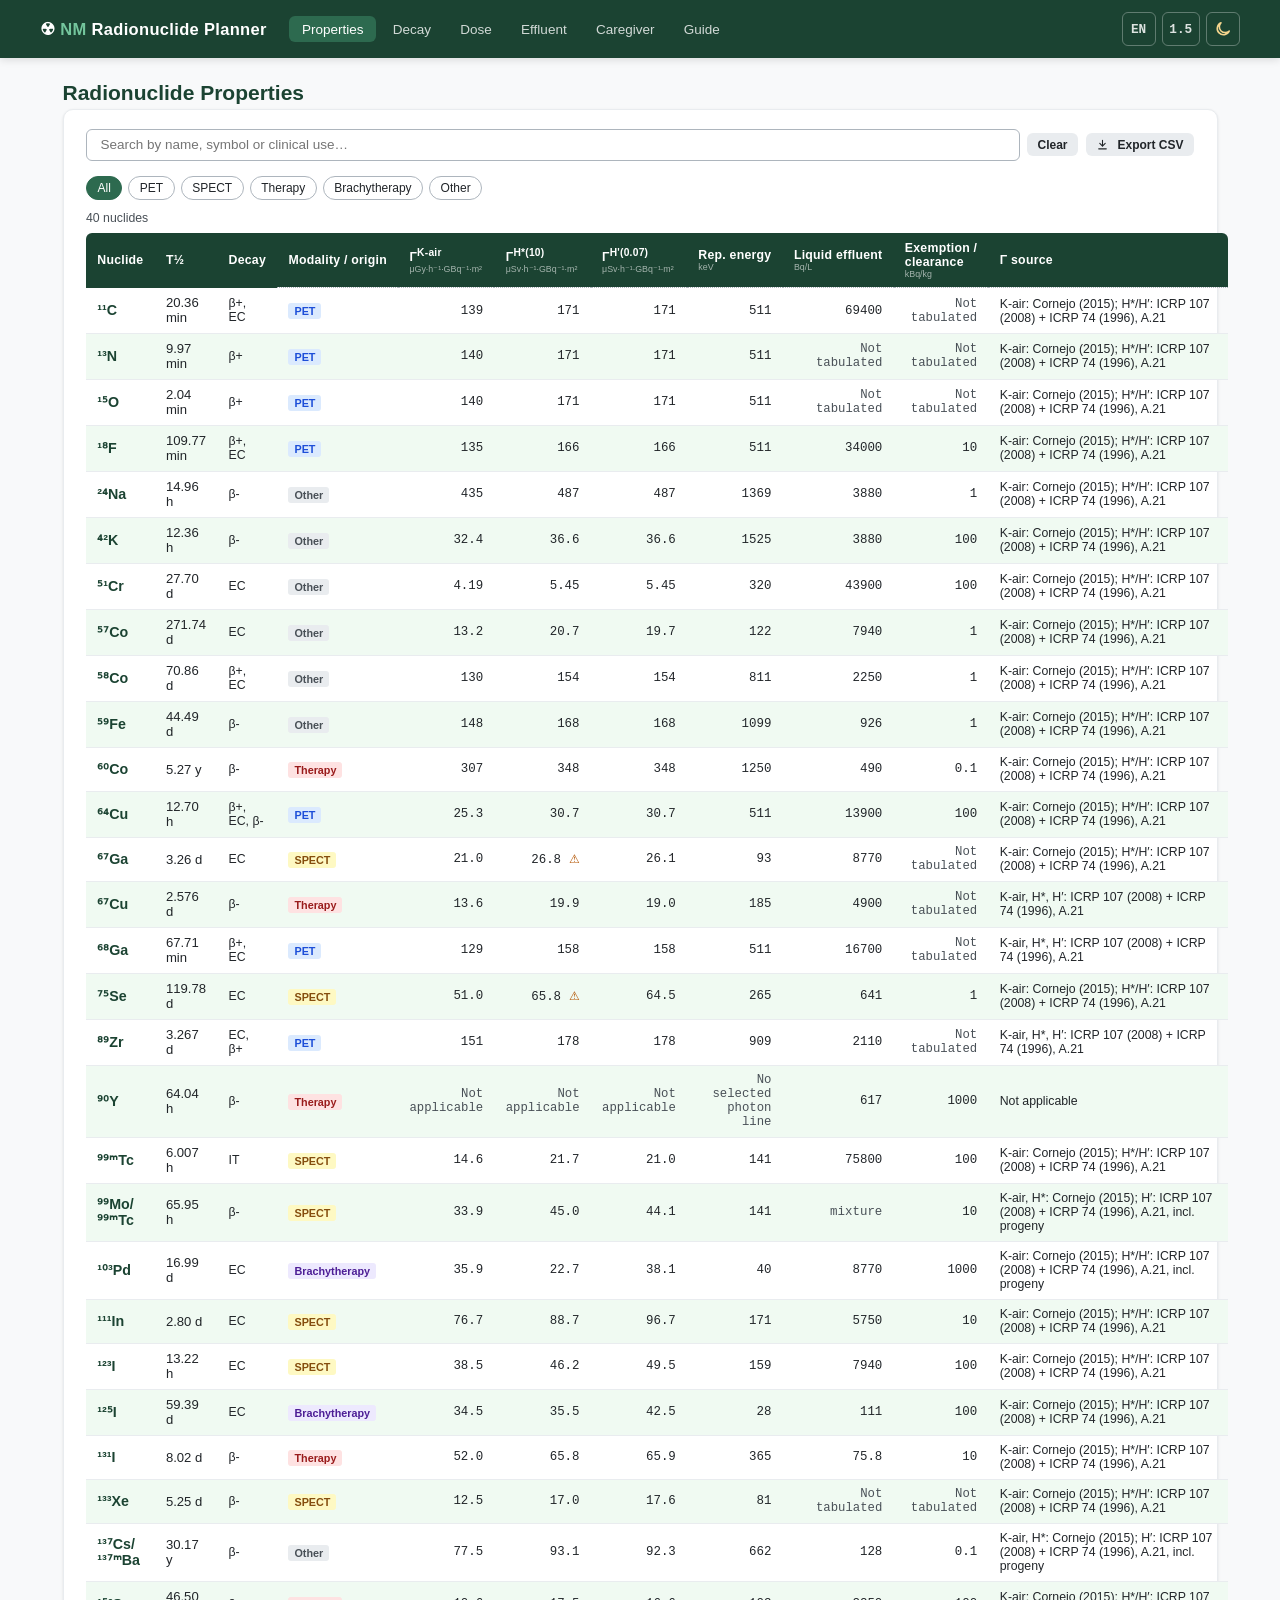
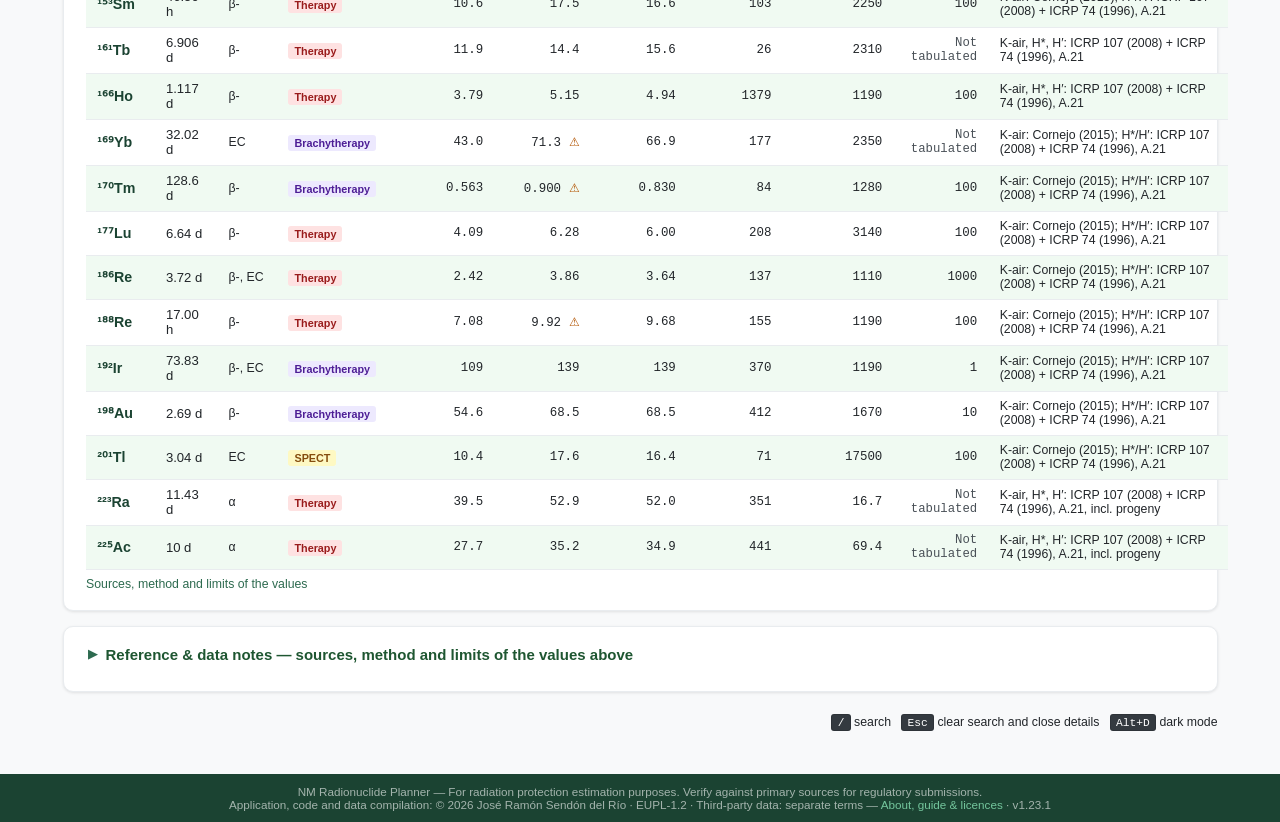
<file: index.html>
<!DOCTYPE html>
<html lang="en">
<head>
  <meta charset="UTF-8">
  <meta name="viewport" content="width=device-width, initial-scale=1.0">
  <title>NM Radionuclide Planner — Properties</title>
  <link rel="icon" type="image/svg+xml" href="assets/icons/favicon.svg">
  <link rel="apple-touch-icon" href="assets/icons/icon-180.png">
  <link rel="manifest" href="manifest.json">
  <meta name="theme-color" content="#2d6a4f">
  <link rel="stylesheet" href="css/style.css">
  <script src="js/chart.umd.min.js"></script>
</head>
<body>

<a class="skip-link" href="#main-content">Skip to main content</a>

<header class="site-header">
  <div class="inner">
    <div class="site-logo">&#9762; <span>NM</span> Radionuclide Planner</div>
    <nav class="site-nav" aria-label="Main navigation">
      <a href="index.html" class="active">Properties</a>
      <a href="decay.html">Decay</a>
      <a href="dose.html">Dose</a>
      <a href="effluent.html">Effluent</a>
      <a href="caregiver.html">Caregiver</a>
      <a href="about.html">Guide</a>
    </nav>
    <div class="header-tools">
      <button id="langToggle" type="button" class="btn-icon btn-decimal" aria-label="Language: Spanish" aria-pressed="false" title="Language of the screens: English or Spanish (calculations and CSV files do not change)">EN</button>
      <button id="decimalToggle" type="button" class="btn-icon btn-decimal" aria-label="Decimal comma" aria-pressed="false" title="Decimal separator of the displayed numbers: point or comma (input accepts both)">1.5</button>
      <button id="darkToggle" type="button" class="btn-icon" aria-label="Toggle dark mode" aria-pressed="false" title="Toggle dark mode">
        <span id="darkIcon" class="ico ico-moon" aria-hidden="true"></span>
      </button>
    </div>
  </div>
</header>

<main class="page-body" id="main-content">
  <h1 class="page-title">Radionuclide Properties</h1>

  <!-- Search & Filters -->
  <div class="card">
    <div class="search-bar">
      <!-- The placeholder is not an accessible name: it disappears as soon as the
           user types, and assistive tech should not have to rely on it. The other
           two pages label their search box; this one relied on placeholder alone
           (audit 2026-07-15). Visually hidden to keep the bar's layout. -->
      <label class="sr-only" for="searchInput">Search radionuclides</label>
      <input type="search" id="searchInput" class="search-input"
             placeholder="Search by name, symbol or clinical use…" autocomplete="off">
      <button class="btn btn-secondary btn-sm" id="clearSearch">Clear</button>
      <button class="btn btn-secondary btn-sm" id="btnExportCsv" title="Export table as CSV"><span class="ico ico-download" aria-hidden="true"></span> Export CSV</button>
    </div>
    <div class="filter-bar" id="filterBar">
      <button class="filter-btn active" data-modality="all">All</button>
      <button class="filter-btn" data-modality="PET">PET</button>
      <button class="filter-btn" data-modality="SPECT">SPECT</button>
      <button class="filter-btn" data-modality="therapy">Therapy</button>
      <button class="filter-btn" data-modality="brachytherapy">Brachytherapy</button>
      <button class="filter-btn" data-modality="other">Other</button>
    </div>
    <div id="rowCount" class="text-sm text-muted mb-1"></div>

    <div class="overflow-x-auto table-scroll-wrap" id="nuclideTableWrap">
      <table class="data-table" id="nuclideTable" aria-label="Radionuclide properties">
        <thead>
          <tr>
            <th>Nuclide</th>
            <th>T&#189;</th>
            <th>Decay</th>
            <th class="has-tooltip" tabindex="0" aria-label="Modality or origin. Curated entries show their modality; extended results show their origin (ICRP 107 or regulatory tables only) and have no modality classification." data-tooltip="Curated entries: modality. Extended results: origin of the record (ICRP 107, or regulatory tables only) — they have no modality classification.">Modality / origin</th>
            <th class="has-tooltip" tabindex="0" aria-label="Gamma K-air. Air kerma rate constant at 1 metre from 1 GBq, in microgray square metre per hour per GBq." data-tooltip="Air-kerma rate at 1 m from a 1 GBq point source, without attenuation. See the Γ source column for provenance.">&#915;<sup>K-air</sup><span class="th-unit">μGy·h⁻¹·GBq⁻¹·m²</span></th>
            <th class="has-tooltip" tabindex="0" aria-label="Gamma H star 10. Ambient dose equivalent rate constant for area monitoring and effective-dose estimation, in microsievert square metre per hour per GBq." data-tooltip="Ambient dose equivalent rate constant (area monitoring; estimator of effective dose). ICRP 74 Table A.21 coefficients.">&#915;<sup>H*(10)</sup><span class="th-unit">μSv·h⁻¹·GBq⁻¹·m²</span></th>
            <th class="has-tooltip" tabindex="0" aria-label="Gamma H prime 0.07. Directional dose equivalent rate constant for area monitoring and skin or extremity indication, in microsievert square metre per hour per GBq." data-tooltip="Directional dose equivalent rate constant at 0.07 mm depth (area monitoring; skin/extremity indicator).">&#915;<sup>H'(0.07)</sup><span class="th-unit">μSv·h⁻¹·GBq⁻¹·m²</span></th>
            <th class="has-tooltip" tabindex="0" aria-label="Representative energy: Nominal energy, for orientation only: the calculations use the full line spectrum, not this value." data-tooltip="Nominal energy, for orientation only: the calculations use the full line spectrum, not this value.">Rep. energy<span class="th-unit">keV</span></th>
            <th class="has-tooltip" tabindex="0" aria-label="Liquid effluent individual concentration level in becquerel per litre. One of several IS-28 II.A.4 conditions: a complete assessment also requires the mixture sum, the annual activity limits, an express discharge authorisation and soluble or dispersible material." data-tooltip="Individual concentration level, (1 mSv / e(g)) / 600 L — only ONE of the IS-28 II.A.4 conditions (see the reference notes below).">Liquid effluent<span class="th-unit">Bq/L</span></th>
            <th class="has-tooltip" tabindex="0" aria-label="Activity concentration value for exemption of practices or clearance of materials under RD 1217/2024 Annex IV Table A1, in kilobecquerel per kilogram." data-tooltip="RD 1217/2024 Annex IV Table A1: clearance / exemption level for any quantity of solid material (kBq/kg = Bq/g).">Exemption /<br>clearance<span class="th-unit">kBq/kg</span></th>
            <th class="has-tooltip" tabindex="0" aria-label="Source of the dose rate constants Gamma K-air, Gamma H star 10 and Gamma H prime 0.07." data-tooltip="Provenance of the three dose-rate constant columns, stated per quantity: K-air may be a published value while H*(10) and H'(0.07) are recalculated. Liquid-effluent and exemption/clearance values have their own regulatory sources.">&#915; source</th>
          </tr>
        </thead>
        <tbody id="nuclideBody">
          <tr><td colspan="11" class="text-muted text-sm loading-cell">Loading…</td></tr>
        </tbody>
      </table>
    </div>
    <p class="text-sm text-muted mt-1"><a href="#refDetails" data-open-details="refDetails">Sources, method and limits of the values</a></p>
  </div>

  <!-- Detail panel -->
  <div class="card nuclide-detail" id="detailPanel">
    <h2 class="card-title" id="detailTitle">—</h2>
    <div class="nuclide-header">
      <div class="nuclide-symbol-large" id="detailSymbol"></div>
      <div class="nuclide-meta">
        <div class="nuclide-name" id="detailName"></div>
        <div class="nuclide-use"  id="detailUse"></div>
      </div>
    </div>

    <div class="prop-grid" id="detailProps"></div>

    <div id="detailSpectrum" class="mt-2"></div>

    <div class="mt-2 d-flex gap-2 flex-wrap">
      <a id="btnDecay" class="btn btn-primary btn-sm" href="#">&#8635; Open in Decay Calculator</a>
      <a id="btnDose"  class="btn btn-primary btn-sm" href="#">&#128262; Open in Dose Estimator</a>
    </div>

    <div id="detailNotes" class="alert alert-info mt-2 hidden"></div>
  </div>

  <!-- Reference -->
  <div class="card mt-2">
    <details id="refDetails">
    <summary class="card-title">Reference &amp; data notes — sources, method and limits of the values above</summary>
    <ul class="text-sm ref-list mt-1" id="refList">
      <li><strong>32 nuclides:</strong> Cornejo et al. (2015) provides published comparison values, and its air-kerma constants are the ones shown in the K-air column. H*(10) and H'(0.07) are recalculated using the stated nuclear data (ICRP 107, 2008) and conversion coefficients (ICRP 74, 1996, Table A.21), except the H*(10) of Cs-137 and Mo-99+Tc-99m, which keep the published value; 24 of the 32 H*(10) values lie within ±2 % of the published ones, those two included. Where they differ, the difference has not been reconciled.</li>
      <li><strong>Ga-68, Zr-89, Cu-67, Tb-161, Ho-166, Ra-223 and Ac-225:</strong> no Cornejo et al. (2015) comparison value; calculated in the same way. For the two alpha-therapy chains (Ra-223, Ac-225) the constants <em>assume all progeny retained in the source and in secular equilibrium</em> — check it for the actual source (preparation time, loss of gaseous progeny).</li>
      <li><strong>Y-90:</strong> predominantly a β⁻ emitter with no photon line passing the filter; photon dose-rate constants are not applicable on this page. Dose offers a separate, explicitly experimental bremsstrahlung scenario with hypothetical container values; direct beta dose is not calculated.</li>
      <li><strong>H*(10) and H'(0.07)</strong> are both AREA-monitoring operational quantities and are always shown side by side: H*(10) estimates effective dose, H'(0.07) indicates skin/extremity dose. Neither bounds the other (H*(10) is <em>not</em> always the higher figure — for Pd-103 the stored &#915;<sup>H*(10)</sup> is about 40% below &#915;<sup>H'(0.07)</sup>). Personal dosimetry quantities are Hp(10) / Hp(0.07) / Hp(3); limit comparisons in the dose page are indicative screening only.</li>
      <li><strong>Clearance — Table A1</strong> (RD 1217/2024 Annex IV, 257 entries): activity concentration for any quantity of solid material; the same values give the exemption of unlimited quantities (Annex II A.1.c). This is the value of the «Exemption / clearance» column. Not tabulated: Annex III.1.b refers to the European Commission's "Radiation Protection 122 Part 1".</li>
      <li><strong>Exemption of moderate quantities — Table B</strong> (≤ 1000 kg): two separate criteria, not simultaneous conditions — column 3, total activity in Bq, for radioactive sources (Annex II A.1.a), and column 2, activity concentration in kBq/kg, for materials in moderate quantity (A.1.b). Shown in the detail panel. Not tabulated: Annex II A.3.a (values set by the CSN; the app includes those of the CSN Resolution of 16 June 2025, Y-88 and Ba-133, shown as «CSN value»).</li>
      <li>Both are individual values for one nuclide (mixtures are not evaluated); Decay uses them for single-nuclide estimates.</li>
      <li><strong>Liquid effluent column</strong> (individual discharge concentration level, every nuclide): (1 mSv / e(g)) / 600 L, IS-28 Annex II II.A.4, with the adult ingestion coefficient e(g) of RD 783/2001 Annex III table a), kept in force by RD 1029/2022 and the CSN Resolution of 3 April 2024 (numerical transcription: ICRP 119 Table F.1); the most restrictive chemical form governs. It is only one condition of II.A.4: the mixture sum of fractions &le; 1 and the annual activity limits (10 GBq H-3, 1 GBq C-14, &lt; 1 GBq the rest combined) are not evaluated here, and II.A.4 also requires an express discharge authorisation and soluble or readily dispersible material. The facility's authorisation prevails.</li>
      <li><strong>Example applications</strong> shown for the curated nuclides are illustrative. They mix current, historical and research uses and do not indicate marketing authorisation, clinical status or availability in Spain.</li>
    </ul>
    </details>
  </div>
</main>

<footer class="site-footer">
  NM Radionuclide Planner &mdash; For radiation protection estimation purposes.
  Verify against primary sources for regulatory submissions.
  <br>Application, code and data compilation: &copy; 2026 José Ramón Sendón del Río &middot; EUPL-1.2 &middot; Third-party data: separate terms &mdash;
  <a href="about.html">About, guide &amp; licences</a> <span class="app-version" translate="no"></span>
</footer>

<script src="data/nuclides-data.js"></script>
<script src="data/icrp107-data.js"></script>
<script src="js/data.js"></script>
<script src="js/physics.js"></script>
<script src="js/nuclide-id.js"></script>
<script src="js/db.js"></script>
<script src="js/i18n-es.js"></script>
<script src="js/i18n.js"></script>
<script src="js/ui.js"></script>
<script src="js/icrp107-loader.js"></script>
<script src="js/utils.js"></script>
<script src="data/regulatory-data.js"></script>
<script src="js/regulatory.js"></script>
<script>
(async () => {
  // ---- Regulatory values for any nuclide (curated or ICRP 107 extended) ----
  // RD 1217/2024 Annex IV Tables A1 and B, and the adult public e(g) with its
  // IS-28 individual discharge level. Explicit "not tabulated" states (audit
  // 2026-10-03): an absent value is never shown as if the nuclide were exempt.
  const fmt3 = v => UTILS.fmtSig(v, 3);
  function regulatoryItemsHtml(id, { withIngestion }) {
    const esc = UTILS.escapeHtml;
    const a1 = REGULATORY.clearanceA1(id);
    const b = REGULATORY.exemptionB(id);
    const tag = r => (r.note ? ` (${esc(r.note)})` : '');
    let html = a1.status === 'listed'
      ? `<div class="prop-item"><div class="prop-key">Clearance / exemption, Table A1</div>
           <div class="prop-val">${UTILS.fmtSig(a1.rows[0].kBq_kg, 1)}${tag(a1.rows[0])}</div>
           <div class="prop-note">kBq/kg · RD 1217/2024 Annex IV Table A1${a1.rows[0].progeny.length ? ` · progeny ${esc(a1.rows[0].progeny.join(', '))}` : ''}</div></div>`
      : `<div class="prop-item"><div class="prop-key">Clearance / exemption, Table A1</div>
           <div class="prop-val">Not tabulated</div>
           <div class="prop-note">Annex III.1.b: RP 122 Part 1${a1.natural ? ' · natural: Table A2' : ''}</div></div>`;
    html += b.status === 'listed'
      ? b.rows.map(r => `<div class="prop-item"><div class="prop-key">Exemption ≤ 1000 kg, Table B${b.rows.length > 1 ? tag(r) : ''}</div>
           <div class="prop-val">${UTILS.fmtSig(r.conc_kBq_kg, 1)} kBq/kg · ${UTILS.fmtSig(r.activity_Bq, 1)} Bq</div>
           <div class="prop-note">column 2 (concentration) · column 3 (total activity)${b.rows.length > 1 ? '' : tag(r)}</div></div>`).join('')
      : b.status === 'csn'
      ? b.rows.map(r => `<div class="prop-item"><div class="prop-key">Exemption ≤ 1000 kg, CSN value</div>
           <div class="prop-val">${UTILS.fmtSig(r.conc_kBq_kg, 1)} kBq/kg · ${UTILS.fmtSig(r.activity_Bq, 1)} Bq</div>
           <div class="prop-note">not in Table B · CSN Resolution of 16 June 2025 (Annex II A.3.a)</div></div>`).join('')
      : `<div class="prop-item"><div class="prop-key">Exemption ≤ 1000 kg, Table B</div>
           <div class="prop-val">Not tabulated</div>
           <div class="prop-note">Annex II A.3.a: CSN values</div></div>`;
    if (withIngestion) {
      const ing = REGULATORY.ingestionAdult(id);
      const lvl = REGULATORY.dischargeLevel(id);
      html += ing.status === 'listed'
        ? `<div class="prop-item"><div class="prop-key">Adult ingestion e(g)</div>
             <div class="prop-val">${UTILS.fmtSig(ing.governing.e_Sv_per_Bq, 2)}</div>
             <div class="prop-note">Sv/Bq · RD 783/2001 Annex III table a), kept in force${ing.rows.length > 1 ? ` · most restrictive of ${ing.rows.length} forms` : ''}</div></div>
           <div class="prop-item"><div class="prop-key">Individual discharge concentration level</div>
             <div class="prop-val">${fmt3(lvl.Bq_per_L)}</div>
             <div class="prop-note">Bq/L · IS-28 II.A.4 individual level</div></div>`
        : `<div class="prop-item"><div class="prop-key">Adult ingestion e(g)</div>
             <div class="prop-val">Not tabulated</div>
             <div class="prop-note">No adult public ingestion coefficient tabulated under this identifier (e.g. noble gases)</div></div>`;
    }
    return html;
  }
  // Notes that qualify the regulatory values (progeny, source inconsistencies, forms)
  function regulatoryNotes(id, { withIngestion }) {
    const esc = UTILS.escapeHtml;
    const out = [];
    const a1 = REGULATORY.clearanceA1(id);
    if (a1.status === 'listed') {
      const r = a1.rows[0];
      if (r.note_text) out.push(`Table A1 ${esc(r.id)} (${esc(r.note)}): ${esc(r.note_text)} Progeny: ${esc(r.progeny.join(', ') || 'none listed')}.`);
      if (r.source_inconsistency) out.push(`&#9888; Table A1 ${esc(r.id)}: ${esc(r.source_inconsistency)}`);
    } else {
      out.push(esc(a1.text) + (a1.natural_text ? ' ' + esc(a1.natural_text) : ''));
    }
    const b = REGULATORY.exemptionB(id);
    if (b.status === 'listed') {
      for (const r of b.rows) {
        if (r.note_text) out.push(`Table B ${esc(r.id)}${r.note ? ` (${esc(r.note)})` : ''}: ${esc(r.note_text)}${r.progeny.length ? ` Progeny: ${esc(r.progeny.join(', '))}.` : ''}`);
        if (r.source_inconsistency) out.push(`&#9888; Table B ${esc(r.id)}: ${esc(r.source_inconsistency)}`);
      }
    } else {
      out.push(esc(b.text));
    }
    if (withIngestion) {
      const ing = REGULATORY.ingestionAdult(id);
      if (ing.status === 'listed' && ing.rows.length > 1) {
        const forms = ing.rows.map(r => `${UTILS.fmtSig(r.e_Sv_per_Bq, 2)} Sv/Bq${r.compound ? ' (' + esc(r.compound) + ')' : ''}, f1 (> 1 y) ${UTILS.num(r.f1_over_1y)}`).join('; ');
        out.push(`Adult ingestion e(g), tabulated forms: ${forms}. The most restrictive governs the discharge level shown.`);
      }
    }
    return out;
  }
  // ---- UI initialization ----
  UI.initDarkMode();
  UI.initVersion();
  UI.initDecimal();
  UI.initLanguage();
  UI.initPrint();
  UI.initKeyboard();

  // ---- Load data ----
  let nuclides = [];
  try {
    nuclides = await DB.load();
    await REGULATORY.load().catch(err => console.warn('Regulatory data not available:', err));
    // Load ICRP 107 extended database
    await ICRP107._ensureLoaded().catch(err => console.warn('ICRP 107 index not available:', err));
  } catch (e) {
    document.getElementById('nuclideBody').innerHTML =
      `<tr><td colspan="11" style="color:var(--danger);padding:1rem;">Error loading database: ${e.message}</td></tr>`;
    return;
  }

  let activeModality = 'all';
  let activeSearch   = '';
  let selectedId     = null;
  let currentData    = [];

  // ---- Render table ----
  function modalityTag(n) {
    const map = { PET:'pet', SPECT:'spect', therapy:'therapy', brachytherapy:'brachy', other:'other' };
    // Same labels as the filter buttons (the stored keys are lowercase for therapy/other)
    const label = { PET:'PET', SPECT:'SPECT', therapy:'Therapy', brachytherapy:'Brachytherapy', other:'Other' };
    const cls = map[n.modality] || 'other';
    return `<span class="tag tag-${cls}">${UTILS.escapeHtml(label[n.modality] || n.modality || '—')}</span>`;
  }

  function fmtGamma(val) {
    if (val === null || val === undefined) return '<span class="text-muted text-sm">Not applicable</span>';
    // 3 significant figures: the precision of the ICRP 74 coefficients (R-06).
    return `<span class="mono">${UTILS.fmtSig(val, 3)}</span>`;
  }

  // Warning marker when the stored (ICRP 107-recalculated) Γ H*(10) deviates
  // more than 5% from the published Cornejo et al. (2015) Tabla III value
  function cornejoDeviationNote(n) {
    const pub = n.cornejo_validation && n.cornejo_validation.gamma_H10_Cornejo;
    if (pub == null || n.gamma_H10 == null) return '';
    const dev = (n.gamma_H10 - pub) / pub * 100;
    if (Math.abs(dev) <= 5) return '';
    return ` <span title="Recalculated using the stated nuclear data and conversion coefficients; difference not reconciled: ${dev > 0 ? '+' : ''}${UTILS.dec(dev.toFixed(1))}% from the published Cornejo et al. (2015) value (${UTILS.num(pub)})" style="cursor:help;color:var(--warning-text)">&#9888;</span>`;
  }

  /**
   * β endpoint card. ICRP 107 BET data: e_max_beta_MeV is the HIGHEST endpoint
   * over all beta branches and beta_yield_per_decay the betas per decay, so a
   * negligible branch (Tc-99m, 0.0037 %) or chain progeny (Ra-223, Ac-225) is
   * said explicitly instead of being read as the nuclide's beta energy
   * (audit 2026-10-14, N-02).
   */
  // ---- Photon spectrum: chart + table, one implementation for curated and
  // extended entries. Linear energy axis with {x, y} bars (never a category
  // axis); logarithmic y by default because yields span ~4 decades and the weak
  // lines are the ones that dominate behind a shield; a linear y is offered (it
  // reads the dose shares best, but hides the weak lines). Two views: yield per
  // 100 decays, and each line's share of Γ^H*(10) — n·h*(10)(E) from
  // PHYSICS.calcGammaConstants, the same calculation that gives Γ.
  let spectrumChart = null;
  let spectrumState = null;   // { photons, chain, id, view }
  let spectrumScale = 'log';  // y scale, kept when another nuclide is opened
  const SPECTRUM_TYPES = [['G', 'Gamma'], ['X', 'X-ray'], ['AQ', 'Annihilation']];

  function renderSpectrum(photons, opts = {}) {
    const host = document.getElementById('detailSpectrum');
    if (spectrumChart) { spectrumChart.destroy(); spectrumChart = null; }
    spectrumState = null;
    if (!photons || !photons.length) { host.innerHTML = opts.note || ''; return; }
    // Extended entries with equilibrium progeny list the emitter of each line.
    const showFrom = !!opts.progeny;
    const rows = photons.map(p => `<tr><td class="mono">${UTILS.dec(Number(p.energy_keV).toFixed(1))}</td><td class="mono">${UTILS.fmtSig(p.yield_percent, 2)}</td><td class="mono">${UTILS.escapeHtml(p.type)}</td>${showFrom ? `<td class="mono">${UTILS.escapeHtml(p.from || '')}</td>` : ''}</tr>`).join('');
    const title = opts.chain ? 'Parent-only photon spectrum; dose constants include the stated progeny'
      : showFrom ? `Photon spectrum, parent + progeny in equilibrium (${UTILS.escapeHtml(opts.progeny)})` : 'Photon spectrum';
    host.innerHTML = `
      <div class="d-flex justify-between flex-wrap gap-1 align-center">
        <div style="font-weight:600;">${title} (E ≥ 20 keV, yield ≥ 0.01%)</div>
        <div class="filter-bar" role="group" aria-label="Spectrum view" style="margin-bottom:0;">
          <button type="button" class="filter-btn active" data-spectrum-view="yield" aria-pressed="true">Yield</button>
          <button type="button" class="filter-btn" data-spectrum-view="dose" aria-pressed="false">Share of &#915;<sup>H*(10)</sup></button>
        </div>
        <div class="filter-bar" role="group" aria-label="Y-axis scale" style="margin-bottom:0;">
          <button type="button" class="filter-btn${spectrumScale === 'log' ? ' active' : ''}" data-spectrum-scale="log" aria-pressed="${spectrumScale === 'log'}">Log</button>
          <button type="button" class="filter-btn${spectrumScale === 'linear' ? ' active' : ''}" data-spectrum-scale="linear" aria-pressed="${spectrumScale === 'linear'}">Linear</button>
        </div>
      </div>
      <div class="chart-wrap" style="height:240px;">
        <canvas id="spectrumChart" role="img" aria-label="Photon spectrum of ${UTILS.safeAttr(opts.id || '')}: energy against yield or dose share; the table below lists the same lines"></canvas>
      </div>
      <div class="form-hint" id="spectrumHint"></div>
      <details class="spectrum-lines mt-1"${photons.length <= 12 ? ' open' : ''}>
        <summary>Line table (${photons.length} line${photons.length === 1 ? '' : 's'})</summary>
        <div class="overflow-x-auto">
        <table style="font-size:0.9em;width:100%;">
          <thead style="background:var(--white);border-bottom:1px solid var(--border);">
            <tr>
              <th style="padding:0.3rem 0.5rem;text-align:right;border-right:1px solid var(--border);">E [keV]</th>
              <th style="padding:0.3rem 0.5rem;text-align:left;border-right:1px solid var(--border);">Yield [%]</th>
              <th style="padding:0.3rem 0.5rem;text-align:left;${showFrom ? 'border-right:1px solid var(--border);' : ''}">Type</th>
              ${showFrom ? '<th style="padding:0.3rem 0.5rem;text-align:left;">Emitter</th>' : ''}
            </tr>
          </thead>
          <tbody>${rows}</tbody>
        </table>
        </div>
      </details>
      <div class="form-hint">Energies to 0.1 keV, as stored in the ICRP 107 index. Type — G: gamma; X: X-ray; AQ: annihilation photons. Yield: photons emitted per 100 decays${showFrom ? ' of the parent (progeny lines scaled by their equilibrium activity per parent decay)' : ''}.</div>`;
    spectrumState = { photons, chain: !!opts.chain, id: opts.id, view: 'yield' };
    host.querySelectorAll('[data-spectrum-view]').forEach(btn => btn.addEventListener('click', () => {
      host.querySelectorAll('[data-spectrum-view]').forEach(b => {
        const on = b === btn;
        b.classList.toggle('active', on);
        b.setAttribute('aria-pressed', on ? 'true' : 'false');
      });
      spectrumState.view = btn.dataset.spectrumView;
      drawSpectrum();
    }));
    host.querySelectorAll('[data-spectrum-scale]').forEach(btn => btn.addEventListener('click', () => {
      host.querySelectorAll('[data-spectrum-scale]').forEach(b => {
        const on = b === btn;
        b.classList.toggle('active', on);
        b.setAttribute('aria-pressed', on ? 'true' : 'false');
      });
      spectrumScale = btn.dataset.spectrumScale;
      drawSpectrum();
    }));
    drawSpectrum();
  }

  function drawSpectrum() {
    if (!spectrumState || typeof Chart === 'undefined') return;
    const { photons, chain, view } = spectrumState;
    const theme = UI.getChartTheme();
    const calc = PHYSICS.calcGammaConstants(photons);
    if (!calc.contributions.length || !(calc.gammaH10 > 0)) return;
    const dose = view === 'dose';
    const log = spectrumScale !== 'linear';
    const pts = calc.contributions.map(c => ({
      x: c.energy_keV,
      y: dose ? 100 * c.contrib_H10 / calc.gammaH10 : c.yield_percent,
      type: String(c.type).toUpperCase(),
      yieldPct: c.yield_percent,
      share: 100 * c.contrib_H10 / calc.gammaH10,
    }));
    // at least a factor 2 below the weakest line, so no bar has zero height
    // (a line exactly on a decade, or a single line such as F-18's 193.5 %)
    const yMin = Math.pow(10, Math.floor(Math.log10(Math.min(...pts.map(p => p.y)) / 2)));
    // a factor 2 above the tallest bar (not the next decade: a 100 % line put the
    // top at 1000 %); the log axis labels decades only. A share never exceeds 100 %.
    const yTop = Math.max(...pts.map(p => p.y));
    const yMax = Math.min(dose ? 100 : Infinity, 2 * yTop);
    const datasets = SPECTRUM_TYPES.map(([type, label]) => ({
      _type: type,
      label,
      data: pts.filter(p => p.type === type),
      backgroundColor: theme.spectrum[type],
      borderColor: theme.spectrum[type],
      barThickness: 3,
      grouped: false,
      borderRadius: 1,
    })).filter(d => d.data.length);
    if (spectrumChart) spectrumChart.destroy();
    spectrumChart = new Chart(document.getElementById('spectrumChart').getContext('2d'), {
      type: 'bar',
      data: { datasets },
      options: {
        color: theme.text, responsive: true, maintainAspectRatio: false, animation: false,
        plugins: {
          legend: { position: 'top', labels: { boxWidth: 12, font: { size: 11 } } },
          tooltip: { callbacks: {
            title: items => items.length ? `${UTILS.num(items[0].raw.x)} keV` : '',
            label: c => `${c.dataset.label}: yield ${UTILS.fmt(c.raw.yieldPct)} % · share of Γ H*(10) ${UTILS.fmt(c.raw.share)} %`,
          } },
        },
        scales: {
          x: {
            type: 'linear', min: 0, grace: '3%',   // rounded maximum chosen by Chart.js
            title: { display: true, text: 'Photon energy (keV)', color: theme.text },
            ticks: { color: theme.text, maxTicksLimit: 10 }, grid: { color: theme.grid },
          },
          y: log ? {
            type: 'logarithmic', min: yMin, max: yMax,
            title: { display: true, text: dose ? 'Share of Γ H*(10) (%)' : 'Yield (% per decay)', color: theme.text },
            ticks: { color: theme.text, callback: v => (Math.abs(Math.log10(v) - Math.round(Math.log10(v))) < 1e-9 ? `${UTILS.num(Number(v.toPrecision(1)))} %` : '') },
            grid: { color: theme.grid },
          } : {
            // linear: from zero, rounded maximum chosen by Chart.js; a share
            // axis stops at 100 %
            type: 'linear', min: 0, grace: '5%', ...(dose && yTop > 90 ? { max: 100 } : {}),
            title: { display: true, text: dose ? 'Share of Γ H*(10) (%)' : 'Yield (% per decay)', color: theme.text },
            ticks: { color: theme.text, maxTicksLimit: 8, callback: v => `${UTILS.num(v)} %` },
            grid: { color: theme.grid },
          },
        },
      },
    });
    document.getElementById('spectrumHint').textContent = dose
      ? `Each line's share of Γ H*(10), n·h*(10)(E) with ICRP 74 Table A.21; the bars add up to 100 %.${chain ? " Share of the parent's lines only; the stored Γ includes the progeny." : ''}`
      : log ? 'Photons per 100 decays, logarithmic scale.'
        : 'Photons per 100 decays, linear scale: lines below about 1 % of the tallest are not visible (the table lists them all).';
  }

  document.addEventListener('nm-theme-change', drawSpectrum);

  // Decimal separator switched in the header: redraw the table and the open
  // detail panel in place (no scroll).
  let quietRender = false;
  document.addEventListener('nm-decimal-change', () => {
    quietRender = true;
    try {
      if (selectedId && document.getElementById('detailPanel').classList.contains('visible')) selectNuclide(selectedId);
      else renderTable();
    } finally { quietRender = false; }
  });

  function betaEnergyItem(n) {
    if (!n.e_max_beta_MeV) return '';
    const y = n.beta_yield_per_decay;
    const notes = ['MeV — highest endpoint over all β branches, ICRP 107'];
    if (n.e_max_beta_chain) notes.push('from progeny in the decay chain');
    if (Number.isFinite(y) && y < 0.01) notes.push(`minor β branch: ${UTILS.fmt(y * 100)} % of decays`);
    else if (Number.isFinite(y)) notes.push(`${UTILS.fmt(y)} β per decay`);
    return `<div class="prop-item"><div class="prop-key">β E<sub>max</sub></div><div class="prop-val">${UTILS.num(Number(n.e_max_beta_MeV.toPrecision(4)))}</div>` +
      `<div class="prop-note">${UTILS.escapeHtml(notes.join('; '))}</div></div>`;
  }

  // Regulatory levels are stored to 3 significant figures (R-06: fmt() showed
  // "3880.0" next to "6.9×10⁴" in the same column).
  function fmtNumber(val) {
    return UTILS.fmtSig(val, 3);
  }

  // Provenance of the three dose-rate constants, PER QUANTITY (copy audit
  // 2026-10-03, T07): since the 2026-10 regeneration H*(10) and H'(0.07) are
  // recalculated, while Γ K-air of the 32 Cornejo entries is still the value
  // published in Cornejo et al. (2015), recorded in gamma_Kair_source.
  const SRC_CALC = 'ICRP 107 (2008) + ICRP 74 (1996), A.21';
  function gammaSourceLabel(n) {
    if (n.id === 'Y-90') return 'Not applicable';
    if (!n.source) return 'Not recorded';
    // H'(0.07) of the two Cornejo entries is calculated (Cornejo publishes none for them, R-03)
    if (n.source.startsWith('Cornejo')) return n.gamma_H007_source ? `K-air, H*: Cornejo (2015); H′: ${SRC_CALC}, incl. progeny` : 'K-air, H*, H′: Cornejo (2015)';
    const kair = n.gamma_Kair_source || '';
    const hs = n.chain_members ? `${SRC_CALC}, incl. progeny` : SRC_CALC;
    if (kair.startsWith('Cornejo')) return `K-air: Cornejo (2015); H*/H′: ${hs}`;
    if (kair.startsWith('Calculated')) return `K-air, H*, H′: ${hs}`;
    return `K-air: source not recorded; H*/H′: ${hs}`;
  }

  // Regulatory values for rows without curated fields (ICRP 107 extended
  // results), so a dash never has to stand for "look in the detail panel" (T14).
  const cellStatus = text => `<span class="text-muted text-sm">${text}</span>`;
  function extendedClearanceCell(id) {
    if (typeof REGULATORY === 'undefined') return cellStatus('See details');
    const c = REGULATORY.clearanceA1(id);
    return c.status === 'listed' ? `<span class="mono">${UTILS.num(c.rows[0].kBq_kg)}</span>` : cellStatus('Not tabulated');
  }
  function extendedDischargeCell(id) {
    if (typeof REGULATORY === 'undefined') return cellStatus('See details');
    const lvl = REGULATORY.dischargeLevel(id);
    return lvl ? `<span class="mono">${fmtNumber(lvl.Bq_per_L)}</span>` : cellStatus('Not tabulated');
  }

  function fmtEffluentLimit(n) {
    if (n.effluent_liquid_components && n.effluent_liquid_components.length) {
      return '<span class="text-muted" title="Assess mixture components separately">mixture</span>';
    }
    if (n.effluent_liquid_limit_Bq_per_L === null || n.effluent_liquid_limit_Bq_per_L === undefined) {
      return cellStatus('Not tabulated');
    }
    return `<span class="mono">${fmtNumber(n.effluent_liquid_limit_Bq_per_L)}</span>`;
  }

  function icrpDisplaySymbol(id) {
    const sup = {'0':'⁰','1':'¹','2':'²','3':'³','4':'⁴','5':'⁵','6':'⁶','7':'⁷','8':'⁸','9':'⁹','m':'ᵐ'};
    const dash = id.indexOf('-');
    if (dash === -1) return id;
    const element = id.slice(0, dash);
    const mass    = id.slice(dash + 1).replace(/./g, c => sup[c] ?? c);
    return mass + element;
  }

  function enrichIcrpNuclide(n) {
    // Same default as the Dose page: short-lived progeny in equilibrium (R-01).
    const progeny = ICRP107.progeny(n.id);
    const constants = ICRP107.calcConstants(n.id, { progeny: progeny.length > 0 });
    return {
      ...n,
      _icrp107: true,
      symbol: icrpDisplaySymbol(n.id),
      name: n.id,
      decay_modes: n.decay_modes || [],
      representative_energy_keV: null,
      gamma_H10: constants ? Number(constants.gammaH10.toPrecision(4)) : null,
      gamma_H007: constants ? Number(constants.gammaH007.toPrecision(4)) : null,
      _progenyIds: progeny.filter(m => m.fraction >= 1e-3).map(m => m.id).join(', '),
      source: 'ICRP 107',
    };
  }

  function progenyMark(n) {
    return n._progenyIds
      ? ` <span title="Includes the short-lived progeny in equilibrium: ${UTILS.safeAttr(n._progenyIds)}" style="cursor:help;">+</span>`
      : '';
  }

  function renderTable() {
    let data = DB.getAll();
    if (activeModality !== 'all') data = data.filter(n => n.modality === activeModality);

    // Apply search filter to DB results
    if (activeSearch) {
      data = DB.search(activeSearch);
      if (activeModality !== 'all') data = data.filter(n => n.modality === activeModality);

      // If no DB results and we have a search query, try ICRP 107
      if (data.length === 0 && ICRP107 && ICRP107.isReady()) {
        const icrpResults = ICRP107.search(activeSearch);
        // Add ICRP 107 results as synthetic entries (not filtered by modality, no clinical data),
        // plus identifiers that exist only in the regulatory tables (H-11)
        data = icrpResults.map(enrichIcrpNuclide)
          .concat(regulatoryOnlyMatches(activeSearch).map(id => ({ id, symbol: id, _regOnly: true })));
      }
    }

    currentData = data;
    const extendedShown = data.some(n => n._icrp107 || n._regOnly);
    document.getElementById('rowCount').textContent = `${data.length} nuclide${data.length !== 1 ? 's' : ''}` +
      (extendedShown && activeModality !== 'all' ? ' — Extended results have no modality classification; the modality filter is not applied to them' : '');

    const rows = data.map(n => {
      if (n._regOnly) return regulatoryOnlyRow(n.id);
      const sel = n.id === selectedId ? 'selected' : '';
      const decayStr = [...new Set((n.decay_modes || []).map(d => d.mode || 'decay'))].join(', ');

      if (n._icrp107) {
        // ICRP 107 extended database entry
        const icrpBadge = '<span class="tag tag-icrp107" style="font-size:0.85em;">ICRP 107</span>';
        return `<tr class="${sel}" data-id="${n.id}" style="opacity:0.85;">
          <td class="sym">${UTILS.escapeHtml(n.symbol)}</td>
          <td>${UTILS.escapeHtml(UTILS.dec(n.half_life_display))}</td>
          <td class="text-sm">${UTILS.escapeHtml(decayStr)}</td>
          <td>${icrpBadge}</td>
          <td class="num">${cellStatus('Not calculated')}</td>
          <td class="num">${n.gamma_H10 == null ? cellStatus('No selected photon line') : fmtGamma(n.gamma_H10) + progenyMark(n)}</td>
          <td class="num">${n.gamma_H007 == null ? cellStatus('No selected photon line') : fmtGamma(n.gamma_H007) + progenyMark(n)}</td>
          <td class="num">${cellStatus('See details')}</td>
          <td class="num">${extendedDischargeCell(n.id)}</td>
          <td class="num">${extendedClearanceCell(n.id)}</td>
          <td class="text-sm"><div class="src-text">H*/H′: ${SRC_CALC}${n._progenyIds ? `, incl. ${UTILS.escapeHtml(n._progenyIds)}` : ''} (not manually validated)</div></td>
        </tr>`;
      }

      const h007note = n.H007_from_cornejo
        ? ` <span title="H'(0.07) from Cornejo et al. — applies for extremity dose" style="cursor:help;color:var(--warning-text)">&#9888;</span>`
        : '';
      return `<tr class="${sel}" data-id="${n.id}">
        <td class="sym">${UTILS.escapeHtml(n.symbol)}</td>
        <td>${UTILS.escapeHtml(UTILS.dec(n.half_life_display))}</td>
        <td class="text-sm">${UTILS.escapeHtml(decayStr)}</td>
        <td>${modalityTag(n)}</td>
        <td class="num">${fmtGamma(n.gamma_Kair)}</td>
        <td class="num">${fmtGamma(n.gamma_H10)}${cornejoDeviationNote(n)}</td>
        <td class="num">${fmtGamma(n.gamma_H007)}${h007note}</td>
        <td class="num">${n.representative_energy_keV != null ? UTILS.num(n.representative_energy_keV) : cellStatus('No selected photon line')}</td>
        <td class="num">${fmtEffluentLimit(n)}</td>
        <td class="num">${n.clearance_a1_kBq_per_kg != null ? UTILS.num(n.clearance_a1_kBq_per_kg) : cellStatus('Not tabulated')}</td>
        <td class="text-sm"><div class="src-text">${UTILS.escapeHtml(gammaSourceLabel(n))}</div></td>
      </tr>`;
    }).join('');

    if (!rows && activeSearch) {
      // No results in main DB and there's a search query
      document.getElementById('nuclideBody').innerHTML =
        `<tr><td colspan="11" class="text-muted text-sm" style="padding:1rem;">
          No results in main database.
          <button id="btnSearchIcrp107" class="btn btn-secondary btn-sm" style="margin-left:0.5rem;">Search in ICRP 107</button>
        </td></tr>`;
      document.getElementById('btnSearchIcrp107').addEventListener('click', () => searchIcrp107());
    } else {
      document.getElementById('nuclideBody').innerHTML = rows ||
        '<tr><td colspan="11" class="text-muted text-sm" style="padding:1rem;">No results.</td></tr>';
    }

    // Re-bind click handlers
    document.querySelectorAll('#nuclideBody tr[data-id]').forEach(tr => {
      tr.addEventListener('click', () => selectNuclide(tr.dataset.id));
    });
  }

  // Identifiers present only in the regulatory tables (RD 1217/2024 A1/B, adult
  // e(g)) and in neither the curated database nor ICRP 107 — e.g. Nb-98. They are
  // shown with their regulatory values only (audit 2026-10-03, H-11).
  function regulatoryOnlyMatches(query) {
    if (typeof REGULATORY === 'undefined') return [];
    const q = String(query || '').toLowerCase().replace(/[\s-]/g, '');
    if (!q) return [];
    return REGULATORY.allIds().filter(id =>
      !DB.getById(id) && !(ICRP107 && ICRP107.isReady() && ICRP107.get(id)) &&
      id.toLowerCase().replace(/[\s-]/g, '').includes(q));
  }
  function regulatoryOnlyRow(id) {
    const sel = id === selectedId ? 'selected' : '';
    return `<tr class="${sel}" data-id="${UTILS.escapeHtml(id)}" style="opacity:0.85;">
      <td class="sym">${UTILS.escapeHtml(id)}</td>
      <td>${cellStatus('No nuclear data')}</td><td>${cellStatus('No nuclear data')}</td>
      <td><span class="tag tag-other" style="font-size:0.85em;">Regulatory only</span></td>
      <td class="num">${cellStatus('Not calculated')}</td><td class="num">${cellStatus('Not calculated')}</td><td class="num">${cellStatus('Not calculated')}</td>
      <td class="num">${cellStatus('No nuclear data')}</td><td class="num">${extendedDischargeCell(id)}</td><td class="num">${extendedClearanceCell(id)}</td>
      <td class="text-sm"><div class="src-text">RD 1217/2024 / RD 783/2001 tables only — no nuclear data</div></td>
    </tr>`;
  }

  // Search in ICRP 107 database
  function searchIcrp107() {
    if (!ICRP107 || !ICRP107.isReady()) {
      // Said in the table: no blocking dialog (project rule)
      document.getElementById('nuclideBody').innerHTML =
        '<tr><td colspan="11" class="text-muted text-sm" style="padding:1rem;">The ICRP 107 database is not loaded yet. Please try again in a moment.</td></tr>';
      return;
    }

    const icrpResults = ICRP107.search(activeSearch);
    const regOnlyExtra = regulatoryOnlyMatches(activeSearch);
    if (icrpResults.length === 0) {
      const regOnly = regOnlyExtra;
      document.getElementById('nuclideBody').innerHTML = regOnly.length
        ? regOnly.map(regulatoryOnlyRow).join('')
        : `<tr><td colspan="11" class="text-muted text-sm" style="padding:1rem;">
          No results found in ICRP 107 either. Try a different search term.
        </td></tr>`;
      document.querySelectorAll('#nuclideBody tr[data-id]').forEach(tr => {
        tr.addEventListener('click', () => selectNuclide(tr.dataset.id));
      });
      return;
    }

    // Convert ICRP 107 results to table rows
    currentData = icrpResults.map(enrichIcrpNuclide);

    const rows = currentData.map(n => {
      const sel = n.id === selectedId ? 'selected' : '';
      const decayStr = [...new Set((n.decay_modes || []).map(d => d.mode || 'decay'))].join(', ');
      const icrpBadge = '<span class="tag tag-icrp107" style="font-size:0.85em;">ICRP 107</span>';
      return `<tr class="${sel}" data-id="${UTILS.escapeHtml(n.id)}" style="opacity:0.85;">
        <td class="sym">${UTILS.escapeHtml(n.symbol)}</td>
        <td>${UTILS.escapeHtml(UTILS.dec(n.half_life_display))}</td>
        <td class="text-sm">${UTILS.escapeHtml(decayStr)}</td>
        <td>${icrpBadge}</td>
        <td class="num">${cellStatus('Not calculated')}</td>
        <td class="num">${n.gamma_H10 == null ? cellStatus('No selected photon line') : fmtGamma(n.gamma_H10) + progenyMark(n)}</td>
        <td class="num">${n.gamma_H007 == null ? cellStatus('No selected photon line') : fmtGamma(n.gamma_H007) + progenyMark(n)}</td>
        <td class="num">${cellStatus('See details')}</td>
        <td class="num">${extendedDischargeCell(n.id)}</td>
        <td class="num">${extendedClearanceCell(n.id)}</td>
        <td class="text-sm"><div class="src-text">H*/H′: ${SRC_CALC}${n._progenyIds ? `, incl. ${UTILS.escapeHtml(n._progenyIds)}` : ''} (not manually validated)</div></td>
      </tr>`;
    }).join('');

    document.getElementById('nuclideBody').innerHTML = rows + regOnlyExtra.map(regulatoryOnlyRow).join('');
    document.querySelectorAll('#nuclideBody tr[data-id]').forEach(tr => {
      tr.addEventListener('click', () => selectNuclide(tr.dataset.id));
    });
  }

  // Detail panel for an identifier that exists only in the regulatory tables:
  // values shown, calculators disabled with the reason (audit 2026-10-03, H-11).
  function showRegulatoryOnly(id) {
    const panel = document.getElementById('detailPanel');
    panel.classList.add('visible');
    renderSpectrum(null);
    document.getElementById('detailTitle').textContent = id;
    document.getElementById('detailSymbol').textContent = id;
    document.getElementById('detailName').textContent = id;
    document.getElementById('detailUse').textContent = 'Regulatory values only';
    document.getElementById('detailProps').innerHTML = regulatoryItemsHtml(id, { withIngestion: true });
    document.getElementById('btnDecay').parentElement.classList.add('hidden');
    const noteEl = document.getElementById('detailNotes');
    const notes = ['&#9888; ' + UTILS.escapeHtml(id) + ' appears in the regulatory tables (RD 1217/2024 Annex IV and/or RD 783/2001 Annex III table a)) ' +
      'but has no nuclear data in this app (neither the curated database nor ICRP 107): half-life, emissions and dose-rate constants are ' +
      'not available, so the Decay and Dose calculators are disabled for it. The identifier is shown as printed and is not mapped to a ' +
      'similar one (e.g. Nb-98 is not treated as Nb-98m or as the "Nb-98s" printed in ICRP 119).'];
    notes.push(...regulatoryNotes(id, { withIngestion: true }));
    noteEl.innerHTML = notes.join('<br>');
    noteEl.classList.remove('hidden');
    if (!quietRender) panel.scrollIntoView({ behavior: 'smooth', block: 'nearest' });
  }

  // ---- Detail panel ----
  function selectNuclide(id) {
    selectedId = id;
    renderTable();

    let n = DB.getById(id);
    if (!n && ICRP107 && ICRP107.isReady()) {
      n = ICRP107.get(id);
      if (n) {
        n._icrp107 = true;
        n.symbol = icrpDisplaySymbol(n.id);
      }
    }
    if (!n && typeof REGULATORY !== 'undefined' && REGULATORY.allIds().includes(id)) {
      showRegulatoryOnly(id);
      return;
    }
    if (!n) return;

    const panel = document.getElementById('detailPanel');
    panel.classList.add('visible');
    renderSpectrum(null);

    document.getElementById('detailTitle').textContent = n.id;
    document.getElementById('detailSymbol').textContent = n.symbol;
    document.getElementById('detailName').textContent   = n.id;
    document.getElementById('detailUse').textContent    = n.clinical_use ? 'Example applications: ' + n.clinical_use : (n._icrp107 ? 'ICRP 107 extended entry — no application data' : '—');

    // For ICRP 107 nuclides, show info with calculated dose constants
    if (n._icrp107) {
      const decayStr = (n.decay_modes || []).map(d => {
        if (d.mode && d.daughter) return `${d.mode} → ${d.daughter}${d.branching < 1 ? ' (' + UTILS.fmt(d.branching * 100) + '%)' : ''}`;
        return d.mode || '—';
      }).join(', ');

      const photonCount = n.photon_count_filtered || 0;
      const photonNote = photonCount > 0 ? `${photonCount} line${photonCount !== 1 ? 's' : ''}` : 'None';
      const photonSub = `${photonCount > 0 ? 'selected' : 'no'} γ, X or annihilation line${photonCount !== 1 ? 's' : ''}${ICRP107.progeny(n.id).length ? ' of the parent' : ''} with E ≥ 20 keV and yield ≥ 0.01% — ICRP 107`;

      // Dose constants from the photon lines: parent only, and — when there is
      // short-lived progeny — parent + progeny in equilibrium, the default of the
      // Dose page (audit 2026-10-14 v1.11, R-01: Ge-68 showed no Γ at all).
      const progeny = ICRP107.progeny(n.id);
      const progenyIds = progeny.filter(m => m.fraction >= 1e-3).map(m => m.id).join(', ');
      const cParent = ICRP107.calcConstants(n.id);
      const cChain = progeny.length ? ICRP107.calcConstants(n.id, { progeny: true }) : null;
      const gFmt = (c, k) => (c ? UTILS.fmtSig(c[k], 3) : '—');
      const gammaVal = k => cChain
        ? `${gFmt(cChain, k)}<div class="prop-note">with progeny in equilibrium · parent only: ${gFmt(cParent, k)}</div>`
        : gFmt(cParent, k);
      const progenyHtml = progeny.length
        ? `<div class="prop-item"><div class="prop-key">Short-lived progeny</div>
             <div class="prop-val">${UTILS.escapeHtml(progenyIds)}</div>
             <div class="prop-note">Equilibrium after ≈ ${UTILS.escapeHtml(CALC.formatHalfLife(10 * Math.max(...progeny.map(m => m.half_life_s))))} (10 half-lives of the longest-lived one). App criterion: T½ ≤ 1/10 of the parent's and ≤ 30 d</div></div>`
        : '';

      const betaEnergyHtml = betaEnergyItem(n);

      const hlParts = n.half_life_display.split(' ');
      document.getElementById('detailProps').innerHTML = `
        <div class="prop-item">
          <div class="prop-key">Half-life</div>
          <div class="prop-val">${UTILS.escapeHtml(UTILS.dec(hlParts.slice(0, -1).join(' ')))}</div>
          <div class="prop-note" title="ICRP Publication 107 (2008)">${UTILS.escapeHtml(hlParts.slice(-1)[0])} — ICRP 107</div>
        </div>
        <div class="prop-item">
          <div class="prop-key">Decay mode</div>
          <div class="prop-val">${UTILS.escapeHtml(decayStr) || '—'}</div>
        </div>
        ${betaEnergyHtml}
        <div class="prop-item">
          <div class="prop-key">Photon emissions</div>
          <div class="prop-val">${photonNote}</div>
          <div class="prop-note">${photonSub}</div>
        </div>
        <div class="prop-item">
          <div class="prop-key">Γ<sup>H*(10)</sup></div>
          <div class="prop-val" style="font-family:monospace;">${gammaVal('gammaH10')}</div>
          <div class="prop-note">&#956;Sv&#183;h&#8315;&#185;&#183;GBq&#8315;&#185;&#183;m&#178; — ambient dose-equivalent rate constant, calculated from the selected photon lines</div>
        </div>
        <div class="prop-item">
          <div class="prop-key">Γ<sup>H'(0.07)</sup></div>
          <div class="prop-val" style="font-family:monospace;">${gammaVal('gammaH007')}</div>
          <div class="prop-note">&#956;Sv&#183;h&#8315;&#185;&#183;GBq&#8315;&#185;&#183;m&#178; — directional dose-equivalent rate constant</div>
        </div>
        ${progenyHtml}
      `;

      if (cChain) renderSpectrum(cChain.photons, { id: n.id, progeny: progenyIds });
      else renderSpectrum(n.photons, { id: n.id });

      // Regulatory values (RD 1217/2024 A1/B; RD 783/2001 e(g) and IS-28 level).
      // The ICRP 107 index carries no dose coefficients, so they come from REGULATORY.
      document.getElementById('detailProps').innerHTML += regulatoryItemsHtml(n.id, { withIngestion: true });
    } else {
      // Standard nuclide from main database
      const decayStr = (n.decay_modes || []).map(d =>
        `${UTILS.escapeHtml(d.mode)}${d.fraction < 1 ? ' (' + UTILS.fmt(d.fraction * 100) + '%)' : ''}`
      ).join(', ');
      const effluentLimit = n.effluent_liquid_components && n.effluent_liquid_components.length
        ? 'mixture'
        : fmtNumber(n.effluent_liquid_limit_Bq_per_L);
      const effluentNote = n.effluent_liquid_components && n.effluent_liquid_components.length
        ? n.effluent_liquid_components
            .map(c => `${UTILS.escapeHtml(c.id)}: ${fmtNumber(c.effluent_liquid_limit_Bq_per_L)} Bq/L`)
            .join('; ')
        : 'Bq/L';
      const ingestionCoeff = UTILS.fmtSig(n.ingestion_dose_coeff_adult_Sv_per_Bq, 2);

      const betaEnergyHtml = betaEnergyItem(n);

      const hlParts2 = n.half_life_display.split(' ');
      document.getElementById('detailProps').innerHTML = `
        <div class="prop-item">
          <div class="prop-key">Half-life</div>
          <div class="prop-val">${UTILS.escapeHtml(UTILS.dec(hlParts2.slice(0, -1).join(' ')))}</div>
          <div class="prop-note" title="${UTILS.safeAttr(n.half_life_source || '')}">${UTILS.escapeHtml(hlParts2.slice(-1)[0])}${n.half_life_source ? ' — ' + UTILS.escapeHtml(n.half_life_source.startsWith('DDEP') ? 'DDEP (LNHB)' : 'ICRP 107') : ''}</div>
        </div>
        <div class="prop-item">
          <div class="prop-key">Decay mode</div>
          <div class="prop-val">${UTILS.escapeHtml(decayStr) || '—'}</div>
        </div>
        ${betaEnergyHtml}
        <div class="prop-item">
          <div class="prop-key">Representative photon energy</div>
          <div class="prop-val">${n.representative_energy_keV != null ? UTILS.num(n.representative_energy_keV) : '—'}</div>
          <div class="prop-note">keV — nominal, for orientation; the calculations use the full spectrum below</div>
        </div>
        <div class="prop-item">
          <div class="prop-key">&#915;<sup>K-air</sup></div>
          <div class="prop-val">${n.gamma_Kair !== null ? UTILS.fmtSig(n.gamma_Kair, 3) : '—'}</div>
          <div class="prop-note">&#956;Gy&#183;h&#8315;&#185;&#183;GBq&#8315;&#185;&#183;m&#178;</div>
        </div>
        <div class="prop-item">
          <div class="prop-key">&#915;<sup>H*(10)</sup></div>
          <div class="prop-val">${n.gamma_H10 !== null ? UTILS.fmtSig(n.gamma_H10, 3) : '—'}</div>
          <div class="prop-note">&#956;Sv&#183;h&#8315;&#185;&#183;GBq&#8315;&#185;&#183;m&#178;</div>
        </div>
        <div class="prop-item">
          <div class="prop-key">&#915;<sup>H'(0.07)</sup></div>
          <div class="prop-val">${n.gamma_H007 !== null ? UTILS.fmtSig(n.gamma_H007, 3) : '—'}</div>
          <div class="prop-note">&#956;Sv&#183;h&#8315;&#185;&#183;GBq&#8315;&#185;&#183;m&#178;${n.H007_from_cornejo ? ' &#9888;' : ''}</div>
        </div>
        ${regulatoryItemsHtml(n.id, { withIngestion: false })}
        <div class="prop-item">
          <div class="prop-key">Individual discharge concentration level</div>
          <div class="prop-val">${effluentLimit}</div>
          <div class="prop-note">${effluentNote} — one of the IS-28 II.A.4 conditions (see the notes below)</div>
        </div>
      `;

      // Photon spectrum of curated nuclides (ICRP 107 lines; parent only for the chains)
      const icrpNuclide = ICRP107 && ICRP107.isReady() ? ICRP107.get(n.id) : null;
      if (icrpNuclide && icrpNuclide.photons && icrpNuclide.photons.length > 0) {
        renderSpectrum(icrpNuclide.photons, { id: n.id, chain: !!n.chain_members });
      } else if (n.id.includes('+')) {
        renderSpectrum(null, { note: `<div class="form-hint">No combined photon spectrum is shown for this composite entry; see its components (${UTILS.escapeHtml(n.id.split('+').join(', '))}).</div>` });
      }
    }

    // Links to other calculators
    const btnDecay = document.getElementById('btnDecay');
    const btnDose = document.getElementById('btnDose');
    const calcButtons = btnDecay.parentElement;
    // Both Cornejo and ICRP 107 nuclides support both calculators
    calcButtons.classList.remove('hidden');
    btnDecay.href = `decay.html?id=${encodeURIComponent(id)}`;
    btnDose.href  = `dose.html?id=${encodeURIComponent(id)}`;

    // Notes
    const noteEl = document.getElementById('detailNotes');
    const notes = [];

    if (n._icrp107) {
      notes.push('&#9888; This nuclide is from the ICRP 107 extended database. Photon emissions are available from ICRP Publication 107 (2008). Constants have NOT been manually validated. For clinical/regulatory use, verify against primary sources.');
    }

    const pubH10 = n.cornejo_validation && n.cornejo_validation.gamma_H10_Cornejo;
    if (pubH10 != null && n.gamma_H10 != null) {
      const dev = (n.gamma_H10 - pubH10) / pubH10 * 100;
      if (Math.abs(dev) > 5) {
        notes.push(`&#9888; &#915;<sup>H*(10)</sup> recalculated (ICRP 107 (2008) photon data, ICRP 74 (1996) Table A.21) differs ${dev > 0 ? '+' : ''}${UTILS.dec(dev.toFixed(1))}% from the published Cornejo et al. (2015) value (${UTILS.num(pubH10)} &#956;Sv&#183;h&#8315;&#185;&#183;GBq&#8315;&#185;&#183;m&#178;).`);
      }
    }

    if (n.id === 'Y-90') {
      notes.push('Predominantly β⁻ emitter with no photon line passing the filter: photon dose-rate constants are not applicable, and direct beta dose is not calculated by this app. The Dose page provides a separate experimental bremsstrahlung scenario with hypothetical container values; they have no primary source or documented derivation and must not be used for regulatory conclusions.');
    } else if (n.source && !n._icrp107) {
      // Per-quantity provenance, the same text as the table's "Γ source" column
      // (hidden on narrow screens, R-10)
      // The generic source texts repeat the label; only a specific one (Cs-137) adds to it
      const extra = /^ICRP 107 \(photon data|^Cornejo et al\.$/.test(n.source) ? '' : '. ' + UTILS.escapeHtml(n.source);
      notes.push('Γ source — ' + UTILS.escapeHtml(gammaSourceLabel(n)) + extra);
      if (n.gamma_H007_source) notes.push("Γ H'(0.07): " + UTILS.escapeHtml(n.gamma_H007_source));
    } else if (n.H007_from_cornejo) {
      notes.push('H\'(0.07) value from Cornejo et al.: applies when all photon energies < 300 keV and H\'(0.07) > H*(10). Used instead of H*(10) for extremity dose estimation.');
    }
    // e(g) citation and chemical forms for every entry with a coefficient
    // (composite entries such as Mo-99+Tc-99m are assessed by component).
    notes.push(...regulatoryNotes(n.id, { withIngestion: !(n.effluent_liquid_components && n.effluent_liquid_components.length) }));
    if (n.effluent_liquid_note) {
      notes.push(UTILS.escapeHtml(n.effluent_liquid_note));
    }
    if (notes.length) {
      noteEl.innerHTML = notes.map(note => note).join('<br>');
      noteEl.classList.remove('hidden');
    } else {
      noteEl.classList.add('hidden');
    }

    if (!quietRender) panel.scrollIntoView({ behavior: 'smooth', block: 'nearest' });
  }

  // ---- Event listeners ----
  document.getElementById('searchInput').addEventListener('input', e => {
    activeSearch = e.target.value;
    renderTable();
  });

  document.getElementById('clearSearch').addEventListener('click', () => {
    document.getElementById('searchInput').value = '';
    activeSearch = '';
    renderTable();
  });

  document.getElementById('filterBar').addEventListener('click', e => {
    const btn = e.target.closest('.filter-btn');
    if (!btn) return;
    activeModality = btn.dataset.modality;
    document.querySelectorAll('.filter-btn').forEach(b => b.classList.remove('active'));
    btn.classList.add('active');
    renderTable();
  });

  // CSV export
  // CSV always with a decimal point (machine-readable), whatever the display setting
  document.getElementById('btnExportCsv').addEventListener('click', () => UTILS.withPoint(() => {
    const headers = ['id', 'symbol', 'name', 'half_life_display', 'decay_modes', 'modality',
                     'gamma_Kair', 'gamma_H10', 'gamma_H007', 'representative_energy_keV',
                     'ingestion_dose_coeff_adult_Sv_per_Bq', 'effluent_liquid_limit_Bq_per_L',
                     'effluent_liquid_limit_source', 'clearance_a1_kBq_per_kg',
                     'clearance_a1_source', 'exemption_B_col2_kBq_per_kg', 'exemption_B_col3_Bq',
                     'gamma_source', 'gamma_Kair_source', 'record_origin'];
    // Empty cells are accompanied by their state (copy audit 2026-10-03, T14)
    const origin = n => n._regOnly ? 'regulatory tables only (no nuclear data)' : n._icrp107 ? 'ICRP 107 extended (not manually validated)' : 'curated';
    const a1Of = n => { if (n.clearance_a1_kBq_per_kg != null) return n.clearance_a1_kBq_per_kg;
      const c = REGULATORY.clearanceA1(n.id); return c.status === 'listed' && !DB.getById(n.id) ? c.rows[0].kBq_kg : ''; };
    const dischargeOf = n => { if (n.effluent_liquid_limit_Bq_per_L != null) return n.effluent_liquid_limit_Bq_per_L;
      if (DB.getById(n.id)) return ''; const l = REGULATORY.dischargeLevel(n.id); return l ? Number(l.Bq_per_L.toPrecision(3)) : ''; };
    const rows = currentData.map(n => [
      n.id,
      n.symbol,
      n.name,
      n.half_life_display,
      (n.decay_modes || []).map(d => d.mode).join('; '),
      n.modality ?? '',
      n.gamma_Kair ?? (n._icrp107 ? 'not calculated' : ''),
      n.gamma_H10 ?? '',
      n.gamma_H007 ?? '',
      typeof n.representative_energy_keV === 'number' ? n.representative_energy_keV : '',
      n.ingestion_dose_coeff_adult_Sv_per_Bq ?? '',
      dischargeOf(n) === '' ? 'not tabulated' : dischargeOf(n),
      n.effluent_liquid_limit_source ?? '',
      a1Of(n),
      a1Of(n) !== '' ? 'RD 1217/2024 Annex IV Table A1' : 'not tabulated in Table A1 (Annex III.1.b: RP 122 Part 1)',
      (() => { const b = REGULATORY.exemptionB(n.id); return b.status === 'listed' ? b.rows.map(r => r.conc_kBq_kg + (r.note ? ` (${r.note})` : '')).join(' | ') : b.status === 'csn' ? `${b.rows[0].conc_kBq_kg} (CSN Resolution 2025-06-16, not Table B)` : ''; })(),
      (() => { const b = REGULATORY.exemptionB(n.id); return b.status === 'listed' ? b.rows.map(r => r.activity_Bq + (r.note ? ` (${r.note})` : '')).join(' | ') : b.status === 'csn' ? `${b.rows[0].activity_Bq} (CSN Resolution 2025-06-16, not Table B)` : ''; })(),
      n._regOnly ? '' : n._icrp107 ? `H*/H′: ${SRC_CALC}${n._progenyIds ? `, incl. ${n._progenyIds} in equilibrium` : ''}` : gammaSourceLabel(n),
      n.gamma_Kair_source || '',
      origin(n)
    ].map(v => {
      const str = String(v);
      const safe = UTILS.csvSafe(str);
      return `"${safe.replace(/"/g, '""')}"`;
    }).join(','));
    const csv = [headers.join(','), ...rows].join('\r\n');
    const blob = new Blob([csv], { type: 'text/csv' });
    const a = document.createElement('a');
    const url = URL.createObjectURL(blob);
    a.href = url;
    a.download = `radionuclide_properties_${new Date().toISOString().slice(0, 10)}.csv`;
    a.click();
    setTimeout(() => URL.revokeObjectURL(url), 0);
  }));

  // Auto-select from URL param
  const urlId = new URLSearchParams(location.search).get('id');
  if (urlId) selectNuclide(urlId);

  renderTable();

})();
</script>
<script>
// Register the service worker for offline/PWA use (HTTP(S) only — file:// has no SW support)
if ('serviceWorker' in navigator && (location.protocol === 'https:' || location.protocol === 'http:')) {
  navigator.serviceWorker.register('sw.js').catch(() => { /* offline-first is best-effort */ });
}
</script>
</body>
</html>
</file>
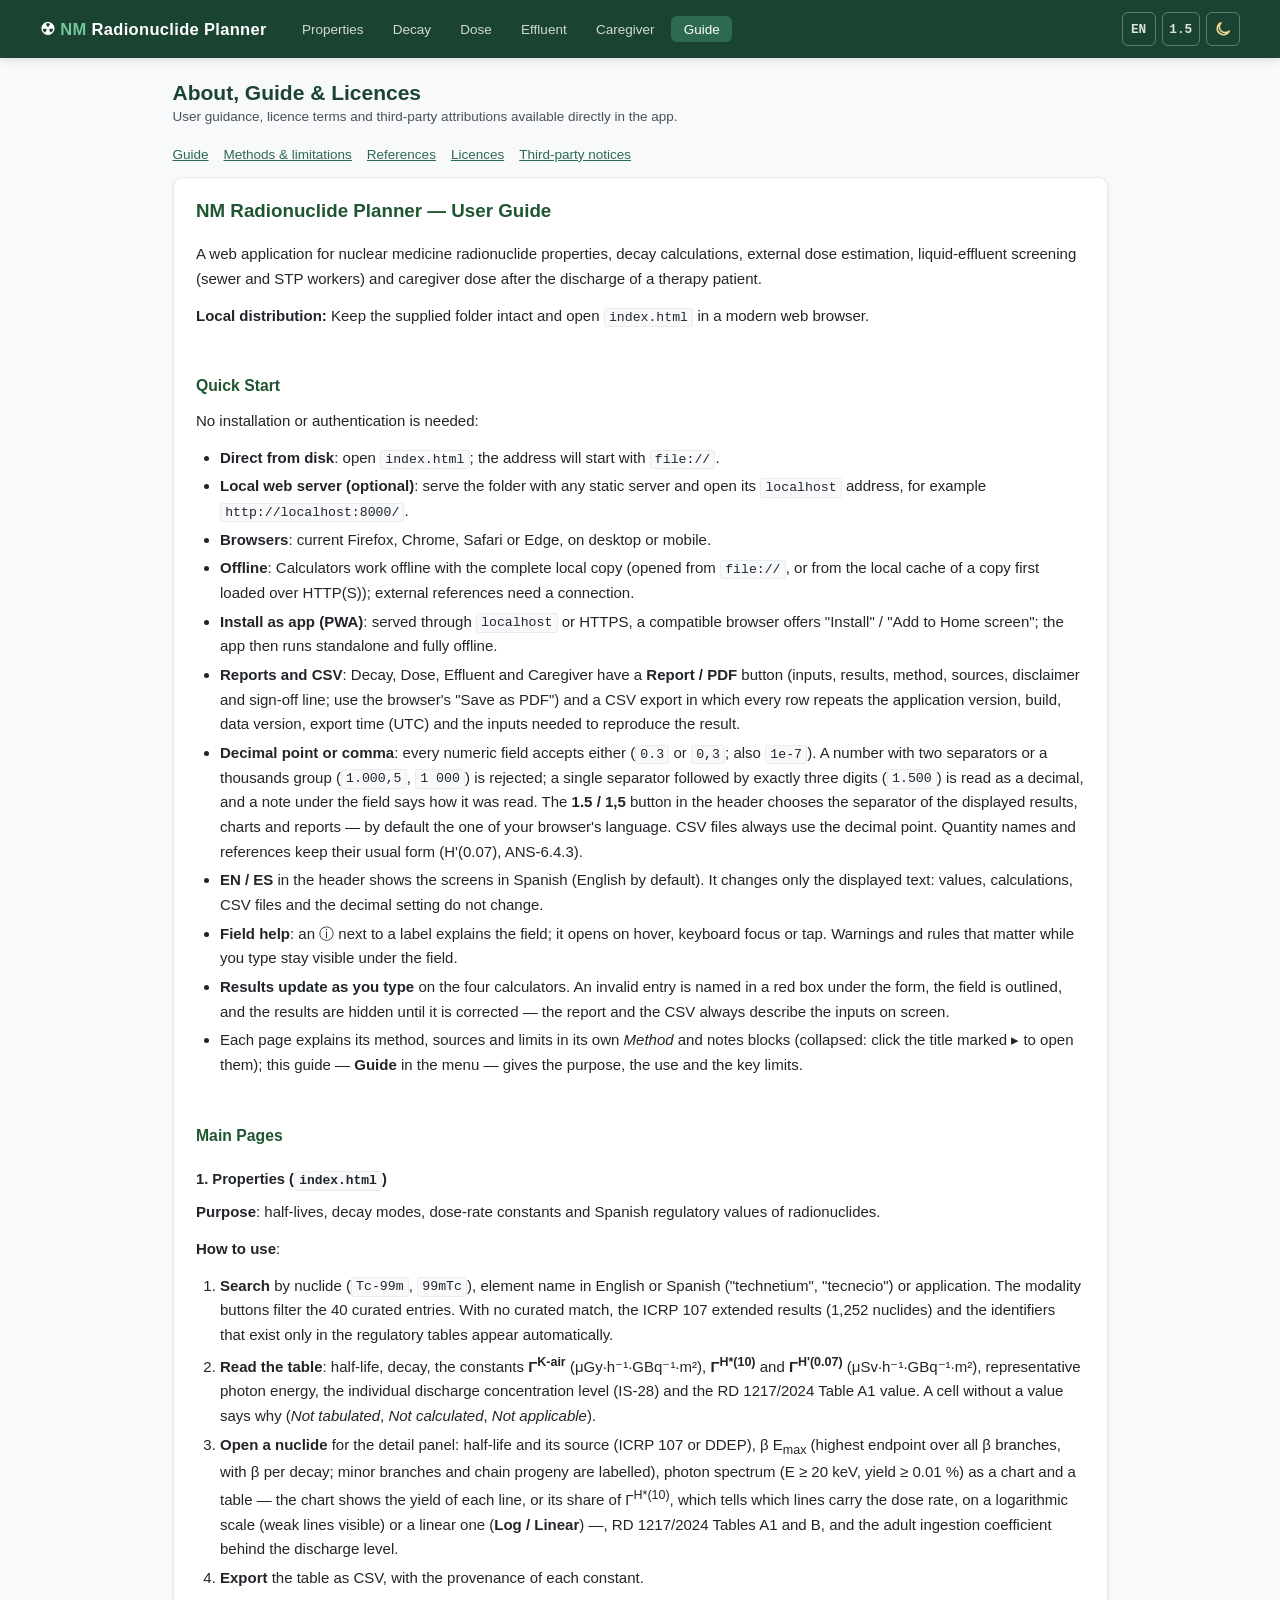
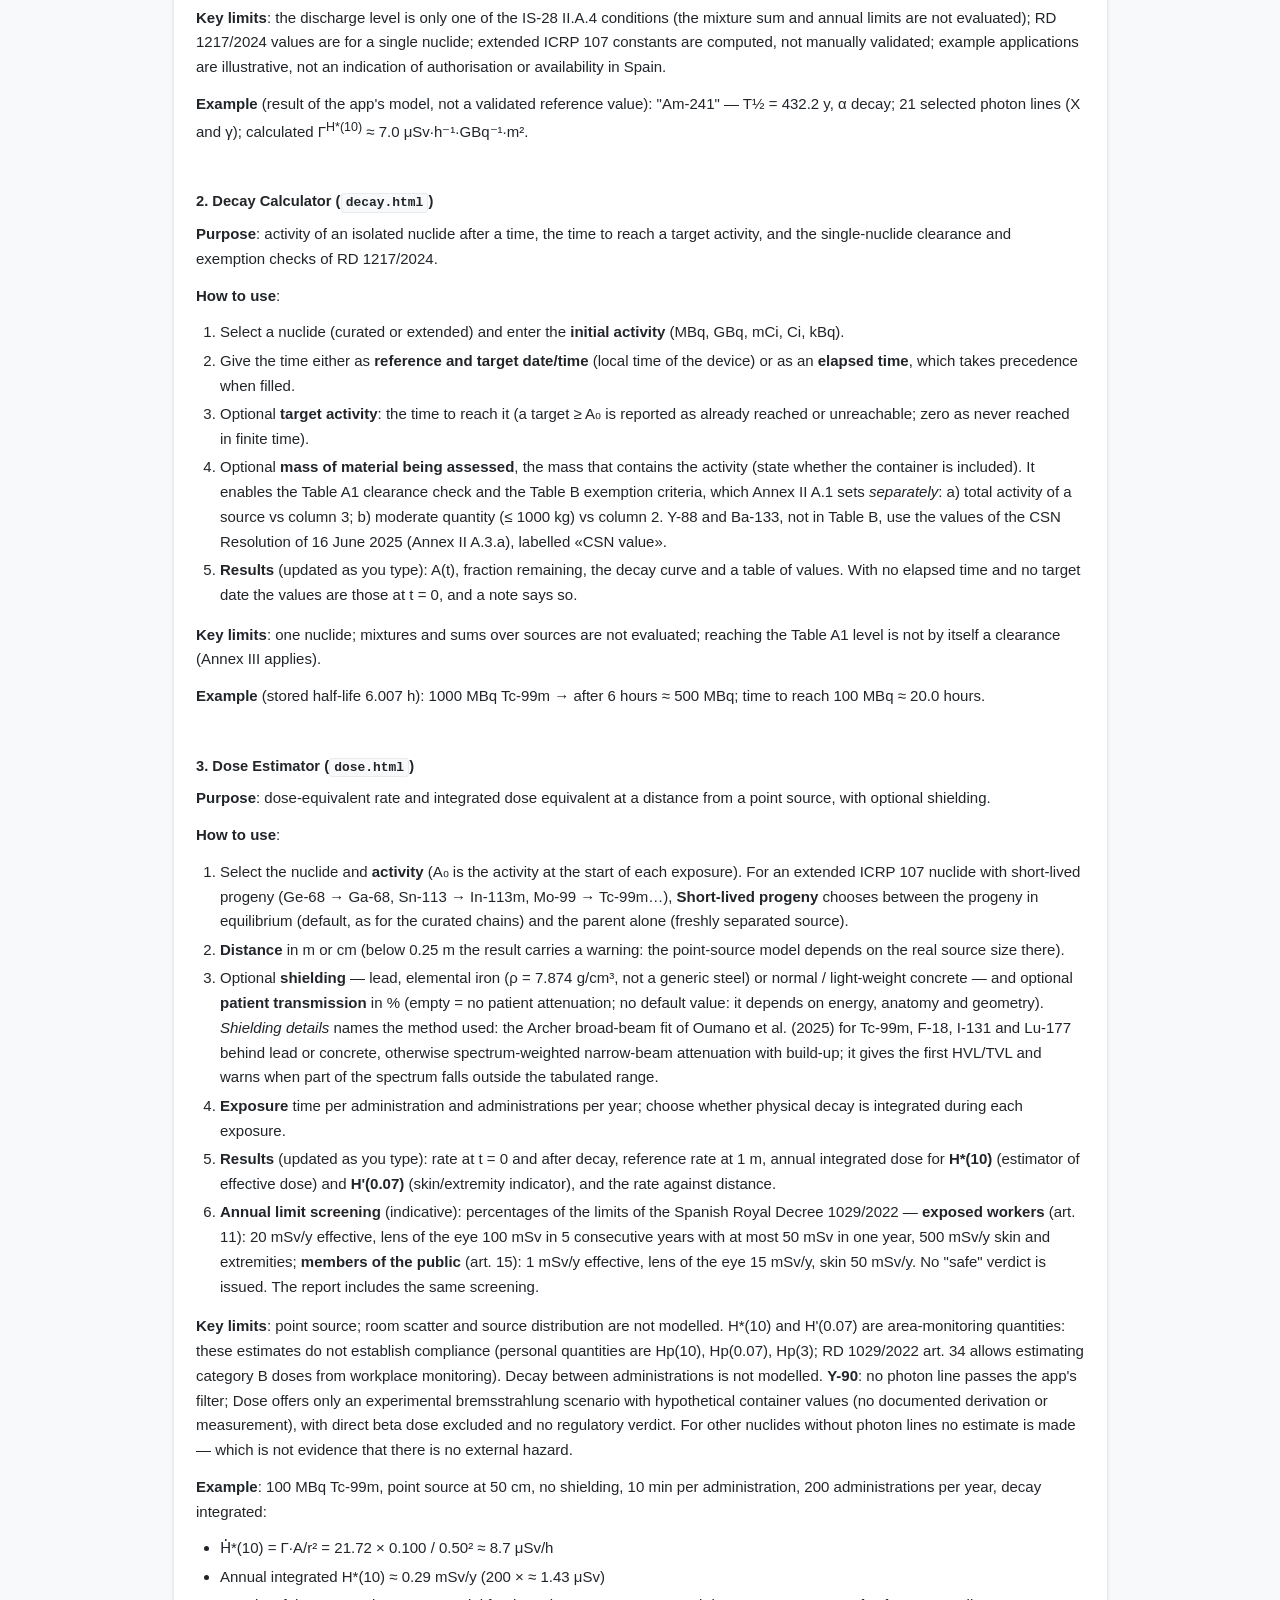
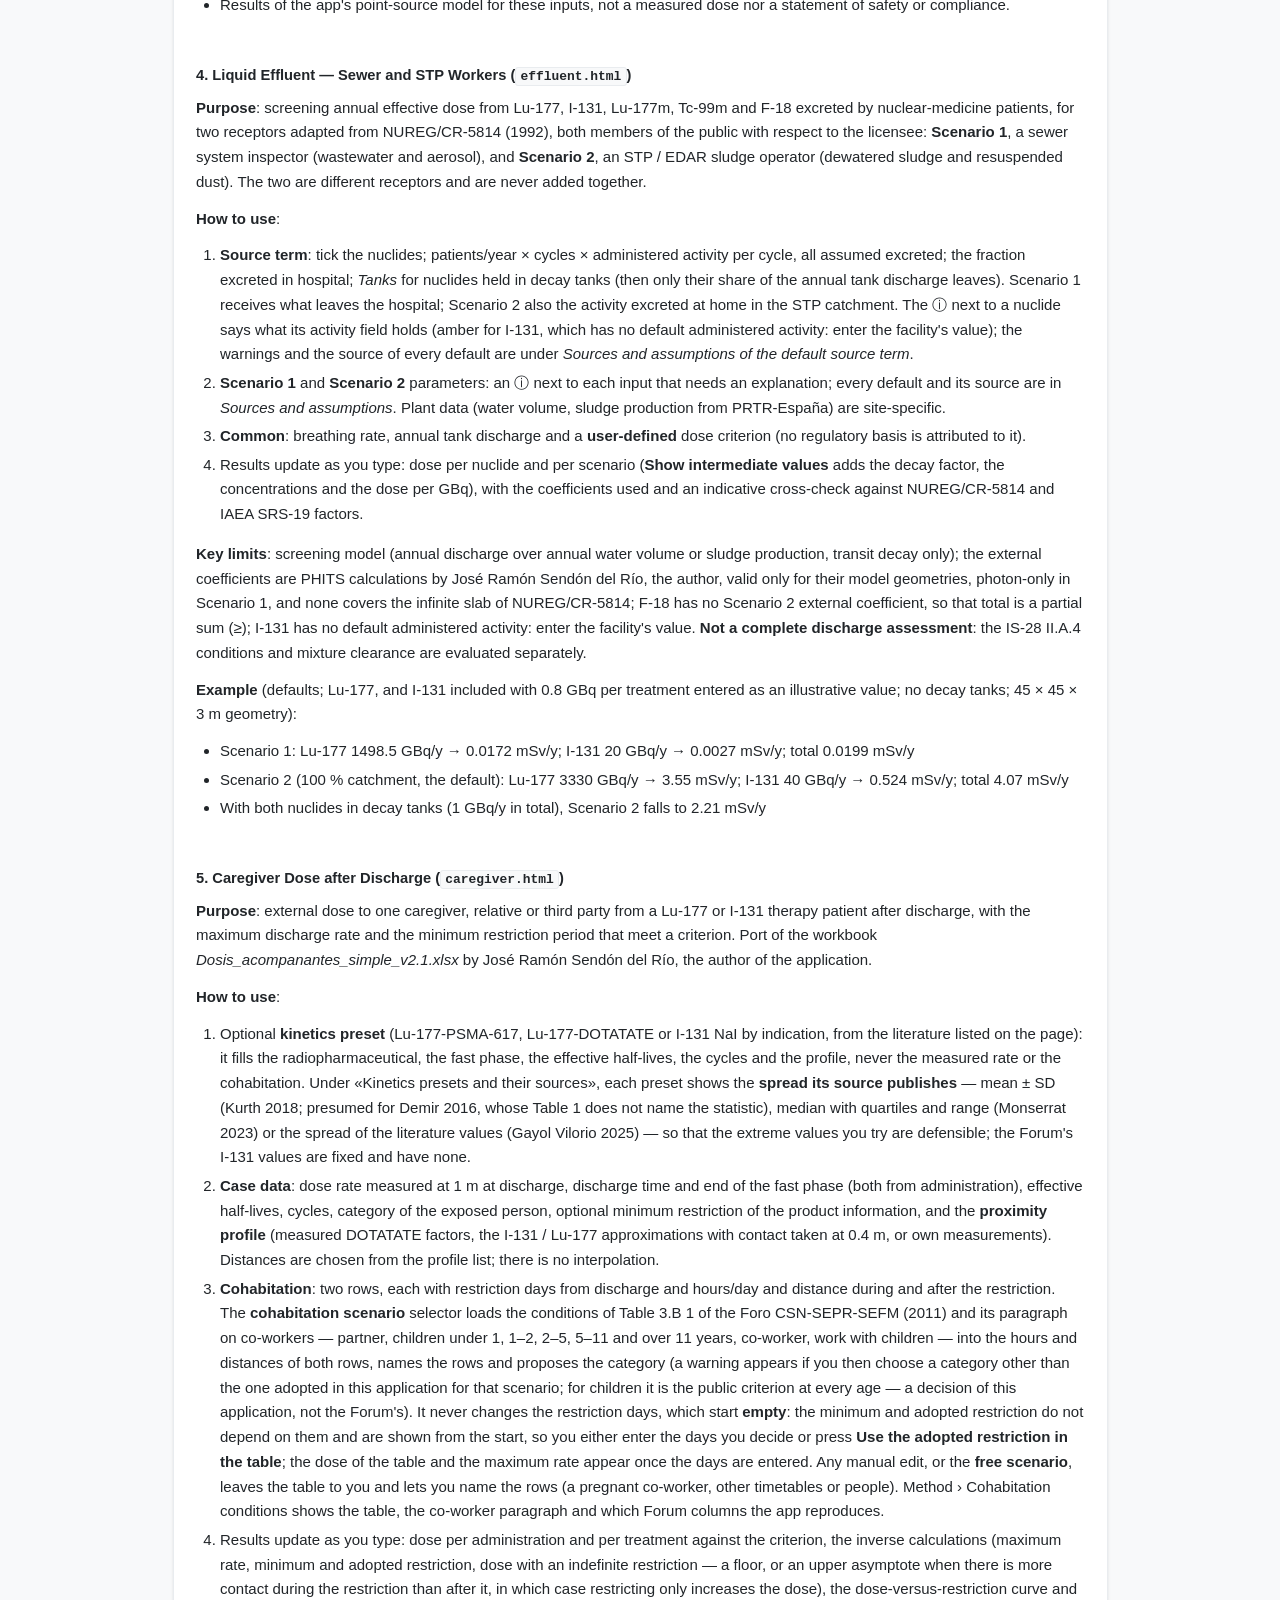
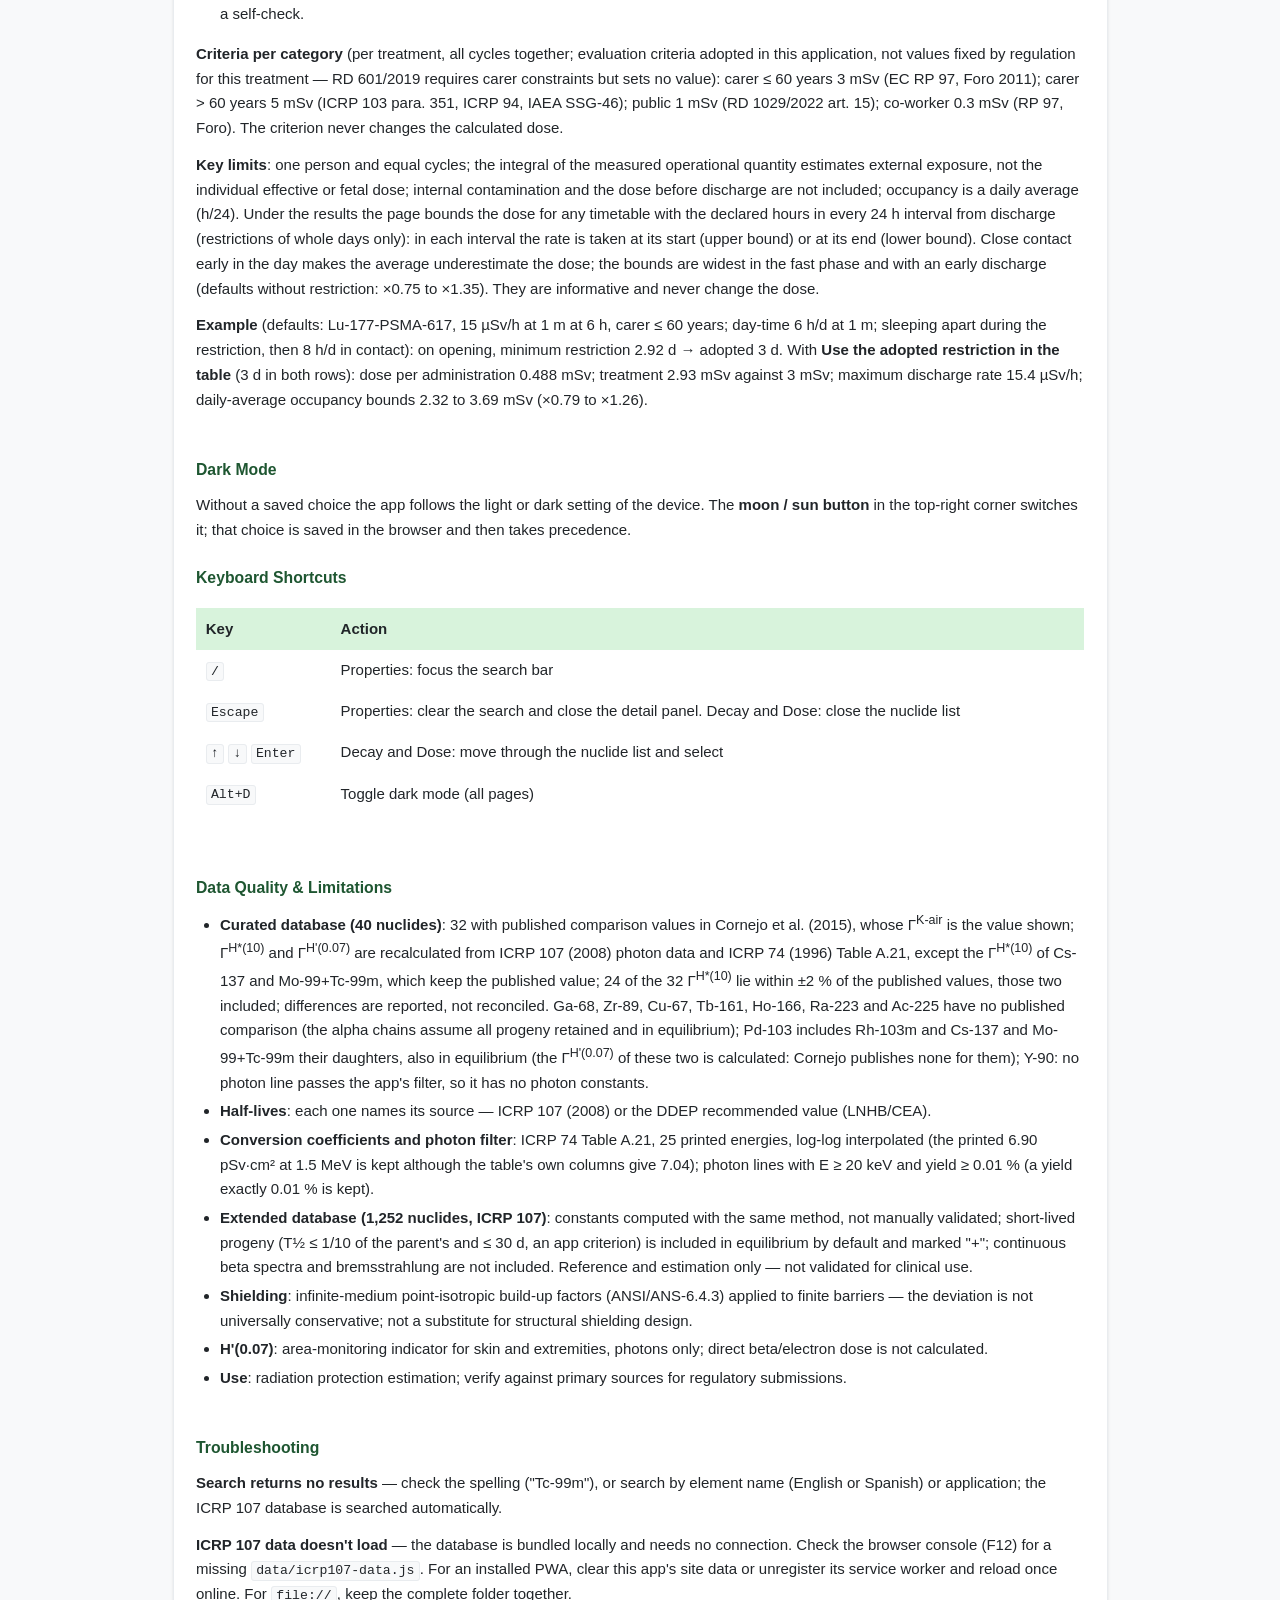
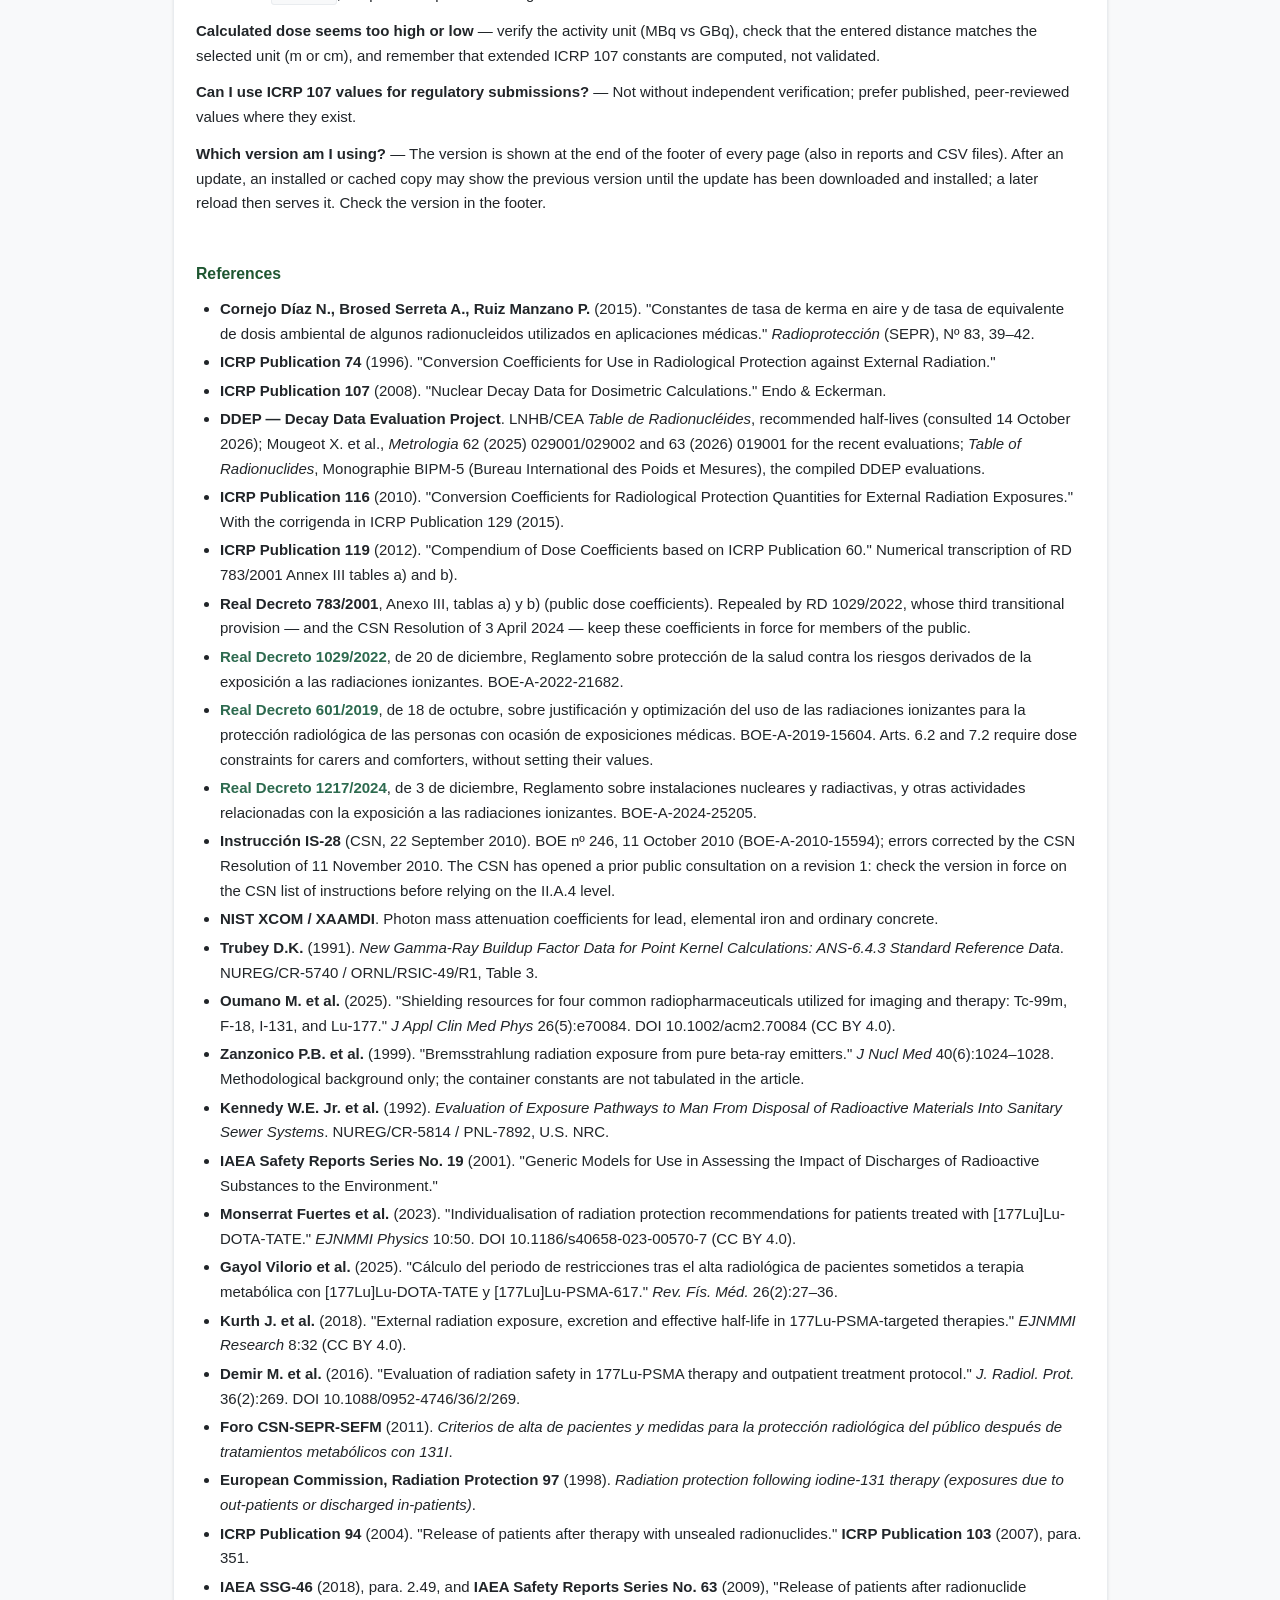
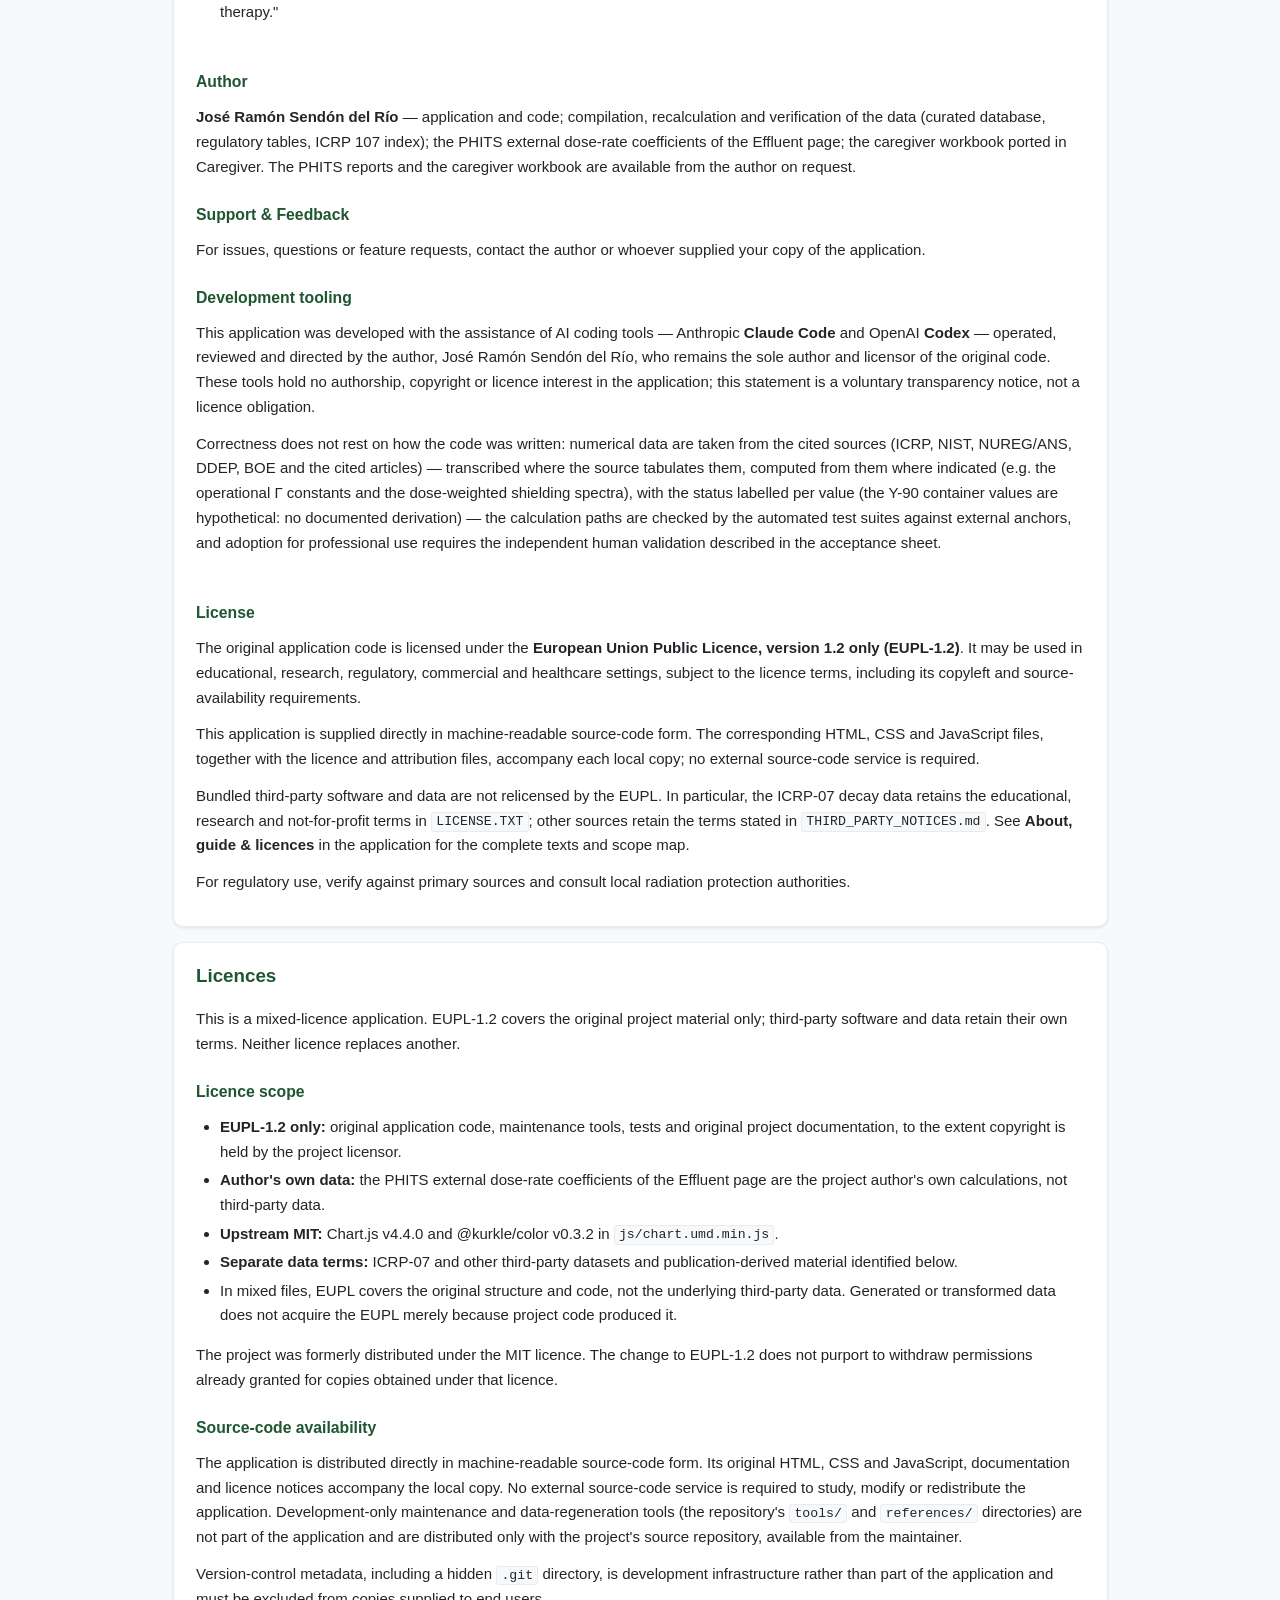
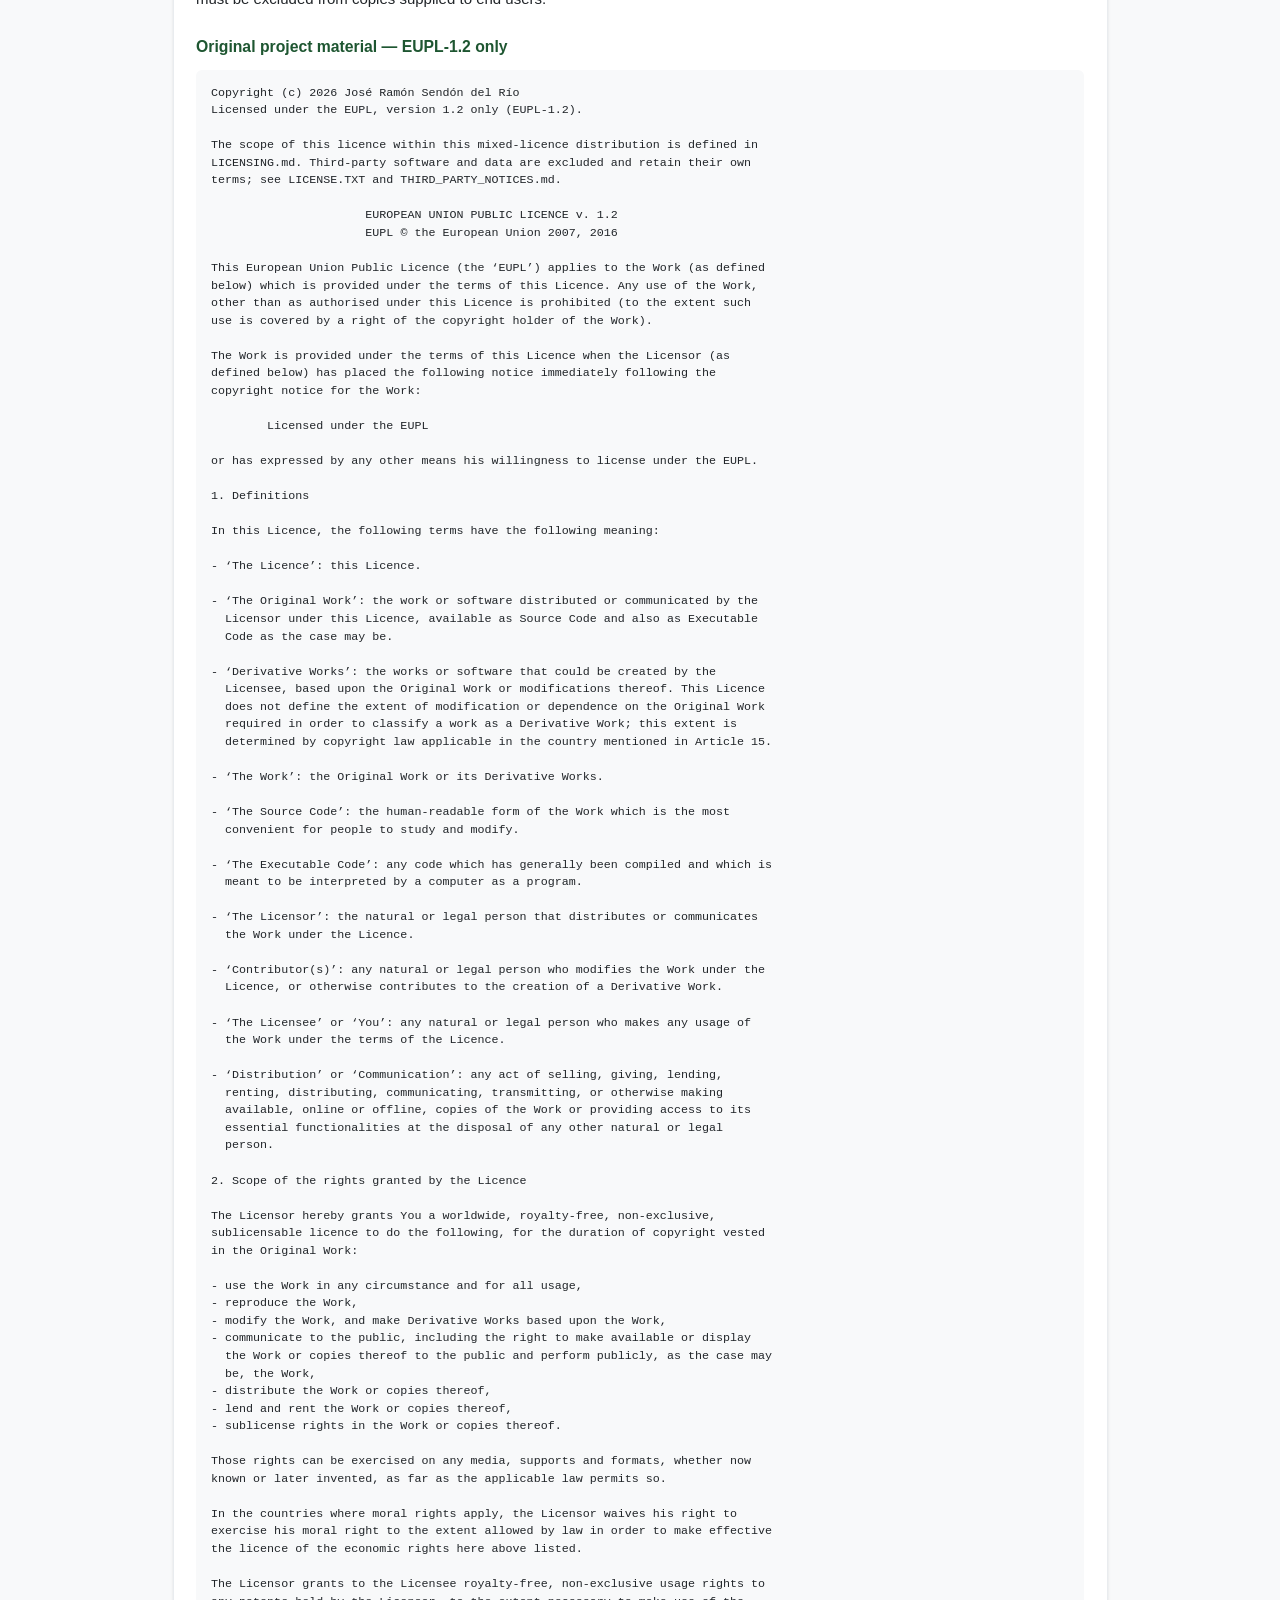
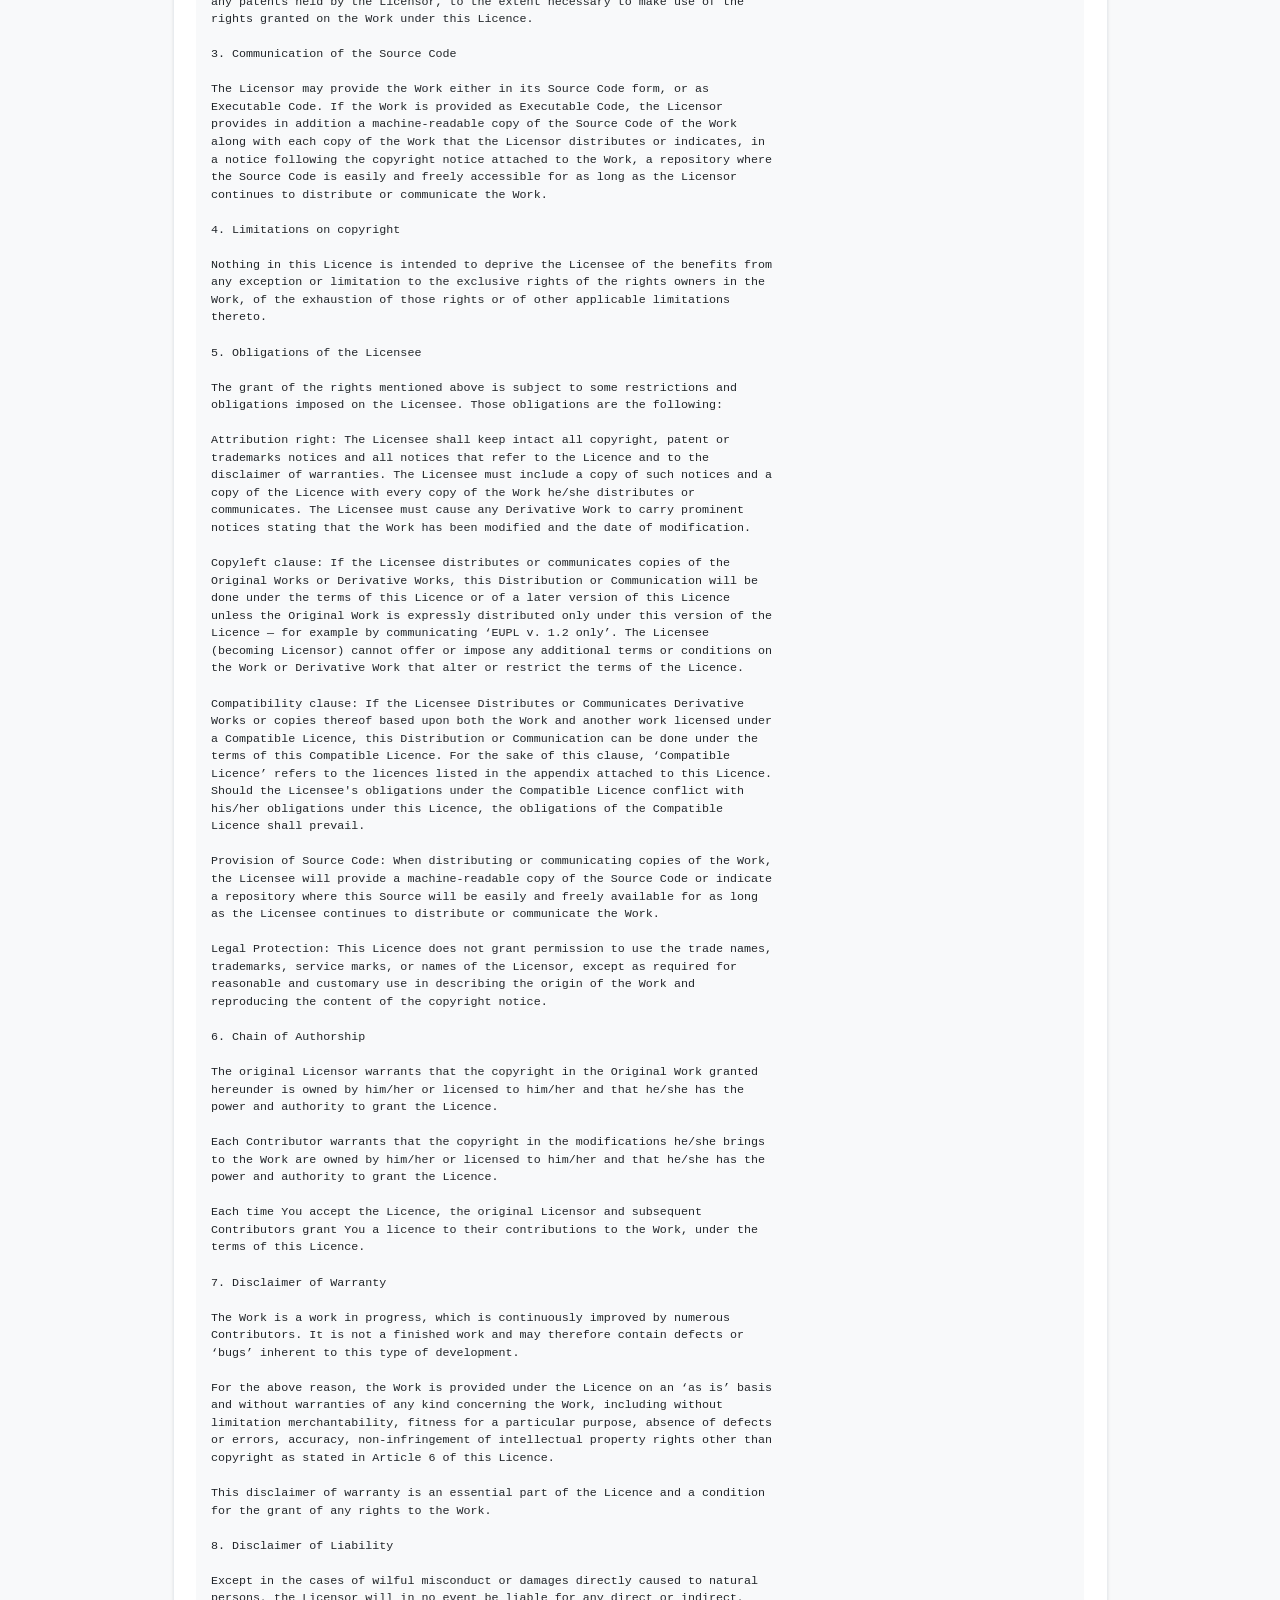
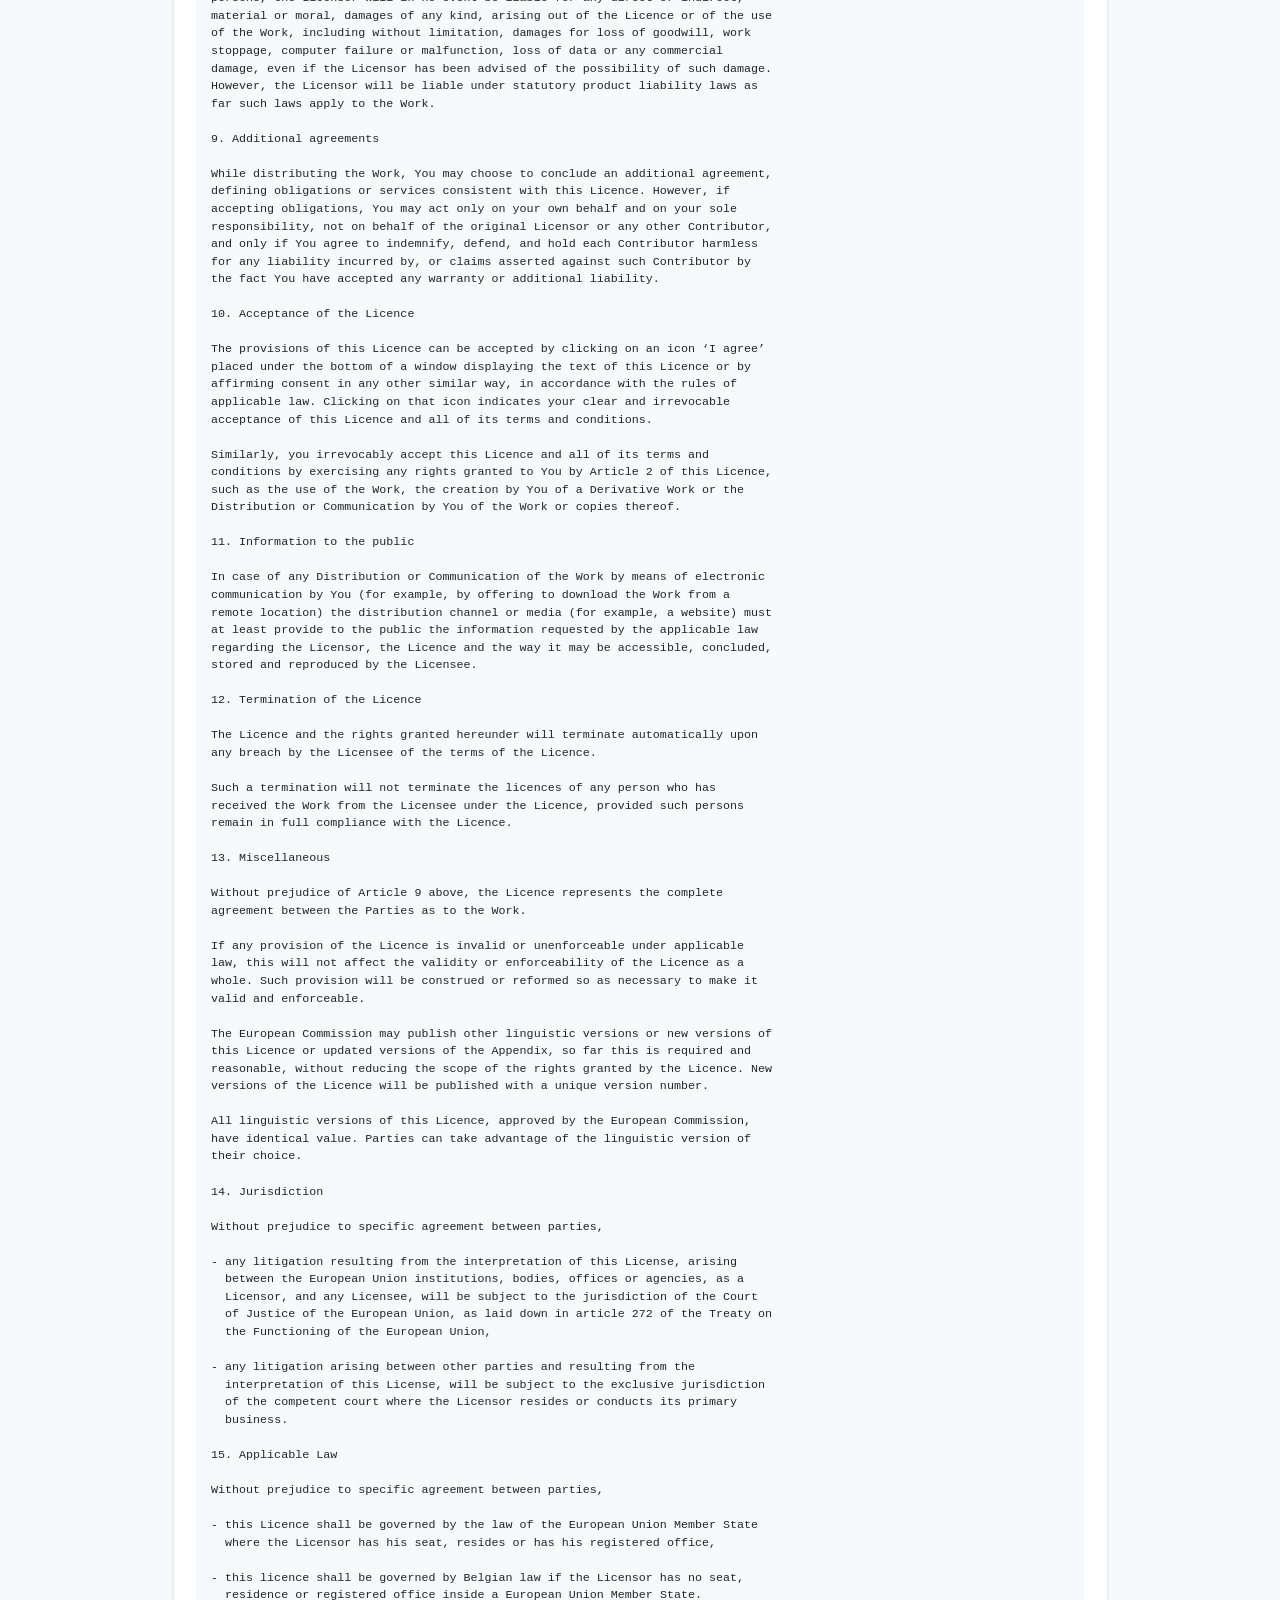
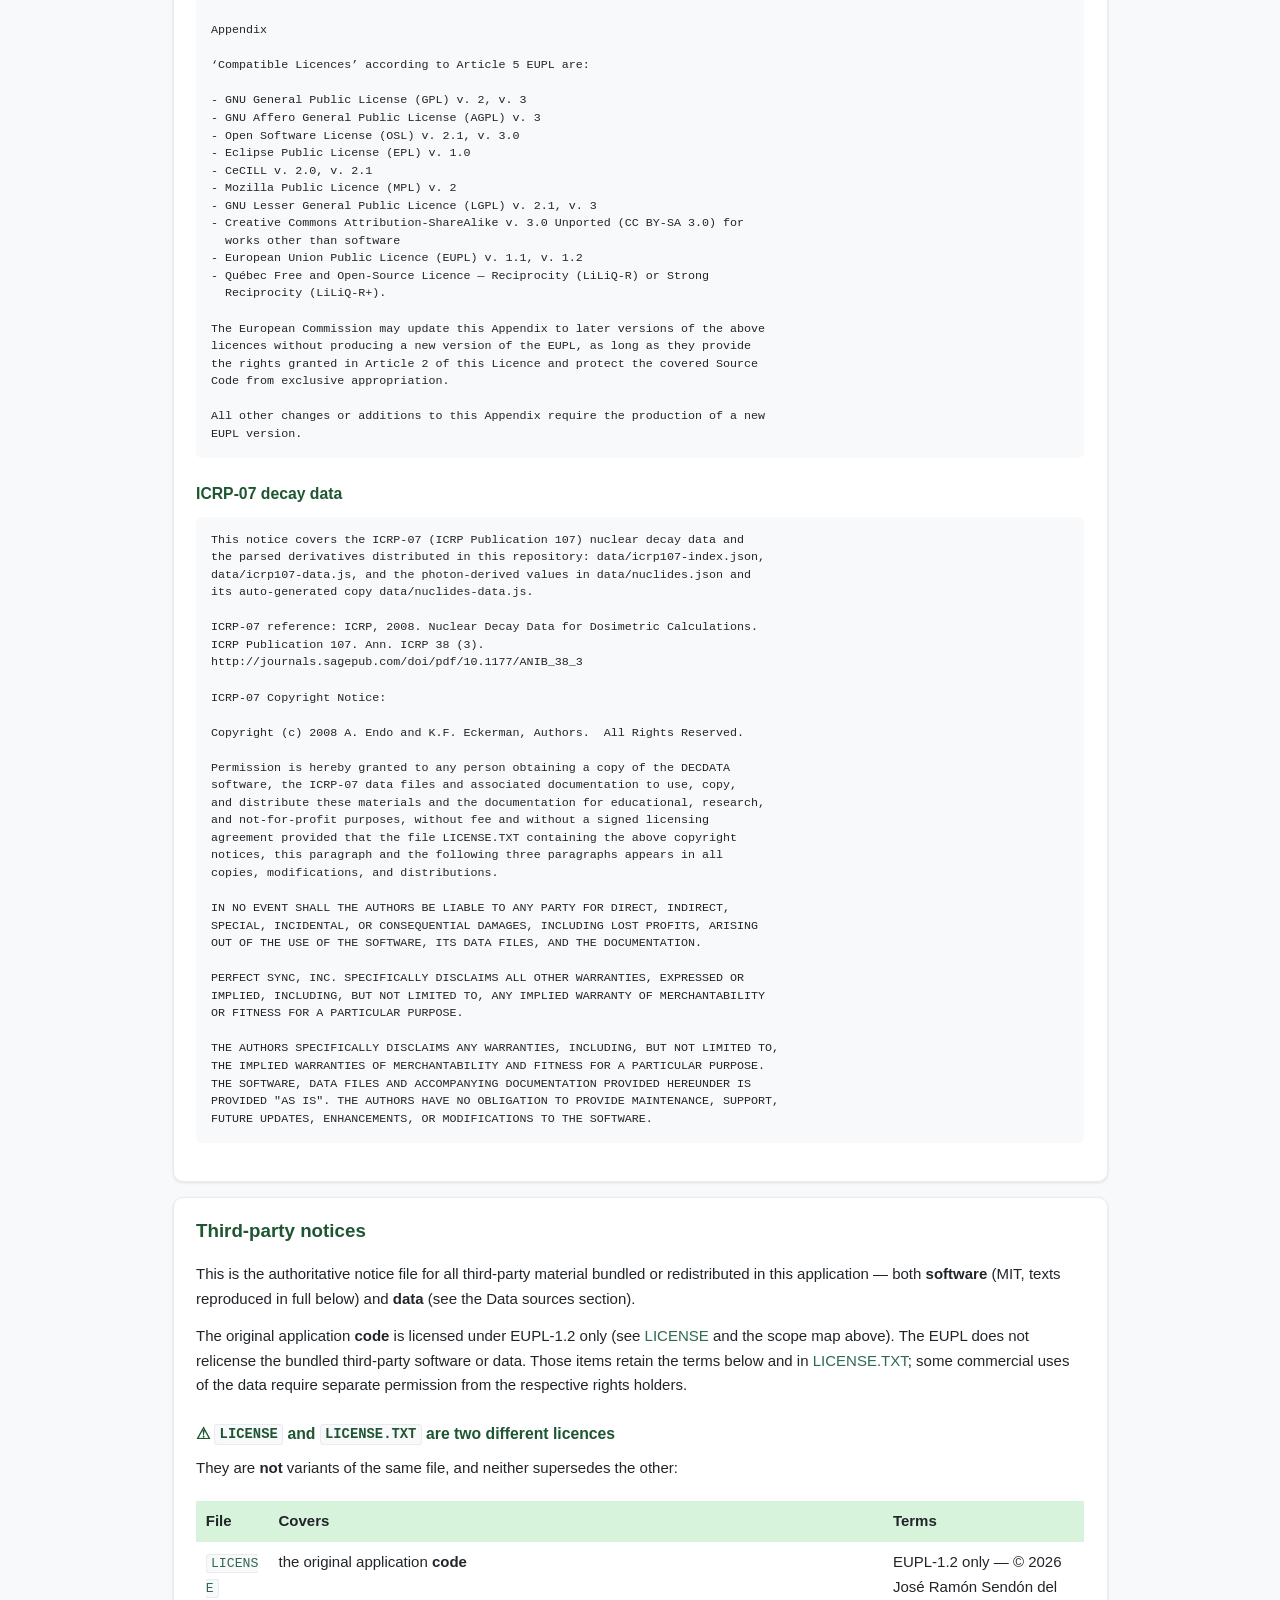
<file: about.html>
<!DOCTYPE html>
<html lang="en">
<head>
  <meta charset="UTF-8">
  <meta name="viewport" content="width=device-width, initial-scale=1.0">
  <title>NM Radionuclide Planner — About, Guide &amp; Licences</title>
  <link rel="icon" type="image/svg+xml" href="assets/icons/favicon.svg">
  <link rel="apple-touch-icon" href="assets/icons/icon-180.png">
  <link rel="manifest" href="manifest.json">
  <meta name="theme-color" content="#2d6a4f">
  <link rel="stylesheet" href="css/style.css">
</head>
<body>

<a class="skip-link" href="#main-content">Skip to main content</a>

<header class="site-header">
  <div class="inner">
    <div class="site-logo">&#9762; <span>NM</span> Radionuclide Planner</div>
    <nav class="site-nav" aria-label="Main navigation">
      <a href="index.html">Properties</a>
      <a href="decay.html">Decay</a>
      <a href="dose.html">Dose</a>
      <a href="effluent.html">Effluent</a>
      <a href="caregiver.html">Caregiver</a>
      <a href="about.html" class="active">Guide</a>
    </nav>
    <div class="header-tools">
      <button id="langToggle" type="button" class="btn-icon btn-decimal" aria-label="Language: Spanish" aria-pressed="false" title="Language of the screens: English or Spanish (calculations and CSV files do not change)">EN</button>
      <button id="decimalToggle" type="button" class="btn-icon btn-decimal" aria-label="Decimal comma" aria-pressed="false" title="Decimal separator of the displayed numbers: point or comma (input accepts both)">1.5</button>
      <button id="darkToggle" type="button" class="btn-icon" aria-label="Toggle dark mode" aria-pressed="false" title="Toggle dark mode">
        <span id="darkIcon" class="ico ico-moon" aria-hidden="true"></span>
      </button>
    </div>
  </div>
</header>

<main class="page-body about-page" id="main-content">
  <h1 class="page-title">About, Guide &amp; Licences</h1>
  <p class="page-subtitle">User guidance, licence terms and third-party attributions available directly in the app.</p>
  <nav class="about-toc" aria-label="On this page">
    <a href="#user-guide" data-href-es="#user-guide-es">Guide</a>
    <a href="#guide-data-quality-and-limitations" data-href-es="#guia-calidad-de-los-datos-y-limitaciones">Methods &amp; limitations</a>
    <a href="#guide-references" data-href-es="#guia-referencias">References</a>
    <a href="#licences">Licences</a>
    <a href="#third-party-notices">Third-party notices</a>
  </nav>

  <!-- docs/USER_GUIDE.md is the canonical source; this article and the Spanish one after it (docs/USER_GUIDE.es.md) are GENERATED by tools/build-about-guide.js — do not edit them by hand. -->
  <article class="card about-content" id="user-guide" data-lang-only="en">
    <h2>NM Radionuclide Planner — User Guide</h2>
    <p>A web application for nuclear medicine radionuclide properties, decay calculations, external dose estimation, liquid-effluent screening (sewer and STP workers) and caregiver dose after the discharge of a therapy patient.</p>
    <p><strong>Local distribution:</strong> Keep the supplied folder intact and open <code>index.html</code> in a modern web browser.</p>

    <hr>
    <h3 id="guide-quick-start">Quick Start</h3>
    <p>No installation or authentication is needed:</p>
    <ul>
      <li><strong>Direct from disk</strong>: open <code>index.html</code>; the address will start with <code>file://</code>.</li>
      <li><strong>Local web server (optional)</strong>: serve the folder with any static server and open its <code>localhost</code> address, for example <code>http://localhost:8000/</code>.</li>
      <li><strong>Browsers</strong>: current Firefox, Chrome, Safari or Edge, on desktop or mobile.</li>
      <li><strong>Offline</strong>: Calculators work offline with the complete local copy (opened from <code>file://</code>, or from the local cache of a copy first loaded over HTTP(S)); external references need a connection.</li>
      <li><strong>Install as app (PWA)</strong>: served through <code>localhost</code> or HTTPS, a compatible browser offers "Install" / "Add to Home screen"; the app then runs standalone and fully offline.</li>
      <li><strong>Reports and CSV</strong>: Decay, Dose, Effluent and Caregiver have a <strong>Report / PDF</strong> button (inputs, results, method, sources, disclaimer and sign-off line; use the browser's "Save as PDF") and a CSV export in which every row repeats the application version, build, data version, export time (UTC) and the inputs needed to reproduce the result.</li>
      <li><strong>Decimal point or comma</strong>: every numeric field accepts either (<code>0.3</code> or <code>0,3</code>; also <code>1e-7</code>). A number with two separators or a thousands group (<code>1.000,5</code>, <code>1 000</code>) is rejected; a single separator followed by exactly three digits (<code>1.500</code>) is read as a decimal, and a note under the field says how it was read. The <strong>1.5 / 1,5</strong> button in the header chooses the separator of the displayed results, charts and reports — by default the one of your browser's language. CSV files always use the decimal point. Quantity names and references keep their usual form (H'(0.07), ANS-6.4.3).</li>
      <li><strong>EN / ES</strong> in the header shows the screens in Spanish (English by default). It changes only the displayed text: values, calculations, CSV files and the decimal setting do not change.</li>
      <li><strong>Field help</strong>: an ⓘ next to a label explains the field; it opens on hover, keyboard focus or tap. Warnings and rules that matter while you type stay visible under the field.</li>
      <li><strong>Results update as you type</strong> on the four calculators. An invalid entry is named in a red box under the form, the field is outlined, and the results are hidden until it is corrected — the report and the CSV always describe the inputs on screen.</li>
      <li>Each page explains its method, sources and limits in its own <em>Method</em> and notes blocks (collapsed: click the title marked ▸ to open them); this guide — <strong>Guide</strong> in the menu — gives the purpose, the use and the key limits.</li>
    </ul>

    <hr>
    <h3 id="guide-main-pages">Main Pages</h3>
    <h4>1. Properties (<code>index.html</code>)</h4>
    <p><strong>Purpose</strong>: half-lives, decay modes, dose-rate constants and Spanish regulatory values of radionuclides.</p>
    <p><strong>How to use</strong>:</p>
    <ol>
      <li><strong>Search</strong> by nuclide (<code>Tc-99m</code>, <code>99mTc</code>), element name in English or Spanish ("technetium", "tecnecio") or application. The modality buttons filter the 40 curated entries. With no curated match, the ICRP 107 extended results (1,252 nuclides) and the identifiers that exist only in the regulatory tables appear automatically.</li>
      <li><strong>Read the table</strong>: half-life, decay, the constants <strong>Γ<sup>K-air</sup></strong> (μGy·h⁻¹·GBq⁻¹·m²), <strong>Γ<sup>H*(10)</sup></strong> and <strong>Γ<sup>H'(0.07)</sup></strong> (μSv·h⁻¹·GBq⁻¹·m²), representative photon energy, the individual discharge concentration level (IS-28) and the RD 1217/2024 Table A1 value. A cell without a value says why (<em>Not tabulated</em>, <em>Not calculated</em>, <em>Not applicable</em>).</li>
      <li><strong>Open a nuclide</strong> for the detail panel: half-life and its source (ICRP 107 or DDEP), β E<sub>max</sub> (highest endpoint over all β branches, with β per decay; minor branches and chain progeny are labelled), photon spectrum (E ≥ 20 keV, yield ≥ 0.01 %) as a chart and a table — the chart shows the yield of each line, or its share of Γ<sup>H*(10)</sup>, which tells which lines carry the dose rate, on a logarithmic scale (weak lines visible) or a linear one (<strong>Log / Linear</strong>) —, RD 1217/2024 Tables A1 and B, and the adult ingestion coefficient behind the discharge level.</li>
      <li><strong>Export</strong> the table as CSV, with the provenance of each constant.</li>
    </ol>
    <p><strong>Key limits</strong>: the discharge level is only one of the IS-28 II.A.4 conditions (the mixture sum and annual limits are not evaluated); RD 1217/2024 values are for a single nuclide; extended ICRP 107 constants are computed, not manually validated; example applications are illustrative, not an indication of authorisation or availability in Spain.</p>
    <p><strong>Example</strong> (result of the app's model, not a validated reference value): "Am-241" — T½ = 432.2 y, α decay; 21 selected photon lines (X and γ); calculated Γ<sup>H*(10)</sup> ≈ 7.0 μSv·h⁻¹·GBq⁻¹·m².</p>

    <hr>
    <h4>2. Decay Calculator (<code>decay.html</code>)</h4>
    <p><strong>Purpose</strong>: activity of an isolated nuclide after a time, the time to reach a target activity, and the single-nuclide clearance and exemption checks of RD 1217/2024.</p>
    <p><strong>How to use</strong>:</p>
    <ol>
      <li>Select a nuclide (curated or extended) and enter the <strong>initial activity</strong> (MBq, GBq, mCi, Ci, kBq).</li>
      <li>Give the time either as <strong>reference and target date/time</strong> (local time of the device) or as an <strong>elapsed time</strong>, which takes precedence when filled.</li>
      <li>Optional <strong>target activity</strong>: the time to reach it (a target ≥ A₀ is reported as already reached or unreachable; zero as never reached in finite time).</li>
      <li>Optional <strong>mass of material being assessed</strong>, the mass that contains the activity (state whether the container is included). It enables the Table A1 clearance check and the Table B exemption criteria, which Annex II A.1 sets <em>separately</em>: a) total activity of a source vs column 3; b) moderate quantity (≤ 1000 kg) vs column 2. Y-88 and Ba-133, not in Table B, use the values of the CSN Resolution of 16 June 2025 (Annex II A.3.a), labelled «CSN value».</li>
      <li><strong>Results</strong> (updated as you type): A(t), fraction remaining, the decay curve and a table of values. With no elapsed time and no target date the values are those at t = 0, and a note says so.</li>
    </ol>
    <p><strong>Key limits</strong>: one nuclide; mixtures and sums over sources are not evaluated; reaching the Table A1 level is not by itself a clearance (Annex III applies).</p>
    <p><strong>Example</strong> (stored half-life 6.007 h): 1000 MBq Tc-99m → after 6 hours ≈ 500 MBq; time to reach 100 MBq ≈ 20.0 hours.</p>

    <hr>
    <h4>3. Dose Estimator (<code>dose.html</code>)</h4>
    <p><strong>Purpose</strong>: dose-equivalent rate and integrated dose equivalent at a distance from a point source, with optional shielding.</p>
    <p><strong>How to use</strong>:</p>
    <ol>
      <li>Select the nuclide and <strong>activity</strong> (A₀ is the activity at the start of each exposure). For an extended ICRP 107 nuclide with short-lived progeny (Ge-68 → Ga-68, Sn-113 → In-113m, Mo-99 → Tc-99m…), <strong>Short-lived progeny</strong> chooses between the progeny in equilibrium (default, as for the curated chains) and the parent alone (freshly separated source).</li>
      <li><strong>Distance</strong> in m or cm (below 0.25 m the result carries a warning: the point-source model depends on the real source size there).</li>
      <li>Optional <strong>shielding</strong> — lead, elemental iron (ρ = 7.874 g/cm³, not a generic steel) or normal / light-weight concrete — and optional <strong>patient transmission</strong> in % (empty = no patient attenuation; no default value: it depends on energy, anatomy and geometry). <em>Shielding details</em> names the method used: the Archer broad-beam fit of Oumano et al. (2025) for Tc-99m, F-18, I-131 and Lu-177 behind lead or concrete, otherwise spectrum-weighted narrow-beam attenuation with build-up; it gives the first HVL/TVL and warns when part of the spectrum falls outside the tabulated range.</li>
      <li><strong>Exposure</strong> time per administration and administrations per year; choose whether physical decay is integrated during each exposure.</li>
      <li><strong>Results</strong> (updated as you type): rate at t = 0 and after decay, reference rate at 1 m, annual integrated dose for <strong>H*(10)</strong> (estimator of effective dose) and <strong>H'(0.07)</strong> (skin/extremity indicator), and the rate against distance.</li>
      <li><strong>Annual limit screening</strong> (indicative): percentages of the limits of the Spanish Royal Decree 1029/2022 — <strong>exposed workers</strong> (art. 11): 20 mSv/y effective, lens of the eye 100 mSv in 5 consecutive years with at most 50 mSv in one year, 500 mSv/y skin and extremities; <strong>members of the public</strong> (art. 15): 1 mSv/y effective, lens of the eye 15 mSv/y, skin 50 mSv/y. No "safe" verdict is issued. The report includes the same screening.</li>
    </ol>
    <p><strong>Key limits</strong>: point source; room scatter and source distribution are not modelled. H*(10) and H'(0.07) are area-monitoring quantities: these estimates do not establish compliance (personal quantities are Hp(10), Hp(0.07), Hp(3); RD 1029/2022 art. 34 allows estimating category B doses from workplace monitoring). Decay between administrations is not modelled. <strong>Y-90</strong>: no photon line passes the app's filter; Dose offers only an experimental bremsstrahlung scenario with hypothetical container values (no documented derivation or measurement), with direct beta dose excluded and no regulatory verdict. For other nuclides without photon lines no estimate is made — which is not evidence that there is no external hazard.</p>
    <p><strong>Example</strong>: 100 MBq Tc-99m, point source at 50 cm, no shielding, 10 min per administration, 200 administrations per year, decay integrated:</p>
    <ul>
      <li>Ḣ*(10) = Γ·A/r² = 21.72 × 0.100 / 0.50² ≈ 8.7 μSv/h</li>
      <li>Annual integrated H*(10) ≈ 0.29 mSv/y (200 × ≈ 1.43 μSv)</li>
      <li>Results of the app's point-source model for these inputs, not a measured dose nor a statement of safety or compliance.</li>
    </ul>

    <hr>
    <h4>4. Liquid Effluent — Sewer and STP Workers (<code>effluent.html</code>)</h4>
    <p><strong>Purpose</strong>: screening annual effective dose from Lu-177, I-131, Lu-177m, Tc-99m and F-18 excreted by nuclear-medicine patients, for two receptors adapted from NUREG/CR-5814 (1992), both members of the public with respect to the licensee: <strong>Scenario 1</strong>, a sewer system inspector (wastewater and aerosol), and <strong>Scenario 2</strong>, an STP / EDAR sludge operator (dewatered sludge and resuspended dust). The two are different receptors and are never added together.</p>
    <p><strong>How to use</strong>:</p>
    <ol>
      <li><strong>Source term</strong>: tick the nuclides; patients/year × cycles × administered activity per cycle, all assumed excreted; the fraction excreted in hospital; <em>Tanks</em> for nuclides held in decay tanks (then only their share of the annual tank discharge leaves). Scenario 1 receives what leaves the hospital; Scenario 2 also the activity excreted at home in the STP catchment. The ⓘ next to a nuclide says what its activity field holds (amber for I-131, which has no default administered activity: enter the facility's value); the warnings and the source of every default are under <em>Sources and assumptions of the default source term</em>.</li>
      <li><strong>Scenario 1</strong> and <strong>Scenario 2</strong> parameters: an ⓘ next to each input that needs an explanation; every default and its source are in <em>Sources and assumptions</em>. Plant data (water volume, sludge production from PRTR-España) are site-specific.</li>
      <li><strong>Common</strong>: breathing rate, annual tank discharge and a <strong>user-defined</strong> dose criterion (no regulatory basis is attributed to it).</li>
      <li>Results update as you type: dose per nuclide and per scenario (<strong>Show intermediate values</strong> adds the decay factor, the concentrations and the dose per GBq), with the coefficients used and an indicative cross-check against NUREG/CR-5814 and IAEA SRS-19 factors.</li>
    </ol>
    <p><strong>Key limits</strong>: screening model (annual discharge over annual water volume or sludge production, transit decay only); the external coefficients are PHITS calculations by José Ramón Sendón del Río, the author, valid only for their model geometries, photon-only in Scenario 1, and none covers the infinite slab of NUREG/CR-5814; F-18 has no Scenario 2 external coefficient, so that total is a partial sum (≥); I-131 has no default administered activity: enter the facility's value. <strong>Not a complete discharge assessment</strong>: the IS-28 II.A.4 conditions and mixture clearance are evaluated separately.</p>
    <p><strong>Example</strong> (defaults; Lu-177, and I-131 included with 0.8 GBq per treatment entered as an illustrative value; no decay tanks; 45 × 45 × 3 m geometry):</p>
    <ul>
      <li>Scenario 1: Lu-177 1498.5 GBq/y → 0.0172 mSv/y; I-131 20 GBq/y → 0.0027 mSv/y; total 0.0199 mSv/y</li>
      <li>Scenario 2 (100 % catchment, the default): Lu-177 3330 GBq/y → 3.55 mSv/y; I-131 40 GBq/y → 0.524 mSv/y; total 4.07 mSv/y</li>
      <li>With both nuclides in decay tanks (1 GBq/y in total), Scenario 2 falls to 2.21 mSv/y</li>
    </ul>

    <hr>
    <h4>5. Caregiver Dose after Discharge (<code>caregiver.html</code>)</h4>
    <p><strong>Purpose</strong>: external dose to one caregiver, relative or third party from a Lu-177 or I-131 therapy patient after discharge, with the maximum discharge rate and the minimum restriction period that meet a criterion. Port of the workbook <em>Dosis_acompanantes_simple_v2.1.xlsx</em> by José Ramón Sendón del Río, the author of the application.</p>
    <p><strong>How to use</strong>:</p>
    <ol>
      <li>Optional <strong>kinetics preset</strong> (Lu-177-PSMA-617, Lu-177-DOTATATE or I-131 NaI by indication, from the literature listed on the page): it fills the radiopharmaceutical, the fast phase, the effective half-lives, the cycles and the profile, never the measured rate or the cohabitation. Under «Kinetics presets and their sources», each preset shows the <strong>spread its source publishes</strong> — mean ± SD (Kurth 2018; presumed for Demir 2016, whose Table 1 does not name the statistic), median with quartiles and range (Monserrat 2023) or the spread of the literature values (Gayol Vilorio 2025) — so that the extreme values you try are defensible; the Forum's I-131 values are fixed and have none.</li>
      <li><strong>Case data</strong>: dose rate measured at 1 m at discharge, discharge time and end of the fast phase (both from administration), effective half-lives, cycles, category of the exposed person, optional minimum restriction of the product information, and the <strong>proximity profile</strong> (measured DOTATATE factors, the I-131 / Lu-177 approximations with contact taken at 0.4 m, or own measurements). Distances are chosen from the profile list; there is no interpolation.</li>
      <li><strong>Cohabitation</strong>: two rows, each with restriction days from discharge and hours/day and distance during and after the restriction. The <strong>cohabitation scenario</strong> selector loads the conditions of Table 3.B 1 of the Foro CSN-SEPR-SEFM (2011) and its paragraph on co-workers — partner, children under 1, 1–2, 2–5, 5–11 and over 11 years, co-worker, work with children — into the hours and distances of both rows, names the rows and proposes the category (a warning appears if you then choose a category other than the one adopted in this application for that scenario; for children it is the public criterion at every age — a decision of this application, not the Forum's). It never changes the restriction days, which start <strong>empty</strong>: the minimum and adopted restriction do not depend on them and are shown from the start, so you either enter the days you decide or press <strong>Use the adopted restriction in the table</strong>; the dose of the table and the maximum rate appear once the days are entered. Any manual edit, or the <strong>free scenario</strong>, leaves the table to you and lets you name the rows (a pregnant co-worker, other timetables or people). Method › Cohabitation conditions shows the table, the co-worker paragraph and which Forum columns the app reproduces.</li>
      <li>Results update as you type: dose per administration and per treatment against the criterion, the inverse calculations (maximum rate, minimum and adopted restriction, dose with an indefinite restriction — a floor, or an upper asymptote when there is more contact during the restriction than after it, in which case restricting only increases the dose), the dose-versus-restriction curve and a self-check.</li>
    </ol>
    <p><strong>Criteria per category</strong> (per treatment, all cycles together; evaluation criteria adopted in this application, not values fixed by regulation for this treatment — RD 601/2019 requires carer constraints but sets no value): carer ≤ 60 years 3 mSv (EC RP 97, Foro 2011); carer &gt; 60 years 5 mSv (ICRP 103 para. 351, ICRP 94, IAEA SSG-46); public 1 mSv (RD 1029/2022 art. 15); co-worker 0.3 mSv (RP 97, Foro). The criterion never changes the calculated dose.</p>
    <p><strong>Key limits</strong>: one person and equal cycles; the integral of the measured operational quantity estimates external exposure, not the individual effective or fetal dose; internal contamination and the dose before discharge are not included; occupancy is a daily average (h/24). Under the results the page bounds the dose for any timetable with the declared hours in every 24 h interval from discharge (restrictions of whole days only): in each interval the rate is taken at its start (upper bound) or at its end (lower bound). Close contact early in the day makes the average underestimate the dose; the bounds are widest in the fast phase and with an early discharge (defaults without restriction: ×0.75 to ×1.35). They are informative and never change the dose.</p>
    <p><strong>Example</strong> (defaults: Lu-177-PSMA-617, 15 µSv/h at 1 m at 6 h, carer ≤ 60 years; day-time 6 h/d at 1 m; sleeping apart during the restriction, then 8 h/d in contact): on opening, minimum restriction 2.92 d → adopted 3 d. With <strong>Use the adopted restriction in the table</strong> (3 d in both rows): dose per administration 0.488 mSv; treatment 2.93 mSv against 3 mSv; maximum discharge rate 15.4 µSv/h; daily-average occupancy bounds 2.32 to 3.69 mSv (×0.79 to ×1.26).</p>

    <hr>
    <h3 id="guide-dark-mode">Dark Mode</h3>
    <p>Without a saved choice the app follows the light or dark setting of the device. The <strong>moon / sun button</strong> in the top-right corner switches it; that choice is saved in the browser and then takes precedence.</p>
    <h3 id="guide-keyboard-shortcuts">Keyboard Shortcuts</h3>
    <div class="overflow-x-auto">
      <table class="about-table">
        <thead><tr><th>Key</th><th>Action</th></tr></thead>
        <tbody>
          <tr><td><code>/</code></td><td>Properties: focus the search bar</td></tr>
          <tr><td><code>Escape</code></td><td>Properties: clear the search and close the detail panel. Decay and Dose: close the nuclide list</td></tr>
          <tr><td><code>↑</code> <code>↓</code> <code>Enter</code></td><td>Decay and Dose: move through the nuclide list and select</td></tr>
          <tr><td><code>Alt+D</code></td><td>Toggle dark mode (all pages)</td></tr>
        </tbody>
      </table>
    </div>

    <hr>
    <h3 id="guide-data-quality-and-limitations">Data Quality &amp; Limitations</h3>
    <ul>
      <li><strong>Curated database (40 nuclides)</strong>: 32 with published comparison values in Cornejo et al. (2015), whose Γ<sup>K-air</sup> is the value shown; Γ<sup>H*(10)</sup> and Γ<sup>H'(0.07)</sup> are recalculated from ICRP 107 (2008) photon data and ICRP 74 (1996) Table A.21, except the Γ<sup>H*(10)</sup> of Cs-137 and Mo-99+Tc-99m, which keep the published value; 24 of the 32 Γ<sup>H*(10)</sup> lie within ±2 % of the published values, those two included; differences are reported, not reconciled. Ga-68, Zr-89, Cu-67, Tb-161, Ho-166, Ra-223 and Ac-225 have no published comparison (the alpha chains assume all progeny retained and in equilibrium); Pd-103 includes Rh-103m and Cs-137 and Mo-99+Tc-99m their daughters, also in equilibrium (the Γ<sup>H'(0.07)</sup> of these two is calculated: Cornejo publishes none for them); Y-90: no photon line passes the app's filter, so it has no photon constants.</li>
      <li><strong>Half-lives</strong>: each one names its source — ICRP 107 (2008) or the DDEP recommended value (LNHB/CEA).</li>
      <li><strong>Conversion coefficients and photon filter</strong>: ICRP 74 Table A.21, 25 printed energies, log-log interpolated (the printed 6.90 pSv·cm² at 1.5 MeV is kept although the table's own columns give 7.04); photon lines with E ≥ 20 keV and yield ≥ 0.01 % (a yield exactly 0.01 % is kept).</li>
      <li><strong>Extended database (1,252 nuclides, ICRP 107)</strong>: constants computed with the same method, not manually validated; short-lived progeny (T½ ≤ 1/10 of the parent's and ≤ 30 d, an app criterion) is included in equilibrium by default and marked "+"; continuous beta spectra and bremsstrahlung are not included. Reference and estimation only — not validated for clinical use.</li>
      <li><strong>Shielding</strong>: infinite-medium point-isotropic build-up factors (ANSI/ANS-6.4.3) applied to finite barriers — the deviation is not universally conservative; not a substitute for structural shielding design.</li>
      <li><strong>H'(0.07)</strong>: area-monitoring indicator for skin and extremities, photons only; direct beta/electron dose is not calculated.</li>
      <li><strong>Use</strong>: radiation protection estimation; verify against primary sources for regulatory submissions.</li>
    </ul>

    <hr>
    <h3 id="guide-troubleshooting">Troubleshooting</h3>
    <p><strong>Search returns no results</strong> — check the spelling ("Tc-99m"), or search by element name (English or Spanish) or application; the ICRP 107 database is searched automatically.</p>
    <p><strong>ICRP 107 data doesn't load</strong> — the database is bundled locally and needs no connection. Check the browser console (F12) for a missing <code>data/icrp107-data.js</code>. For an installed PWA, clear this app's site data or unregister its service worker and reload once online. For <code>file://</code>, keep the complete folder together.</p>
    <p><strong>Calculated dose seems too high or low</strong> — verify the activity unit (MBq vs GBq), check that the entered distance matches the selected unit (m or cm), and remember that extended ICRP 107 constants are computed, not validated.</p>
    <p><strong>Can I use ICRP 107 values for regulatory submissions?</strong> — Not without independent verification; prefer published, peer-reviewed values where they exist.</p>
    <p><strong>Which version am I using?</strong> — The version is shown at the end of the footer of every page (also in reports and CSV files). After an update, an installed or cached copy may show the previous version until the update has been downloaded and installed; a later reload then serves it. Check the version in the footer.</p>

    <hr>
    <h3 id="guide-references">References</h3>
    <ul>
      <li><strong>Cornejo Díaz N., Brosed Serreta A., Ruiz Manzano P.</strong> (2015). "Constantes de tasa de kerma en aire y de tasa de equivalente de dosis ambiental de algunos radionucleidos utilizados en aplicaciones médicas." <em>Radioprotección</em> (SEPR), Nº 83, 39–42.</li>
      <li><strong>ICRP Publication 74</strong> (1996). "Conversion Coefficients for Use in Radiological Protection against External Radiation."</li>
      <li><strong>ICRP Publication 107</strong> (2008). "Nuclear Decay Data for Dosimetric Calculations." Endo &amp; Eckerman.</li>
      <li><strong>DDEP — Decay Data Evaluation Project</strong>. LNHB/CEA <em>Table de Radionucléides</em>, recommended half-lives (consulted 14 October 2026); Mougeot X. et al., <em>Metrologia</em> 62 (2025) 029001/029002 and 63 (2026) 019001 for the recent evaluations; <em>Table of Radionuclides</em>, Monographie BIPM-5 (Bureau International des Poids et Mesures), the compiled DDEP evaluations.</li>
      <li><strong>ICRP Publication 116</strong> (2010). "Conversion Coefficients for Radiological Protection Quantities for External Radiation Exposures." With the corrigenda in ICRP Publication 129 (2015).</li>
      <li><strong>ICRP Publication 119</strong> (2012). "Compendium of Dose Coefficients based on ICRP Publication 60." Numerical transcription of RD 783/2001 Annex III tables a) and b).</li>
      <li><strong>Real Decreto 783/2001</strong>, Anexo III, tablas a) y b) (public dose coefficients). Repealed by RD 1029/2022, whose third transitional provision — and the CSN Resolution of 3 April 2024 — keep these coefficients in force for members of the public.</li>
      <li><strong><a href="https://www.boe.es/buscar/act.php?id=BOE-A-2022-21682" target="_blank" rel="noopener">Real Decreto 1029/2022</a></strong>, de 20 de diciembre, Reglamento sobre protección de la salud contra los riesgos derivados de la exposición a las radiaciones ionizantes. BOE-A-2022-21682.</li>
      <li><strong><a href="https://www.boe.es/buscar/act.php?id=BOE-A-2019-15604" target="_blank" rel="noopener">Real Decreto 601/2019</a></strong>, de 18 de octubre, sobre justificación y optimización del uso de las radiaciones ionizantes para la protección radiológica de las personas con ocasión de exposiciones médicas. BOE-A-2019-15604. Arts. 6.2 and 7.2 require dose constraints for carers and comforters, without setting their values.</li>
      <li><strong><a href="https://www.boe.es/buscar/act.php?id=BOE-A-2024-25205" target="_blank" rel="noopener">Real Decreto 1217/2024</a></strong>, de 3 de diciembre, Reglamento sobre instalaciones nucleares y radiactivas, y otras actividades relacionadas con la exposición a las radiaciones ionizantes. BOE-A-2024-25205.</li>
      <li><strong>Instrucción IS-28</strong> (CSN, 22 September 2010). BOE nº 246, 11 October 2010 (BOE-A-2010-15594); errors corrected by the CSN Resolution of 11 November 2010. The CSN has opened a prior public consultation on a revision 1: check the version in force on the CSN list of instructions before relying on the II.A.4 level.</li>
      <li><strong>NIST XCOM / XAAMDI</strong>. Photon mass attenuation coefficients for lead, elemental iron and ordinary concrete.</li>
      <li><strong>Trubey D.K.</strong> (1991). <em>New Gamma-Ray Buildup Factor Data for Point Kernel Calculations: ANS-6.4.3 Standard Reference Data</em>. NUREG/CR-5740 / ORNL/RSIC-49/R1, Table 3.</li>
      <li><strong>Oumano M. et al.</strong> (2025). "Shielding resources for four common radiopharmaceuticals utilized for imaging and therapy: Tc-99m, F-18, I-131, and Lu-177." <em>J Appl Clin Med Phys</em> 26(5):e70084. DOI 10.1002/acm2.70084 (CC BY 4.0).</li>
      <li><strong>Zanzonico P.B. et al.</strong> (1999). "Bremsstrahlung radiation exposure from pure beta-ray emitters." <em>J Nucl Med</em> 40(6):1024–1028. Methodological background only; the container constants are not tabulated in the article.</li>
      <li><strong>Kennedy W.E. Jr. et al.</strong> (1992). <em>Evaluation of Exposure Pathways to Man From Disposal of Radioactive Materials Into Sanitary Sewer Systems</em>. NUREG/CR-5814 / PNL-7892, U.S. NRC.</li>
      <li><strong>IAEA Safety Reports Series No. 19</strong> (2001). "Generic Models for Use in Assessing the Impact of Discharges of Radioactive Substances to the Environment."</li>
      <li><strong>Monserrat Fuertes et al.</strong> (2023). "Individualisation of radiation protection recommendations for patients treated with [177Lu]Lu-DOTA-TATE." <em>EJNMMI Physics</em> 10:50. DOI 10.1186/s40658-023-00570-7 (CC BY 4.0).</li>
      <li><strong>Gayol Vilorio et al.</strong> (2025). "Cálculo del periodo de restricciones tras el alta radiológica de pacientes sometidos a terapia metabólica con [177Lu]Lu-DOTA-TATE y [177Lu]Lu-PSMA-617." <em>Rev. Fís. Méd.</em> 26(2):27–36.</li>
      <li><strong>Kurth J. et al.</strong> (2018). "External radiation exposure, excretion and effective half-life in 177Lu-PSMA-targeted therapies." <em>EJNMMI Research</em> 8:32 (CC BY 4.0).</li>
      <li><strong>Demir M. et al.</strong> (2016). "Evaluation of radiation safety in 177Lu-PSMA therapy and outpatient treatment protocol." <em>J. Radiol. Prot.</em> 36(2):269. DOI 10.1088/0952-4746/36/2/269.</li>
      <li><strong>Foro CSN-SEPR-SEFM</strong> (2011). <em>Criterios de alta de pacientes y medidas para la protección radiológica del público después de tratamientos metabólicos con 131I</em>.</li>
      <li><strong>European Commission, Radiation Protection 97</strong> (1998). <em>Radiation protection following iodine-131 therapy (exposures due to out-patients or discharged in-patients)</em>.</li>
      <li><strong>ICRP Publication 94</strong> (2004). "Release of patients after therapy with unsealed radionuclides." <strong>ICRP Publication 103</strong> (2007), para. 351.</li>
      <li><strong>IAEA SSG-46</strong> (2018), para. 2.49, and <strong>IAEA Safety Reports Series No. 63</strong> (2009), "Release of patients after radionuclide therapy."</li>
    </ul>

    <hr>
    <h3 id="guide-author">Author</h3>
    <p><strong>José Ramón Sendón del Río</strong> — application and code; compilation, recalculation and verification of the data (curated database, regulatory tables, ICRP 107 index); the PHITS external dose-rate coefficients of the Effluent page; the caregiver workbook ported in Caregiver. The PHITS reports and the caregiver workbook are available from the author on request.</p>
    <h3 id="guide-support-and-feedback">Support &amp; Feedback</h3>
    <p>For issues, questions or feature requests, contact the author or whoever supplied your copy of the application.</p>
    <h3 id="guide-development-tooling">Development tooling</h3>
    <p>This application was developed with the assistance of AI coding tools — Anthropic <strong>Claude Code</strong> and OpenAI <strong>Codex</strong> — operated, reviewed and directed by the author, José Ramón Sendón del Río, who remains the sole author and licensor of the original code. These tools hold no authorship, copyright or licence interest in the application; this statement is a voluntary transparency notice, not a licence obligation.</p>
    <p>Correctness does not rest on how the code was written: numerical data are taken from the cited sources (ICRP, NIST, NUREG/ANS, DDEP, BOE and the cited articles) — transcribed where the source tabulates them, computed from them where indicated (e.g. the operational Γ constants and the dose-weighted shielding spectra), with the status labelled per value (the Y-90 container values are hypothetical: no documented derivation) — the calculation paths are checked by the automated test suites against external anchors, and adoption for professional use requires the independent human validation described in the acceptance sheet.</p>

    <hr>
    <h3 id="guide-license">License</h3>
    <p>The original application code is licensed under the <strong>European Union Public Licence, version 1.2 only (EUPL-1.2)</strong>. It may be used in educational, research, regulatory, commercial and healthcare settings, subject to the licence terms, including its copyleft and source-availability requirements.</p>
    <p>This application is supplied directly in machine-readable source-code form. The corresponding HTML, CSS and JavaScript files, together with the licence and attribution files, accompany each local copy; no external source-code service is required.</p>
    <p>Bundled third-party software and data are not relicensed by the EUPL. In particular, the ICRP-07 decay data retains the educational, research and not-for-profit terms in <code>LICENSE.TXT</code>; other sources retain the terms stated in <code>THIRD_PARTY_NOTICES.md</code>. See <strong>About, guide &amp; licences</strong> in the application for the complete texts and scope map.</p>
    <p>For regulatory use, verify against primary sources and consult local radiation protection authorities.</p>
  </article>

  <article class="card about-content" id="user-guide-es" data-lang-only="es" lang="es" translate="no" hidden>
    <h2>NM Radionuclide Planner — Guía de uso</h2>
    <p>Aplicación web con las propiedades de los radionucleidos de medicina nuclear, cálculos de decaimiento, estimación de dosis externa, cribado de efluentes líquidos (trabajadores de la red de alcantarillado y de planta depuradora) y dosis a acompañantes tras el alta de un paciente de terapia.</p>
    <p><em>Versión en español de <code>docs/USER_GUIDE.md</code>. Si las dos difieren, prevalece la inglesa, que es la que se mantiene con el código. Las referencias bibliográficas se citan tal como se publicaron.</em></p>
    <p><strong>Distribución local:</strong> mantenga la carpeta suministrada completa y abra <code>index.html</code> en un navegador web actual.</p>

    <hr>
    <h3 id="guia-inicio-rapido">Inicio rápido</h3>
    <p>No hace falta instalación ni autenticación:</p>
    <ul>
      <li><strong>Directamente desde el disco</strong>: abra <code>index.html</code>; la dirección empezará por <code>file://</code>.</li>
      <li><strong>Servidor web local (opcional)</strong>: sirva la carpeta con cualquier servidor estático y abra su dirección <code>localhost</code>, por ejemplo <code>http://localhost:8000/</code>.</li>
      <li><strong>Navegadores</strong>: Firefox, Chrome, Safari o Edge actuales, en ordenador o móvil.</li>
      <li><strong>Sin conexión</strong>: las calculadoras funcionan sin conexión con la copia local completa (abierta desde <code>file://</code>, o desde la caché local de una copia cargada antes por HTTP(S)); las referencias externas necesitan conexión.</li>
      <li><strong>Instalar como aplicación (PWA)</strong>: servida desde <code>localhost</code> o HTTPS, un navegador compatible ofrece «Instalar» / «Añadir a pantalla de inicio»; la aplicación funciona entonces de forma independiente y totalmente sin conexión.</li>
      <li><strong>Informes y CSV</strong>: Decaimiento, Dosis, Efluentes y Acompañantes tienen un botón <strong>Informe / PDF</strong> (datos de entrada, resultados, método, fuentes, advertencia y línea de firma; use «Guardar como PDF» del navegador) y una exportación CSV en la que cada fila repite la versión de la aplicación, el build, la versión de los datos, la hora de exportación (UTC) y los datos de entrada necesarios para reproducir el resultado.</li>
      <li><strong>Punto o coma decimal</strong>: todos los campos numéricos admiten los dos (<code>0.3</code> o <code>0,3</code>; también <code>1e-7</code>). Se rechaza un número con dos separadores o con separador de millares (<code>1.000,5</code>, <code>1 000</code>); un único separador seguido de exactamente tres cifras (<code>1.500</code>) se lee como decimal, y una nota bajo el campo dice cómo se ha leído. El botón <strong>1.5 / 1,5</strong> de la cabecera elige el separador de los resultados, gráficas e informes que se muestran; por defecto, el del idioma del navegador. Los archivos CSV usan siempre el punto decimal. Los nombres de magnitudes y las referencias conservan su forma habitual.</li>
      <li><strong>EN / ES</strong>, en la cabecera, muestra las pantallas en español (por defecto, en inglés). Solo cambia el texto mostrado: los valores, los cálculos, los archivos CSV y el separador decimal no cambian. Los informes salen en el idioma de la pantalla; los CSV, siempre en inglés.</li>
      <li><strong>Ayuda de los campos</strong>: un ⓘ junto a la etiqueta explica el campo; se abre al pasar el ratón, con el teclado o al tocarlo. Los avisos y las reglas que importan mientras escribe siguen visibles bajo el campo.</li>
      <li><strong>Los resultados se actualizan mientras escribe</strong> en las cuatro calculadoras. Un dato no válido se nombra en un recuadro rojo bajo el formulario, el campo se resalta y los resultados se ocultan hasta que se corrige: el informe y el CSV describen siempre los datos que hay en pantalla.</li>
      <li>Cada página explica su método, fuentes y limitaciones en sus propios bloques <em>Método</em> y de notas (plegados: pulse el título marcado con ▸ para abrirlos); esta guía —<strong>Guía</strong> en el menú— da la finalidad, el uso y las limitaciones principales.</li>
    </ul>

    <hr>
    <h3 id="guia-paginas-principales">Páginas principales</h3>
    <h4>1. Propiedades (<code>index.html</code>)</h4>
    <p><strong>Finalidad</strong>: periodos de semidesintegración, modos de desintegración, constantes de tasa de dosis y valores de la normativa española de los radionucleidos.</p>
    <p><strong>Uso</strong>:</p>
    <ol>
      <li><strong>Busque</strong> por nucleido (<code>Tc-99m</code>, <code>99mTc</code>), por nombre del elemento en inglés o en español («technetium», «tecnecio») o por aplicación. Los botones de modalidad filtran las 40 entradas revisadas. Si no hay coincidencias entre ellas, aparecen automáticamente los resultados ampliados de ICRP 107 (1252 nucleidos) y los identificadores que solo figuran en las tablas reglamentarias.</li>
      <li><strong>Lea la tabla</strong>: periodo de semidesintegración, desintegración, las constantes <strong>Γ<sup>K-air</sup></strong> (μGy·h⁻¹·GBq⁻¹·m²), <strong>Γ<sup>H*(10)</sup></strong> y <strong>Γ<sup>H'(0,07)</sup></strong> (μSv·h⁻¹·GBq⁻¹·m²), energía fotónica representativa, el nivel individual de concentración de vertido (IS-28) y el valor de la tabla A1 del RD 1217/2024. Una celda sin valor dice por qué (<em>No figura en la tabla</em>, <em>No calculado</em>, <em>No aplicable</em>).</li>
      <li><strong>Abra un nucleido</strong> para ver el panel de detalle: periodo de semidesintegración y su fuente (ICRP 107 o DDEP), E<sub>máx</sub> β (el punto final más alto de todas las ramas β, con β por desintegración; se señalan las ramas menores y la progenie de la cadena), espectro fotónico (E ≥ 20 keV, rendimiento ≥ 0,01 %) en gráfica y tabla —la gráfica muestra el rendimiento de cada línea, o su parte de Γ<sup>H*(10)</sup>, que indica qué líneas aportan la tasa de dosis, en escala logarítmica (se ven las líneas débiles) o lineal (<strong>Log / Lineal</strong>)—, las tablas A1 y B del RD 1217/2024 y el coeficiente de ingestión de adultos en que se basa el nivel de vertido.</li>
      <li><strong>Exporte</strong> la tabla en CSV, con la procedencia de cada constante.</li>
    </ol>
    <p><strong>Limitaciones principales</strong>: el nivel de vertido es solo una de las condiciones del apartado II.A.4 de la IS-28 (no se evalúan la suma de las fracciones de la mezcla ni los límites anuales); los valores del RD 1217/2024 son para un solo nucleido; las constantes ampliadas de ICRP 107 están calculadas, no validadas manualmente; las aplicaciones de ejemplo son ilustrativas y no indican autorización ni disponibilidad en España.</p>
    <p><strong>Ejemplo</strong> (resultado del modelo de la aplicación, no un valor de referencia validado): «Am-241»: T½ = 432,2 a, desintegración α; 21 líneas fotónicas seleccionadas (X y γ); Γ<sup>H*(10)</sup> calculada ≈ 7,0 μSv·h⁻¹·GBq⁻¹·m².</p>

    <hr>
    <h4>2. Calculadora de decaimiento (<code>decay.html</code>)</h4>
    <p><strong>Finalidad</strong>: actividad de un nucleido aislado tras un tiempo, tiempo hasta alcanzar una actividad objetivo y comprobaciones de desclasificación y exención del RD 1217/2024 para un solo nucleido.</p>
    <p><strong>Uso</strong>:</p>
    <ol>
      <li>Elija un nucleido (revisado o ampliado) e introduzca la <strong>actividad inicial</strong> (MBq, GBq, mCi, Ci, kBq).</li>
      <li>Indique el tiempo como <strong>fecha/hora de referencia y objetivo</strong> (hora local del dispositivo) o como <strong>tiempo transcurrido</strong>, que prevalece si se rellena.</li>
      <li><strong>Actividad objetivo</strong> opcional: el tiempo hasta alcanzarla (un objetivo ≥ A₀ se indica como ya alcanzado o inalcanzable; cero, como nunca alcanzado en un tiempo finito).</li>
      <li><strong>Masa del material evaluado</strong> opcional, la masa que contiene la actividad (indique si incluye el contenedor). Habilita la comprobación de desclasificación de la tabla A1 y los criterios de exención de la tabla B, que el anexo II A.1 establece <em>por separado</em>: a) actividad total de una fuente frente a la columna 3; b) cantidad moderada (≤ 1000 kg) frente a la columna 2. Y-88 y Ba-133, que no figuran en la tabla B, usan los valores de la Resolución del CSN de 16 de junio de 2025 (anexo II A.3.a), rotulados «valor del CSN».</li>
      <li><strong>Resultados</strong> (se actualizan mientras escribe): A(t), fracción restante, la curva de decaimiento y una tabla de valores. Sin tiempo transcurrido ni fecha objetivo, los valores son los de t = 0, y una nota lo indica.</li>
    </ol>
    <p><strong>Limitaciones principales</strong>: un solo nucleido; no se evalúan mezclas ni sumas de varias fuentes; alcanzar el nivel de la tabla A1 no es por sí solo una desclasificación (se aplica el anexo III).</p>
    <p><strong>Ejemplo</strong> (periodo almacenado 6,007 h): 1000 MBq de Tc-99m → tras 6 horas ≈ 500 MBq; tiempo hasta 100 MBq ≈ 20,0 horas.</p>

    <hr>
    <h4>3. Estimador de dosis (<code>dose.html</code>)</h4>
    <p><strong>Finalidad</strong>: tasa de equivalente de dosis y equivalente de dosis integrado a una distancia de una fuente puntual, con blindaje opcional.</p>
    <p><strong>Uso</strong>:</p>
    <ol>
      <li>Elija el nucleido y la <strong>actividad</strong> (A₀ es la actividad al comienzo de cada exposición). Para un nucleido ampliado de ICRP 107 con progenie de periodo corto (Ge-68 → Ga-68, Sn-113 → In-113m, Mo-99 → Tc-99m…), <strong>Progenie de periodo corto</strong> permite elegir entre la progenie en equilibrio (por defecto, como en las cadenas revisadas) y el progenitor solo (fuente recién separada).</li>
      <li><strong>Distancia</strong> en m o cm (por debajo de 0,25 m el resultado lleva un aviso: ahí el modelo de fuente puntual depende del tamaño real de la fuente).</li>
      <li><strong>Blindaje</strong> opcional —plomo, hierro elemental (ρ = 7,874 g/cm³, no un acero genérico) u hormigón normal / ligero— y <strong>transmisión del paciente</strong> opcional en % (vacío = sin atenuación del paciente; no hay valor por defecto: depende de la energía, la anatomía y la geometría). <em>Detalles del blindaje</em> indica el método empleado: el ajuste de Archer de haz amplio de Oumano et al. (2025) para Tc-99m, F-18, I-131 y Lu-177 tras plomo u hormigón; en los demás casos, atenuación de haz estrecho ponderada por el espectro con factor de acumulación (<em>build-up</em>). Da la primera CHR/CDR y avisa cuando parte del espectro queda fuera del intervalo tabulado.</li>
      <li><strong>Exposición</strong>: tiempo por administración y administraciones por año; elija si se integra el decaimiento físico durante cada exposición.</li>
      <li><strong>Resultados</strong> (se actualizan mientras escribe): tasa en t = 0 y tras el decaimiento, tasa de referencia a 1 m, dosis anual integrada de <strong>H*(10)</strong> (estimador de la dosis efectiva) y de <strong>H'(0,07)</strong> (indicador para piel y extremidades), y la tasa en función de la distancia.</li>
      <li><strong>Comparación con los límites anuales</strong> (solo cribado orientativo): porcentajes de los límites del Real Decreto 1029/2022: para los <strong>trabajadores expuestos</strong> (art. 11), 20 mSv/a de dosis efectiva, 100 mSv en el cristalino a lo largo de cinco años oficiales consecutivos con un máximo de 50 mSv en un único año oficial, y 500 mSv/a en piel y extremidades; para los <strong>miembros del público</strong> (art. 15), 1 mSv/a de dosis efectiva, 15 mSv/a en el cristalino y 50 mSv/a en la piel. No se emite ningún veredicto de «seguro». El informe incluye la misma comparación.</li>
    </ol>
    <p><strong>Limitaciones principales</strong>: fuente puntual; no se modelan la dispersión en la sala ni la distribución de la fuente. H*(10) y H'(0,07) son magnitudes de vigilancia radiológica de áreas: estas estimaciones no demuestran el cumplimiento (las magnitudes personales son Hp(10), Hp(0,07) y Hp(3); el art. 34 del RD 1029/2022 permite estimar las dosis de los trabajadores de categoría B a partir de la vigilancia del lugar de trabajo). No se modela el decaimiento entre administraciones. <strong>Y-90</strong>: ninguna línea fotónica supera el filtro de la aplicación; Dosis ofrece solo un escenario experimental de radiación de frenado (<em>bremsstrahlung</em>) con valores hipotéticos de contenedor (sin derivación documentada ni medida), sin la dosis beta directa y sin veredicto reglamentario. Para otros nucleidos sin líneas fotónicas no se hace ninguna estimación, lo que no prueba que no haya riesgo externo.</p>
    <p><strong>Ejemplo</strong>: 100 MBq de Tc-99m, fuente puntual a 50 cm, sin blindaje, 10 min por administración, 200 administraciones al año, decaimiento integrado:</p>
    <ul>
      <li>Ḣ*(10) = Γ·A/r² = 21,72 × 0,100 / 0,50² ≈ 8,7 μSv/h</li>
      <li>H*(10) anual integrado ≈ 0,29 mSv/a (200 × ≈ 1,43 μSv)</li>
      <li>Son resultados del modelo de fuente puntual de la aplicación para estos datos, no una dosis medida ni una declaración de seguridad o de cumplimiento.</li>
    </ul>

    <hr>
    <h4>4. Efluentes líquidos — trabajadores de alcantarillado y de depuradora (<code>effluent.html</code>)</h4>
    <p><strong>Finalidad</strong>: dosis efectiva anual de cribado debida al Lu-177, I-131, Lu-177m, Tc-99m y F-18 excretados por pacientes de medicina nuclear, para dos receptores adaptados de NUREG/CR-5814 (1992), ambos miembros del público respecto al titular: <strong>Escenario 1</strong>, un trabajador de la red de alcantarillado (agua residual y aerosol), y <strong>Escenario 2</strong>, un trabajador de planta depuradora (EDAR) que manipula lodos (lodo deshidratado y polvo resuspendido). Son receptores distintos y sus dosis nunca se suman.</p>
    <p><strong>Uso</strong>:</p>
    <ol>
      <li><strong>Término fuente</strong>: marque los nucleidos; pacientes al año × ciclos × actividad administrada por ciclo, que se supone excretada en su totalidad; la fracción excretada en el hospital; <em>Depósitos</em> para los nucleidos retenidos en depósitos de decaimiento (entonces solo sale su parte del vertido anual de los depósitos). El escenario 1 recibe lo que sale del hospital; el escenario 2, además, la actividad excretada en el domicilio en la zona servida por la depuradora. El ⓘ junto a cada nucleido indica qué contiene su campo de actividad (en ámbar para el I-131, que no tiene actividad administrada por defecto: introduzca el valor de la instalación); los avisos y la fuente de cada valor por defecto están en <em>Fuentes e hipótesis del término fuente por defecto</em>.</li>
      <li>Parámetros del <strong>escenario 1</strong> y del <strong>escenario 2</strong>: un ⓘ junto a cada dato que necesita explicación; todos los valores por defecto y su fuente están en <em>Fuentes e hipótesis</em>. Los datos de la planta (volumen de agua, producción de lodos según PRTR-España) son propios de cada emplazamiento.</li>
      <li><strong>Comunes</strong>: tasa de respiración, vertido anual de los depósitos y un criterio de dosis <strong>definido por el usuario</strong> (no se le atribuye base reglamentaria).</li>
      <li>Los resultados se actualizan mientras escribe: dosis por nucleido y por escenario (<strong>Mostrar valores intermedios</strong> añade el factor de decaimiento, las concentraciones y la dosis por GBq), con los coeficientes usados y un contraste orientativo con los factores de NUREG/CR-5814 y del IAEA SRS-19.</li>
    </ol>
    <p><strong>Limitaciones principales</strong>:</p>
    <ul>
      <li>Es un modelo de cribado: vertido anual dividido entre el volumen anual de agua o la producción de lodos, con decaimiento solo durante el tránsito.</li>
      <li>Los coeficientes externos son cálculos PHITS de José Ramón Sendón del Río, el autor, válidos solo para sus geometrías de modelo y solo de fotones en el escenario 1. Ninguno cubre la lámina infinita de NUREG/CR-5814.</li>
      <li>El F-18 no tiene coeficiente externo para el escenario 2, de modo que ese total es una suma parcial (≥).</li>
      <li>El I-131 no tiene actividad administrada por defecto: introduzca el valor de la instalación.</li>
      <li><strong>No es una evaluación completa del vertido</strong>: las condiciones del apartado II.A.4 de la IS-28 y la desclasificación de mezclas se evalúan aparte.</li>
    </ul>
    <p><strong>Ejemplo</strong> (valores por defecto; Lu-177, e I-131 incluido con 0,8 GBq por tratamiento introducidos como valor ilustrativo; sin depósitos de decaimiento; geometría de 45 × 45 × 3 m):</p>
    <ul>
      <li>Escenario 1: Lu-177 1498,5 GBq/a → 0,0172 mSv/a; I-131 20 GBq/a → 0,0027 mSv/a; total 0,0199 mSv/a</li>
      <li>Escenario 2 (100 % de zona servida, el valor por defecto): Lu-177 3330 GBq/a → 3,55 mSv/a; I-131 40 GBq/a → 0,524 mSv/a; total 4,07 mSv/a</li>
      <li>Con los dos nucleidos en depósitos de decaimiento (1 GBq/a en total), el escenario 2 baja a 2,21 mSv/a</li>
    </ul>

    <hr>
    <h4>5. Dosis a acompañantes tras el alta (<code>caregiver.html</code>)</h4>
    <p><strong>Finalidad</strong>: dosis externa a una persona cuidadora, familiar o tercera persona debida a un paciente tratado con Lu-177 o I-131 tras el alta, con la tasa máxima en el alta y el periodo mínimo de restricción que cumplen un criterio. Adaptación del libro de cálculo <em>Dosis_acompanantes_simple_v2.1.xlsx</em> de José Ramón Sendón del Río, autor de la aplicación.</p>
    <p><strong>Uso</strong>:</p>
    <ol>
      <li><strong>Cinética predefinida</strong> opcional (Lu-177-PSMA-617, Lu-177-DOTATATE o I-131 NaI según la indicación, de la bibliografía citada en la página): rellena el radiofármaco, la fase rápida, los periodos efectivos, los ciclos y el perfil, nunca la tasa medida ni la convivencia. En «Cinéticas predefinidas y sus fuentes», cada una muestra la <strong>dispersión que publica su fuente</strong> —media ± DE (Kurth 2018; presunta en Demir 2016, cuya tabla 1 no nombra el estadístico), mediana con cuartiles y extremos (Monserrat 2023) o la dispersión de los valores de la literatura (Gayol Vilorio 2025)— para que los valores extremos que pruebe sean defendibles; los valores del Foro para I-131 son fijos y no la tienen.</li>
      <li><strong>Datos del caso</strong>: tasa de dosis medida a 1 m en el alta, momento del alta y final de la fase rápida (ambos desde la administración), periodos efectivos, ciclos, categoría de la persona expuesta, restricción mínima opcional de la ficha técnica y el <strong>perfil de proximidad</strong> (factores medidos de DOTATATE, las aproximaciones de I-131 / Lu-177 con el contacto tomado a 0,4 m, o medidas propias). Las distancias se eligen de la lista del perfil; no se interpola.</li>
      <li><strong>Convivencia</strong>: dos filas, cada una con los días de restricción desde el alta y las horas al día y la distancia durante y después de la restricción. El selector de <strong>escenario de convivencia</strong> carga las condiciones de la tabla 3.B 1 del Foro CSN-SEPR-SEFM (2011) y su párrafo sobre compañeros de trabajo —pareja, niños menores de 1 año, de 1–2, 2–5, 5–11 y mayores de 11 años, compañero de trabajo, trabajo con niños— en las horas y distancias de las dos filas, da nombre a las filas y propone la categoría (si luego elige una distinta de la adoptada en esta aplicación para ese escenario, aparece un aviso; para los niños es el criterio del público a cualquier edad, una decisión de esta aplicación y no del Foro). Nunca cambia los días de restricción, que empiezan <strong>vacíos</strong>: la restricción mínima y la adoptada no dependen de ellos y se muestran desde el principio, de modo que usted introduce los días que decida o pulsa <strong>Usar la restricción adoptada en la tabla</strong>; la dosis de la tabla y la tasa máxima aparecen al introducir los días. Cualquier edición manual, o el <strong>escenario libre</strong>, deja la tabla a su criterio y permite dar nombre a las filas (una compañera embarazada, otros horarios u otras personas). Método › Condiciones de convivencia muestra la tabla, el párrafo de compañeros de trabajo y qué columnas del Foro reproduce la app.</li>
      <li>Los resultados se actualizan mientras escribe:
        <ul>
          <li>la dosis por administración y por tratamiento frente al criterio;</li>
          <li>los cálculos inversos: tasa máxima, restricción mínima y adoptada, y dosis con restricción indefinida (un suelo; o una asíntota superior cuando hay más contacto durante la restricción que después, y entonces restringir solo aumenta la dosis);</li>
          <li>la curva de dosis frente a la restricción;</li>
          <li>una autocomprobación.</li>
        </ul>
      </li>
    </ol>
    <p><strong>Criterios por categoría</strong>: se aplican por tratamiento, con todos los ciclos juntos. Son criterios de evaluación adoptados en esta aplicación, no valores fijados por la normativa para este tratamiento: el RD 601/2019 exige restricciones de dosis para las personas cuidadoras, pero no fija ningún valor.</p>
    <ul>
      <li>Persona cuidadora ≤ 60 años: 3 mSv (EC RP 97, Foro 2011).</li>
      <li>Persona cuidadora &gt; 60 años: 5 mSv (ICRP 103 párr. 351, ICRP 94, IAEA SSG-46).</li>
      <li>Público: 1 mSv (art. 15 del RD 1029/2022).</li>
      <li>Compañero de trabajo: 0,3 mSv (RP 97, Foro).</li>
    </ul>
    <p>El criterio nunca cambia la dosis calculada.</p>
    <p><strong>Limitaciones principales</strong>: una sola persona y ciclos iguales; la integral de la magnitud operacional medida estima la exposición externa, no la dosis efectiva individual ni la dosis fetal; no se incluyen la contaminación interna ni la dosis antes del alta; la ocupación es una media diaria (h/24). Bajo los resultados, la página acota la dosis para cualquier horario con las horas declaradas en cada intervalo de 24 h desde el alta (solo con restricciones de días enteros): en cada intervalo, la tasa se toma al inicio (cota superior) o al final (cota inferior). El contacto cercano al principio del día hace que la media subestime la dosis; las cotas son máximas en la fase rápida y con un alta temprana (valores por defecto sin restricción: ×0,75 a ×1,35). Son informativas y nunca cambian la dosis.</p>
    <p><strong>Ejemplo</strong>:</p>
    <ul>
      <li>Datos (valores por defecto): Lu-177-PSMA-617, 15 µSv/h a 1 m a las 6 h, persona cuidadora ≤ 60 años; convivencia diurna de 6 h/d a 1 m; dormir aparte durante la restricción y después 8 h/d en contacto.</li>
      <li>Al abrir: restricción mínima 2,92 d → adoptada 3 d.</li>
      <li>Con <strong>Usar la restricción adoptada en la tabla</strong> (3 d en las dos filas): dosis por administración 0,488 mSv; tratamiento 2,93 mSv frente a 3 mSv; tasa máxima en el alta 15,4 µSv/h; cotas por la ocupación promediada diaria de 2,32 a 3,69 mSv (×0,79 a ×1,26).</li>
    </ul>

    <hr>
    <h3 id="guia-modo-oscuro">Modo oscuro</h3>
    <p>Si no se ha guardado ninguna elección, la aplicación sigue el modo claro u oscuro del dispositivo. El <strong>botón de luna / sol</strong> de la esquina superior derecha lo cambia; esa elección se guarda en el navegador y desde entonces prevalece.</p>
    <h3 id="guia-atajos-de-teclado">Atajos de teclado</h3>
    <div class="overflow-x-auto">
      <table class="about-table">
        <thead><tr><th>Tecla</th><th>Acción</th></tr></thead>
        <tbody>
          <tr><td><code>/</code></td><td>Propiedades: situar el cursor en la barra de búsqueda</td></tr>
          <tr><td><code>Escape</code></td><td>Propiedades: borrar la búsqueda y cerrar el panel de detalle. Decaimiento y Dosis: cerrar la lista de nucleidos</td></tr>
          <tr><td><code>↑</code> <code>↓</code> <code>Enter</code></td><td>Decaimiento y Dosis: recorrer la lista de nucleidos y seleccionar</td></tr>
          <tr><td><code>Alt+D</code></td><td>Activar o desactivar el modo oscuro (todas las páginas)</td></tr>
        </tbody>
      </table>
    </div>

    <hr>
    <h3 id="guia-calidad-de-los-datos-y-limitaciones">Calidad de los datos y limitaciones</h3>
    <ul>
      <li><strong>Base de datos revisada (40 nucleidos)</strong>:
        <ul>
          <li>32 tienen valores publicados de comparación en Cornejo et al. (2015). Su Γ<sup>K-air</sup> es el valor que se muestra.</li>
          <li>Γ<sup>H*(10)</sup> y Γ<sup>H'(0,07)</sup> se recalculan con los datos fotónicos de ICRP 107 (2008) y la tabla A.21 de ICRP 74 (1996), salvo la Γ<sup>H*(10)</sup> del Cs-137 y del Mo-99+Tc-99m, que conservan el valor publicado. 24 de las 32 Γ<sup>H*(10)</sup> quedan dentro de ±2 % de los valores publicados, esas dos incluidas; las diferencias se indican, no se concilian.</li>
          <li>Ga-68, Zr-89, Cu-67, Tb-161, Ho-166, Ra-223 y Ac-225 no tienen comparación publicada. En las cadenas alfa se supone toda la progenie retenida y en equilibrio.</li>
          <li>El Pd-103 incluye el Rh-103m, y el Cs-137 y el Mo-99+Tc-99m incluyen sus descendientes, también en equilibrio. La Γ<sup>H'(0,07)</sup> de estos dos últimos está calculada: Cornejo no publica ninguna para ellos.</li>
          <li>Y-90: ninguna línea fotónica supera el filtro de la aplicación, por lo que no tiene constantes fotónicas.</li>
        </ul>
      </li>
      <li><strong>Periodos de semidesintegración</strong>: cada uno indica su fuente, ICRP 107 (2008) o el valor recomendado del DDEP (LNHB/CEA).</li>
      <li><strong>Coeficientes de conversión y filtro de fotones</strong>: tabla A.21 de ICRP 74, 25 energías impresas, interpolación log-log (a 1,5 MeV se conserva el valor impreso de 6,90 pSv·cm² aunque las propias columnas de la tabla dan 7,04); líneas fotónicas con E ≥ 20 keV y rendimiento ≥ 0,01 % (un rendimiento exactamente igual a 0,01 % se conserva).</li>
      <li><strong>Base de datos ampliada (1252 nucleidos, ICRP 107)</strong>:
        <ul>
          <li>Las constantes se calculan con el mismo método, pero no están validadas manualmente.</li>
          <li>La progenie de periodo corto (T½ ≤ 1/10 del progenitor y ≤ 30 d, criterio de la aplicación) se incluye por defecto en equilibrio y se marca con «+».</li>
          <li>No se incluyen los espectros beta continuos ni la radiación de frenado.</li>
          <li>Solo sirve de referencia y estimación; no está validada para uso clínico.</li>
        </ul>
      </li>
      <li><strong>Blindaje</strong>: factores de acumulación de fuente puntual isótropa en medio infinito (ANSI/ANS-6.4.3) aplicados a barreras finitas; la desviación no es conservadora en todos los casos; no sustituye al diseño del blindaje estructural.</li>
      <li><strong>H'(0,07)</strong>: indicador de vigilancia radiológica de áreas para piel y extremidades, solo fotones; no se calcula la dosis directa de partículas beta o electrones.</li>
      <li><strong>Uso</strong>: estimaciones de protección radiológica; contraste con las fuentes primarias antes de cualquier presentación reglamentaria.</li>
    </ul>

    <hr>
    <h3 id="guia-solucion-de-problemas">Solución de problemas</h3>
    <p><strong>La búsqueda no da resultados</strong>: compruebe la grafía («Tc-99m») o busque por nombre del elemento (en inglés o en español) o por aplicación; la base de datos de ICRP 107 se consulta automáticamente.</p>
    <p><strong>No cargan los datos de ICRP 107</strong>: la base de datos va incluida en la copia local y no necesita conexión. Busque en la consola del navegador (F12) si falta <code>data/icrp107-data.js</code>. En una PWA instalada, borre los datos del sitio de esta aplicación o anule el registro de su <em>service worker</em> y recargue una vez con conexión. Con <code>file://</code>, mantenga la carpeta completa.</p>
    <p><strong>La dosis calculada parece demasiado alta o baja</strong>: compruebe la unidad de actividad (MBq o GBq), que la distancia introducida corresponde a la unidad elegida (m o cm), y recuerde que las constantes ampliadas de ICRP 107 están calculadas, no validadas.</p>
    <p><strong>¿Puedo usar los valores de ICRP 107 en documentación reglamentaria?</strong> No sin una verificación independiente; use valores publicados y revisados por pares cuando existan.</p>
    <p><strong>¿Qué versión estoy usando?</strong> La versión figura al final del pie de cada página (y también en los informes y en los CSV). Tras una actualización, una copia instalada o en caché puede mostrar la versión anterior hasta que la actualización se haya descargado e instalado; una recarga posterior ya la sirve. Compruebe la versión en el pie.</p>

    <hr>
    <h3 id="guia-referencias">Referencias</h3>
    <ul>
      <li><strong>Cornejo Díaz N., Brosed Serreta A., Ruiz Manzano P.</strong> (2015). "Constantes de tasa de kerma en aire y de tasa de equivalente de dosis ambiental de algunos radionucleidos utilizados en aplicaciones médicas." <em>Radioprotección</em> (SEPR), Nº 83, 39–42.</li>
      <li><strong>ICRP Publication 74</strong> (1996). "Conversion Coefficients for Use in Radiological Protection against External Radiation."</li>
      <li><strong>ICRP Publication 107</strong> (2008). "Nuclear Decay Data for Dosimetric Calculations." Endo &amp; Eckerman.</li>
      <li><strong>DDEP — Decay Data Evaluation Project</strong>. LNHB/CEA <em>Table de Radionucléides</em>, periodos recomendados (consultada el 14 de octubre de 2026); Mougeot X. et al., <em>Metrologia</em> 62 (2025) 029001/029002 y 63 (2026) 019001 para las evaluaciones recientes; <em>Table of Radionuclides</em>, Monographie BIPM-5 (Bureau International des Poids et Mesures), recopilación de las evaluaciones del DDEP.</li>
      <li><strong>ICRP Publication 116</strong> (2010). "Conversion Coefficients for Radiological Protection Quantities for External Radiation Exposures." Con las correcciones de ICRP Publication 129 (2015).</li>
      <li><strong>ICRP Publication 119</strong> (2012). "Compendium of Dose Coefficients based on ICRP Publication 60." Transcripción numérica de las tablas a) y b) del anexo III del RD 783/2001.</li>
      <li><strong>Real Decreto 783/2001</strong>, Anexo III, tablas a) y b) (coeficientes de dosis para el público). Derogado por el RD 1029/2022, cuya disposición transitoria tercera —y la Resolución del CSN de 3 de abril de 2024— mantienen en vigor estos coeficientes para los miembros del público.</li>
      <li><strong><a href="https://www.boe.es/buscar/act.php?id=BOE-A-2022-21682" target="_blank" rel="noopener">Real Decreto 1029/2022</a></strong>, de 20 de diciembre, Reglamento sobre protección de la salud contra los riesgos derivados de la exposición a las radiaciones ionizantes. BOE-A-2022-21682.</li>
      <li><strong><a href="https://www.boe.es/buscar/act.php?id=BOE-A-2019-15604" target="_blank" rel="noopener">Real Decreto 601/2019</a></strong>, de 18 de octubre, sobre justificación y optimización del uso de las radiaciones ionizantes para la protección radiológica de las personas con ocasión de exposiciones médicas. BOE-A-2019-15604. Los arts. 6.2 y 7.2 exigen establecer restricciones de dosis para las personas cuidadoras, sin fijar sus valores.</li>
      <li><strong><a href="https://www.boe.es/buscar/act.php?id=BOE-A-2024-25205" target="_blank" rel="noopener">Real Decreto 1217/2024</a></strong>, de 3 de diciembre, Reglamento sobre instalaciones nucleares y radiactivas, y otras actividades relacionadas con la exposición a las radiaciones ionizantes. BOE-A-2024-25205.</li>
      <li><strong>Instrucción IS-28</strong> (CSN, 22 de septiembre de 2010). BOE nº 246, 11 de octubre de 2010 (BOE-A-2010-15594); errores corregidos por la Resolución del CSN de 11 de noviembre de 2010. El CSN ha abierto una consulta pública previa sobre una revisión 1: compruebe la versión vigente en la relación de instrucciones del CSN antes de basarse en el nivel del apartado II.A.4.</li>
      <li><strong>NIST XCOM / XAAMDI</strong>. Coeficientes de atenuación másica de fotones del plomo, el hierro elemental y el hormigón ordinario.</li>
      <li><strong>Trubey D.K.</strong> (1991). <em>New Gamma-Ray Buildup Factor Data for Point Kernel Calculations: ANS-6.4.3 Standard Reference Data</em>. NUREG/CR-5740 / ORNL/RSIC-49/R1, Table 3.</li>
      <li><strong>Oumano M. et al.</strong> (2025). "Shielding resources for four common radiopharmaceuticals utilized for imaging and therapy: Tc-99m, F-18, I-131, and Lu-177." <em>J Appl Clin Med Phys</em> 26(5):e70084. DOI 10.1002/acm2.70084 (CC BY 4.0).</li>
      <li><strong>Zanzonico P.B. et al.</strong> (1999). "Bremsstrahlung radiation exposure from pure beta-ray emitters." <em>J Nucl Med</em> 40(6):1024–1028. Solo como base metodológica; el artículo no tabula las constantes de contenedor.</li>
      <li><strong>Kennedy W.E. Jr. et al.</strong> (1992). <em>Evaluation of Exposure Pathways to Man From Disposal of Radioactive Materials Into Sanitary Sewer Systems</em>. NUREG/CR-5814 / PNL-7892, U.S. NRC.</li>
      <li><strong>IAEA Safety Reports Series No. 19</strong> (2001). "Generic Models for Use in Assessing the Impact of Discharges of Radioactive Substances to the Environment."</li>
      <li><strong>Monserrat Fuertes et al.</strong> (2023). "Individualisation of radiation protection recommendations for patients treated with [177Lu]Lu-DOTA-TATE." <em>EJNMMI Physics</em> 10:50. DOI 10.1186/s40658-023-00570-7 (CC BY 4.0).</li>
      <li><strong>Gayol Vilorio et al.</strong> (2025). "Cálculo del periodo de restricciones tras el alta radiológica de pacientes sometidos a terapia metabólica con [177Lu]Lu-DOTA-TATE y [177Lu]Lu-PSMA-617." <em>Rev. Fís. Méd.</em> 26(2):27–36.</li>
      <li><strong>Kurth J. et al.</strong> (2018). "External radiation exposure, excretion and effective half-life in 177Lu-PSMA-targeted therapies." <em>EJNMMI Research</em> 8:32 (CC BY 4.0).</li>
      <li><strong>Demir M. et al.</strong> (2016). "Evaluation of radiation safety in 177Lu-PSMA therapy and outpatient treatment protocol." <em>J. Radiol. Prot.</em> 36(2):269. DOI 10.1088/0952-4746/36/2/269.</li>
      <li><strong>Foro CSN-SEPR-SEFM</strong> (2011). <em>Criterios de alta de pacientes y medidas para la protección radiológica del público después de tratamientos metabólicos con 131I</em>.</li>
      <li><strong>European Commission, Radiation Protection 97</strong> (1998). <em>Radiation protection following iodine-131 therapy (exposures due to out-patients or discharged in-patients)</em>.</li>
      <li><strong>ICRP Publication 94</strong> (2004). "Release of patients after therapy with unsealed radionuclides." <strong>ICRP Publication 103</strong> (2007), párr. 351.</li>
      <li><strong>IAEA SSG-46</strong> (2018), párr. 2.49, e <strong>IAEA Safety Reports Series No. 63</strong> (2009), "Release of patients after radionuclide therapy."</li>
    </ul>

    <hr>
    <h3 id="guia-autor">Autor</h3>
    <p><strong>José Ramón Sendón del Río</strong> — aplicación y código; recopilación, recálculo y verificación de los datos (base de datos revisada, tablas reglamentarias, índice de ICRP 107); los coeficientes PHITS de tasa de dosis externa de la página de efluentes; el libro de cálculo de acompañantes adaptado en Caregiver. Los informes PHITS y el libro de cálculo de acompañantes están disponibles a petición al autor.</p>
    <h3 id="guia-soporte-y-comentarios">Soporte y comentarios</h3>
    <p>Para incidencias, preguntas o peticiones de mejora, diríjase al autor o a quien le suministró su copia de la aplicación.</p>
    <h3 id="guia-herramientas-de-desarrollo">Herramientas de desarrollo</h3>
    <p>Esta aplicación se ha desarrollado con la ayuda de herramientas de programación con IA —Anthropic <strong>Claude Code</strong> y OpenAI <strong>Codex</strong>— manejadas, revisadas y dirigidas por el autor, José Ramón Sendón del Río, que sigue siendo el único autor y licenciante del código original. Estas herramientas no tienen ninguna autoría, derecho de autor ni interés de licencia sobre la aplicación; esta declaración es un aviso voluntario de transparencia, no una obligación de la licencia.</p>
    <p>La corrección no depende de cómo se escribió el código:</p>
    <ul>
      <li><strong>Datos numéricos</strong>: se toman de las fuentes citadas (ICRP, NIST, NUREG/ANS, DDEP, BOE y los artículos citados). Se transcriben donde la fuente los tabula y se calculan a partir de ellas donde se indica (por ejemplo, las constantes Γ operacionales y los espectros de blindaje ponderados por dosis). Cada valor indica su estado; los valores de contenedor del Y-90 son hipotéticos, sin derivación documentada.</li>
      <li><strong>Cálculos</strong>: las baterías de pruebas automáticas los contrastan con referencias externas.</li>
      <li><strong>Uso profesional</strong>: su adopción requiere la validación humana independiente descrita en la hoja de aceptación.</li>
    </ul>

    <hr>
    <h3 id="guia-licencia">Licencia</h3>
    <p>El código original de la aplicación se distribuye bajo la <strong>Licencia Pública de la Unión Europea, versión 1.2 únicamente (EUPL-1.2)</strong>. Puede usarse en entornos docentes, de investigación, reglamentarios, comerciales y sanitarios, con sujeción a los términos de la licencia, incluidos sus requisitos de <em>copyleft</em> y de disponibilidad del código fuente. La EUPL tiene <a href="https://interoperable-europe.ec.europa.eu/collection/eupl/eupl-text-eupl-12" target="_blank" rel="noopener">versión oficial en español</a>, con el mismo valor que la inglesa.</p>
    <p>Esta aplicación se suministra directamente en forma de código fuente legible por máquina. Los archivos HTML, CSS y JavaScript correspondientes, junto con los archivos de licencia y de atribución, acompañan a cada copia local; no se necesita ningún servicio externo de código fuente.</p>
    <p>La EUPL no cambia la licencia del software y los datos de terceros incluidos. En particular, los datos de desintegración ICRP-07 conservan los términos educativos, de investigación y sin ánimo de lucro de <code>LICENSE.TXT</code>; las demás fuentes conservan los términos indicados en <code>THIRD_PARTY_NOTICES.md</code>. Los textos completos y el mapa de alcance figuran en <strong>Acerca de, guía y licencias</strong> dentro de la aplicación; esos textos se muestran en inglés.</p>
    <p>Para uso reglamentario, contraste con las fuentes primarias y consulte a las autoridades de protección radiológica competentes.</p>
  </article>

  <div class="card about-content" data-lang-only="es" lang="es" translate="no" hidden>
    <p>Las licencias y los avisos de terceros se muestran en inglés, su versión de referencia en esta aplicación. La EUPL-1.2 tiene <a href="https://interoperable-europe.ec.europa.eu/collection/eupl/eupl-text-eupl-12" target="_blank" rel="noopener">versión oficial en español</a>, con el mismo valor que la inglesa.</p>
  </div>

  <section class="card about-content" id="licences" translate="no">
    <h2>Licences</h2>
    <p>This is a mixed-licence application. EUPL-1.2 covers the original project material only; third-party software and data retain their own terms. Neither licence replaces another.</p>

    <!-- LICENSING.md is the canonical source for this synchronized scope summary. -->
    <h3>Licence scope</h3>
    <ul>
      <li><strong>EUPL-1.2 only:</strong> original application code, maintenance tools, tests and original project documentation, to the extent copyright is held by the project licensor.</li>
      <li><strong>Author's own data:</strong> the PHITS external dose-rate coefficients of the Effluent page are the project author's own calculations, not third-party data.</li>
      <li><strong>Upstream MIT:</strong> Chart.js v4.4.0 and @kurkle/color v0.3.2 in <code>js/chart.umd.min.js</code>.</li>
      <li><strong>Separate data terms:</strong> ICRP-07 and other third-party datasets and publication-derived material identified below.</li>
      <li>In mixed files, EUPL covers the original structure and code, not the underlying third-party data. Generated or transformed data does not acquire the EUPL merely because project code produced it.</li>
    </ul>
    <p>The project was formerly distributed under the MIT licence. The change to EUPL-1.2 does not purport to withdraw permissions already granted for copies obtained under that licence.</p>

    <h3>Source-code availability</h3>
    <p>The application is distributed directly in machine-readable source-code form. Its original HTML, CSS and JavaScript, documentation and licence notices accompany the local copy. No external source-code service is required to study, modify or redistribute the application. Development-only maintenance and data-regeneration tools (the repository's <code>tools/</code> and <code>references/</code> directories) are not part of the application and are distributed only with the project's source repository, available from the maintainer.</p>
    <p>Version-control metadata, including a hidden <code>.git</code> directory, is development infrastructure rather than part of the application and must be excluded from copies supplied to end users.</p>

    <h3 id="license-code">Original project material — EUPL-1.2 only</h3>
    <pre class="legal-text">Copyright (c) 2026 José Ramón Sendón del Río
Licensed under the EUPL, version 1.2 only (EUPL-1.2).

The scope of this licence within this mixed-licence distribution is defined in
LICENSING.md. Third-party software and data are excluded and retain their own
terms; see LICENSE.TXT and THIRD_PARTY_NOTICES.md.

                      EUROPEAN UNION PUBLIC LICENCE v. 1.2
                      EUPL © the European Union 2007, 2016

This European Union Public Licence (the ‘EUPL’) applies to the Work (as defined
below) which is provided under the terms of this Licence. Any use of the Work,
other than as authorised under this Licence is prohibited (to the extent such
use is covered by a right of the copyright holder of the Work).

The Work is provided under the terms of this Licence when the Licensor (as
defined below) has placed the following notice immediately following the
copyright notice for the Work:

        Licensed under the EUPL

or has expressed by any other means his willingness to license under the EUPL.

1. Definitions

In this Licence, the following terms have the following meaning:

- ‘The Licence’: this Licence.

- ‘The Original Work’: the work or software distributed or communicated by the
  Licensor under this Licence, available as Source Code and also as Executable
  Code as the case may be.

- ‘Derivative Works’: the works or software that could be created by the
  Licensee, based upon the Original Work or modifications thereof. This Licence
  does not define the extent of modification or dependence on the Original Work
  required in order to classify a work as a Derivative Work; this extent is
  determined by copyright law applicable in the country mentioned in Article 15.

- ‘The Work’: the Original Work or its Derivative Works.

- ‘The Source Code’: the human-readable form of the Work which is the most
  convenient for people to study and modify.

- ‘The Executable Code’: any code which has generally been compiled and which is
  meant to be interpreted by a computer as a program.

- ‘The Licensor’: the natural or legal person that distributes or communicates
  the Work under the Licence.

- ‘Contributor(s)’: any natural or legal person who modifies the Work under the
  Licence, or otherwise contributes to the creation of a Derivative Work.

- ‘The Licensee’ or ‘You’: any natural or legal person who makes any usage of
  the Work under the terms of the Licence.

- ‘Distribution’ or ‘Communication’: any act of selling, giving, lending,
  renting, distributing, communicating, transmitting, or otherwise making
  available, online or offline, copies of the Work or providing access to its
  essential functionalities at the disposal of any other natural or legal
  person.

2. Scope of the rights granted by the Licence

The Licensor hereby grants You a worldwide, royalty-free, non-exclusive,
sublicensable licence to do the following, for the duration of copyright vested
in the Original Work:

- use the Work in any circumstance and for all usage,
- reproduce the Work,
- modify the Work, and make Derivative Works based upon the Work,
- communicate to the public, including the right to make available or display
  the Work or copies thereof to the public and perform publicly, as the case may
  be, the Work,
- distribute the Work or copies thereof,
- lend and rent the Work or copies thereof,
- sublicense rights in the Work or copies thereof.

Those rights can be exercised on any media, supports and formats, whether now
known or later invented, as far as the applicable law permits so.

In the countries where moral rights apply, the Licensor waives his right to
exercise his moral right to the extent allowed by law in order to make effective
the licence of the economic rights here above listed.

The Licensor grants to the Licensee royalty-free, non-exclusive usage rights to
any patents held by the Licensor, to the extent necessary to make use of the
rights granted on the Work under this Licence.

3. Communication of the Source Code

The Licensor may provide the Work either in its Source Code form, or as
Executable Code. If the Work is provided as Executable Code, the Licensor
provides in addition a machine-readable copy of the Source Code of the Work
along with each copy of the Work that the Licensor distributes or indicates, in
a notice following the copyright notice attached to the Work, a repository where
the Source Code is easily and freely accessible for as long as the Licensor
continues to distribute or communicate the Work.

4. Limitations on copyright

Nothing in this Licence is intended to deprive the Licensee of the benefits from
any exception or limitation to the exclusive rights of the rights owners in the
Work, of the exhaustion of those rights or of other applicable limitations
thereto.

5. Obligations of the Licensee

The grant of the rights mentioned above is subject to some restrictions and
obligations imposed on the Licensee. Those obligations are the following:

Attribution right: The Licensee shall keep intact all copyright, patent or
trademarks notices and all notices that refer to the Licence and to the
disclaimer of warranties. The Licensee must include a copy of such notices and a
copy of the Licence with every copy of the Work he/she distributes or
communicates. The Licensee must cause any Derivative Work to carry prominent
notices stating that the Work has been modified and the date of modification.

Copyleft clause: If the Licensee distributes or communicates copies of the
Original Works or Derivative Works, this Distribution or Communication will be
done under the terms of this Licence or of a later version of this Licence
unless the Original Work is expressly distributed only under this version of the
Licence — for example by communicating ‘EUPL v. 1.2 only’. The Licensee
(becoming Licensor) cannot offer or impose any additional terms or conditions on
the Work or Derivative Work that alter or restrict the terms of the Licence.

Compatibility clause: If the Licensee Distributes or Communicates Derivative
Works or copies thereof based upon both the Work and another work licensed under
a Compatible Licence, this Distribution or Communication can be done under the
terms of this Compatible Licence. For the sake of this clause, ‘Compatible
Licence’ refers to the licences listed in the appendix attached to this Licence.
Should the Licensee's obligations under the Compatible Licence conflict with
his/her obligations under this Licence, the obligations of the Compatible
Licence shall prevail.

Provision of Source Code: When distributing or communicating copies of the Work,
the Licensee will provide a machine-readable copy of the Source Code or indicate
a repository where this Source will be easily and freely available for as long
as the Licensee continues to distribute or communicate the Work.

Legal Protection: This Licence does not grant permission to use the trade names,
trademarks, service marks, or names of the Licensor, except as required for
reasonable and customary use in describing the origin of the Work and
reproducing the content of the copyright notice.

6. Chain of Authorship

The original Licensor warrants that the copyright in the Original Work granted
hereunder is owned by him/her or licensed to him/her and that he/she has the
power and authority to grant the Licence.

Each Contributor warrants that the copyright in the modifications he/she brings
to the Work are owned by him/her or licensed to him/her and that he/she has the
power and authority to grant the Licence.

Each time You accept the Licence, the original Licensor and subsequent
Contributors grant You a licence to their contributions to the Work, under the
terms of this Licence.

7. Disclaimer of Warranty

The Work is a work in progress, which is continuously improved by numerous
Contributors. It is not a finished work and may therefore contain defects or
‘bugs’ inherent to this type of development.

For the above reason, the Work is provided under the Licence on an ‘as is’ basis
and without warranties of any kind concerning the Work, including without
limitation merchantability, fitness for a particular purpose, absence of defects
or errors, accuracy, non-infringement of intellectual property rights other than
copyright as stated in Article 6 of this Licence.

This disclaimer of warranty is an essential part of the Licence and a condition
for the grant of any rights to the Work.

8. Disclaimer of Liability

Except in the cases of wilful misconduct or damages directly caused to natural
persons, the Licensor will in no event be liable for any direct or indirect,
material or moral, damages of any kind, arising out of the Licence or of the use
of the Work, including without limitation, damages for loss of goodwill, work
stoppage, computer failure or malfunction, loss of data or any commercial
damage, even if the Licensor has been advised of the possibility of such damage.
However, the Licensor will be liable under statutory product liability laws as
far such laws apply to the Work.

9. Additional agreements

While distributing the Work, You may choose to conclude an additional agreement,
defining obligations or services consistent with this Licence. However, if
accepting obligations, You may act only on your own behalf and on your sole
responsibility, not on behalf of the original Licensor or any other Contributor,
and only if You agree to indemnify, defend, and hold each Contributor harmless
for any liability incurred by, or claims asserted against such Contributor by
the fact You have accepted any warranty or additional liability.

10. Acceptance of the Licence

The provisions of this Licence can be accepted by clicking on an icon ‘I agree’
placed under the bottom of a window displaying the text of this Licence or by
affirming consent in any other similar way, in accordance with the rules of
applicable law. Clicking on that icon indicates your clear and irrevocable
acceptance of this Licence and all of its terms and conditions.

Similarly, you irrevocably accept this Licence and all of its terms and
conditions by exercising any rights granted to You by Article 2 of this Licence,
such as the use of the Work, the creation by You of a Derivative Work or the
Distribution or Communication by You of the Work or copies thereof.

11. Information to the public

In case of any Distribution or Communication of the Work by means of electronic
communication by You (for example, by offering to download the Work from a
remote location) the distribution channel or media (for example, a website) must
at least provide to the public the information requested by the applicable law
regarding the Licensor, the Licence and the way it may be accessible, concluded,
stored and reproduced by the Licensee.

12. Termination of the Licence

The Licence and the rights granted hereunder will terminate automatically upon
any breach by the Licensee of the terms of the Licence.

Such a termination will not terminate the licences of any person who has
received the Work from the Licensee under the Licence, provided such persons
remain in full compliance with the Licence.

13. Miscellaneous

Without prejudice of Article 9 above, the Licence represents the complete
agreement between the Parties as to the Work.

If any provision of the Licence is invalid or unenforceable under applicable
law, this will not affect the validity or enforceability of the Licence as a
whole. Such provision will be construed or reformed so as necessary to make it
valid and enforceable.

The European Commission may publish other linguistic versions or new versions of
this Licence or updated versions of the Appendix, so far this is required and
reasonable, without reducing the scope of the rights granted by the Licence. New
versions of the Licence will be published with a unique version number.

All linguistic versions of this Licence, approved by the European Commission,
have identical value. Parties can take advantage of the linguistic version of
their choice.

14. Jurisdiction

Without prejudice to specific agreement between parties,

- any litigation resulting from the interpretation of this License, arising
  between the European Union institutions, bodies, offices or agencies, as a
  Licensor, and any Licensee, will be subject to the jurisdiction of the Court
  of Justice of the European Union, as laid down in article 272 of the Treaty on
  the Functioning of the European Union,

- any litigation arising between other parties and resulting from the
  interpretation of this License, will be subject to the exclusive jurisdiction
  of the competent court where the Licensor resides or conducts its primary
  business.

15. Applicable Law

Without prejudice to specific agreement between parties,

- this Licence shall be governed by the law of the European Union Member State
  where the Licensor has his seat, resides or has his registered office,

- this licence shall be governed by Belgian law if the Licensor has no seat,
  residence or registered office inside a European Union Member State.

Appendix

‘Compatible Licences’ according to Article 5 EUPL are:

- GNU General Public License (GPL) v. 2, v. 3
- GNU Affero General Public License (AGPL) v. 3
- Open Software License (OSL) v. 2.1, v. 3.0
- Eclipse Public License (EPL) v. 1.0
- CeCILL v. 2.0, v. 2.1
- Mozilla Public Licence (MPL) v. 2
- GNU Lesser General Public Licence (LGPL) v. 2.1, v. 3
- Creative Commons Attribution-ShareAlike v. 3.0 Unported (CC BY-SA 3.0) for
  works other than software
- European Union Public Licence (EUPL) v. 1.1, v. 1.2
- Québec Free and Open-Source Licence — Reciprocity (LiLiQ-R) or Strong
  Reciprocity (LiLiQ-R+).

The European Commission may update this Appendix to later versions of the above
licences without producing a new version of the EUPL, as long as they provide
the rights granted in Article 2 of this Licence and protect the covered Source
Code from exclusive appropriation.

All other changes or additions to this Appendix require the production of a new
EUPL version.</pre>

    <h3 id="license-data">ICRP-07 decay data</h3>
    <pre class="legal-text">This notice covers the ICRP-07 (ICRP Publication 107) nuclear decay data and
the parsed derivatives distributed in this repository: data/icrp107-index.json,
data/icrp107-data.js, and the photon-derived values in data/nuclides.json and
its auto-generated copy data/nuclides-data.js.

ICRP-07 reference: ICRP, 2008. Nuclear Decay Data for Dosimetric Calculations.
ICRP Publication 107. Ann. ICRP 38 (3).
http://journals.sagepub.com/doi/pdf/10.1177/ANIB_38_3

ICRP-07 Copyright Notice:

Copyright (c) 2008 A. Endo and K.F. Eckerman, Authors.  All Rights Reserved.

Permission is hereby granted to any person obtaining a copy of the DECDATA
software, the ICRP-07 data files and associated documentation to use, copy,
and distribute these materials and the documentation for educational, research,
and not-for-profit purposes, without fee and without a signed licensing
agreement provided that the file LICENSE.TXT containing the above copyright
notices, this paragraph and the following three paragraphs appears in all
copies, modifications, and distributions.

IN NO EVENT SHALL THE AUTHORS BE LIABLE TO ANY PARTY FOR DIRECT, INDIRECT,
SPECIAL, INCIDENTAL, OR CONSEQUENTIAL DAMAGES, INCLUDING LOST PROFITS, ARISING
OUT OF THE USE OF THE SOFTWARE, ITS DATA FILES, AND THE DOCUMENTATION.

PERFECT SYNC, INC. SPECIFICALLY DISCLAIMS ALL OTHER WARRANTIES, EXPRESSED OR
IMPLIED, INCLUDING, BUT NOT LIMITED TO, ANY IMPLIED WARRANTY OF MERCHANTABILITY
OR FITNESS FOR A PARTICULAR PURPOSE.

THE AUTHORS SPECIFICALLY DISCLAIMS ANY WARRANTIES, INCLUDING, BUT NOT LIMITED TO,
THE IMPLIED WARRANTIES OF MERCHANTABILITY AND FITNESS FOR A PARTICULAR PURPOSE.
THE SOFTWARE, DATA FILES AND ACCOMPANYING DOCUMENTATION PROVIDED HEREUNDER IS
PROVIDED "AS IS". THE AUTHORS HAVE NO OBLIGATION TO PROVIDE MAINTENANCE, SUPPORT,
FUTURE UPDATES, ENHANCEMENTS, OR MODIFICATIONS TO THE SOFTWARE.</pre>
  </section>

  <!-- THIRD_PARTY_NOTICES.md is the authoritative source for this synchronized HTML copy. -->
  <section class="card about-content" id="third-party-notices" translate="no">
    <h2>Third-party notices</h2>
    <p>This is the authoritative notice file for all third-party material bundled or redistributed in this application — both <strong>software</strong> (MIT, texts reproduced in full below) and <strong>data</strong> (see the Data sources section).</p>
    <p>The original application <strong>code</strong> is licensed under EUPL-1.2 only (see <a href="#license-code">LICENSE</a> and the scope map above). The EUPL does not relicense the bundled third-party software or data. Those items retain the terms below and in <a href="#license-data">LICENSE.TXT</a>; some commercial uses of the data require separate permission from the respective rights holders.</p>

    <h3>&#9888; <code>LICENSE</code> and <code>LICENSE.TXT</code> are two different licences</h3>
    <p>They are <strong>not</strong> variants of the same file, and neither supersedes the other:</p>
    <div class="overflow-x-auto">
      <table class="about-table">
        <thead><tr><th>File</th><th>Covers</th><th>Terms</th></tr></thead>
        <tbody>
          <tr><td><a href="#license-code"><code>LICENSE</code></a></td><td>the original application <strong>code</strong></td><td>EUPL-1.2 only — © 2026 José Ramón Sendón del Río</td></tr>
          <tr><td><a href="#license-data"><code>LICENSE.TXT</code></a></td><td>the <strong>ICRP-07 decay data</strong> and its derivatives (<code>data/icrp107-index.json</code>, <code>data/icrp107-data.js</code>, the photon-derived values in <code>data/nuclides.json</code> and <code>data/nuclides-data.js</code>)</td><td>ICRP-07 — educational / research / not-for-profit only</td></tr>
        </tbody>
      </table>
    </div>
    <p><strong>The <code>LICENSE.TXT</code> filename is mandated, not a stylistic choice.</strong> The ICRP-07 grant is conditional on “the file LICENSE.TXT containing the above copyright notices […] appear[ing] in all copies, modifications, and distributions”, so it cannot be renamed or folded into this file without breaking the licence under which the data is redistributed. Keeping it at the root, next to <code>LICENSE</code>, is a packaging choice of this project, not a requirement of the notice.</p>
    <p>The two similar names may be confused by licence detectors and packagers, which would make the distribution look single-licensed. If you redistribute this project, ship <strong>both</strong> files, <code>LICENSING.md</code> and this notice. Neither the code licence nor the data licence covers what the other one does.</p>

    <hr>
    <h3>Software</h3>
    <h4>Chart.js v4.4.0</h4>
    <p>Bundled as <code>js/chart.umd.min.js</code>. <a href="https://www.chartjs.org">https://www.chartjs.org</a></p>
    <p>Verbatim license text supplied for the v4.4.0 release:</p>
    <pre class="legal-text">The MIT License (MIT)

Copyright (c) 2014-2022 Chart.js Contributors

Permission is hereby granted, free of charge, to any person obtaining a copy of this software and associated documentation files (the "Software"), to deal in the Software without restriction, including without limitation the rights to use, copy, modify, merge, publish, distribute, sublicense, and/or sell copies of the Software, and to permit persons to whom the Software is furnished to do so, subject to the following conditions:

The above copyright notice and this permission notice shall be included in all copies or substantial portions of the Software.

THE SOFTWARE IS PROVIDED "AS IS", WITHOUT WARRANTY OF ANY KIND, EXPRESS OR IMPLIED, INCLUDING BUT NOT LIMITED TO THE WARRANTIES OF MERCHANTABILITY, FITNESS FOR A PARTICULAR PURPOSE AND NONINFRINGEMENT. IN NO EVENT SHALL THE AUTHORS OR COPYRIGHT HOLDERS BE LIABLE FOR ANY CLAIM, DAMAGES OR OTHER LIABILITY, WHETHER IN AN ACTION OF CONTRACT, TORT OR OTHERWISE, ARISING FROM, OUT OF OR IN CONNECTION WITH THE SOFTWARE OR THE USE OR OTHER DEALINGS IN THE SOFTWARE.</pre>

    <h4>@kurkle/color v0.3.2</h4>
    <p>Bundled inside <code>js/chart.umd.min.js</code> (Chart.js dependency); version and copyright match the distributed bundle banner.</p>
    <p>MIT notice for the bundled dependency:</p>
    <pre class="legal-text">The MIT License (MIT)

Copyright (c) 2023 Jukka Kurkela

Permission is hereby granted, free of charge, to any person obtaining a copy of this software and associated documentation files (the "Software"), to deal in the Software without restriction, including without limitation the rights to use, copy, modify, merge, publish, distribute, sublicense, and/or sell copies of the Software, and to permit persons to whom the Software is furnished to do so, subject to the following conditions:

The above copyright notice and this permission notice shall be included in all copies or substantial portions of the Software.

THE SOFTWARE IS PROVIDED "AS IS", WITHOUT WARRANTY OF ANY KIND, EXPRESS OR IMPLIED, INCLUDING BUT NOT LIMITED TO THE WARRANTIES OF MERCHANTABILITY, FITNESS FOR A PARTICULAR PURPOSE AND NONINFRINGEMENT. IN NO EVENT SHALL THE AUTHORS OR COPYRIGHT HOLDERS BE LIABLE FOR ANY CLAIM, DAMAGES OR OTHER LIABILITY, WHETHER IN AN ACTION OF CONTRACT, TORT OR OTHERWISE, ARISING FROM, OUT OF OR IN CONNECTION WITH THE SOFTWARE OR THE USE OR OTHER DEALINGS IN THE SOFTWARE.</pre>

    <hr>
    <h3>Data sources</h3>
    <p>Physical and regulatory data used by the app. Numeric physical constants are facts, but their compiled tables and the publications they come from may carry copyright and/or database rights; each source is listed with what is used, its origin and its terms. These terms apply independently of the EUPL licence for the original code. ICRP-107 is covered by its own notice (<code>LICENSE.TXT</code>), and commercial use requires clearing the items marked below first.</p>

    <h4>ICRP Publication 107 — nuclear decay data</h4>
    <p>Files: <code>data/icrp107-index.json</code>, <code>data/icrp107-data.js</code>, and the photon-derived values in <code>data/nuclides.json</code> / <code>data/nuclides-data.js</code>. © 2008 A. Endo and K.F. Eckerman (ICRP-07 / DECDATA). Redistributed for educational, research and not-for-profit purposes under the ICRP-07 copyright notice — see <a href="#license-data">LICENSE.TXT</a>, whose terms require that file to accompany all copies. <strong>Commercial use requires permission from the copyright holders</strong> (<a href="https://www.icrp.org/">https://www.icrp.org/</a>).</p>

    <h4>ICRP Publication 74 — conversion coefficients</h4>
    <p>The conversion table in <code>js/data.js</code> (constant <code>ICRU57</code>): ambient dose equivalent h*(10) and directional dose equivalent h'(0.07,0°) per unit fluence, the 25 energies printed in ICRP Publication 74 (1996), Table A.21, used with attribution. © ICRP. ICRP publications retain copyright; verify permission for the intended reuse. This is separate from the terms of the ICRP-07 decay data package (<code>LICENSE.TXT</code>).</p>

    <h4>DDEP (LNHB/CEA) — recommended half-lives</h4>
    <p>The <code>half_life_s</code> of the 16 curated entries whose <code>half_life_source</code> names DDEP: recommended values of the Decay Data Evaluation Project, LNHB/CEA <em>Table de Radionucléides</em> (<a href="https://www.lnhb.fr/">www.lnhb.fr</a>), consulted 2026-10-14; the recent evaluations are published in Metrologia 62 (2025) 029001 / 029002 and 63 (2026) 019001. Sixteen numeric values cited with attribution in each entry; the tables are not redistributed. The LNHB nuclear-data page sets no reuse conditions and asks that its evaluations be cited — the <em>Metrologia</em> articles and the BIPM-5 monograph <em>Table of Radionuclides</em> (checked 2026-10-15); both are cited.</p>

    <h4>Cornejo et al. (2015) — published dose-rate constants</h4>
    <p><code>gamma_Kair</code> of 32 curated entries and their comparison values (<code>cornejo_validation</code>: Γ<sup>K-air</sup>, Γ<sup>H*(10)</sup> and, where printed, Γ<sup>H'(0.07)</sup>), plus Γ<sup>H*(10)</sup> of Cs-137 and Mo-99+Tc-99m: Cornejo Díaz N., Brosed Serreta A., Ruiz Manzano P., «Constantes de tasa de kerma en aire y de tasa de equivalente de dosis ambiental de algunos radionucleidos utilizados en aplicaciones médicas», <em>Radioprotección</em> (SEPR) nº 83 (2015) 39–42, Table III. Numeric values cited with attribution; the article is not redistributed. No reuse permission has been requested from the SEPR.</p>

    <h4>NIST XCOM / XAAMDI — photon mass attenuation coefficients</h4>
    <p>The <code>ATTENUATION</code> table in <code>js/data.js</code> contains mass attenuation values for lead, elemental iron and ordinary concrete. Reference values from NIST (X-Ray Attenuation and Absorption for Materials of Dosimetric Interest, and the XCOM database, NIST Standard Reference Database 8), used with attribution to NIST. SRD products may be subject to the <a href="https://www.nist.gov/open/copyright-fair-use-and-licensing-statements-srd-data-software-and-technical-series-publications">NIST SRD terms</a>.</p>

    <h4>NUREG/CR-5740 · ANSI/ANS-6.4.3 — exposure buildup factors</h4>
    <p>The <code>BUILDUP_*</code> tables in <code>js/data.js</code> (Table 3 point-isotropic exposure buildup factors for lead, elemental iron and concrete). Numeric values transcribed from Trubey, D.K., NUREG/CR-5740 / ORNL/RSIC-49/R1 (1991), an NRC/ORNL report released for unlimited distribution. The underlying ANSI/ANS-6.4.3 standard is © American Nuclear Society and is <strong>not</strong> redistributed here (only the numeric Table 3 values are used).</p>

    <h4>Effluent Scenarios 1 and 2 — dose coefficients and model parameters</h4>
    <p>Files: <code>data/effluent-scenarios.json</code>, <code>data/effluent-scenarios-data.js</code>.</p>
    <ul>
      <li>Inhalation dose coefficients for Lu-177, Lu-177m, I-131, Tc-99m and F-18 (adult members of the public): ICRP Publication 119 (2012), Table G.1, © ICRP. Five numeric values cited with attribution; the publication is not redistributed.</li>
      <li>Model structure and default parameter values (sludge density, dust loading, respirable fraction, exposure times, transit time) and the GENII factors of Table A.21 used in the indicative cross-check: Kennedy W.E. Jr. et al., NUREG/CR-5814 / PNL-7892 (1992), U.S. NRC; and IAEA Safety Reports Series No. 19 (2001), © IAEA. Numeric values cited with attribution; neither report is included in the distribution package.</li>
      <li>External dose-rate coefficients k for both scenarios: PHITS calculations by José Ramón Sendón del Río, author of the application (not third-party data).</li>
    </ul>

    <h4>Caregiver page — proximity factors, kinetic presets and criteria</h4>
    <p>Files: <code>data/caregiver.json</code>, <code>data/caregiver-data.js</code>. Numeric values cited with attribution; no article text, figure or table is reproduced, and none of the articles is included in the distribution package.</p>
    <ul>
      <li>Proximity factors 14.9 / 2.5 / 1 at 0.1 / 0.5 / 1 m (medians of measurements) and the DOTATATE kinetic preset: Monserrat Fuertes et al., <em>EJNMMI Physics</em> 10:50 (2023), DOI 10.1186/s40658-023-00570-7 — © The Author(s), licensed <strong>CC BY 4.0</strong> (<a href="https://creativecommons.org/licenses/by/4.0/">https://creativecommons.org/licenses/by/4.0/</a>). Changes: numeric values transcribed into the application.</li>
      <li>Mean effective half-life 40.5 h (Lu-177-PSMA-617): Kurth et al., <em>EJNMMI Research</em> 8:32 (2018) — © The Author(s), licensed <strong>CC BY 4.0</strong>. Changes: numeric value transcribed.</li>
      <li>Mean dose rates at 1 m (15 and 7 µSv/h at 6 and 24 h) from which the fast half-life 16.4 h is consistent: Demir et al., <em>J. Radiol. Prot.</em> 36 (2016), © 2016 IOP Publishing Ltd. Two numeric values cited with attribution.</li>
      <li>Effective half-lives, cycles and the contact-at-0.4 m approximation: Gayol Vilorio et al., <em>Rev. Fís. Méd.</em> 26(2) (2025), and Foro CSN-SEPR-SEFM (2011), «Criterios de alta de pacientes … tratamientos metabólicos con 131I». No licence is stated in either document; numeric values cited with attribution.</li>
      <li>Default case, model and evaluation criteria per category: the workbook <em>Dosis_acompanantes_simple_v2.1.xlsx</em> by José Ramón Sendón del Río (own work; the criteria are evaluation criteria adopted in this application, citing RD 601/2019, RD 1029/2022 and the documents above).</li>
    </ul>

    <h4>RD 1217/2024 Annex IV and RD 783/2001 Annex III — regulatory values</h4>
    <p>Files: <code>data/regulatory.json</code>, <code>data/regulatory-data.js</code>.</p>
    <ul>
      <li>RD 1217/2024 Annex IV Tables A1 and B, their notes and progeny lists, and RD 783/2001 Annex III table a) adult public ingestion coefficients: legal provisions published in the BOE, excluded from intellectual property under art. 13 of the Spanish Intellectual Property Law (LPI).</li>
      <li>Exemption values for Y-88 and Ba-133 (<code>csn_exemption</code>): Resolution of the Consejo de Seguridad Nuclear of 16 June 2025 under RD 1217/2024 Annex II A.3.a, published on the CSN website; an agreement of a public body, likewise excluded under art. 13 LPI.</li>
      <li>The ingestion coefficients are transcribed from ICRP Publication 119 (2012) Table F.1, © ICRP, which reproduces the same values; the chemical-form labels come from that publication. Cited with attribution; the publication is not redistributed.</li>
    </ul>

    <h4>BOE — Spanish legal texts</h4>
    <p><code>references/RD 1029 de 2022 …</code>, <code>references/RD 1217 de 2024 …</code>, kept in the source repository only: the distribution package does not include <code>references/</code>. Legal and regulatory provisions are excluded from intellectual property under art. 13 of the Spanish Intellectual Property Law (LPI); redistributable.</p>

    <h4>Oumano et al. (2025) — Archer broad-beam shielding parameters</h4>
    <p><code>references/J Applied Clin Med Phys - 2025 - Oumano …pdf</code> (source repository only); the Archer α/β/γ parameters and the light-weight concrete density in <code>js/data.js</code> are transcribed from it.</p>
    <blockquote>
      <p>Oumano, M., et al. (2025). “Shielding resources for four common radiopharmaceuticals utilized for imaging and therapy: Tc-99m, F-18, I-131, and Lu-177.” <em>Journal of Applied Clinical Medical Physics</em> 26(5):e70084. DOI: 10.1002/acm2.70084.</p>
    </blockquote>
    <p>Licensed <strong>CC BY 4.0</strong> (<a href="https://creativecommons.org/licenses/by/4.0/">https://creativecommons.org/licenses/by/4.0/</a>). Changes: numeric parameter values transcribed into the application. The article itself is kept unmodified in <code>references/</code> of the source repository; the distribution package contains only the transcribed parameters and this bibliographic reference, not the article.</p>

    <h4>Status / permissions</h4>
    <ul>
      <li><strong>Express licence.</strong> ICRP-107 (the ICRP-07 decay data package) may be redistributed for the educational, research and not-for-profit purposes stated in <code>LICENSE.TXT</code>. That licence covers the decay data package only.</li>
      <li><strong>No permission on file.</strong> ICRP Publication 74 (1996) Table A.21 (25 energies, two columns), the five inhalation coefficients of ICRP Publication 119 (2012) Table G.1 and the chemical-form labels of its Table F.1 are © ICRP and are used with attribution. Attribution and a not-for-profit purpose are not a permission: reuse permission was requested from ICRP on 2026-10-15 and is pending. It must be obtained, or the basis for the reuse documented, before the package is distributed to third parties.</li>
      <li><strong>Legal provisions.</strong> The adult ingestion coefficients are the values of RD 783/2001 Annex III, and Tables A1 and B those of RD 1217/2024 Annex IV, both published in the BOE; the Y-88 and Ba-133 exemption values are those of the CSN Resolution of 16 June 2025 (art. 13 LPI for all three); ICRP 119 Table F.1 is the numerical transcription of the first.</li>
      <li>The NIST and NUREG numeric tables are used with attribution under the terms stated in their sections; Oumano is CC BY 4.0.</li>
      <li><strong>Citation requested, no restriction.</strong> The 16 DDEP half-lives: the LNHB asks only that its evaluations be cited (checked 2026-10-15).</li>
      <li><strong>Attribution only, terms not checked.</strong> The Cornejo et al. (2015) constants (SEPR) are cited with attribution; no reuse permission is on file.</li>
      <li>For <strong>commercial use of the affected data</strong>, first obtain permission from ICRP (ICRP-107 data and the ICRP 74 and ICRP 119 material) and written confirmation of the applicable terms from NIST (XCOM SRD 8) and NRC/ORNL or ANS (ANS-6.4.3 buildup).</li>
      <li>Public hosting, copying or forking does not expand the permissions granted by any data source; each deployment and redistribution must assess those terms.</li>
    </ul>
  </section>
</main>

<footer class="site-footer">
  NM Radionuclide Planner &mdash; For radiation protection estimation purposes.
  Verify against primary sources for regulatory submissions.
  <br>Application, code and data compilation: &copy; 2026 José Ramón Sendón del Río &middot; EUPL-1.2 &middot; Third-party data: separate terms &mdash;
  About, guide &amp; licences <span class="app-version" translate="no"></span>
</footer>

<script src="js/i18n-es.js"></script>
<script src="js/i18n.js"></script>
<script src="js/ui.js"></script>
<script src="js/utils.js"></script>
<script>
UI.initDarkMode();
UI.initVersion();
UI.initDecimal();
UI.initLanguage();
UI.initPrint();
UI.initKeyboard();

// Register the service worker for offline/PWA use (HTTP(S) only — file:// has no SW support)
if ('serviceWorker' in navigator && (location.protocol === 'https:' || location.protocol === 'http:')) {
  navigator.serviceWorker.register('sw.js').catch(() => { /* offline-first is best-effort */ });
}
</script>
</body>
</html>
</file>
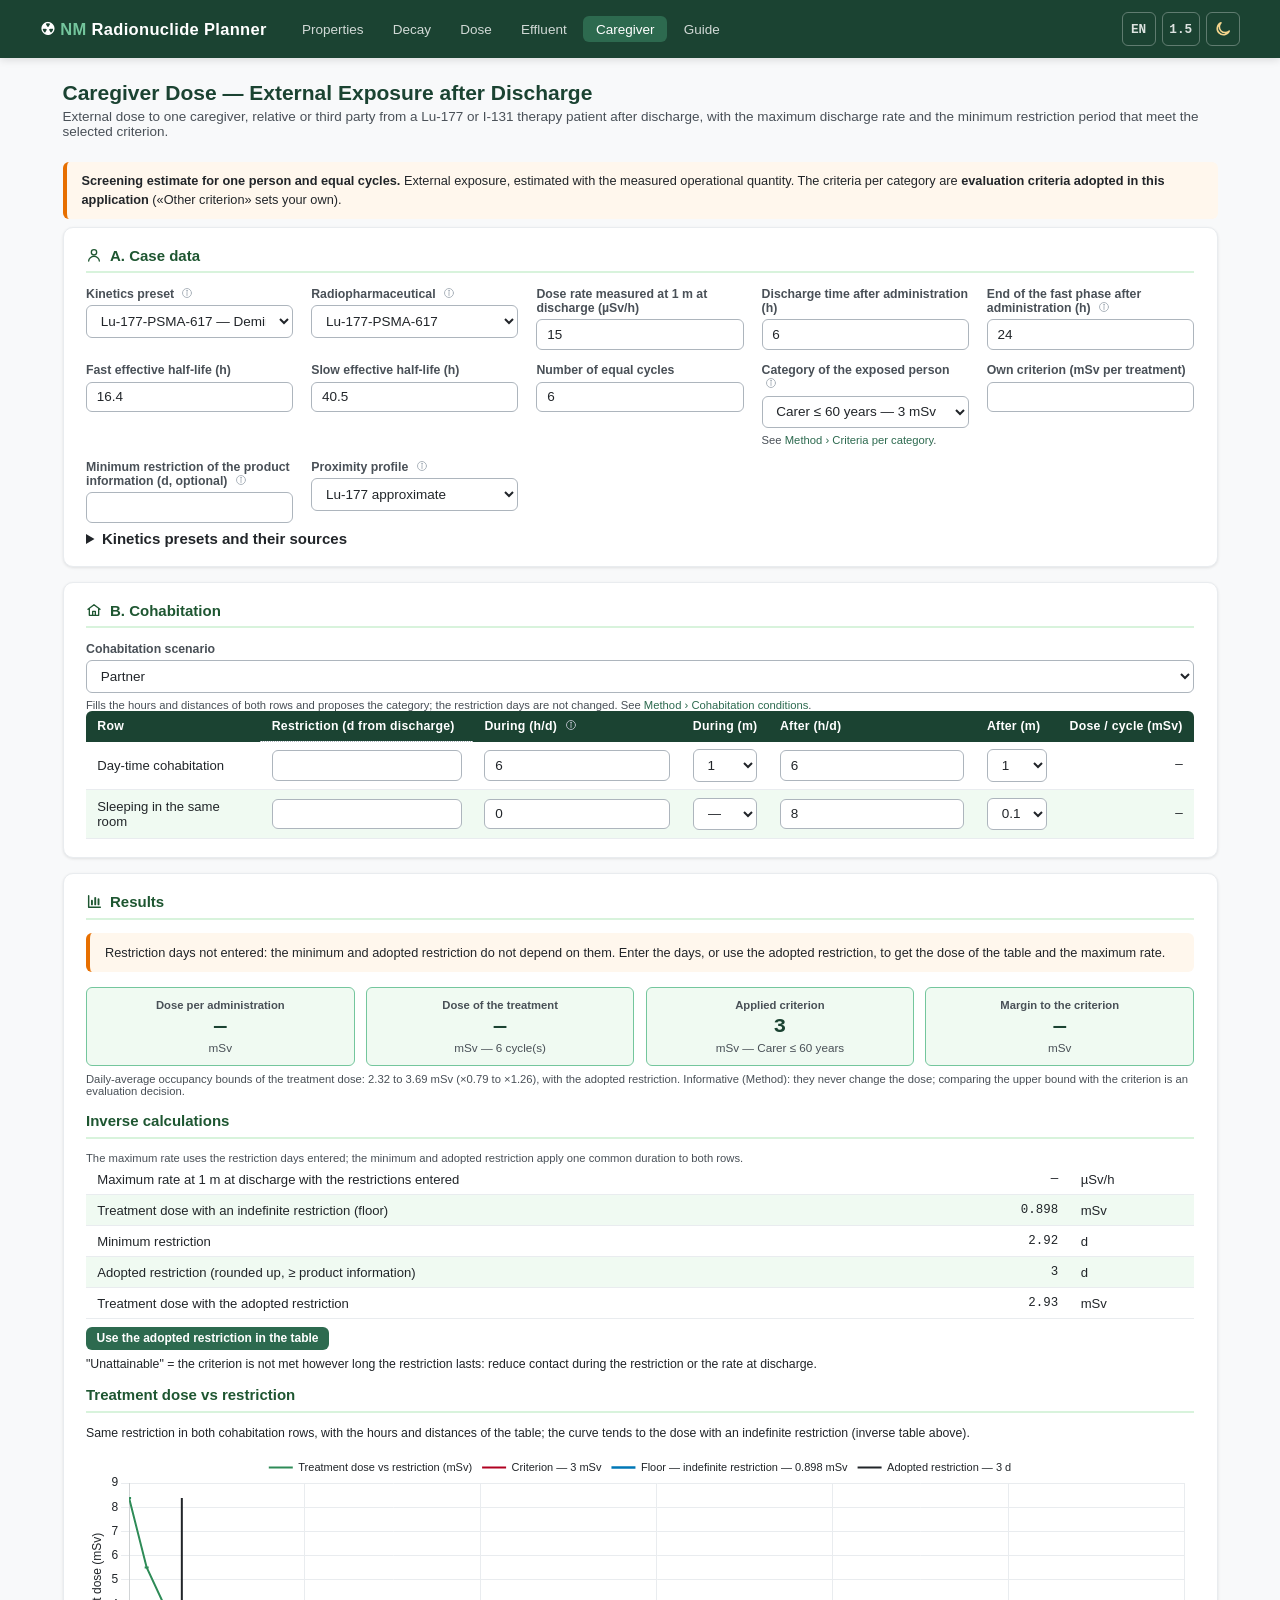
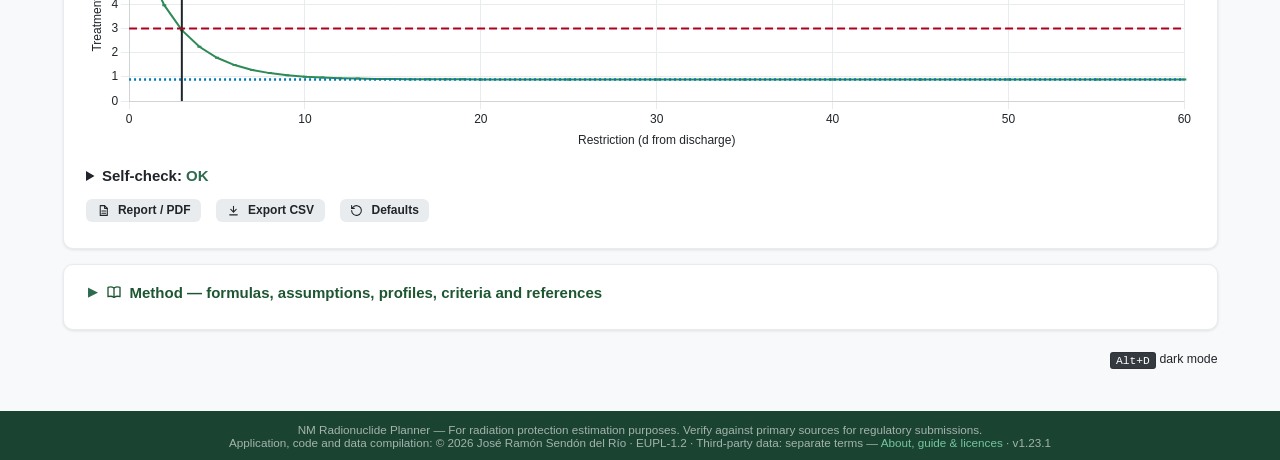
<file: caregiver.html>
<!DOCTYPE html>
<html lang="en">
<head>
  <meta charset="UTF-8">
  <meta name="viewport" content="width=device-width, initial-scale=1.0">
  <title>NM Radionuclide Planner — Caregiver Dose after Discharge</title>
  <link rel="icon" type="image/svg+xml" href="assets/icons/favicon.svg">
  <link rel="apple-touch-icon" href="assets/icons/icon-180.png">
  <link rel="manifest" href="manifest.json">
  <meta name="theme-color" content="#2d6a4f">
  <link rel="stylesheet" href="css/style.css">
  <script src="js/chart.umd.min.js"></script>
</head>
<body>

<a class="skip-link" href="#main-content">Skip to main content</a>

<header class="site-header">
  <div class="inner">
    <div class="site-logo">&#9762; <span>NM</span> Radionuclide Planner</div>
    <nav class="site-nav" aria-label="Main navigation">
      <a href="index.html">Properties</a>
      <a href="decay.html">Decay</a>
      <a href="dose.html">Dose</a>
      <a href="effluent.html">Effluent</a>
      <a href="caregiver.html" class="active">Caregiver</a>
      <a href="about.html">Guide</a>
    </nav>
    <div class="header-tools">
      <button id="langToggle" type="button" class="btn-icon btn-decimal" aria-label="Language: Spanish" aria-pressed="false" title="Language of the screens: English or Spanish (calculations and CSV files do not change)">EN</button>
      <button id="decimalToggle" type="button" class="btn-icon btn-decimal" aria-label="Decimal comma" aria-pressed="false" title="Decimal separator of the displayed numbers: point or comma (input accepts both)">1.5</button>
      <button id="darkToggle" type="button" class="btn-icon" aria-label="Toggle dark mode" aria-pressed="false" title="Toggle dark mode">
        <span id="darkIcon" class="ico ico-moon" aria-hidden="true"></span>
      </button>
    </div>
  </div>
</header>

<main class="page-body" id="main-content">
  <h1 class="page-title">Caregiver Dose — External Exposure after Discharge</h1>
  <div class="page-subtitle">
    External dose to one caregiver, relative or third party from a Lu-177 or I-131 therapy patient after discharge,
    with the maximum discharge rate and the minimum restriction period that meet the selected criterion.
  </div>

  <div class="alert alert-warning mb-1">
    <strong>Screening estimate for one person and equal cycles.</strong>
    External exposure, estimated with the measured operational quantity. The criteria per category are <strong>evaluation criteria adopted in this application</strong> («Other criterion» sets your own).
  </div>

  <!-- A. Case data -->
  <div class="card">
    <h2 class="card-title"><span class="ico ico-user" aria-hidden="true"></span> A. Case data</h2>
    <div class="form-grid">
      <div class="form-group">
        <label class="form-label" for="preset">Kinetics preset <span class="hint-tip" tabindex="0" role="img" aria-label="Fills radiopharmaceutical, fast phase, half-lives, cycles and profile. See the sources below." data-tooltip="Fills radiopharmaceutical, fast phase, half-lives, cycles and profile. See the sources below."><span class="ico ico-info" aria-hidden="true"></span></span></label>
        <select class="form-select" id="preset" title="Kinetics preset"></select>
        <div class="form-hint" id="presetHint"></div>
      </div>
      <div class="form-group">
        <label class="form-label" for="radiopharmaceutical">Radiopharmaceutical <span class="hint-tip" tabindex="0" role="img" aria-label="Used only to warn when the proximity profile does not match it." data-tooltip="Used only to warn when the proximity profile does not match it."><span class="ico ico-info" aria-hidden="true"></span></span></label>
        <select class="form-select" id="radiopharmaceutical" title="Radiopharmaceutical"></select>
      </div>
      <div class="form-group">
        <label class="form-label" for="rate_1m_uSv_h">Dose rate measured at 1 m at discharge (µSv/h)</label>
        <input type="text" inputmode="decimal" autocomplete="off" spellcheck="false" class="form-input num-input" id="rate_1m_uSv_h" title="Dose rate at 1 m at discharge">
      </div>
      <div class="form-group">
        <label class="form-label" for="discharge_h">Discharge time after administration (h)</label>
        <input type="text" inputmode="decimal" autocomplete="off" spellcheck="false" class="form-input num-input" id="discharge_h" title="Discharge time after administration">
      </div>
      <div class="form-group">
        <label class="form-label" for="fast_end_h">End of the fast phase after administration (h) <span class="hint-tip" tabindex="0" role="img" aria-label="0 = no fast phase." data-tooltip="0 = no fast phase."><span class="ico ico-info" aria-hidden="true"></span></span></label>
        <input type="text" inputmode="decimal" autocomplete="off" spellcheck="false" class="form-input num-input" id="fast_end_h" title="End of the fast phase after administration">
      </div>
      <div class="form-group">
        <label class="form-label" for="T_fast_h">Fast effective half-life (h)</label>
        <input type="text" inputmode="decimal" autocomplete="off" spellcheck="false" class="form-input num-input" id="T_fast_h" title="Fast effective half-life">
        <div class="form-hint" id="T_fast_hint"></div>
      </div>
      <div class="form-group">
        <label class="form-label" for="T_slow_h">Slow effective half-life (h)</label>
        <input type="text" inputmode="decimal" autocomplete="off" spellcheck="false" class="form-input num-input" id="T_slow_h" title="Slow effective half-life">
      </div>
      <div class="form-group">
        <label class="form-label" for="cycles">Number of equal cycles</label>
        <input type="text" inputmode="decimal" autocomplete="off" spellcheck="false" class="form-input num-input" id="cycles" title="Number of equal cycles">
      </div>
      <div class="form-group">
        <label class="form-label" for="category">Category of the exposed person <span class="hint-tip hidden" id="categoryTip" tabindex="0" role="img" aria-label="" data-tooltip=""><span class="ico ico-info" aria-hidden="true"></span></span></label>
        <select class="form-select" id="category" title="Category of the exposed person"></select>
        <div class="form-hint" id="categoryHint"></div>
      </div>
      <div class="form-group">
        <label class="form-label" for="manual_criterion_mSv">Own criterion (mSv per treatment)</label>
        <input type="text" inputmode="decimal" autocomplete="off" spellcheck="false" class="form-input num-input" id="manual_criterion_mSv" title="Own criterion">
        <div class="form-hint" id="manualHint"></div>
      </div>
      <div class="form-group">
        <label class="form-label" for="spc_min_restriction_d">Minimum restriction of the product information (d, optional) <span class="hint-tip" tabindex="0" role="img" aria-label="Lower bound for the adopted restriction." data-tooltip="Lower bound for the adopted restriction."><span class="ico ico-info" aria-hidden="true"></span></span></label>
        <input type="text" inputmode="decimal" autocomplete="off" spellcheck="false" class="form-input num-input" id="spc_min_restriction_d" title="Minimum restriction of the product information">
      </div>
      <div class="form-group">
        <label class="form-label" for="profile">Proximity profile <span class="hint-tip hidden" id="profileTip" tabindex="0" role="img" aria-label="" data-tooltip=""><span class="ico ico-info" aria-hidden="true"></span></span></label>
        <select class="form-select" id="profile" title="Proximity profile"></select>
      </div>
    </div>

    <details class="mt-1">
      <summary><strong>Kinetics presets and their sources</strong></summary>
      <p class="text-sm mt-1" id="presetNote"></p>
      <ul class="text-sm ref-list" id="presetList"></ul>
    </details>

    <div id="ownBlock" class="mt-2 hidden">
      <h3 class="card-title">Own measurements</h3>
      <div class="overflow-x-auto">
        <table class="data-table" id="ownTable">
          <thead>
            <tr>
              <th>Distance (m)</th>
              <th>Rate (µSv/h)</th>
              <th class="text-right">Factor relative to 1 m</th>
            </tr>
          </thead>
          <tbody id="ownBody"></tbody>
        </table>
      </div>
      <div class="form-hint mt-1" id="ownNote"></div>
    </div>
  </div>

  <!-- B. Cohabitation -->
  <div class="card mt-2">
    <h2 class="card-title"><span class="ico ico-home" aria-hidden="true"></span> B. Cohabitation</h2>
    <div class="form-grid">
      <div class="form-group">
        <label class="form-label" for="scenario">Cohabitation scenario</label>
        <select class="form-select" id="scenario" title="Cohabitation scenario"></select>
        <div class="form-hint"><span id="scenarioHint"></span> <span id="scenarioMissing" style="color:var(--warning-text);"></span>
          See <a href="#cohabitationDetails" data-open-details="methodDetails cohabitationDetails">Method › Cohabitation conditions</a>.</div>
      </div>
    </div>
    <div class="overflow-x-auto">
      <table class="data-table stack-on-mobile" id="rowsTable">
        <thead>
          <tr>
            <th>Row</th>
            <th class="has-tooltip" tabindex="0" aria-label="Restriction days counted from discharge" data-tooltip="Restriction days counted from discharge">Restriction (d from discharge)</th>
            <th>During (h/d) <span class="hint-tip in-cell" tabindex="0" role="img" aria-label="Hours of the two rows are mutually exclusive; 0 h = no contact (distance may be left empty); 0.1 m = contact." data-tooltip="Hours of the two rows are mutually exclusive; 0 h = no contact (distance may be left empty); 0.1 m = contact."><span class="ico ico-info" aria-hidden="true"></span></span></th>
            <th>During (m)</th>
            <th>After (h/d)</th>
            <th>After (m)</th>
            <th class="text-right">Dose / cycle (mSv)</th>
          </tr>
        </thead>
        <tbody id="rowsBody"></tbody>
      </table>
    </div>
  </div>

  <!-- Results -->
  <div class="card mt-2" id="resultsCard">
    <h2 class="card-title"><span class="ico ico-chart" aria-hidden="true"></span> Results</h2>
    <div id="calcError" class="alert alert-danger hidden" role="alert"></div>
    <div id="resultBlock">
      <div class="alert mb-1" id="statusBox" role="status"></div>
      <ul class="text-sm" id="warningList"></ul>

      <div class="result-grid">
        <div class="result-box">
          <div class="result-label">Dose per administration</div>
          <div class="result-value" id="perCycle">—</div>
          <div class="result-unit">mSv</div>
        </div>
        <div class="result-box" id="treatmentBox">
          <div class="result-label">Dose of the treatment</div>
          <div class="result-value" id="treatment">—</div>
          <div class="result-unit" id="treatmentUnit">mSv</div>
        </div>
        <div class="result-box">
          <div class="result-label">Applied criterion</div>
          <div class="result-value" id="criterion">—</div>
          <div class="result-unit" id="criterionUnit">mSv</div>
        </div>
        <div class="result-box">
          <div class="result-label">Margin to the criterion</div>
          <div class="result-value" id="margin">—</div>
          <div class="result-unit">mSv</div>
        </div>
      </div>
      <!-- Bounds of the daily-average occupancy (informative; never change the dose) -->
      <p class="form-hint mt-1" id="occupancyBox">
        <span id="occupancyValue"></span>
        <span>Informative (Method): they never change the dose; comparing the upper bound with the criterion is an evaluation decision.</span>
      </p>

      <h3 class="card-title mt-2">Inverse calculations</h3>
      <p class="form-hint">The maximum rate uses the restriction days entered; the minimum and adopted restriction apply one common duration to both rows.</p>
      <div class="overflow-x-auto">
        <table class="data-table" id="inverseTable">
          <tbody>
            <tr><td>Maximum rate at 1 m at discharge with the restrictions entered</td><td class="num" id="maxRate">—</td><td>µSv/h</td></tr>
            <tr><td id="floorLabel">Treatment dose with an indefinite restriction (floor)</td><td class="num" id="floor">—</td><td>mSv</td></tr>
            <tr><td>Minimum restriction</td><td class="num" id="minRestriction">—</td><td>d</td></tr>
            <tr><td>Adopted restriction (rounded up, ≥ product information)</td><td class="num" id="adopted">—</td><td>d</td></tr>
            <tr><td>Treatment dose with the adopted restriction</td><td class="num" id="doseAdopted">—</td><td>mSv</td></tr>
          </tbody>
        </table>
      </div>
      <div class="form-hint mt-1" id="adoptedNote"></div>
      <div class="d-flex gap-2 mt-1" data-no-print>
        <button class="btn btn-secondary btn-sm" id="btnApplyAdopted" type="button" title="Write the adopted restriction in the days column of both cohabitation rows">Use the adopted restriction in the table</button>
      </div>
      <p class="text-sm mt-1" id="inverseNote"></p>

      <h3 class="card-title mt-2">Treatment dose vs restriction</h3>
      <p class="text-sm">Same restriction in both cohabitation rows, with the hours and distances of the table; the curve tends to the dose with an indefinite restriction (inverse table above).</p>
      <p class="form-hint" id="curveNote"></p>
      <div class="chart-wrap">
        <canvas id="curveChart" aria-label="Treatment dose versus restriction days" role="img"></canvas>
      </div>

      <details class="mt-2" id="selfCheckDetails">
        <summary><strong>Self-check: <span id="selfCheckStatus">—</span></strong></summary>
        <p class="text-sm mt-1">A: the result is recomputed with an independent formulation in µSv and h for the current inputs.
          B: that formulation reproduces the reference cases computed with the author's original spreadsheet (restriction 3 d from discharge,
          6 cycles, fast phase ending at 24 h). «REVIEW»: the formulations or a reference case disagree — do not use the result until the cause is found.
          The self-check verifies consistency; it does not replace an independent validation.</p>
        <div class="overflow-x-auto">
          <table class="data-table">
            <thead><tr><th>Check</th><th class="text-right">Value</th><th>Status</th></tr></thead>
            <tbody id="selfCheckBody"></tbody>
          </table>
        </div>
        <p class="text-sm" id="refCasesNote"></p>
      </details>

      <div class="d-flex gap-2 mt-2 mb-1" data-no-print>
        <button class="btn btn-secondary btn-sm" id="btnPrint" type="button" title="Generate a printable calculation report with traceability (sources, method, disclaimer)"><span class="ico ico-file" aria-hidden="true"></span> Report / PDF</button>
        <button class="btn btn-secondary btn-sm" id="btnCsv" type="button" title="Export results as CSV"><span class="ico ico-download" aria-hidden="true"></span> Export CSV</button>
        <button class="btn btn-secondary btn-sm" id="btnReset" type="button" title="Restore the default values"><span class="ico ico-reset" aria-hidden="true"></span> Defaults</button>
      </div>
    </div>
  </div>

  <div class="card mt-2">
    <details id="methodDetails">
    <summary class="card-title"><span class="ico ico-book" aria-hidden="true"></span> Method — formulas, assumptions, profiles, criteria and references</summary>
    <div class="text-sm">
      <p>With Ḣ<sub>0</sub> the rate at 1 m at discharge, t<sub>r</sub> = max(0, t<sub>fast end</sub> − t<sub>discharge</sub>) the
        remaining duration of the fast phase, λ = ln 2 / T<sub>eff</sub> (λ<sub>f</sub> = λ<sub>s</sub> when t<sub>r</sub> = 0), and
        two <strong>consecutive</strong> exponentials (the slow phase starts from the rate reached at the end of the fast phase):</p>
      <ul>
        <li>I<sub>tail</sub> = Ḣ<sub>0</sub> e<sup>−λ<sub>f</sub>t<sub>r</sub></sup> / λ<sub>s</sub>;
          I<sub>∞</sub> = Ḣ<sub>0</sub> (1 − e<sup>−λ<sub>f</sub>t<sub>r</sub></sup>) / λ<sub>f</sub> + I<sub>tail</sub></li>
        <li>For a restriction of C days: I<sub>before</sub>(C) = ∫<sub>0</sub><sup>C</sup> Ḣ dt and I<sub>after</sub>(C) = ∫<sub>C</sub><sup>∞</sup> Ḣ dt</li>
        <li>Dose per cycle and row = I<sub>before</sub> · h<sub>during</sub>/24 · f<sub>during</sub> + I<sub>after</sub> · h<sub>after</sub>/24 · f<sub>after</sub>,
          with f the spatial factor of the profile relative to 1 m; treatment dose = cycles × Σ rows</li>
        <li>f<sub>r</sub> = Σ h<sub>during</sub> f<sub>during</sub> / 24, f<sub>n</sub> = Σ h<sub>after</sub> f<sub>after</sub> / 24;
          dose with an indefinite restriction = cycles · f<sub>r</sub> · I<sub>∞</sub> (a floor if f<sub>r</sub> &lt; f<sub>n</sub>, an upper asymptote if f<sub>r</sub> &gt; f<sub>n</sub>)</li>
        <li>Maximum rate = Ḣ<sub>0</sub> · criterion / treatment dose (the dose is proportional to the rate).
          Minimum restriction: the C that solves cycles · [f<sub>r</sub> I<sub>∞</sub> + (f<sub>n</sub> − f<sub>r</sub>) I<sub>after</sub>(C)] = criterion, analytically in either phase</li>
        <li>Daily-average occupancy bounds (informative): the rate decreases, so in each 24 h interval from discharge it lies between its values at the end and at the start of the interval. For any timetable with the declared hours in every interval (restrictions of whole days) the dose lies between Σ Ḣ(end)·E and Σ Ḣ(start)·E, with E the hours of the interval weighted by the spatial factors. For one exponential the factors on the daily-average dose are x·exp(−x)/(1 − exp(−x)) and x/(1 − exp(−x)), x = λ·24 h.</li>
      </ul>
      <p>Integration in SI (Sv/s, s, Sv); the interface uses µSv/h, h, d and mSv.</p>
      <details class="mt-1">
        <summary><strong>Assumptions</strong></summary>
        <ul class="mt-1" id="assumptionList"></ul>
      </details>
      <details class="mt-1">
        <summary><strong>Proximity profiles and provenance</strong></summary>
        <div class="overflow-x-auto mt-1">
          <table class="data-table">
            <thead><tr><th>Profile</th><th class="text-right">Distance (m)</th><th class="text-right">Factor relative to 1 m</th><th>Source</th><th>Nature</th><th>Note</th></tr></thead>
            <tbody id="profileBody"></tbody>
          </table>
        </div>
        <p class="text-sm" id="profilesNote"></p>
      </details>
      <details class="mt-1" id="criteriaDetails">
        <summary><strong>Criteria per category</strong></summary>
        <div class="overflow-x-auto mt-1">
          <table class="data-table">
            <thead><tr><th>Category</th><th class="text-right">Criterion (mSv / treatment)</th><th>Basis</th></tr></thead>
            <tbody id="categoryBody"></tbody>
          </table>
        </div>
        <p id="criteriaNote"></p>
      </details>
      <details class="mt-1" id="cohabitationDetails">
        <summary><strong>Cohabitation conditions — Foro (2011), Table 3.B 1</strong></summary>
        <p class="mt-1" id="cohabSource"></p>
        <div class="overflow-x-auto">
          <table class="data-table">
            <thead><tr><th>Person</th><th>Normal cohabitation</th><th>During the restriction</th><th>Row in the app</th>
              <th class="text-right">During (h / m)</th><th class="text-right">After (h / m)</th><th>Category (first: proposed)</th><th>Note</th></tr></thead>
            <tbody id="cohabBody"></tbody>
          </table>
        </div>
        <ul id="cohabCoworkers"></ul>
        <p id="cohabNote"></p>
        <p id="cohabReproduction"></p>
      </details>
      <details class="mt-1">
        <summary><strong>References</strong></summary>
        <ul class="ref-list mt-1" id="refList" translate="no"></ul>
      </details>
      <p class="mt-1" id="originNote"></p>
    </div>
    </details>
  </div>

</main>

<footer class="site-footer">
  NM Radionuclide Planner &mdash; For radiation protection estimation purposes.
  Verify against primary sources for regulatory submissions.
  <br>Application, code and data compilation: &copy; 2026 José Ramón Sendón del Río &middot; EUPL-1.2 &middot; Third-party data: separate terms &mdash;
  <a href="about.html">About, guide &amp; licences</a> <span class="app-version" translate="no"></span>
</footer>

<script src="data/caregiver-data.js"></script>
<script src="js/i18n-es.js"></script>
<script src="js/i18n.js"></script>
<script src="js/ui.js"></script>
<script src="js/utils.js"></script>
<script src="js/report.js"></script>
<script src="js/caregiver.js"></script>
<script>
(async () => {
  UI.initDarkMode();
  UI.initVersion();
  UI.initDecimal();
  UI.initLanguage();
  UI.initPrint();
  UI.initKeyboard();

  let data;
  try {
    data = await CAREGIVER.load();
  } catch (err) {
    console.error('Failed to initialize caregiver calculator:', err);
    UI.showFatalError(`Error loading data: ${err.message}`);
    return;
  }

  const esc = UTILS.escapeHtml;
  const $ = id => document.getElementById(id);
  const NUM_FIELDS = ['rate_1m_uSv_h', 'discharge_h', 'fast_end_h', 'T_fast_h', 'T_slow_h', 'cycles',
    'manual_criterion_mSv', 'spc_min_restriction_d'];
  const ROWS = [['day', 'Day-time cohabitation'], ['sleep', 'Sleeping in the same room']];
  const OWN_N = data.defaults.own_measurements.length;

  // ---- Static content from the data file ----
  // Kinetics presets: they fill these fields only, never the measured rate,
  // the discharge time, the category or the cohabitation table.
  const PRESET_FIELDS = ['radiopharmaceutical', 'fast_end_h', 'T_fast_h', 'T_slow_h', 'cycles', 'profile'];
  const PRESETS = data.kinetic_presets;
  $('preset').innerHTML = PRESETS.map(p => `<option value="${p.key}">${esc(p.label)}</option>`).join('') +
    '<option value="custom">Custom (values entered)</option>';
  $('presetNote').textContent = data.kinetic_presets_note;
  // Under each preset, the dispersion its source publishes (statistic named in the text)
  const spreadItems = p => (p.spread.length ? p.spread.map(s => s.text) : [data.kinetic_presets_no_spread]);
  // Values with the user's separator (rebuilt on nm-decimal-change; v1.23.0)
  const buildPresetList = () => {
    const n = UTILS.num;
    $('presetList').innerHTML = PRESETS.map(p => `<li><strong>${esc(p.label)}</strong> — ` +
      `${p.fast_end_h > 0 ? `fast phase until ${n(p.fast_end_h)} h, T fast ${n(p.T_fast_h)} h, ` : 'single exponential, '}T slow ${n(p.T_slow_h)} h, ` +
      `${p.cycles} cycle(s), profile ${esc(data.profiles[p.profile].label)}. ${esc(p.source)}` +
      `<div class="mt-1"><em>Spread in the source:</em></div><ul>${spreadItems(p).map(t => `<li>${esc(t)}</li>`).join('')}</ul></li>`).join('');
  };
  buildPresetList();
  const presetHint = () => {
    const p = PRESETS.find(q => q.key === $('preset').value);
    // What a preset fills is in the ⓘ of the label; only the hand-entered state is said here
    $('presetHint').textContent = p ? '' : 'Values entered by hand. Choose a preset to fill the kinetics from the literature.';
  };
  function applyPreset(key) {
    const p = PRESETS.find(q => q.key === key);
    if (!p) return;
    for (const f of PRESET_FIELDS) $(f).value = UTILS.inputValue(p[f]);
  }
  // Any manual edit of a preset field switches the selector to the matching preset or to Custom
  function syncPreset() {
    const cur = { radiopharmaceutical: $('radiopharmaceutical').value, profile: $('profile').value };
    for (const f of ['fast_end_h', 'T_fast_h', 'T_slow_h', 'cycles']) cur[f] = readNum($(f));
    const match = PRESETS.find(p => PRESET_FIELDS.every(f => (p[f] ?? null) === (cur[f] ?? null) ||
      (f === 'T_fast_h' && !(p.fast_end_h > 0))));
    $('preset').value = match ? match.key : 'custom';
    presetHint();
  }

  // Cohabitation scenarios of the Forum (Table 3.B 1): they fill the hours and
  // distances of both rows and propose the category, never the restriction days.
  // The free scenario keeps the table and lets the user name the rows.
  const SCENARIOS = data.cohabitation_scenarios;
  const FREE = data.cohabitation_free;
  const SCENARIO_FIELDS = ['h_during', 'd_during', 'h_after', 'd_after'];
  const scenarioOf = key => SCENARIOS.find(s => s.key === key);
  $('scenario').innerHTML = SCENARIOS.map(s => `<option value="${s.key}">${esc(s.label)}</option>`).join('') +
    `<option value="free">${esc(FREE.label)}</option>`;
  // Names the free rows take while their field is empty: those of the scenario left
  let freeFallback = { ...FREE.row_labels };
  let lastScenario = data.defaults.scenario;
  const rowLabel = k => { const s = scenarioOf($('scenario').value); return s ? s.rows[k].label : ($(`${k}_label`).value.trim() || freeFallback[k]); };
  function applyScenarioRows(key) {
    const s = scenarioOf(key);
    if (!s) return;
    for (const [k] of ROWS) for (const f of SCENARIO_FIELDS) {
      const v = s.rows[k][f];
      $(`${k}_${f}`).value = f.startsWith('h_') ? UTILS.inputValue(v) : (v === null ? '' : String(v));
    }
  }
  function applyScenario(key) {
    const s = scenarioOf(key);
    if (!s) return;
    applyScenarioRows(key);
    if (!(s.keep_category && s.categories_ok.includes($('category').value))) $('category').value = s.category;
  }
  // Leaving a scenario for the free one keeps its row names as placeholders
  function enterFree() {
    const prev = scenarioOf(lastScenario);
    if (prev) freeFallback = { day: prev.rows.day.label, sleep: prev.rows.sleep.label };
  }
  // A manual edit of hours or distances switches to the matching scenario or to the free one
  function syncScenario() {
    const match = SCENARIOS.find(s => ROWS.every(([k]) => SCENARIO_FIELDS.every(f =>
      (f.startsWith('h_') ? readNum($(`${k}_${f}`)) : distOf($(`${k}_${f}`))) === s.rows[k][f])));
    if (!match && lastScenario !== 'free') enterFree();
    $('scenario').value = match ? match.key : 'free';
  }
  function updateRowLabels() {
    const free = $('scenario').value === 'free';
    const words = { days: 'restriction days', h_during: 'hours per day during', d_during: 'distance during', h_after: 'hours per day after', d_after: 'distance after' };
    for (const [k] of ROWS) {
      const label = rowLabel(k);
      $(`${k}_label_text`).textContent = label;
      $(`${k}_label_text`).classList.toggle('hidden', free);
      $(`${k}_label`).classList.toggle('hidden', !free);
      $(`${k}_label`).placeholder = freeFallback[k];
      for (const [f, w] of Object.entries(words)) $(`${k}_${f}`).setAttribute('aria-label', `${label} ${w}`);
    }
    lastScenario = $('scenario').value;
  }
  function scenarioHint(input) {
    const s = scenarioOf($('scenario').value);
    $('scenarioHint').textContent = s
      ? 'Fills the hours and distances of both rows and proposes the category; the restriction days are not changed.'
      : 'Free scenario: hours, distances and row names entered by hand; the category is not checked against the Forum.';
    // Distances of the scenario that the selected proximity profile does not list
    const listed = new Set(CAREGIVER.profilePoints(input, data).map(p => p.distance_m));
    const missing = s ? [...new Set(ROWS.flatMap(([k]) => [s.rows[k].d_during, s.rows[k].d_after]))]
      .filter(d => d !== null && !listed.has(d)).sort((a, b) => a - b) : [];
    $('scenarioMissing').textContent = missing.length
      ? `The proximity profile does not list ${missing.map(d => `${UTILS.num(d)} m`).join(', ')}: choose an approximate profile or enter the distances by hand.` : '';
  }
  const hm = (h, d) => `${UTILS.num(h)} h${d === null ? '' : ` / ${UTILS.num(d)} m`}`;
  const buildCohabTable = () => {
    const catLabel = k => (data.categories.find(c => c.key === k) || {}).label || k;
    $('cohabBody').innerHTML = SCENARIOS.flatMap(s => ROWS.map(([k], i) => `<tr>` +
      (i === 0 ? `<td rowspan="2"><strong>${esc(s.label)}</strong></td><td rowspan="2">${esc(s.normal)}</td><td rowspan="2">${esc(s.restriction)}</td>` : '') +
      `<td>${esc(s.rows[k].label)}</td><td class="num" style="white-space:nowrap;">${hm(s.rows[k].h_during, s.rows[k].d_during)}</td><td class="num" style="white-space:nowrap;">${hm(s.rows[k].h_after, s.rows[k].d_after)}</td>` +
      (i === 0 ? `<td rowspan="2">${s.categories_ok.map(c => esc(catLabel(c))).join('<br>')}</td><td rowspan="2" class="text-sm">${esc(s.note)}</td>` : '') +
      `</tr>`)).join('');
  };
  $('cohabSource').textContent = data.cohabitation_method.source;
  $('cohabCoworkers').innerHTML = data.cohabitation_method.coworkers.map(t => `<li>${esc(t)}</li>`).join('');
  $('cohabNote').textContent = data.cohabitation_note;
  $('cohabReproduction').textContent = data.cohabitation_method.reproduction;

  $('radiopharmaceutical').innerHTML = data.radiopharmaceuticals.map(r => `<option value="${UTILS.safeAttr(r)}">${esc(r)}</option>`).join('');
  // Rebuilt on a separator switch, keeping the selection (decimal review 2026-10-15, D-03)
  const buildCategoryOptions = () => {
    const cur = $('category').value;
    $('category').innerHTML = data.categories.map(c =>
      `<option value="${c.key}">${esc(c.label)}${c.criterion_mSv !== null ? ` — ${UTILS.num(c.criterion_mSv)} mSv` : ''}</option>`).join('');
    if (cur) $('category').value = cur;
  };
  buildCategoryOptions();
  $('profile').innerHTML = Object.entries(data.profiles).map(([k, p]) => `<option value="${k}">${esc(p.label)}</option>`).join('');
  $('assumptionList').innerHTML = data.assumptions.map(a => `<li>${esc(a)}</li>`).join('');
  const buildProfileTables = () => {
  $('profileBody').innerHTML = Object.values(data.profiles).flatMap(p => (p.points.length ? p.points : [null]).map(pt => pt
    ? `<tr><td>${esc(p.label)}</td><td class="num">${UTILS.num(pt.distance_m)}</td><td class="num">${UTILS.num(+pt.factor.toPrecision(6))}</td><td>${esc(p.ref)}</td><td>${esc(p.nature)}</td><td class="text-sm">${esc(pt.note)}</td></tr>`
    : `<tr><td>${esc(p.label)}</td><td class="num">entered</td><td class="num">rate / rate at 1 m</td><td>${esc(p.ref)}</td><td>${esc(p.nature)}</td><td class="text-sm">${esc(data.own_protocol_note)}</td></tr>`)).join('');
  $('categoryBody').innerHTML = data.categories.map(c =>
    `<tr><td>${esc(c.label)}</td><td class="num">${c.criterion_mSv === null ? '—' : UTILS.num(c.criterion_mSv)}</td><td>${esc(c.basis)}</td></tr>`).join('');
  };
  buildProfileTables();
  buildCohabTable();
  $('criteriaNote').textContent = data.criteria_note;
  $('profilesNote').textContent = data.profiles_note;
  $('refList').innerHTML = data.references.map(r => `<li>${esc(r)}</li>`).join('');
  $('originNote').textContent = data.meta.origin;
  $('inverseNote').textContent = '"Unattainable" = the criterion is not met however long the restriction lasts: reduce contact during the restriction or the rate at discharge.';
  $('ownNote').textContent = data.own_protocol_note;
  $('refCasesNote').textContent = data.reference_cases.note;

  $('ownBody').innerHTML = `<tr><td>1 (fixed)</td><td class="num" id="own_fixed_rate">—</td><td class="num">1</td></tr>` +
    Array.from({ length: OWN_N }, (_, i) => `<tr>
      <td><input type="text" inputmode="decimal" autocomplete="off" spellcheck="false" class="form-input num-input" id="own_${i}_d" aria-label="Own measurement ${i + 1} distance (m)" title="Distance (m)"></td>
      <td><input type="text" inputmode="decimal" autocomplete="off" spellcheck="false" class="form-input num-input" id="own_${i}_r" aria-label="Own measurement ${i + 1} rate (µSv/h)" title="Rate (µSv/h)"></td>
      <td class="num" id="own_${i}_f">—</td>
    </tr>`).join('');

  // data-label: on phones the table is stacked as one card per row and each
  // cell shows its column name (audit 2026-10-15, F-06)
  $('rowsBody').innerHTML = ROWS.map(([k, label]) => `<tr>
    <td class="stack-title"><span id="${k}_label_text">${esc(label)}</span><input type="text" autocomplete="off" class="form-input hidden" id="${k}_label" maxlength="60" aria-label="Row name (free scenario)" title="Row name (free scenario)"></td>
    <td data-label="Restriction (d from discharge)"><input type="text" inputmode="decimal" autocomplete="off" spellcheck="false" class="form-input num-input" id="${k}_days" aria-label="${UTILS.safeAttr(label)} restriction days" title="Restriction (d from discharge)"></td>
    <td data-label="During (h/d)"><input type="text" inputmode="decimal" autocomplete="off" spellcheck="false" class="form-input num-input" id="${k}_h_during" aria-label="${UTILS.safeAttr(label)} hours per day during" title="Hours per day during the restriction"></td>
    <td data-label="During (m)"><select class="form-select" id="${k}_d_during" aria-label="${UTILS.safeAttr(label)} distance during" title="Distance during the restriction (m)"></select></td>
    <td data-label="After (h/d)"><input type="text" inputmode="decimal" autocomplete="off" spellcheck="false" class="form-input num-input" id="${k}_h_after" aria-label="${UTILS.safeAttr(label)} hours per day after" title="Hours per day after the restriction"></td>
    <td data-label="After (m)"><select class="form-select" id="${k}_d_after" aria-label="${UTILS.safeAttr(label)} distance after" title="Distance after the restriction (m)"></select></td>
    <td class="num" data-label="Dose / cycle (mSv)" id="${k}_dose">—</td>
  </tr>`).join('');

  // ---- Reading and writing the form ----
  // A decimal point or comma (UTILS.parseNumber): '' → null, not a number → NaN
  const readNum = el => UTILS.parseNumber(el.value);
  const distOf = el => (el.value === '' ? null : parseFloat(el.value));

  function readInputs() {
    const input = { preset: $('preset').value, scenario: $('scenario').value, radiopharmaceutical: $('radiopharmaceutical').value, category: $('category').value, profile: $('profile').value };
    for (const f of NUM_FIELDS) {
      const v = readNum($(f));
      if (Number.isNaN(v)) throw Object.assign(new RangeError(`"${$(f).title}" must be a number`), { field: f });
      input[f] = v;
    }
    input.rows = {};
    for (const [k] of ROWS) {
      const r = { label: rowLabel(k), d_during: distOf($(`${k}_d_during`)), d_after: distOf($(`${k}_d_after`)) };
      for (const f of ['days', 'h_during', 'h_after']) {
        const v = readNum($(`${k}_${f}`));
        if (Number.isNaN(v)) throw Object.assign(new RangeError(`"${$(`${k}_${f}`).getAttribute('aria-label')}" must be a number`), { field: `${k}_${f}` });
        r[f] = v;
      }
      input.rows[k] = r;
    }
    input.own_measurements = Array.from({ length: OWN_N }, (_, i) => ({ distance_m: readNum($(`own_${i}_d`)), rate_uSv_h: readNum($(`own_${i}_r`)) }))
      .map(m => ({ distance_m: Number.isNaN(m.distance_m) ? null : m.distance_m, rate_uSv_h: Number.isNaN(m.rate_uSv_h) ? null : m.rate_uSv_h }));
    return input;
  }

  // Distance lists follow the selected profile; a distance no longer listed is cleared.
  function fillDistanceSelects(input) {
    const pts = CAREGIVER.profilePoints(input, data).filter(p => Number.isFinite(p.distance_m) && p.distance_m > 0);
    const seen = new Set();
    const options = pts.filter(p => !seen.has(p.distance_m) && seen.add(p.distance_m)).sort((a, b) => a.distance_m - b.distance_m);
    for (const [k] of ROWS) for (const f of ['d_during', 'd_after']) {
      const sel = $(`${k}_${f}`);
      const cur = sel.value;
      sel.innerHTML = '<option value="">—</option>' + options.map(p =>
        `<option value="${p.distance_m}">${UTILS.num(p.distance_m)}</option>`).join('');
      sel.value = options.some(p => String(p.distance_m) === cur) ? cur : '';
    }
  }

  function writeInputs(inp) {
    $('preset').value = inp.preset || 'custom';
    $('scenario').value = inp.scenario || 'free';
    lastScenario = $('scenario').value;
    freeFallback = { ...FREE.row_labels };
    for (const [k] of ROWS) $(`${k}_label`).value = '';
    $('radiopharmaceutical').value = inp.radiopharmaceutical;
    $('category').value = inp.category;
    $('profile').value = inp.profile;
    for (const f of NUM_FIELDS) $(f).value = UTILS.inputValue(inp[f]);
    inp.own_measurements.forEach((m, i) => { $(`own_${i}_d`).value = UTILS.inputValue(m.distance_m); $(`own_${i}_r`).value = UTILS.inputValue(m.rate_uSv_h); });
    for (const [k] of ROWS) for (const f of ['days', 'h_during', 'h_after']) $(`${k}_${f}`).value = UTILS.inputValue(inp.rows[k][f]);
    fillDistanceSelects(inp);
    for (const [k] of ROWS) for (const f of ['d_during', 'd_after']) $(`${k}_${f}`).value = inp.rows[k][f] ?? '';
  }

  // ---- Formatting ----
  // 3 significant figures on screen and in the report: the 1 m rate is usually
  // measured to 2–3 figures (audit 2026-10-14, N-06); the CSV keeps 6 for traceability.
  // Display values follow the user's decimal separator (UTILS.dec); the CSV
  // builder runs inside UTILS.withPoint, so these give a point there.
  const f3 = v => (Number.isFinite(v) ? UTILS.dec((Math.abs(v) >= 1e5 || (v !== 0 && Math.abs(v) < 1e-3) ? v.toExponential(2) : v.toPrecision(3))) : '—');
  const f2d = v => (Number.isFinite(v) ? UTILS.dec(v.toFixed(2)) : '—');

  // ---- Chart ----
  let chart = null;
  // What the dose with an indefinite restriction is for this table (second
  // opinion 2026-10-15, finding 2): a floor only when fr < fn.
  const INDEF_TEXT = {
    floor: 'Treatment dose with an indefinite restriction (floor)',
    ceiling: 'Treatment dose with an indefinite restriction (upper asymptote — restricting increases the dose)',
    equal: 'Treatment dose with an indefinite restriction (same as without restriction)',
  };
  const INDEF_CHART = { floor: 'Floor — indefinite restriction', ceiling: 'Upper asymptote — indefinite restriction', equal: 'Indefinite restriction' };
  const indefText = inv => INDEF_TEXT[inv.indefiniteKind] || 'Treatment dose with an indefinite restriction';
  // Bounds of the daily-average occupancy: "a to b mSv (×kMin to ×kMax)"
  const occText = o => `${f3(o.low_mSv)} to ${f3(o.high_mSv)} mSv (×${f2d(o.kMin)} to ×${f2d(o.kMax)})` +
    (o.basis === 'adopted' ? ', with the adopted restriction' : '');
  // Hues validated with the dataviz palette script, light and dark (2026-10-15):
  // curve green, criterion red, indefinite restriction blue — the former red
  // vs orange pair was indistinguishable — plus neutral reference lines, each
  // with its own line style and a value in the legend.
  function datasetsFor(cv, out, input) {
    const theme = UI.getChartTheme();
    const pts = cv.points.map(p => ({ x: p.days, y: p.dose_mSv }));
    const dDay = input.rows.day.days, dSleep = input.rows.sleep.days;
    // horizontal lines reach the table marker when its restriction is beyond the curve's last day
    const xMax = Math.max(pts.length ? pts[pts.length - 1].x : 60, Number.isFinite(dDay) && dDay === dSleep ? dDay : 0);
    // order: lower values are drawn on top
    const ds = [{ label: 'Treatment dose vs restriction (mSv)', data: pts, _themeRole: 'dose', borderColor: theme.spectrum.G, backgroundColor: theme.spectrum.G,
      borderWidth: 2, pointRadius: 2, showLine: true, pointStyle: 'line', order: 10 }];
    const crit = out.criterion.value;
    if (Number.isFinite(crit) && crit > 0) {
      ds.push({ label: `Criterion — ${UTILS.num(crit)} mSv`, data: [{ x: 0, y: crit }, { x: xMax, y: crit }], _themeRole: 'danger', borderColor: theme.danger,
        backgroundColor: theme.danger, borderDash: [8, 4], borderWidth: 2, pointRadius: 0, showLine: true, pointStyle: 'line', order: 3 });
    }
    if (Number.isFinite(out.inverse.floor_mSv)) {
      ds.push({ label: `${INDEF_CHART[out.inverse.indefiniteKind] || 'Indefinite restriction'} — ${f3(out.inverse.floor_mSv)} mSv`,
        data: [{ x: 0, y: out.inverse.floor_mSv }, { x: xMax, y: out.inverse.floor_mSv }],
        _themeRole: 'indef', borderColor: theme.spectrum.X, backgroundColor: theme.spectrum.X, borderDash: [2, 3], borderWidth: 2.5, pointRadius: 0, showLine: true, pointStyle: 'line', order: 2 });
    }
    const yTop = pts.length ? Math.max(...pts.map(p => p.y)) : 0;
    if (Number.isFinite(out.inverse.adopted_d) && pts.length) {
      ds.push({ label: `Adopted restriction — ${UTILS.num(out.inverse.adopted_d)} d`, data: [{ x: out.inverse.adopted_d, y: 0 }, { x: out.inverse.adopted_d, y: yTop }],
        _themeRole: 'text', borderColor: theme.text, backgroundColor: theme.text, borderWidth: 2, pointRadius: 0, showLine: true, pointStyle: 'line', order: 4 });
    }
    // The case of the cohabitation table (user request 2026-10-15). On the curve
    // only when both rows have the same restriction; otherwise its dose is drawn
    // as a horizontal line, because the curve assumes one common restriction.
    if (Number.isFinite(out.treatment_mSv)) {
      if (Number.isFinite(dDay) && dDay === dSleep) {
        ds.push({ label: `This table — ${UTILS.num(dDay)} d → ${f3(out.treatment_mSv)} mSv`, data: [{ x: dDay, y: 0 }, { x: dDay, y: out.treatment_mSv }],
          _themeRole: 'table', borderColor: theme.spectrum.G, backgroundColor: theme.spectrum.G, borderDash: [4, 3], borderWidth: 1.5,
          pointRadius: [0, 7], pointHoverRadius: [0, 9], pointBackgroundColor: theme.spectrum.G, pointBorderColor: theme.surface, pointBorderWidth: 2,
          showLine: true, pointStyle: 'circle', order: 1 });
      } else {
        ds.push({ label: `This table (restrictions ${UTILS.num(dDay)} / ${UTILS.num(dSleep)} d) — ${f3(out.treatment_mSv)} mSv`, data: [{ x: 0, y: out.treatment_mSv }, { x: xMax, y: out.treatment_mSv }],
          _themeRole: 'tableLine', borderColor: theme.spectrum.G, backgroundColor: theme.spectrum.G, borderDash: [10, 3, 2, 3], borderWidth: 1.5, pointRadius: 0,
          showLine: true, pointStyle: 'line', order: 1 });
      }
    }
    return ds;
  }
  function drawChart(cv, out, input) {
    const theme = UI.getChartTheme();
    const datasets = datasetsFor(cv, out, input);
    if (chart) chart.destroy();
    chart = new Chart($('curveChart').getContext('2d'), {
      type: 'scatter',
      data: { datasets },
      options: {
        color: theme.text, responsive: true, maintainAspectRatio: false, animation: false,
        plugins: {
          // dataset order, not drawing order (`order` puts the markers on top)
          legend: { position: 'top', labels: { font: { size: 11 }, usePointStyle: true, pointStyleWidth: 24, sort: (a, b) => a.datasetIndex - b.datasetIndex } },
          tooltip: { callbacks: { label: c => `${c.dataset.label}: ${f3(c.parsed.y)} at ${UTILS.num(c.parsed.x)} d` } },
        },
        scales: {
          x: { type: 'linear', min: 0, title: { display: true, text: 'Restriction (d from discharge)', color: theme.text },
            ticks: { color: theme.text }, grid: { color: theme.grid } },
          y: { min: 0, title: { display: true, text: 'Treatment dose (mSv)', color: theme.text },
            ticks: { color: theme.text }, grid: { color: theme.grid } },
        },
      },
    });
  }
  function applyCurveChartTheme() {
    if (!chart) return;
    const theme = UI.getChartTheme();
    const colour = { dose: theme.spectrum.G, danger: theme.danger, indef: theme.spectrum.X, text: theme.text, table: theme.spectrum.G, tableLine: theme.spectrum.G };
    for (const d of chart.data.datasets) {
      d.borderColor = d.backgroundColor = colour[d._themeRole];
      if (d._themeRole === 'table') { d.pointBackgroundColor = theme.spectrum.G; d.pointBorderColor = theme.surface; }
    }
    chart.options.color = theme.text;
    for (const scale of Object.values(chart.options.scales)) {
      scale.ticks.color = theme.text;
      scale.title.color = theme.text;
      scale.grid.color = theme.grid;
    }
    chart.update('none');
  }
  document.addEventListener('nm-theme-change', applyCurveChartTheme);

  // ---- Render ----
  let last = null;
  // Error message in the page box and the offending field marked (presentation review 2026-10-15)
  const inputErr = UI.inputErrors('calcError');
  // Out-of-range values: the status box says what is wrong; the fields are marked here
  const rangeMarked = new Set();
  function markRange(ids) {
    for (const id of rangeMarked) { const e = $(id); e.classList.remove('is-invalid'); e.removeAttribute('aria-invalid'); }
    rangeMarked.clear();
    for (const id of ids) { const e = $(id); if (e) { e.classList.add('is-invalid'); e.setAttribute('aria-invalid', 'true'); rangeMarked.add(id); } }
  }
  function render() {
    // Fields written by the page (Defaults, presets, adopted restriction) fire
    // no input event: refresh the "Read as …" notes here (decimal review 2026-10-15, D-01)
    UI.refreshNumberHints();
    updateRowLabels();
    let input, out, cv, sc;
    try {
      input = readInputs();
      scenarioHint(input);
      out = CAREGIVER.evaluate(input, data);
      // Finite inputs can still overflow in the products (audit 2026-10-04, A07)
      const nums = [out.perCycle_mSv, out.treatment_mSv, out.inverse.maxRate_uSv_h, out.inverse.floor_mSv, out.inverse.doseAtAdopted_mSv];
      if (nums.some(v => v !== null && !Number.isFinite(v))) throw new RangeError('The entered values are outside the representable range');
      cv = CAREGIVER.curve(input, data);
      sc = CAREGIVER.selfCheck(input, data);
    } catch (err) {
      markRange([]);
      inputErr.show(err.message, err.field);
      $('resultBlock').classList.add('hidden');
      // the row doses sit in the cohabitation table, outside the result block:
      // never leave the previous case's values there (audit 2026-10-22, A-01)
      for (const [k] of ROWS) $(`${k}_dose`).textContent = '—';
      last = null;
      return;
    }
    inputErr.clear();
    markRange(CAREGIVER.invalidFields(input));
    $('resultBlock').classList.remove('hidden');
    last = { input, out, cv, sc };

    // Input-dependent hints
    const tr = input.fast_end_h > input.discharge_h;
    // Said only when the field is switched off, to explain why
    $('T_fast_hint').textContent = tr ? '' : 'Not used: discharge is at or after the end of the fast phase.';
    $('T_fast_h').disabled = !tr;
    const isOther = input.category === 'other';
    $('manual_criterion_mSv').disabled = !isOther;
    $('manualHint').textContent = isOther ? 'Required for «Other criterion».' : '';
    const cat = data.categories.find(c => c.key === input.category);
    UI.setHintTip($('categoryTip'), cat ? `Basis: ${cat.basis_short}` : '');
    $('categoryHint').innerHTML = cat
      ? 'See <a href="#criteriaDetails" data-open-details="methodDetails criteriaDetails">Method › Criteria per category</a>.'
      : '';
    UI.setHintTip($('profileTip'), data.profiles[input.profile] ? data.profiles[input.profile].distances_note : '');
    $('ownBlock').classList.toggle('hidden', input.profile !== 'own');
    $('own_fixed_rate').textContent = Number.isFinite(input.rate_1m_uSv_h) ? UTILS.num(input.rate_1m_uSv_h) : '—';
    input.own_measurements.forEach((m, i) => {
      const p = out.points.slice(1).find(q => q.distance_m === m.distance_m && q.rate_uSv_h === m.rate_uSv_h);
      $(`own_${i}_f`).textContent = input.profile === 'own' && p && Number.isFinite(p.factor) ? UTILS.dec(p.factor.toPrecision(4)) : '—';
    });

    // Status
    const statusBox = $('statusBox');
    const good = out.status === 'Within the applied criterion';
    const bad = out.status === 'Exceeds the applied criterion';
    statusBox.className = `alert mb-1 ${good ? 'alert-success' : bad ? 'alert-danger' : 'alert-warning'}`;
    statusBox.textContent = out.status;
    $('warningList').innerHTML = out.warnings.map(w => `<li style="color:var(--warning-text);">&#9888; ${esc(w)}</li>`).join('');

    for (const [k] of ROWS) $(`${k}_dose`).textContent = Number.isFinite(out.rows[k].dose_mSv) ? UTILS.dec(out.rows[k].dose_mSv.toPrecision(3)) : '—';
    $('perCycle').textContent = f3(out.perCycle_mSv);
    $('treatment').textContent = f3(out.treatment_mSv);
    // an invalid number of cycles or criterion is not echoed as if it were applied (audit 2026-10-30, A-5)
    $('treatmentUnit').textContent = `mSv — ${Number.isInteger(input.cycles) && input.cycles >= 1 ? UTILS.num(input.cycles) : '?'} cycle(s)`;
    $('treatmentBox').className = `result-box${bad ? ' danger' : ''}`;
    $('criterion').textContent = Number.isFinite(out.criterion.value) && out.criterion.value > 0 ? UTILS.num(out.criterion.value) : '—';
    $('criterionUnit').textContent = out.criterion.label ? `mSv — ${out.criterion.label}` : 'mSv';
    $('margin').textContent = f3(out.margin_mSv);
    $('occupancyBox').classList.toggle('hidden', !out.occupancy && !out.occupancyNote);
    $('occupancyValue').textContent = out.occupancy ? `Daily-average occupancy bounds of the treatment dose: ${occText(out.occupancy)}.` : out.occupancyNote;

    const inv = out.inverse;
    $('maxRate').textContent = f3(inv.maxRate_uSv_h);
    $('floor').textContent = f3(inv.floor_mSv);
    $('floorLabel').textContent = indefText(inv);
    $('minRestriction').textContent = inv.minRestriction_d !== null ? f2d(inv.minRestriction_d)
      : (inv.minRestrictionCode ? CAREGIVER.INVERSE_TEXT[inv.minRestrictionCode] : '—');
    $('adopted').textContent = inv.adopted_d !== null ? UTILS.num(inv.adopted_d) : '—';
    $('doseAdopted').textContent = f3(inv.doseAtAdopted_mSv);
    // Without days the status box already says so: only the EXCEEDS warning is repeated here
    $('adoptedNote').textContent = !out.noDays ? inv.adoptedNote
      : inv.adoptedNote.endsWith(' — with this restriction the treatment dose EXCEEDS the criterion') ? 'With this restriction the treatment dose EXCEEDS the criterion' : '';
    $('btnApplyAdopted').disabled = inv.adopted_d === null;
    // Days not entered yet: the button is the suggested next step
    $('btnApplyAdopted').className = `btn btn-sm ${out.noDays && inv.adopted_d !== null ? 'btn-primary' : 'btn-secondary'}`;

    $('selfCheckStatus').textContent = sc.ok ? 'OK'
      : (sc.currentOk === null && sc.referencesOk ? 'reference cases OK — current case not checked (no current result to verify)' : 'REVIEW');
    $('selfCheckStatus').className = sc.ok ? 'meets-yes' : '';
    $('selfCheckBody').innerHTML = sc.items.map(i => `<tr><td>${esc(i.label)}</td><td class="num">${Number.isFinite(i.value) ? UTILS.dec(i.value.toFixed(i.reference ? 2 : 4)) : ''}</td>` +
      `<td>${i.ok ? '<span class="meets-yes">OK</span>' : '<strong style="color:var(--danger);">REVIEW</strong>'}</td></tr>`).join('');

    if (cv.points.length) {
      $('curveNote').textContent = '';
      $('curveChart').parentElement.classList.remove('hidden');
      drawChart(cv, out, input);
    } else {
      if (chart) { chart.destroy(); chart = null; }
      $('curveChart').parentElement.classList.add('hidden');
      $('curveNote').textContent = !out.tableReady
        ? 'No curve: the inputs are rejected (see the status above).'
        : 'No curve: with the same restriction in both rows the hours during the restriction would exceed 24 h/day.';
    }
  }

  document.querySelectorAll('main input, main select').forEach(el => {
    const handler = () => {
      if (el.id === 'preset') applyPreset(el.value);
      else if (PRESET_FIELDS.includes(el.id)) syncPreset();
      if (el.id === 'preset') presetHint();
      if (el.id === 'scenario') { if (el.value === 'free') enterFree(); else applyScenario(el.value); }
      else if (/^(day|sleep)_(h_during|d_during|h_after|d_after)$/.test(el.id)) syncScenario();
      if (el.id === 'profile' || el.id === 'preset' || /^own_|^rate_1m/.test(el.id)) {
        try { fillDistanceSelects(readInputs()); } catch (e) { /* render reports it */ }
        // the scenario keeps its distances when the new profile lists them
        if ($('scenario').value !== 'free') applyScenarioRows($('scenario').value);
      }
      render();
    };
    el.addEventListener('input', handler);
    el.addEventListener('change', handler);
  });

  // Decimal separator switched in the header: rebuild the data tables, the
  // distance lists and the results with the new one
  document.addEventListener('nm-decimal-change', () => {
    buildCategoryOptions();
    buildPresetList();
    buildProfileTables();
    buildCohabTable();
    try { fillDistanceSelects(readInputs()); } catch (e) { /* render reports it */ }
    render();
  });

  $('btnApplyAdopted').addEventListener('click', () => {
    if (!last || last.out.inverse.adopted_d === null) return;
    for (const [k] of ROWS) $(`${k}_days`).value = UTILS.inputValue(last.out.inverse.adopted_d);
    render();
  });

  $('btnReset').addEventListener('click', () => {
    writeInputs(CAREGIVER.defaultInput(data));
    presetHint();
    render();
  });

  const distText = d => (d === null ? '—' : `${UTILS.num(d)} m`);
  const rowText = (input, out, k) => {
    const r = input.rows[k], o = out.rows[k];
    const nv = (v, none) => (v === null || v === undefined ? none : UTILS.num(v));
    return `${r.days === null ? 'restriction days not entered' : `${UTILS.num(r.days)} d restriction`}; during ${nv(r.h_during, '—')} h/d at ${distText(r.d_during)} (factor ${nv(o.fDuring, 'none')}); ` +
      `after ${nv(r.h_after, '—')} h/d at ${distText(r.d_after)} (factor ${nv(o.fAfter, 'none')}); dose/cycle ${f3(o.dose_mSv)} mSv`;
  };

  $('btnPrint').addEventListener('click', () => {
    if (!last) return;   // the button is hidden with the results
    const { input, out, cv, sc } = last;
    const inv = out.inverse;
    const prof = data.profiles[input.profile];
    REPORT.print({
      title: 'Caregiver Dose after Discharge',
      headerRows: [
        ['Radiopharmaceutical', input.radiopharmaceutical],
        ['Kinetics', (() => { const p = PRESETS.find(q => q.key === input.preset);
          return p ? `Preset «${p.label}». ${p.source}` : 'Entered by hand (no preset)'; })()],
        // one row per item: each is a data text of its own (and of the Spanish catalog)
        ...(() => { const p = PRESETS.find(q => q.key === input.preset);
          return (p ? spreadItems(p) : ['not applicable (kinetics entered by hand)']).map((t, i) => [i ? '' : 'Spread in the source', t]); })(),
        ['Data status', `caregiver.json v${data.meta.version} (${data.meta.date}). ${data.meta.origin}`],
      ],
      omitCommonSources: true,
      sections: [
        { heading: 'Case data', rows: [
          ['Dose rate at 1 m at discharge', `${UTILS.num(input.rate_1m_uSv_h)} µSv/h`],
          ['Discharge time after administration', `${UTILS.num(input.discharge_h)} h`],
          ['End of the fast phase after administration', `${UTILS.num(input.fast_end_h)} h`],
          ['Fast effective half-life', input.fast_end_h > input.discharge_h ? `${UTILS.num(input.T_fast_h)} h` : 'not used'],
          ['Slow effective half-life', `${UTILS.num(input.T_slow_h)} h`],
          ['Number of equal cycles', UTILS.num(input.cycles)],
          ['Category / criterion', `${out.criterion.label}: ${out.criterion.value > 0 ? UTILS.num(out.criterion.value) : '—'} mSv per treatment (${out.criterion.basis})`],
          ['Minimum restriction of the product information', input.spc_min_restriction_d === null ? 'not entered' : `${UTILS.num(input.spc_min_restriction_d)} d`],
          ['Proximity profile', `${prof.label} ${prof.ref} — ${prof.nature}`],
        ].concat(input.profile === 'own' ? out.points.map(p => [`Own measurement ${p.distance_m != null ? UTILS.num(p.distance_m) : '—'} m`, `${p.rate_uSv_h != null ? UTILS.num(p.rate_uSv_h) : '—'} µSv/h → factor ${Number.isFinite(p.factor) ? UTILS.dec(p.factor.toPrecision(4)) : 'none'}`]) : []) },
        { heading: 'Cohabitation', rows: [['Scenario', (() => { const s = scenarioOf(input.scenario);
          return s ? `${s.label} — Foro CSN-SEPR-SEFM (2011), Annex 3.B, Table 3.B 1` : FREE.label; })()]]
          .concat(ROWS.map(([k]) => [input.rows[k].label, rowText(input, out, k)])) },
        { heading: 'Results', rows: [
          ['Status', out.status],
          ['Warnings', out.warnings.join(' ') || 'none'],
          ['Dose per administration', `${f3(out.perCycle_mSv)} mSv`],
          ['Dose of the treatment', `${f3(out.treatment_mSv)} mSv`],
          ['Margin to the criterion', `${f3(out.margin_mSv)} mSv`],
          ['Daily-average occupancy bounds of the treatment dose', out.occupancy ? occText(out.occupancy) : (out.occupancyNote || 'not available')],
        ] },
        { heading: 'Inverse calculations (maximum rate with the restriction days entered; minimum and adopted restriction common to both rows)', rows: [
          ['Maximum rate at 1 m at discharge', `${f3(inv.maxRate_uSv_h)} µSv/h`],
          [indefText(inv), `${f3(inv.floor_mSv)} mSv`],
          ['Minimum restriction', inv.minRestriction_d !== null ? `${f2d(inv.minRestriction_d)} d` : (CAREGIVER.INVERSE_TEXT[inv.minRestrictionCode] || '—')],
          ['Adopted restriction', inv.adopted_d !== null ? `${UTILS.num(inv.adopted_d)} d — ${inv.adoptedNote}` : '—'],
          ['Treatment dose with the adopted restriction', `${f3(inv.doseAtAdopted_mSv)} mSv`],
        ] },
        { heading: 'Treatment dose vs restriction', rows: cv.points.map(p => [`${UTILS.num(p.days)} d`, `${f3(p.dose_mSv)} mSv`]) },
        { heading: 'Self-check', rows: [['Overall', sc.ok ? 'OK' : (sc.currentOk === null && sc.referencesOk ? 'reference cases OK; current case not checked (no current result to verify)' : 'REVIEW')]].concat(sc.items.map(i => [i.label, i.ok ? 'OK' : 'REVIEW'])) },
      ],
      notes: [data.inverse_note, data.cohabitation_note].concat(data.assumptions),
      sources: data.references,
      disclaimer: 'Screening estimate of the external dose to one person from a discharged radionuclide-therapy patient, for radiation protection planning. ' +
        'The criteria per category are evaluation criteria adopted in this application, not values fixed by regulation for this treatment. ' +
        'Literature factors are not an individual validation of the patient. Results must be reviewed by a qualified radiation protection ' +
        'expert before use. Generated by NM Radionuclide Planner, an open-source reference tool provided without warranty of any kind.',
    });
  });

  // CSV always with a decimal point (machine-readable), whatever the display setting
  $('btnCsv').addEventListener('click', () => UTILS.withPoint(() => {
    if (!last) return;   // the button is hidden with the results
    const { input, out, cv } = last;
    // Rectangular, self-describing CSV (as the Decay and Effluent exports):
    // identity, versions, inputs and status repeated on every row.
    const p6 = v => (typeof v === 'number' && Number.isFinite(v) ? v.toPrecision(6) : (v ?? ''));
    const exportedUtc = new Date().toISOString();
    const inv = out.inverse;
    const head = ['App_version', 'App_build', 'Caregiver_data_version', 'Exported_UTC', 'Radiopharmaceutical',
      'Row_type', 'Item', 'Restriction_d', 'Value', 'Unit', 'Status', 'Warnings', 'Adopted_restriction_note', 'Self_check',
      'Criterion_mSv', 'Criterion_basis', 'Assumptions'];
    const assumptions = [
      `rate_1m=${input.rate_1m_uSv_h} uSv/h`, `discharge=${input.discharge_h} h`, `fast_end=${input.fast_end_h} h`,
      `preset=${input.preset}`, `T_fast=${input.T_fast_h} h`, `T_slow=${input.T_slow_h} h`, `cycles=${input.cycles}`, `category=${input.category}`,
      `spc_min=${input.spc_min_restriction_d ?? ''} d`, `profile=${input.profile}`, `scenario=${input.scenario}`,
      ...ROWS.map(([k]) => { const r = input.rows[k], o = out.rows[k];
        return `${k} (${r.label}): ${r.days === null ? 'days not entered' : `${r.days} d`}, during ${r.h_during} h/d @ ${r.d_during ?? ''} m (f=${o.fDuring ?? 'none'}), after ${r.h_after} h/d @ ${r.d_after ?? ''} m (f=${o.fAfter ?? 'none'})`; }),
      ...(input.profile === 'own' ? out.points.map(p => `own ${p.distance_m ?? ''} m: ${p.rate_uSv_h ?? ''} uSv/h, f=${p.factor ?? 'none'}`) : []),
    ].join('; ');
    const common = [UTILS.APP_VERSION, UTILS.APP_BUILD, data.meta.version, exportedUtc, input.radiopharmaceutical];
    const sc = last.sc;
    const tail = [out.status, out.warnings.join(' | '), out.inverse.adoptedNote,
      sc.ok ? 'OK' : (sc.currentOk === null && sc.referencesOk ? 'current case not checked' : 'REVIEW'),
      out.criterion.value ?? '', out.criterion.basis, assumptions];
    const rows = [head];
    const add = (type, item, R, v, unit) => rows.push([...common, type, item, R, p6(v), unit, ...tail]);
    for (const [k] of ROWS) add('row', `${input.rows[k].label} dose per cycle`, input.rows[k].days, out.rows[k].dose_mSv, 'mSv');
    add('result', 'Dose per administration', '', out.perCycle_mSv, 'mSv');
    add('result', 'Dose of the treatment', '', out.treatment_mSv, 'mSv');
    add('result', 'Margin to the criterion', '', out.margin_mSv, 'mSv');
    // Informative bounds of the daily-average occupancy (any timetable with the declared hours)
    const occ = out.occupancy, occR = occ && occ.basis === 'adopted' ? inv.adopted_d : '';
    add('occupancy', 'Treatment dose, lower bound for any timetable', occR, occ && occ.low_mSv, 'mSv');
    add('occupancy', 'Treatment dose, upper bound for any timetable', occR, occ && occ.high_mSv, 'mSv');
    add('occupancy', 'Lower bound / daily-average dose', occR, occ && occ.kMin, '');
    add('occupancy', 'Upper bound / daily-average dose', occR, occ && occ.kMax, '');
    if (out.occupancyNote) add('occupancy', out.occupancyNote, '', '', '');
    add('inverse', 'Maximum rate at 1 m at discharge', '', inv.maxRate_uSv_h, 'uSv/h');
    add('inverse', indefText(inv), '', inv.floor_mSv, 'mSv');
    add('inverse', 'Minimum restriction', '', inv.minRestriction_d !== null ? inv.minRestriction_d : (CAREGIVER.INVERSE_TEXT[inv.minRestrictionCode] || ''), 'd');
    add('inverse', 'Adopted restriction', '', inv.adopted_d, 'd');
    add('inverse', 'Treatment dose with the adopted restriction', inv.adopted_d ?? '', inv.doseAtAdopted_mSv, 'mSv');
    for (const p of cv.points) add('curve', 'Treatment dose', p.days, p.dose_mSv, 'mSv');
    const csv = rows.map(r => r.map(v => {
      const str = String(v);
      const safe = UTILS.csvSafe(str);
      return `"${safe.replace(/"/g, '""')}"`;
    }).join(',')).join('\r\n');
    const blob = new Blob([csv], { type: 'text/csv' });
    const a = document.createElement('a');
    const url = URL.createObjectURL(blob);
    a.href = url;
    a.download = `caregiver_dose_${exportedUtc.slice(0, 10)}.csv`;
    a.click();
    setTimeout(() => URL.revokeObjectURL(url), 0);
  }));

  writeInputs(CAREGIVER.defaultInput(data));
  presetHint();
  render();
})();
// Offline support (PWA): every page registers the service worker, so a first
// visit that lands directly on this page also installs the cache (audit 2026-10-14, N-09).
if ('serviceWorker' in navigator && (location.protocol === 'https:' || location.protocol === 'http:')) {
  navigator.serviceWorker.register('sw.js').catch(() => { /* offline-first is best-effort */ });
}
</script>
</body>
</html>
</file>
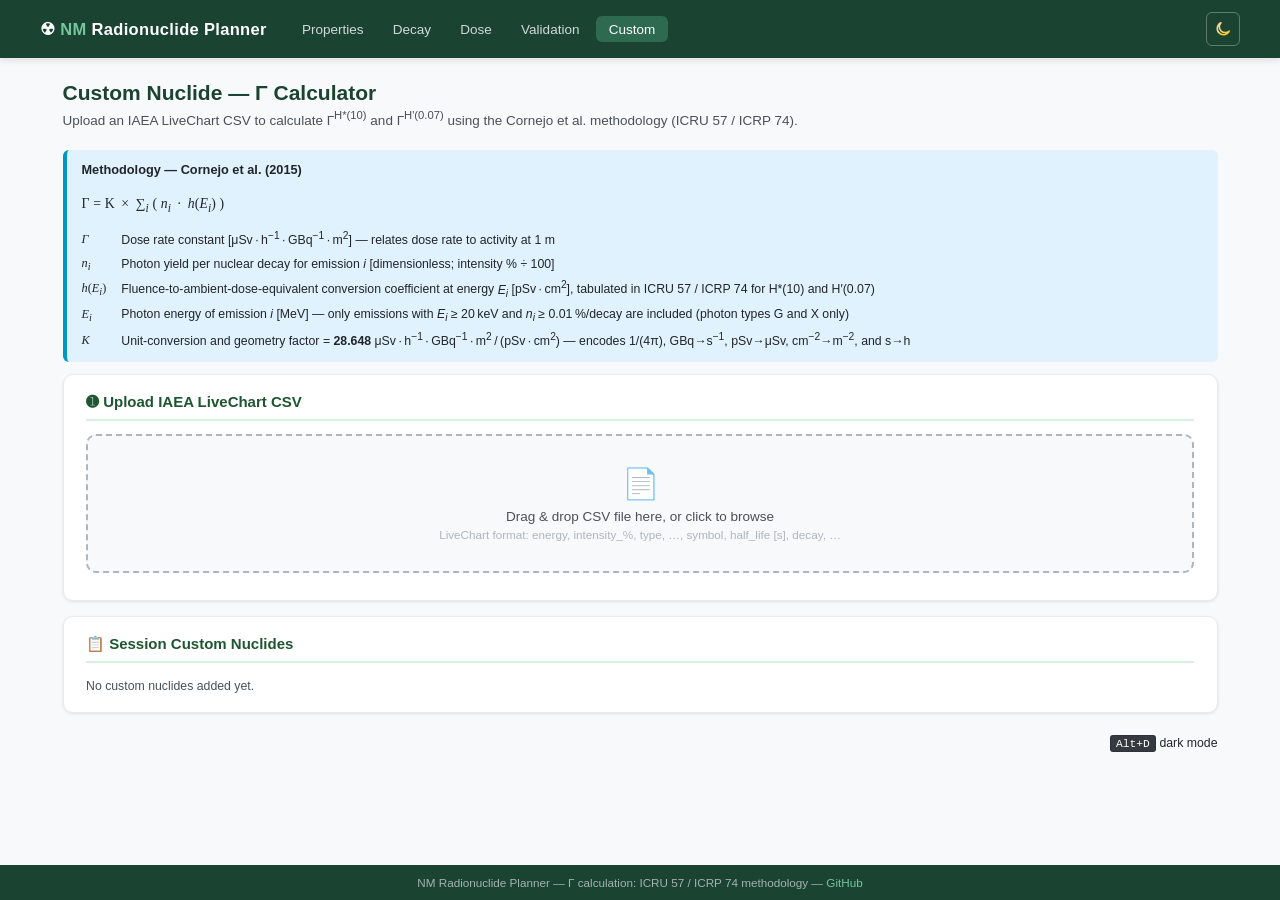
<file: custom.html>
<!DOCTYPE html>
<html lang="en">
<head>
  <meta charset="UTF-8">
  <meta name="viewport" content="width=device-width, initial-scale=1.0">
  <title>NM Radionuclide Planner — Custom Nuclide</title>
  <link rel="icon" type="image/svg+xml" href="favicon.svg">
  <link rel="apple-touch-icon" href="icon-180.png">
  <link rel="manifest" href="manifest.json">
  <meta name="theme-color" content="#2d6a4f">
  <link rel="stylesheet" href="css/style.css">
</head>
<body>

<a class="skip-link" href="#main-content">Skip to main content</a>

<header class="site-header">
  <div class="inner">
    <div class="site-logo">&#9762; <span>NM</span> Radionuclide Planner</div>
    <nav class="site-nav" aria-label="Main navigation">
      <a href="index.html">Properties</a>
      <a href="decay.html">Decay</a>
      <a href="dose.html">Dose</a>
      <a href="validate-icrp107.html">Validation</a>
      <a href="custom.html" class="active">Custom</a>
    </nav>
    <button id="darkToggle" type="button" class="btn-icon" aria-label="Toggle dark mode" aria-pressed="false" title="Toggle dark mode">
      <span id="darkIcon">🌙</span>
    </button>
  </div>
</header>

<main class="page-body" id="main-content">
  <div class="page-title">Custom Nuclide — &#915; Calculator</div>
  <div class="page-subtitle">
    Upload an IAEA LiveChart CSV to calculate &#915;<sup>H*(10)</sup> and &#915;<sup>H'(0.07)</sup>
    using the Cornejo et al. methodology (ICRU 57 / ICRP 74).
  </div>

  <div class="alert alert-info">
    <strong>Methodology — Cornejo et al. (2015)</strong>
    <div class="methodology-text">
      &#915; = K &thinsp;&times;&thinsp; &sum;<sub><i>i</i></sub> ( <i>n</i><sub><i>i</i></sub> &thinsp;&middot;&thinsp; <i>h</i>(<i>E</i><sub><i>i</i></sub>) )
    </div>
    <table class="text-sm methodology-table">
      <tbody>
        <tr>
          <td class="methodology-td"><i>&Gamma;</i></td>
          <td>Dose rate constant [&mu;Sv&thinsp;&middot;&thinsp;h<sup>&minus;1</sup>&thinsp;&middot;&thinsp;GBq<sup>&minus;1</sup>&thinsp;&middot;&thinsp;m<sup>2</sup>] — relates dose rate to activity at 1 m</td>
        </tr>
        <tr>
          <td class="methodology-td"><i>n</i><sub><i>i</i></sub></td>
          <td>Photon yield per nuclear decay for emission <i>i</i> [dimensionless; intensity&nbsp;%&nbsp;&divide;&nbsp;100]</td>
        </tr>
        <tr>
          <td class="methodology-td"><i>h</i>(<i>E</i><sub><i>i</i></sub>)</td>
          <td>Fluence-to-ambient-dose-equivalent conversion coefficient at energy <i>E<sub>i</sub></i> [pSv&thinsp;&middot;&thinsp;cm<sup>2</sup>], tabulated in ICRU&nbsp;57 / ICRP&nbsp;74 for H*(10) and H&prime;(0.07)</td>
        </tr>
        <tr>
          <td class="methodology-td"><i>E</i><sub><i>i</i></sub></td>
          <td>Photon energy of emission <i>i</i> [MeV] — only emissions with <i>E</i><sub><i>i</i></sub> &ge; 20&thinsp;keV and <i>n</i><sub><i>i</i></sub> &ge; 0.01&thinsp;%/decay are included (photon types G and X only)</td>
        </tr>
        <tr>
          <td class="methodology-td"><i>K</i></td>
          <td>Unit-conversion and geometry factor = <strong>28.648</strong> &mu;Sv&thinsp;&middot;&thinsp;h<sup>&minus;1</sup>&thinsp;&middot;&thinsp;GBq<sup>&minus;1</sup>&thinsp;&middot;&thinsp;m<sup>2</sup>&thinsp;/&thinsp;(pSv&thinsp;&middot;&thinsp;cm<sup>2</sup>) — encodes 1/(4&pi;), GBq&rarr;s<sup>&minus;1</sup>, pSv&rarr;&mu;Sv, cm<sup>&minus;2</sup>&rarr;m<sup>&minus;2</sup>, and s&rarr;h</td>
        </tr>
      </tbody>
    </table>
  </div>

  <!-- Step 1: Upload -->
  <div class="card">
    <div class="card-title">&#10122; Upload IAEA LiveChart CSV</div>
    <div class="drop-zone" id="dropZone">
      <div class="drop-zone-icon">&#128196;</div>
      <div class="drop-zone-text">Drag &amp; drop CSV file here, or click to browse</div>
      <div class="drop-zone-hint">
        LiveChart format: energy, intensity_%, type, …, symbol, half_life [s], decay, …
      </div>
      <input type="file" id="csvInput" accept=".csv,.txt" class="file-input-hidden" title="CSV file">
    </div>
    <div class="mt-1 text-sm text-muted" id="fileStatus"></div>
  </div>

  <!-- Step 2: Review parsed data -->
  <div class="card mt-2 hidden" id="parseCard">
    <div class="card-title">&#10123; Review Parsed Data</div>
    <div class="form-grid">
      <div class="form-group">
        <label class="form-label">Nuclide ID (e.g. Ra-223)</label>
        <input type="text" class="form-input" id="customId" placeholder="e.g. Ra-223" title="Nuclide ID">
      </div>
      <div class="form-group">
        <label class="form-label">Full name</label>
        <input type="text" class="form-input" id="customName" placeholder="e.g. Radium-223" title="Full name">
      </div>
      <div class="form-group">
        <label class="form-label">Symbol (HTML, e.g. ²²³Ra)</label>
        <input type="text" class="form-input" id="customSymbol" placeholder="²²³Ra" title="Symbol">
        <div class="text-sm text-muted">If the CSV does not include a symbol, enter it manually here.</div>
        <div class="text-sm text-warning hidden" id="symbolWarning">CSV did not include a nuclide symbol. Please enter it manually.</div>
      </div>
      <div class="form-group">
        <label class="form-label">Half-life</label>
        <input type="text" class="form-input" id="customHalfLifeDisplay" title="Half-life display">
      </div>
      <div class="form-group hidden" id="halfLifeSGroup">
        <label class="form-label">Half-life [s]</label>
        <input type="number" class="form-input" id="customHalfLifeS" step="any" title="Half-life in seconds">
      </div>
      <div class="form-group">
        <label class="form-label">Clinical use (optional)</label>
        <input type="text" class="form-input" id="customClinicalUse" placeholder="Therapy / diagnostic / …" title="Clinical use">
      </div>
      <div class="form-group">
        <label class="form-label">Modality</label>
        <select class="form-select" id="customModality" title="Modality">
          <option value="other">Other</option>
          <option value="PET">PET</option>
          <option value="SPECT">SPECT</option>
          <option value="therapy">Therapy</option>
          <option value="brachytherapy">Brachytherapy</option>
        </select>
      </div>
    </div>

    <div class="card-title mt-2">Emissions parsed (all photons)</div>
    <div class="emissions-table-wrap">
      <table class="data-table" id="emissionsTable">
        <thead>
          <tr>
            <th>Include?</th>
            <th>Energy (keV)</th>
            <th>Yield (%/decay)</th>
            <th>Type</th>
            <th>Decay mode</th>
            <th>Decay branch (%)</th>
            <th>Parent E [keV]</th>
            <th>Half-life</th>
            <th>Meets criteria?</th>
            <th>h*(10) [pSv&#183;cm&#178;]</th>
            <th>h'(0.07) [pSv&#183;cm&#178;]</th>
          </tr>
        </thead>
        <tbody id="emissionsBody"></tbody>
      </table>
    </div>
    <div class="text-sm text-muted mt-1" id="emissionsCount"></div>

    <div class="mt-2">
      <button class="btn btn-primary" id="btnCalcGamma">&#9889; Calculate &#915; Constants</button>
    </div>
  </div>

  <!-- Step 3: Results -->
  <div class="card mt-2 hidden" id="gammaCard">
    <div class="card-title">&#10124; Calculated &#915; Constants</div>
    <div class="result-grid" id="gammaResults"></div>

    <div class="mt-2">
      <div class="card-title">Emission contributions</div>
      <div class="contrib-table-wrap">
        <table class="data-table" id="contribTable">
          <thead>
            <tr>
              <th>Energy (keV)</th>
              <th>Yield (%/decay)</th>
              <th>Type</th>
              <th>Decay mode</th>
              <th>Decay branch (%)</th>
              <th>h*(10)</th>
              <th>h'(0.07)</th>
              <th>&#916;&#915;<sup>H*(10)</sup></th>
              <th>&#916;&#915;<sup>H'(0.07)</sup></th>
              <th>% of total H*(10)</th>
            </tr>
          </thead>
          <tbody id="contribBody"></tbody>
        </table>
      </div>
    </div>

    <div class="mt-2 d-flex gap-2 flex-wrap">
      <button class="btn btn-primary" id="btnAddToDb">&#10010; Add to session database</button>
      <button class="btn btn-secondary" id="btnExportJson">&#11123; Export as JSON</button>
    </div>
    <div class="alert alert-success mt-2 hidden" id="addedAlert">
      Nuclide added to session database. It will be available in the Properties, Decay, and Dose pages until you close the browser tab.
    </div>
  </div>

  <!-- Session custom nuclides -->
  <div class="card mt-2">
    <div class="card-title">&#128203; Session Custom Nuclides</div>
    <div id="customList"><span class="text-sm text-muted">No custom nuclides added yet.</span></div>
  </div>

</main>

<footer class="site-footer">
  NM Radionuclide Planner &mdash; &#915; calculation: ICRU 57 / ICRP 74 methodology &mdash;
<a href="https://github.com/eucariota-git/radionuclides-main" target="_blank" rel="noopener">GitHub</a>
</footer>

<script src="data/nuclides-data.js"></script>
<script src="js/data.js"></script>
<script src="js/physics.js"></script>
<script src="js/db.js"></script>
<script src="js/csv-parser.js"></script>
<script src="js/ui.js"></script>
<script src="js/utils.js"></script>
<script>
(async () => {
  // ---- UI initialization ----
  UI.initDarkMode();
  UI.initPrint();
  UI.initKeyboard();
  await DB.load();
  refreshCustomList();

  let parsedEmissions = [];
  let parsedNuclide   = {};
  let calcResult      = null;

  // ---- Drop zone ----
  const dropZone = document.getElementById('dropZone');
  const fileInput = document.getElementById('csvInput');

  dropZone.addEventListener('click', () => fileInput.click());
  dropZone.addEventListener('dragover', e => { e.preventDefault(); dropZone.classList.add('drag-over'); });
  dropZone.addEventListener('dragleave', () => dropZone.classList.remove('drag-over'));
  dropZone.addEventListener('drop', e => {
    e.preventDefault();
    dropZone.classList.remove('drag-over');
    const file = e.dataTransfer.files[0];
    if (file) processFile(file);
  });
  fileInput.addEventListener('change', e => {
    if (e.target.files[0]) processFile(e.target.files[0]);
  });

  function processFile(file) {
    const MAX_FILE_SIZE = 10 * 1024 * 1024;
    if (file.size > MAX_FILE_SIZE) {
      document.getElementById('fileStatus').textContent = `Error: File too large (${(file.size / 1024 / 1024).toFixed(1)} MB). Maximum size is ${(MAX_FILE_SIZE / 1024 / 1024).toFixed(0)} MB.`;
      return;
    }
    document.getElementById('fileStatus').textContent = `Reading: ${file.name} (${(file.size / 1024).toFixed(1)} kB)…`;
    const reader = new FileReader();
    reader.onload = e => {
      try {
        const result = CSV_PARSER.parse(e.target.result);
        parsedNuclide   = result.nuclide;
        parsedEmissions = result.emissions;

        if (parsedEmissions.length > 10000) {
          document.getElementById('fileStatus').textContent = `Error: Too many emission lines (${parsedEmissions.length}). Maximum 10000 rows allowed.`;
          return;
        }

        document.getElementById('fileStatus').textContent =
          `Loaded ${file.name}: ${parsedEmissions.length} emission lines${parsedNuclide.symbol ? `, parent = ${parsedNuclide.symbol}` : ''}`;

        populateParseCard(file.name);
        document.getElementById('parseCard').classList.remove('hidden');
        document.getElementById('gammaCard').classList.add('hidden');
      } catch (err) {
        document.getElementById('fileStatus').textContent = 'Error: ' + err.message;
      }
    };
    reader.readAsText(file);
  }

  // ---- Populate parse card ----
  function toSuperscript(n) {
    const sup = {'0':'⁰','1':'¹','2':'²','3':'³','4':'⁴','5':'⁵','6':'⁶','7':'⁷','8':'⁸','9':'⁹'};
    return String(n).split('').map(c => sup[c] || c).join('');
  }

  function populateParseCard(filename) {
    const A   = parsedNuclide.A;
    const sym = parsedNuclide.symbol || '';  // e.g. "Lu"

    // Build suggested ID — prefer Z+N derived mass number, fallback to filename
    let suggestedId = '';
    if (sym && A !== null) {
      suggestedId = `${sym}-${A}`;           // e.g. "Lu-177"
    } else {
      const match = filename.match(/(\d+)([a-z]+)/i);
      suggestedId = match
        ? `${match[2].charAt(0).toUpperCase() + match[2].slice(1)}-${match[1]}`
        : sym;
    }

    // Build HTML symbol with Unicode superscript mass number
    const suggestedSymbol = (sym && A !== null) ? `${toSuperscript(A)}${sym}` : sym;

    document.getElementById('customId').value            = suggestedId;
    document.getElementById('customName').value          = suggestedId;
    const symbolField = document.getElementById('customSymbol');
    symbolField.value        = suggestedSymbol;
    document.getElementById('customHalfLifeDisplay').value = parsedNuclide.half_life_display || '';
    document.getElementById('customHalfLifeS').value     = parsedNuclide.half_life_s || '';

    const symbolWarning = document.getElementById('symbolWarning');
    if (!parsedNuclide.symbol) {
      symbolWarning.classList.remove('hidden');
    } else {
      symbolWarning.classList.add('hidden');
    }

    // Render emissions table
    const filtered = CSV_PARSER.filterEmissions(parsedEmissions);
    const filteredSet = new Set(filtered.map(e => `${e.energy_keV}|${e.yield_percent}|${e.type}`));

    let rows = '';
    let included = 0;
    // Show unique rows, sort by energy
    const seen = new Set();
    const unique = parsedEmissions
      .filter(e => {
        const k = `${e.energy_keV}|${e.yield_percent}|${e.type}`;
        if (seen.has(k)) return false;
        seen.add(k);
        return true;
      })
      .sort((a, b) => a.energy_keV - b.energy_keV);

    for (const em of unique) {
      const key = `${em.energy_keV}|${em.yield_percent}|${em.type}`;
      const meets = filteredSet.has(key);
      const checked = meets ? 'checked' : '';
      const rowCls = meets ? '' : 'class="emission-row-dim"';
      const h10  = UTILS.fmt(PHYSICS.getH10(em.energy_keV / 1000));
      const h007 = UTILS.fmt(PHYSICS.getH007(em.energy_keV / 1000));
      const meetsLabel = meets
        ? '<span class="meets-yes">&#10003; Yes</span>'
        : `<span class="meets-no">&#10007; ${em.energy_keV < 20 ? 'E<20keV' : em.yield_percent < 0.01 ? 'yield<0.01%' : 'not G/X/AQ'}</span>`;
      if (meets) included++;
      rows += `<tr ${rowCls}>
        <td><input type="checkbox" class="em-check" data-idx="${unique.indexOf(em)}" ${checked}></td>
        <td class="num">${UTILS.fmt(em.energy_keV)}</td>
        <td class="num">${UTILS.fmt(em.yield_percent)}</td>
        <td>${UTILS.escapeHtml(em.type)}</td>
        <td>${UTILS.escapeHtml(em.decay_mode || '—')}</td>
        <td class="num">${em.decay_percent !== null && em.decay_percent !== undefined ? UTILS.fmt(em.decay_percent) : '—'}</td>
        <td class="num">${em.parent_energy_keV !== null ? UTILS.fmt(em.parent_energy_keV) : '—'}</td>
        <td class="num">${em.half_life_display || '—'}</td>
        <td>${meetsLabel}</td>
        <td class="num">${meets ? h10 : '—'}</td>
        <td class="num">${meets ? h007 : '—'}</td>
      </tr>`;
    }
    document.getElementById('emissionsBody').innerHTML = rows;
    document.getElementById('emissionsCount').textContent =
      `${unique.length} unique emission lines | ${included} meet Cornejo et al. criteria (E ≥ 20 keV, yield ≥ 0.01%, type G, X or AQ)`;

    window._parsedUnique = unique;
  }

  // ---- Calculate gamma constants ----
  document.getElementById('btnCalcGamma').addEventListener('click', () => {
    const unique = window._parsedUnique || [];
    // Get checked emissions
    const checked = [];
    document.querySelectorAll('.em-check:checked').forEach(cb => {
      const idx = parseInt(cb.dataset.idx);
      checked.push(unique[idx]);
    });

    if (checked.length === 0) {
      alert('No emissions selected. Check at least one emission to include in the calculation.');
      return;
    }

    // PHYSICS.calcGammaConstants (js/data.js) is the single implementation:
    // it applies the Cornejo et al. criteria (E ≥ 20 keV, yield ≥ 0.01%, type G/X/AQ)
    const result = PHYSICS.calcGammaConstants(checked);

    calcResult = result;
    showGammaResults(result, checked);
    document.getElementById('gammaCard').classList.remove('hidden');
    document.getElementById('addedAlert').classList.add('hidden');
    document.getElementById('gammaCard').scrollIntoView({ behavior: 'smooth', block: 'nearest' });
  });

  function showGammaResults(result, emissions) {
    const { gammaH10, gammaH007, contributions } = result;
    const T = PHYSICS;

    // Dominant energy (highest H10 contribution)
    let domE = contributions.length > 0
      ? contributions.sort((a, b) => b.contrib_H10 - a.contrib_H10)[0].energy_keV
      : 140;

    // Max photon energy (for H'(0.07) assessment)
    let maxE = contributions.length > 0
      ? Math.max(...contributions.map(c => c.energy_keV))
      : 140;

    document.getElementById('gammaResults').innerHTML = `
      <div class="result-box">
        <div class="result-label" title="Ambient dose equivalent H*(10): whole-body dose rate constant, used for d ≥ 25 cm (ICRU 51)">&#915;<sup>H*(10)</sup></div>
        <div class="result-value">${UTILS.fmt(gammaH10)}</div>
        <div class="result-unit">&#956;Sv&#183;h&#8315;&#185;&#183;GBq&#8315;&#185;&#183;m&#178;</div>
      </div>
      <div class="result-box">
        <div class="result-label" title="Directional dose equivalent H'(0.07): extremity dose rate constant at 0.07 mm depth, used for d &lt; 25 cm (ICRU 51)">&#915;<sup>H'(0.07)</sup></div>
        <div class="result-value">${UTILS.fmt(gammaH007)}</div>
        <div class="result-unit">&#956;Sv&#183;h&#8315;&#185;&#183;GBq&#8315;&#185;&#183;m&#178;</div>
      </div>
      <div class="result-box">
        <div class="result-label">H'(0.07) / H*(10)</div>
        <div class="result-value">${gammaH10 > 0 ? UTILS.fmt(gammaH007 / gammaH10) : '—'}</div>
        <div class="result-unit">${gammaH007 > gammaH10 ? '&#9888; H\'(0.07) > H*(10)' : 'H*(10) dominant'}</div>
      </div>
      <div class="result-box">
        <div class="result-label">Emissions used</div>
        <div class="result-value">${contributions.length}</div>
        <div class="result-unit">photon lines</div>
      </div>
    `;

    const totalH10 = contributions.reduce((s, c) => s + c.contrib_H10, 0);
    const tbody = contributions
      .sort((a, b) => b.contrib_H10 - a.contrib_H10)
      .map(c => `<tr>
        <td class="num">${UTILS.fmt(c.energy_keV)}</td>
        <td class="num">${UTILS.fmt(c.yield_percent)}</td>
        <td>${UTILS.escapeHtml(c.type)}</td>
        <td>${UTILS.escapeHtml(c.decay_mode || '—')}</td>
        <td class="num">${c.decay_percent !== null && c.decay_percent !== undefined ? UTILS.fmt(c.decay_percent) : '—'}</td>
        <td class="num">${UTILS.fmt(c.h10_pSvcm2)}</td>
        <td class="num">${UTILS.fmt(c.h007_pSvcm2)}</td>
        <td class="num">${UTILS.fmt(c.contrib_H10)}</td>
        <td class="num">${UTILS.fmt(c.contrib_H007)}</td>
        <td class="num">${UTILS.fmt(c.contrib_H10 / totalH10 * 100)}%</td>
      </tr>`).join('');
    document.getElementById('contribBody').innerHTML = tbody;

    // Store dominant energy and max photon energy
    window._calcDomE = domE;
    window._calcMaxE = maxE;
  }

  // ---- Add to session DB ----
  document.getElementById('btnAddToDb').addEventListener('click', () => {
    if (!calcResult) return;
    const id   = document.getElementById('customId').value.trim();
    const name = document.getElementById('customName').value.trim();
    if (!id || !name) { alert('Please fill in Nuclide ID and Full name.'); return; }

    // Validate ID: alphanumeric start, 3-20 chars, hyphens allowed (e.g., "Lu-177", "Tc-99m")
    if (!/^[A-Za-z0-9][A-Za-z0-9\-]*$/.test(id) || id.length < 3 || id.length > 20) {
      alert('Nuclide ID must be 3-20 characters, start with letter/digit, contain only letters, digits, and hyphens.');
      return;
    }

    // Check for duplicates
    if (DB.getById(id)) {
      alert(`Nuclide ID "${id}" already exists. Choose a different ID (e.g., "custom:${id}").`);
      return;
    }

    const hlS    = parseFloat(document.getElementById('customHalfLifeS').value);
    if (!Number.isFinite(hlS) || hlS <= 0) {
      alert('Half-life must be a positive number.'); return;
    }
    const hlDisp = document.getElementById('customHalfLifeDisplay').value;
    const modality = document.getElementById('customModality').value;
    const use    = document.getElementById('customClinicalUse').value;

    const nuclide = {
      id,
      symbol: document.getElementById('customSymbol').value || id,
      name,
      Z: parsedNuclide.Z || null,
      A: null,
      half_life_s:       hlS,
      half_life_display: hlDisp,
      decay_modes: [{ mode: parsedNuclide.decay_mode || '?', fraction: 1 }],
      clinical_use:    use,
      category:        ['therapy','brachytherapy'].includes(modality) ? 'therapeutic' : 'diagnostic',
      modality,
      gamma_Kair:  null,
      gamma_H10:   parseFloat(calcResult.gammaH10.toPrecision(4)),
      gamma_H007:  parseFloat(calcResult.gammaH007.toPrecision(4)),
      H007_from_cornejo: false,
      representative_energy_keV: window._calcDomE || 140,
      max_photon_energy_keV: window._calcMaxE || null,
      source: `Calculated from IAEA LiveChart CSV — ICRU 57 methodology`,
      ingestion_dose_coeff_adult_Sv_per_Bq: null,
      effluent_liquid_limit_Bq_per_L: null,
      effluent_liquid_limit_source: null,
    };

    DB.addCustomNuclide(nuclide);
    document.getElementById('addedAlert').classList.remove('hidden');
    refreshCustomList();
  });

  // ---- Export JSON ----
  document.getElementById('btnExportJson').addEventListener('click', () => {
    if (!calcResult) return;
    const id   = document.getElementById('customId').value.trim() || 'custom';
    const obj  = {
      id,
      gamma_H10:  +calcResult.gammaH10.toPrecision(4),
      gamma_H007: +calcResult.gammaH007.toPrecision(4),
      methodology: 'ICRU 57 / ICRP 74 via Cornejo et al.',
      contributions: calcResult.contributions,
    };
    const blob = new Blob([JSON.stringify(obj, null, 2)], { type: 'application/json' });
    const a    = document.createElement('a');
    const url  = URL.createObjectURL(blob);
    a.href     = url;
    a.download = `gamma_constants_${UTILS.safeFilename(id)}.json`;
    a.click();
    setTimeout(() => URL.revokeObjectURL(url), 0);
  });

  // ---- Refresh custom list ----
  function refreshCustomList() {
    const customs = DB.getCustomNuclides();
    const el = document.getElementById('customList');
    if (customs.length === 0) {
      el.innerHTML = '<span class="text-sm text-muted">No custom nuclides added yet.</span>';
      return;
    }
    el.innerHTML = `
      <table class="data-table">
        <thead><tr>
          <th>ID</th><th>Name</th><th>T&#189;</th>
          <th>&#915;<sup>H*(10)</sup></th><th>&#915;<sup>H'(0.07)</sup></th>
          <th>Actions</th>
        </tr></thead>
        <tbody>${customs.map(n => `<tr>
          <td class="sym">${UTILS.escapeHtml(n.symbol || n.id)}</td>
          <td>${UTILS.escapeHtml(n.name)}</td>
          <td>${UTILS.escapeHtml(n.half_life_display || CALC.formatHalfLife(n.half_life_s))}</td>
          <td class="num">${n.gamma_H10}</td>
          <td class="num">${n.gamma_H007}</td>
          <td>
            <a class="btn btn-secondary btn-sm" href="decay.html?id=${encodeURIComponent(n.id)}">Decay</a>
            <a class="btn btn-secondary btn-sm" href="dose.html?id=${encodeURIComponent(n.id)}">Dose</a>
            <button class="btn btn-danger btn-sm" onclick="removeCustom('${encodeURIComponent(n.id)}')">Remove</button>
          </td>
        </tr>`).join('')}</tbody>
      </table>`;
  }

  window.removeCustom = (id) => {
    const decodedId = decodeURIComponent(id);
    if (confirm(`Remove custom nuclide "${UTILS.escapeHtml(decodedId)}" from session?`)) {
      DB.removeCustomNuclide(decodedId);
      refreshCustomList();
    }
  };

})();
</script>
<script>
// Register the service worker for offline/PWA use (HTTP(S) only — file:// has no SW support)
if ('serviceWorker' in navigator && (location.protocol === 'https:' || location.protocol === 'http:')) {
  navigator.serviceWorker.register('sw.js').catch(() => { /* offline-first is best-effort */ });
}
</script>
</body>
</html>
</file>
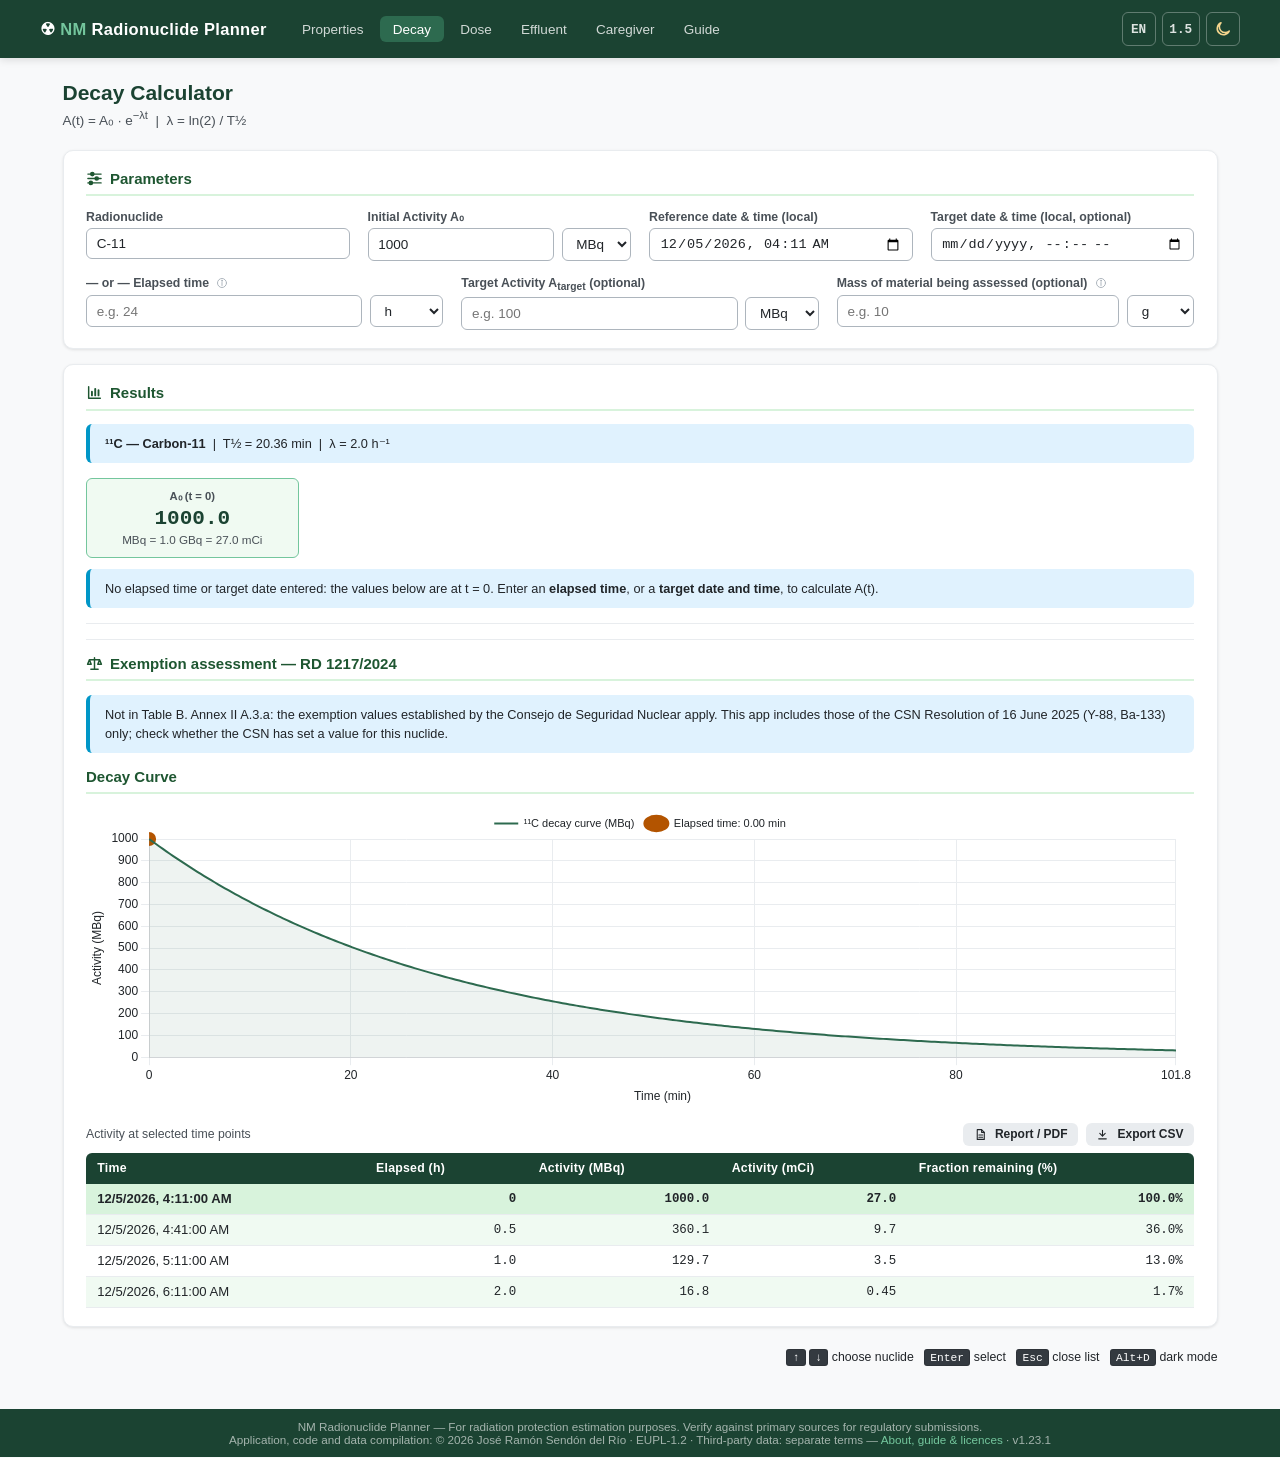
<file: decay.html>
<!DOCTYPE html>
<html lang="en">
<head>
  <meta charset="UTF-8">
  <meta name="viewport" content="width=device-width, initial-scale=1.0">
  <title>NM Radionuclide Planner — Decay Calculator</title>
  <link rel="icon" type="image/svg+xml" href="assets/icons/favicon.svg">
  <link rel="apple-touch-icon" href="assets/icons/icon-180.png">
  <link rel="manifest" href="manifest.json">
  <meta name="theme-color" content="#2d6a4f">
  <link rel="stylesheet" href="css/style.css">
  <script src="js/chart.umd.min.js"></script>
</head>
<body>

<a class="skip-link" href="#main-content">Skip to main content</a>

<header class="site-header">
  <div class="inner">
    <div class="site-logo">&#9762; <span>NM</span> Radionuclide Planner</div>
    <nav class="site-nav" aria-label="Main navigation">
      <a href="index.html">Properties</a>
      <a href="decay.html" class="active">Decay</a>
      <a href="dose.html">Dose</a>
      <a href="effluent.html">Effluent</a>
      <a href="caregiver.html">Caregiver</a>
      <a href="about.html">Guide</a>
    </nav>
    <div class="header-tools">
      <button id="langToggle" type="button" class="btn-icon btn-decimal" aria-label="Language: Spanish" aria-pressed="false" title="Language of the screens: English or Spanish (calculations and CSV files do not change)">EN</button>
      <button id="decimalToggle" type="button" class="btn-icon btn-decimal" aria-label="Decimal comma" aria-pressed="false" title="Decimal separator of the displayed numbers: point or comma (input accepts both)">1.5</button>
      <button id="darkToggle" type="button" class="btn-icon" aria-label="Toggle dark mode" aria-pressed="false" title="Toggle dark mode">
        <span id="darkIcon" class="ico ico-moon" aria-hidden="true"></span>
      </button>
    </div>
  </div>
</header>

<main class="page-body" id="main-content">
  <h1 class="page-title">Decay Calculator</h1>
  <div class="page-subtitle">A(t) = A&#8320; &middot; e<sup>&minus;&lambda;t</sup> &nbsp;|&nbsp; &lambda; = ln(2) / T&#189;</div>

  <!-- Inputs -->
  <div class="card">
    <h2 class="card-title"><span class="ico ico-sliders" aria-hidden="true"></span> Parameters</h2>
    <div class="form-grid">
      <div class="form-group">
        <label class="form-label" for="nuclideSearch" id="nuclideSearchLabel">Radionuclide</label>
        <div class="nuclide-combobox" id="nuclideCombobox">
          <input type="search" class="form-input" id="nuclideSearch"
                 placeholder="Search nuclide (e.g. Lu-177, F-18, Zr-89)…"
                 autocomplete="off" spellcheck="false" title="Search nuclide" aria-labelledby="nuclideSearchLabel"
                 role="combobox" aria-expanded="false" aria-controls="nuclideDropdown"
                 aria-autocomplete="list" aria-haspopup="listbox">
          <ul class="nuclide-dropdown hidden" id="nuclideDropdown" role="listbox" aria-labelledby="nuclideSearchLabel" title="Suggested nuclides"></ul>
          <input type="hidden" id="nuclideSelect" value="">
          <!-- Announces the result count to screen readers; the listbox appearing
               is otherwise silent for a user who cannot see it. -->
          <div id="nuclideStatus" class="sr-only" role="status" aria-live="polite"></div>
        </div>
      </div>
      <div class="form-group">
        <label class="form-label" for="A0">Initial Activity A&#8320;</label>
        <div class="d-flex gap-1">
          <input type="text" inputmode="decimal" autocomplete="off" spellcheck="false" class="form-input num-input" id="A0" value="1000" title="Initial Activity">
          <select class="form-select form-select-narrow" id="A0unit" title="Unit" aria-label="Initial activity unit">
            <option value="MBq" selected>MBq</option>
            <option value="GBq">GBq</option>
            <option value="mCi">mCi</option>
            <option value="Ci">Ci</option>
            <option value="kBq">kBq</option>
          </select>
        </div>
      </div>
      <div class="form-group">
        <label class="form-label" for="refDateTime">Reference date &amp; time <span class="text-muted">(local)</span></label>
        <input type="datetime-local" class="form-input" id="refDateTime" title="Reference date and time (local time of this device)">
      </div>
      <div class="form-group">
        <label class="form-label" for="targetDateTime">Target date &amp; time <span class="text-muted">(local, optional)</span></label>
        <input type="datetime-local" class="form-input" id="targetDateTime" title="Target date and time (local time of this device)">
      </div>
    </div>

    <!-- Manual elapsed time override -->
    <div class="form-grid mt-2">
      <div class="form-group">
        <label class="form-label" for="elapsed">— or — Elapsed time <span class="hint-tip" tabindex="0" role="img" aria-label="When filled, this value is used and the target date is ignored" data-tooltip="When filled, this value is used and the target date is ignored"><span class="ico ico-info" aria-hidden="true"></span></span></label>
        <div class="d-flex gap-1">
          <input type="text" inputmode="decimal" autocomplete="off" spellcheck="false" class="form-input num-input" id="elapsed" placeholder="e.g. 24" title="Elapsed time">
          <select class="form-select form-select-narrow" id="elapsedUnit" title="Unit" aria-label="Elapsed time unit">
            <option value="h" selected>h</option>
            <option value="min">min</option>
            <option value="d">d</option>
            <option value="s">s</option>
          </select>
        </div>
      </div>
      <div class="form-group">
        <label class="form-label" for="Atarget">Target Activity A<sub>target</sub> <span class="text-muted">(optional)</span></label>
        <div class="d-flex gap-1">
          <input type="text" inputmode="decimal" autocomplete="off" spellcheck="false" class="form-input num-input" id="Atarget" placeholder="e.g. 100" title="Target Activity">
          <select class="form-select form-select-narrow" id="AtargetUnit" title="Unit" aria-label="Target activity unit">
            <option value="MBq" selected>MBq</option>
            <option value="GBq">GBq</option>
            <option value="mCi">mCi</option>
            <option value="kBq">kBq</option>
          </select>
        </div>
      </div>
      <div class="form-group">
        <label class="form-label" for="vialWeight">Mass of material being assessed <span class="text-muted">(optional)</span> <span class="hint-tip" tabindex="0" role="img" aria-label="Mass that contains the entered activity (state whether it includes the container). Needed for the activity-per-mass criteria: Table A1 clearance and Table B column 2; the total-activity criterion needs no mass." data-tooltip="Mass that contains the entered activity (state whether it includes the container). Needed for the activity-per-mass criteria: Table A1 clearance and Table B column 2; the total-activity criterion needs no mass."><span class="ico ico-info" aria-hidden="true"></span></span></label>
        <div class="d-flex gap-1">
          <input type="text" inputmode="decimal" autocomplete="off" spellcheck="false" class="form-input num-input" id="vialWeight" placeholder="e.g. 10" title="Mass of material being assessed">
          <select class="form-select form-select-medium" id="vialWeightUnit" title="Unit" aria-label="Mass unit">
            <option value="g" selected>g</option>
            <option value="kg">kg</option>
          </select>
        </div>
      </div>
    </div>

  </div>

  <div id="calcError" class="alert alert-danger mt-2 hidden" role="alert"></div>

  <!-- Results -->
  <div class="card mt-2 hidden" id="resultsCard">
    <h2 class="card-title"><span class="ico ico-chart" aria-hidden="true"></span> Results</h2>
    <div id="nuclideInfo" class="alert alert-info mb-1"></div>
    <div class="result-grid" id="resultGrid"></div>

    <hr class="divider">

    <!-- Inverse: time to target -->
    <div id="inverseResult" class="hidden"></div>

    <!-- Clearance assessment -->
    <div id="clearanceSection" class="hidden">
      <hr class="divider">
      <h3 class="card-title"><span class="ico ico-check" aria-hidden="true"></span> Clearance assessment &mdash; RD 1217/2024, Annex IV Table A1</h3>
      <div id="clearanceContent"></div>
    </div>

    <!-- Exemption assessment (Table B) -->
    <div id="exemptionSection" class="hidden">
      <hr class="divider">
      <h3 class="card-title"><span class="ico ico-scale" aria-hidden="true"></span> Exemption assessment &mdash; RD 1217/2024</h3>
      <div id="exemptionContent"></div>
    </div>

    <!-- Decay curve chart -->
    <h3 class="card-title mt-2">Decay Curve</h3>
    <div class="chart-wrap">
      <canvas id="decayChart" role="img" aria-label="Decay curve: activity, or activity per unit mass when a mass is entered, against time"></canvas>
    </div>

    <!-- Table of values -->
    <div class="mt-2">
      <div class="d-flex align-center gap-2 mb-1 justify-between">
        <span class="text-sm text-muted" id="tableCaption">Activity at selected time points</span>
        <span class="d-flex gap-1">
          <button class="btn btn-secondary btn-sm" id="btnPrintDecay" type="button" title="Generate a printable calculation report with traceability (sources, method, disclaimer)"><span class="ico ico-file" aria-hidden="true"></span> Report / PDF</button>
          <button class="btn btn-secondary btn-sm" id="btnExportCsv" type="button" title="Export results as CSV"><span class="ico ico-download" aria-hidden="true"></span> Export CSV</button>
        </span>
      </div>
      <div class="overflow-x-auto max-height-260">
        <table class="data-table" id="decayTable">
          <thead><tr id="tableHeaderRow">
            <th>Time</th><th>Elapsed (h)</th>
            <th>Activity (MBq)</th><th>Activity (mCi)</th><th>Fraction remaining</th>
          </tr></thead>
          <tbody id="decayTableBody"></tbody>
        </table>
      </div>
    </div>
  </div>

</main>

<footer class="site-footer">
  NM Radionuclide Planner &mdash; For radiation protection estimation purposes.
  Verify against primary sources for regulatory submissions.
  <br>Application, code and data compilation: &copy; 2026 José Ramón Sendón del Río &middot; EUPL-1.2 &middot; Third-party data: separate terms &mdash;
  <a href="about.html">About, guide &amp; licences</a> <span class="app-version" translate="no"></span>
</footer>

<script src="data/nuclides-data.js"></script>
<script src="js/data.js"></script>
<script src="js/physics.js"></script>
<script src="js/nuclide-id.js"></script>
<script src="js/db.js"></script>
<script src="js/i18n-es.js"></script>
<script src="js/i18n.js"></script>
<script src="js/ui.js"></script>
<script src="data/icrp107-data.js"></script>
<script src="js/icrp107-loader.js"></script>
<script src="js/utils.js"></script>
<script src="js/report.js"></script>
<script src="data/regulatory-data.js"></script>
<script src="js/regulatory.js"></script>
<script>
(async () => {
  // ---- UI initialization ----
  UI.initDarkMode();
  UI.initVersion();
  UI.initDecimal();
  UI.initLanguage();
  UI.initPrint();
  UI.initKeyboard();
  try {
    await DB.load();
  } catch (err) {
    console.error('Failed to initialize decay calculator:', err);
    UI.showFatalError(`Error loading nuclide database: ${err.message}`);
    return;
  }
  await ICRP107._ensureLoaded().catch(err => console.warn('ICRP107 not available:', err));
  await REGULATORY.load().catch(err => console.warn('Regulatory data not available:', err));

  // RD 1217/2024 Table A1 clearance level of the selected entry, for curated AND
  // extended nuclides, resolved through the parent of composite entries
  // (audit 2026-10-03, findings 2 and 3). null = not tabulated in A1.
  const clearanceOf = n => REGULATORY.clearanceA1(n.id);
  const clearanceLevelOf = n => { const c = clearanceOf(n); return c.status === 'listed' ? c.rows[0].kBq_kg : null; };
  // Table B columns as text for the CSV (two rows possible, e.g. U-240 with/without (b))
  const exemptionColsOf = n => {
    const b = REGULATORY.exemptionB(n.id);
    if (b.status === 'csn') return { col2: `${b.rows[0].conc_kBq_kg} (CSN Resolution 2025-06-16, not Table B)`, col3: `${b.rows[0].activity_Bq} (CSN Resolution 2025-06-16, not Table B)` };
    if (b.status !== 'listed') return { col2: '', col3: '' };
    const tag = r => (r.note ? ` (${r.note})` : '');
    return { col2: b.rows.map(r => `${r.conc_kBq_kg}${tag(r)}`).join(' | '), col3: b.rows.map(r => `${r.activity_Bq}${tag(r)}`).join(' | ') };
  };

  // ---- Nuclide resolution function ----
  function resolveNuclide(id) {
    const dbNuclide = DB.getById(id);
    if (dbNuclide) return dbNuclide;

    const icrpN = ICRP107.get(id);
    if (!icrpN) return null;

    const constants = ICRP107.calcConstants(id);

    return {
      id: icrpN.id,
      symbol: icrpN.id,
      name: icrpN.id,
      half_life_s: icrpN.half_life_s,
      half_life_display: icrpN.half_life_display,
      gamma_H10: constants ? constants.gammaH10 : null,
      gamma_H007: constants ? constants.gammaH007 : null,
      gamma_Kair: constants ? constants.gamma_Kair : null,
      _icrp107: true,
      source: 'ICRP 107 (calculated)',
    };
  }

  // ---- Combobox initialization ----
  const searchInput  = document.getElementById('nuclideSearch');
  const hiddenSelect = document.getElementById('nuclideSelect');
  const dropdown     = document.getElementById('nuclideDropdown');
  const dbNuclides   = DB.getAll();
  let selectedNuclide = null;
  let liveReady = false;   // set once calculate() and its state exist (end of this script)

  // Combobox keyboard model: aria-activedescendant.
  //
  // Focus STAYS on the <input> and `activeIndex` tracks the highlighted option.
  // The previous version called .focus() on the <li>, which moved focus out of
  // the input — and since the <ul> is a SIBLING of the input, not a descendant,
  // later keydowns no longer reached the listener bound to the input. The result
  // was that after the first ArrowDown the keyboard went dead: no further arrows,
  // no Enter, no Escape. Enter never worked from the input either, because
  // indexOf(activeElement) was -1 there (audit 2026-07-15).
  const statusEl = document.getElementById('nuclideStatus');
  let activeIndex = -1;

  function options() { return [...dropdown.querySelectorAll('[data-id]')]; }

  function setActive(i) {
    const items = options();
    activeIndex = i;
    items.forEach((li, k) => {
      const on = k === i;
      li.classList.toggle('is-active', on);
      li.setAttribute('aria-selected', on ? 'true' : 'false');
    });
    if (i >= 0 && items[i]) {
      searchInput.setAttribute('aria-activedescendant', items[i].id);
      items[i].scrollIntoView({ block: 'nearest' });
    } else {
      searchInput.removeAttribute('aria-activedescendant');
    }
  }

  function setExpanded(open) {
    dropdown.classList.toggle('hidden', !open);
    searchInput.setAttribute('aria-expanded', open ? 'true' : 'false');
    if (!open) setActive(-1);
  }

  function showDropdown(results) {
    dropdown.innerHTML = results.map((n, i) =>
      `<li class="nuclide-option" role="option" aria-selected="false"
           id="nuclideOpt-${i}" data-id="${UTILS.escapeHtml(n.id)}">
         <span class="nuclide-opt-id">${UTILS.escapeHtml(n.id)}</span>
         <span class="nuclide-opt-meta">T½ ${UTILS.escapeHtml(UTILS.dec(n.half_life_display))}${n._icrp107 ? ' · ICRP 107' : ''}</span>
       </li>`
    ).join('');
    setExpanded(results.length > 0);
    statusEl.textContent = results.length
      ? `${results.length} nuclide${results.length === 1 ? '' : 's'} available. Use arrow keys to review, Enter to select.`
      : 'No matching nuclide.';
  }

  function selectNuclide(id) {
    const n = resolveNuclide(id);
    if (!n) return;
    selectedNuclide = n;
    hiddenSelect.value = id;
    searchInput.value = id;
    setExpanded(false);
    if (liveReady) calculate();
  }

  searchInput.addEventListener('focus', () => {
    const q = searchInput.value.trim();
    if (!q) showDropdown(dbNuclides.map(n => ({...n, _icrp107: false})));
  });

  searchInput.addEventListener('input', () => {
    const q = searchInput.value.trim();
    hiddenSelect.value = '';
    selectedNuclide = null;
    if (!q) { showDropdown(dbNuclides.map(n => ({...n, _icrp107: false}))); return; }

    const dbResults   = DB.search(q).map(n => ({...n, _icrp107: false}));
    const icrpResults = ICRP107.isReady()
      ? ICRP107.search(q).filter(n => !DB.getById(n.id)).map(n => ({...n, _icrp107: true}))
      : [];
    showDropdown([...dbResults, ...icrpResults].slice(0, 20));
  });

  dropdown.addEventListener('click', e => {
    const li = e.target.closest('[data-id]');
    if (li) selectNuclide(li.dataset.id);
  });

  // Mouse hover and keyboard cursor must agree, or Enter would select an option
  // other than the one highlighted under the pointer.
  dropdown.addEventListener('mousemove', e => {
    const li = e.target.closest('[data-id]');
    if (li) setActive(options().indexOf(li));
  });

  document.addEventListener('click', e => {
    if (!document.getElementById('nuclideCombobox').contains(e.target)) {
      setExpanded(false);
    }
  });

  searchInput.addEventListener('keydown', e => {
    const items = options();
    const open  = !dropdown.classList.contains('hidden');

    if (e.key === 'ArrowDown' || e.key === 'ArrowUp') {
      e.preventDefault();
      if (!open) { searchInput.dispatchEvent(new Event('input', { bubbles: true })); return; }
      if (!items.length) return;
      const delta = e.key === 'ArrowDown' ? 1 : -1;
      const next  = activeIndex < 0
        ? (delta > 0 ? 0 : items.length - 1)
        : (activeIndex + delta + items.length) % items.length;
      setActive(next);
      return;
    }
    if (e.key === 'Home' && open && items.length) { e.preventDefault(); setActive(0); return; }
    if (e.key === 'End'  && open && items.length) { e.preventDefault(); setActive(items.length - 1); return; }
    if (e.key === 'Escape') { e.preventDefault(); setExpanded(false); return; }
    if (e.key === 'Enter') {
      // Only swallow Enter when it actually selects something; otherwise let it
      // through so the form behaves normally.
      if (open && activeIndex >= 0 && items[activeIndex]) {
        e.preventDefault();
        selectNuclide(items[activeIndex].dataset.id);
      }
      return;
    }
    if (e.key === 'Tab' && open) setExpanded(false);
  });

  const urlId = new URLSearchParams(location.search).get('id');
  if (urlId) selectNuclide(urlId);
  else selectNuclide(dbNuclides[0]?.id);

  // Set default datetime to now
  const now = new Date();
  const toLocal = d => new Date(d - d.getTimezoneOffset() * 60000).toISOString().slice(0, 16);
  document.getElementById('refDateTime').value = toLocal(now);

  let chart = null;

  function applyDecayChartTheme() {
    if (!chart) return;
    const theme = UI.getChartTheme();
    for (const dataset of chart.data.datasets) {
      if (dataset._themeRole === 'primary') {
        dataset.borderColor = theme.green;
        dataset.backgroundColor = theme.greenFill;
      } else if (dataset._themeRole === 'accent') {
        dataset.borderColor = dataset.backgroundColor = theme.orange;
      } else if (dataset._themeRole === 'danger') {
        dataset.borderColor = theme.danger;
      } else if (dataset._themeRole === 'success') {
        dataset.borderColor = dataset.backgroundColor = theme.green;
      }
    }
    chart.options.color = theme.text;
    for (const scale of Object.values(chart.options.scales)) {
      scale.ticks.color = theme.text;
      scale.title.color = theme.text;
      scale.grid.color = theme.grid;
    }
    chart.update('none');
  }

  document.addEventListener('nm-theme-change', applyDecayChartTheme);

  // ---- Calculate (live: see the wiring at the end of this script) ----

  function fmtVal(v) {
    if (!isFinite(v)) return '—';
    if (v === 0) return '0';
    return UTILS.fmt(v);
  }

  function calculate() {
    const n = selectedNuclide || resolveNuclide(hiddenSelect.value);
    if (!n) return fail('Select a nuclide from the list.', 'nuclideSearch');
    // Extended ICRP 107 entries: a permanent warning in the results replaces the
    // confirm() dialog, which would interrupt every live recalculation.

    // Numeric fields accept a decimal point or comma (UTILS.parseNumber)
    const A0raw    = UTILS.parseNumber(document.getElementById('A0').value);
    if (!Number.isFinite(A0raw) || A0raw <= 0) {
      return fail('Activity must be a positive number.', 'A0');
    }
    const A0unit   = document.getElementById('A0unit').value;
    const A0_MBq   = CALC.convertActivity(A0raw, A0unit, 'MBq');
    // A finite entry can overflow in the unit conversion (1e308 Ci → Infinity):
    // check again after converting (audit 2026-10-04, A07).
    if (!Number.isFinite(A0_MBq)) {
      return fail('Activity is outside the representable range.', 'A0');
    }
    const T_half_h = DB.halfLifeHours(n);

    // Derive time unit from half_life_display (may be auto-scaled after tMax_h is known)
    const hlParts = n.half_life_display.split(' ');
    let timeUnit = hlParts[hlParts.length - 1]; // 's' | 'min' | 'h' | 'd' | 'y'
    const hToUnit = { s: 3600, min: 60, h: 1, d: 1/24, y: 1/8760 };
    if (!(timeUnit in hToUnit)) {
      // ICRP 107 nuclides may use display units not mapped above (ms, ky, …):
      // pick a sensible chart unit from the half-life magnitude instead
      timeUnit = T_half_h < 1/60 ? 's' : T_half_h < 1 ? 'min' : T_half_h < 48 ? 'h' : T_half_h < 8760 ? 'd' : 'y';
    }
    let unitFactor = hToUnit[timeUnit]; // multiply hours by this to get display unit

    // Determine elapsed time
    let t_h;
    // Snapshot of the date fields AT CALCULATION TIME: the report and the CSV
    // must not re-read the form later (copy audit 2026-10-03, T19).
    const refDt    = document.getElementById('refDateTime').value || '';
    const targetDt = document.getElementById('targetDateTime').value || '';
    const elapsedVal  = document.getElementById('elapsed').value.trim();
    const elapsedManual = elapsedVal !== '';
    const elapsedUnit = document.getElementById('elapsedUnit').value;
    if (elapsedVal !== '') {
      const elapsedRaw = UTILS.parseNumber(elapsedVal);
      if (Number.isNaN(elapsedRaw)) {
        return fail('Elapsed time must be a valid number (e.g. 24, 1.5 or 1,5, 1e2).', 'elapsed');
      }
      if (!Number.isFinite(elapsedRaw) || elapsedRaw < 0) {
        return fail('Elapsed time must be a non-negative number.', 'elapsed');
      }
      const mul = { h: 1, min: 1 / 60, d: 24, s: 1 / 3600 };
      t_h = elapsedRaw * (mul[elapsedUnit] || 1);
    } else {
      const ref    = document.getElementById('refDateTime').value;
      const target = document.getElementById('targetDateTime').value;
      if (target && !ref) {
        return fail('Enter a reference date and time before using a target date.', 'refDateTime');
      }
      if (ref && target) {
        t_h = (new Date(target) - new Date(ref)) / 3.6e6;
      } else {
        t_h = 0;
      }
    }
    if (!Number.isFinite(t_h)) {
      return fail('Reference and target dates must be valid.', 'targetDateTime');
    }
    if (Number.isFinite(t_h) && t_h < 0) {
      return fail('Target date must not be before the reference date.', 'targetDateTime');
    }

    // Validate ALL inputs before rendering anything: the material mass used to
    // be checked only at the chart stage, after the result boxes were already
    // updated — an invalid weight then left fresh numbers above a stale chart,
    // table and report snapshot (audit 2026-07-16, H-08).
    const vialWeightInput = document.getElementById('vialWeight');
    const vialWeightText  = vialWeightInput.value.trim();
    const vialWeightRaw   = vialWeightText === '' ? NaN : UTILS.parseNumber(vialWeightText);
    if (vialWeightText !== '' && (!Number.isFinite(vialWeightRaw) || vialWeightRaw <= 0)) {
      return fail('Mass of material must be a positive number.', 'vialWeight');
    }
    const vialWeightUnit  = document.getElementById('vialWeightUnit').value;
    const weight_kg       = vialWeightText === '' ? null : (vialWeightUnit === 'g' ? vialWeightRaw / 1000 : vialWeightRaw);

    // Target activity: empty = no target; zero is a valid entry with its own
    // state (never reached); negative or non-numeric text is rejected here,
    // before anything is rendered (audit 2026-10-04, A01). parseNumber gives
    // NaN for text that is not a number.
    const AtgtInput = document.getElementById('Atarget');
    const AtgtText  = AtgtInput.value.trim();
    const AtgtEmpty = AtgtText === '';
    const AtgtRaw   = AtgtEmpty ? NaN : UTILS.parseNumber(AtgtText);
    const AtgtUnit  = document.getElementById('AtargetUnit').value;
    if (!AtgtEmpty && (!Number.isFinite(AtgtRaw) || AtgtRaw < 0)) {
      return fail('Target activity must be a non-negative number.', 'Atarget');
    }
    if (!AtgtEmpty && !Number.isFinite(CALC.convertActivity(AtgtRaw, AtgtUnit, 'MBq'))) {
      return fail('Target activity is outside the representable range.', 'Atarget');
    }

    const At_MBq = CALC.activityAtTime(A0_MBq, T_half_h, t_h);
    const fraction = At_MBq / A0_MBq;

    // Show results card
    errors.clear();
    const card = document.getElementById('resultsCard');
    card.classList.remove('hidden');
    // No elapsed time and no target date: the values are those at t = 0, which
    // used to fill four result boxes with A₀, 100 %, 0 h and 0 (presentation
    // review 2026-10-15). Say so instead.
    const timeGiven = elapsedManual || !!(refDt && targetDt);

    const sourceTag = n._icrp107
      ? `<span class="tag tag-icrp107" title="Decay data from ICRP 107">ICRP 107</span>`
      : '';
    const chainNote = n.chain_members
      ? `<div class="text-sm" style="margin-top:.35rem;">&#9432; Chain entry (${n.chain_members.length} members): the curve follows the parent T&#189;, with progeny in secular equilibrium scaling proportionally. Valid once equilibrium is established (source aged &#8819; 10 daughter half-lives).</div>`
      : '';
    const icrpWarning = n._icrp107
      ? '<div class="text-sm" style="margin-top:.35rem;color:var(--warning-text);">&#9888; ICRP 107 extended entry: decay data have NOT been manually validated. For clinical or regulatory use, verify them against primary sources (ICRP 107, 2008).</div>'
      : '';
    document.getElementById('nuclideInfo').innerHTML =
      `<strong>${UTILS.escapeHtml(n.symbol)} — ${UTILS.escapeHtml(n.name)}</strong> ${sourceTag} &nbsp;|&nbsp; T&#189; = ${UTILS.escapeHtml(UTILS.dec(n.half_life_display))} &nbsp;|&nbsp;
       &lambda; = ${UTILS.fmt(CALC.lambda(T_half_h))} h&#8315;&#185;${chainNote}${icrpWarning}`;

    document.getElementById('resultGrid').innerHTML = !timeGiven ? `
      <div class="result-box">
        <div class="result-label">A&#8320; (t = 0)</div>
        <div class="result-value">${fmtVal(A0_MBq)}</div>
        <div class="result-unit">MBq = ${fmtVal(CALC.convertActivity(A0_MBq,'MBq','GBq'))} GBq
          = ${fmtVal(CALC.convertActivity(A0_MBq,'MBq','mCi'))} mCi</div>
      </div>
      <div class="alert alert-info result-grid-note" id="noTimeNote">
        No elapsed time or target date entered: the values below are at t = 0.
        Enter an <strong>elapsed time</strong>, or a <strong>target date and time</strong>, to calculate A(t).
      </div>` : `
      <div class="result-box">
        <div class="result-label">A(t)</div>
        <div class="result-value">${fmtVal(At_MBq)}</div>
        <div class="result-unit">MBq = ${fmtVal(CALC.convertActivity(At_MBq,'MBq','GBq'))} GBq
          = ${fmtVal(CALC.convertActivity(At_MBq,'MBq','mCi'))} mCi</div>
      </div>
      <div class="result-box">
        <div class="result-label">Fraction remaining (%)</div>
        <div class="result-value">${UTILS.fmt(fraction * 100)}%</div>
        <div class="result-unit">at t = ${UTILS.fmt(t_h)} h</div>
      </div>
      <div class="result-box">
        <div class="result-label">Elapsed</div>
        <div class="result-value">${UTILS.fmt(t_h)} h</div>
        <div class="result-unit">${UTILS.fmt(t_h / 24)} d &nbsp;|&nbsp; ${UTILS.fmt(t_h / T_half_h)} T&#189;</div>
      </div>
      <div class="result-box">
        <div class="result-label">Activity lost</div>
        <div class="result-value">${fmtVal(A0_MBq - At_MBq)}</div>
        <div class="result-unit">MBq (${UTILS.fmt((1 - fraction) * 100)}%)</div>
      </div>
    `;

    // Inverse: time to target
    const inv = document.getElementById('inverseResult');
    if (Number.isFinite(AtgtRaw)) {
      const Atgt_MBq = CALC.convertActivity(AtgtRaw, AtgtUnit, 'MBq');
      const tState = targetState(A0_MBq, Atgt_MBq);
      const tTarget_h = tState === 'zero' ? Infinity : CALC.timeToActivity(A0_MBq, Atgt_MBq, T_half_h);
      inv.classList.remove('hidden');
      if (tState === 'zero') {
        inv.innerHTML = `<div class="alert alert-warning">${TARGET_TEXT.zero}.</div>`;
      } else if (tState === 'equal') {
        inv.innerHTML = `<div class="alert alert-info">${TARGET_TEXT.equal} (${UTILS.fmt(A0_MBq)} MBq).</div>`;
      } else if (tState === 'above') {
        // Decay only lowers activity (timeToActivity returns 0 here — never show "0 h").
        inv.innerHTML = `<div class="alert alert-warning">${TARGET_TEXT.above} (A&#8320; = ${UTILS.fmt(A0_MBq)} MBq).</div>`;
      } else if (isFinite(tTarget_h)) {
        inv.innerHTML = `
          <div class="alert alert-success">
            <strong>Time to reach ${UTILS.num(AtgtRaw)} ${AtgtUnit}:</strong>
            ${UTILS.fmt(tTarget_h)} h = ${UTILS.fmt(tTarget_h / 24)} d
            = ${UTILS.fmt(tTarget_h / T_half_h)} T&#189;</div>`;
        if (refDt) {
          const d = new Date(new Date(refDt).getTime() + tTarget_h * 3.6e6);
          const dateEl = document.createElement('span');
          dateEl.textContent = ' → ' + d.toLocaleString() + ' (local time)';
          inv.querySelector('.alert-success').appendChild(dateEl);
        }
      } else {
        inv.innerHTML = `<div class="alert alert-warning">Target activity must be a positive value below A&#8320;.</div>`;
      }
    } else {
      inv.classList.add('hidden');
    }

    // ---- Chart ----
    const showConcentration = weight_kg !== null;
    let tMax_h = Math.max(t_h * 2, T_half_h * 5);
    if (showConcentration) {
      const clearLevel = clearanceLevelOf(n);
      if (clearLevel !== null) {
        const specA0_kBq = CALC.convertActivity(A0_MBq, 'MBq', 'kBq') / weight_kg;
        if (specA0_kBq > clearLevel) {
          const t_clear_h = (T_half_h / Math.LN2) * Math.log(specA0_kBq / clearLevel);
          if (isFinite(t_clear_h) && t_clear_h > 0) {
            tMax_h = Math.max(tMax_h, t_clear_h * 1.15); // extend 15% past intersection
          }
        }
      }
    }
    // Auto-scale time unit upward if tMax would produce values ≥ 1000
    { const _unitOrder = ['s', 'min', 'h', 'd', 'y'];
      while (tMax_h * unitFactor >= 1000) {
        const next = _unitOrder.indexOf(timeUnit) + 1;
        if (next >= _unitOrder.length) break;
        timeUnit = _unitOrder[next];
        unitFactor = hToUnit[timeUnit];
      }
    }
    // Generate decay curve points that extend to tMax_h
    const pts = [];
    const nPoints = 150;
    for (let i = 0; i < nPoints; i++) {
      const t_h_point = (i / (nPoints - 1)) * tMax_h;
      const A = CALC.activityAtTime(A0_MBq, T_half_h, t_h_point);
      pts.push({ t_h: t_h_point, A: A });
    }
    // Linear time axis with {x, y} points. The axis used to be a category axis
    // with `max` in time units, which Chart.js reads as an INDEX: Lu-177 was cut
    // at 7.1 of 33 d and Tc-99m at 6 of 30 h (audit 2026-10-14, N-01).
    const xs = pts.map(p => p.t_h * unitFactor);

    // Prepare data: activity or concentration
    let vals, yAxisLabel, yAxisUnit, tooltipFormat, valueAt;
    if (showConcentration) {
      // Convert to kBq/kg for display
      valueAt = A_MBq => CALC.convertActivity(A_MBq, 'MBq', 'kBq') / weight_kg;
      yAxisLabel = 'Activity concentration (kBq/kg)';
      tooltipFormat = (val) => `${UTILS.dec(val.toExponential(4))} kBq/kg`;
    } else {
      valueAt = A_MBq => A_MBq;
      yAxisLabel = 'Activity (MBq)';
      tooltipFormat = (val) => `${UTILS.dec(val.toExponential(4))} MBq`;
    }
    vals = pts.map((p, i) => ({ x: xs[i], y: valueAt(p.A) }));

    // Elapsed-time mark at the exact time and value (not the nearest grid node)
    const orangeLineData = [{ x: t_h * unitFactor, y: valueAt(CALC.activityAtTime(A0_MBq, T_half_h, t_h)) }];

    // Prepare datasets
    const chartTheme = UI.getChartTheme();
    const datasets = [{
      _themeRole: 'primary',
      label: showConcentration ? `${n.symbol} decay curve (kBq/kg)` : `${n.symbol} decay curve (MBq)`,
      data: vals,
      borderColor: chartTheme.green,
      backgroundColor: chartTheme.greenFill,
      borderWidth: 2,
      pointRadius: 0,
      pointStyle: 'line',
      fill: true,
      tension: 0.3,
    }, {
      _themeRole: 'accent',
      // Vertical line at elapsed time
      label: `Elapsed time: ${UTILS.dec((t_h * unitFactor).toFixed(2))} ${timeUnit}`,
      data: orangeLineData,
      borderColor: chartTheme.orange,
      backgroundColor: chartTheme.orange,
      borderWidth: 2,
      pointRadius: 6,
      pointStyle: 'circle',
      showLine: false,
    }];

    // Add clearance level line + intersection marker if showing concentration
    if (showConcentration) {
      const clearLevel = clearanceLevelOf(n);
      if (clearLevel !== null) {
        datasets.push({
          _themeRole: 'danger',
          label: `RD 1217/2024 clearance level: ${UTILS.num(clearLevel)} kBq/kg`,
          data: [{ x: 0, y: clearLevel }, { x: tMax_h * unitFactor, y: clearLevel }],
          borderColor: chartTheme.danger,
          backgroundColor: 'transparent',
          borderWidth: 2,
          borderDash: [5, 5],
          pointRadius: 0,
          pointStyle: 'line',
          fill: false,
          tension: 0.3,
        });
        // Green circle at the decay curve / clearance line intersection
        const specA0_kBq = CALC.convertActivity(A0_MBq, 'MBq', 'kBq') / weight_kg;
        if (specA0_kBq > clearLevel) {
          const t_cross_h = (T_half_h / Math.LN2) * Math.log(specA0_kBq / clearLevel);
          if (isFinite(t_cross_h) && t_cross_h > 0 && t_cross_h <= tMax_h) {
            datasets.push({
              _themeRole: 'success',
              label: `Table A1 level reached: ${UTILS.dec((t_cross_h * unitFactor).toFixed(2))} ${timeUnit}`,
              data: [{ x: t_cross_h * unitFactor, y: clearLevel }],
              borderColor: chartTheme.green,
              backgroundColor: chartTheme.green,
              borderWidth: 2,
              pointRadius: 7,
              pointStyle: 'circle',
              showLine: false,
            });
          }
        }
      }
    }

    if (chart) chart.destroy();
    const ctx = document.getElementById('decayChart').getContext('2d');
    chart = new Chart(ctx, {
      type: 'line',
      data: { datasets },
      options: {
        color: chartTheme.text,
        animation: false,   // redrawn on every input change
        responsive: true,
        maintainAspectRatio: false,
        plugins: {
          legend: { position: 'top', labels: { font: { size: 11 }, usePointStyle: true, pointStyleWidth: 24 } },
          tooltip: { callbacks: {
            title: items => items.length ? `t = ${UTILS.dec(items[0].parsed.x.toPrecision(4))} ${timeUnit}` : '',
            label: ctx => `${ctx.dataset.label}: ${tooltipFormat(ctx.parsed.y)}`
          }}
        },
        scales: {
          x: {
            type: 'linear',
            min: 0,
            max: tMax_h * unitFactor,
            title: { display: true, text: `Time (${timeUnit})`, color: chartTheme.text },
            ticks: { maxTicksLimit: 10, color: chartTheme.text },
            grid: { color: chartTheme.grid },
          },
          // Concentration on a log axis: the Table A1 level sits orders of
          // magnitude below the start, and on a linear axis the crossing was
          // invisible (audit 2026-10-14, N-06). Decade ticks only.
          y: showConcentration ? {
            type: 'logarithmic',
            title: { display: true, text: yAxisLabel, color: chartTheme.text },
            ticks: { callback: v => (Math.abs(Math.log10(v) - Math.round(Math.log10(v))) < 1e-9 ? UTILS.fmtSig(v, 1) : ''), color: chartTheme.text },
            grid: { color: chartTheme.grid },
          } : {
            title: { display: true, text: yAxisLabel, color: chartTheme.text },
            // plain numbers (R-06: a linear axis read "1.00e+3, 9.00e+2…")
            ticks: { callback: v => (v === 0 ? '0' : UTILS.fmtSig(v, 3)), color: chartTheme.text },
            grid: { color: chartTheme.grid },
          }
        }
      }
    });

    // ---- Decay table ----
    const steps = [0, 0.5, 1, 2, 4, 6, 12, 24, 48, 72, 120, 168, 240, 336, 504, 720].filter(s => s <= T_half_h * 10);
    if (!steps.includes(t_h)) steps.push(t_h);
    steps.sort((a, b) => a - b);

    // Update table caption and headers based on display mode
    const tableCaption = document.getElementById('tableCaption');
    const tableHeaderRow = document.getElementById('tableHeaderRow');
    if (showConcentration) {
      tableCaption.textContent = 'Activity concentration at selected time points';
      tableHeaderRow.innerHTML = '<th>Time</th><th>Elapsed (h)</th><th>Concentration (kBq/kg)</th><th>Fraction remaining (%)</th>';
    } else {
      tableCaption.textContent = 'Activity at selected time points';
      tableHeaderRow.innerHTML = '<th>Time</th><th>Elapsed (h)</th><th>Activity (MBq)</th><th>Activity (mCi)</th><th>Fraction remaining (%)</th>';
    }

    const refDt2 = refDt;
    const tbody = steps.map(s => {
      const A = CALC.activityAtTime(A0_MBq, T_half_h, s);
      const highlight = Math.abs(s - t_h) < 0.001 ? 'style="font-weight:700;background:var(--green-100)"' : '';
      let timeLabel = UTILS.fmt(s) + ' h';
      if (refDt2) {
        const d = new Date(new Date(refDt2).getTime() + s * 3.6e6);
        timeLabel = UTILS.formatDate(d);
      }
      if (showConcentration) {
        const A_kBq = CALC.convertActivity(A, 'MBq', 'kBq');
        const conc = A_kBq / weight_kg;
        return `<tr ${highlight}>
          <td>${timeLabel}</td>
          <td class="num">${UTILS.fmt(s)}</td>
          <td class="num">${fmtVal(conc)}</td>
          <td class="num">${UTILS.fmt(A / A0_MBq * 100)}%</td>
        </tr>`;
      } else {
        return `<tr ${highlight}>
          <td>${timeLabel}</td>
          <td class="num">${UTILS.fmt(s)}</td>
          <td class="num">${fmtVal(A)}</td>
          <td class="num">${fmtVal(CALC.convertActivity(A,'MBq','mCi'))}</td>
          <td class="num">${UTILS.fmt(A / A0_MBq * 100)}%</td>
        </tr>`;
      }
    }).join('');
    document.getElementById('decayTableBody').innerHTML = tbody;

    // ---- Export CSV ----
    // CSV always with a decimal point (machine-readable), whatever the display setting
    document.getElementById('btnExportCsv').onclick = () => UTILS.withPoint(() => {
      // Keep the export self-describing even after it is renamed or imported
      // outside the application (final audit 2026-07-16, M-01). Metadata are
      // repeated on every row so the file remains a conventional rectangular
      // CSV rather than a mixture of free-form preamble and tabular data.
      const dbMeta = (typeof DB !== 'undefined' && DB.getMeta) ? DB.getMeta() : {};
      const exportedUtc = new Date().toISOString();
      // Values of the calculation, not of the form at export time (T19)
      const referenceDateTime = refDt;
      const targetDateTime = elapsedManual ? '' : targetDt;
      const commonHeaders = [
        'App_version', 'App_build', 'Database_version', 'Exported_UTC',
        'Nuclide', 'Half_life_h', 'Initial_activity_input',
        'Initial_activity_unit', 'Initial_activity_MBq',
        'Reference_datetime', 'Target_datetime', 'Elapsed_time_source',
        'Material_mass_input', 'Material_mass_unit',
        'Clearance_level_kBq_per_kg',
        'Exemption_TableB_col2_kBq_per_kg', 'Exemption_TableB_col3_Bq',
      ];
      const commonValues = [
        UTILS.APP_VERSION, UTILS.APP_BUILD,
        // extended nuclide: name the ICRP 107 index, not the curated database (second opinion, finding 4)
        n._icrp107 && typeof ICRP107 !== 'undefined' ? `${ICRP107.identity()}; curated nuclides.json v${dbMeta.version || '?'} not used` : (dbMeta.version || ''),
        exportedUtc,
        n.id, T_half_h, A0raw, A0unit, A0_MBq,
        referenceDateTime, targetDateTime, elapsedManual ? 'entered manually (target date not used)' : 'reference and target date/time (local)',
        showConcentration ? vialWeightRaw : '', showConcentration ? vialWeightUnit : '',
        clearanceLevelOf(n) ?? '',
        exemptionColsOf(n).col2,
        exemptionColsOf(n).col3,
      ];
      const csvCell = value => {
        const str = String(value ?? '');
        const safe = UTILS.csvSafe(str);
        return `"${safe.replace(/"/g, '""')}"`;
      };

      let headers, rows;
      if (showConcentration) {
        headers = commonHeaders.concat('Time_h', 'Concentration_kBqPerKg', 'Fraction');
        rows = steps.map(s => {
          const A = CALC.activityAtTime(A0_MBq, T_half_h, s);
          const A_kBq = CALC.convertActivity(A, 'MBq', 'kBq');
          const conc = A_kBq / weight_kg;
          return commonValues.concat(s.toFixed(4), conc.toPrecision(6), (A / A0_MBq).toPrecision(5));
        });
      } else {
        headers = commonHeaders.concat('Time_h', 'Activity_MBq', 'Activity_mCi', 'Activity_GBq', 'Fraction');
        rows = steps.map(s => {
          const A = CALC.activityAtTime(A0_MBq, T_half_h, s);
          return commonValues.concat(
            s.toFixed(4),
            A.toPrecision(6),
            CALC.convertActivity(A, 'MBq', 'mCi').toPrecision(5),
            CALC.convertActivity(A, 'MBq', 'GBq').toPrecision(5),
            (A / A0_MBq).toPrecision(5),
          );
        });
      }
      const csv = [headers, ...rows]
        .map(row => row.map(csvCell).join(','))
        .join('\r\n');
      const blob = new Blob([csv], { type: 'text/csv' });
      const a = document.createElement('a');
      const url = URL.createObjectURL(blob);
      a.href = url;
      a.download = `decay_${UTILS.safeFilename(n.id)}_${A0raw}${A0unit}.csv`;
      a.click();
      setTimeout(() => URL.revokeObjectURL(url), 0);
    });

    // ---- Clearance assessment (RD 1217/2024 Annex IV Table A1) ----
    const clearSec       = document.getElementById('clearanceSection');
    const clearContent   = document.getElementById('clearanceContent');

    if (!showConcentration) {
      clearSec.classList.add('hidden');
    } else {
      const A0_kBq     = CALC.convertActivity(A0_MBq, 'MBq', 'kBq');
      const At_kBq     = CALC.convertActivity(At_MBq, 'MBq', 'kBq');
      const clearLevel = clearanceLevelOf(n);
      const specA0     = A0_kBq / weight_kg;  // kBq/kg at t=0
      const specAt     = At_kBq / weight_kg;  // kBq/kg at t=t_h

      // 3 significant figures (R-06: the Table A1 level read "100.0 kBq/kg")
      function fmtSpec(v) {
        if (v >= 1e6) return `${UTILS.fmtSig(v/1e6, 3)} GBq/kg`;
        if (v >= 1e3) return `${UTILS.fmtSig(v/1e3, 3)} MBq/kg`;
        if (v >= 1)   return `${UTILS.fmtSig(v, 3)} kBq/kg`;
        return `${UTILS.fmtSig(v*1000, 3)} Bq/kg`;
      }

      let clearHtml = `
        <div class="prop-grid">
          <div class="prop-item">
            <div class="prop-key">Mass of material assessed</div>
            <div class="prop-val">${UTILS.num(vialWeightRaw)} ${vialWeightUnit}</div>
            <div class="prop-note">${UTILS.fmt(weight_kg)} kg — as entered; state whether it includes the container</div>
          </div>
          <div class="prop-item">
            <div class="prop-key">A&#8320; / mass (t = 0)</div>
            <div class="prop-val">${fmtSpec(specA0)}</div>
          </div>
          <div class="prop-item">
            <div class="prop-key">A(t) / mass (t = ${UTILS.fmt(t_h)} h)</div>
            <div class="prop-val">${fmtSpec(specAt)}</div>
          </div>`;

      const clr = clearanceOf(n);
      if (clearLevel === null) {
        clearHtml += `
          <div class="prop-item">
            <div class="prop-key">Table A1 clearance level</div>
            <div class="prop-val" style="color:var(--warning-text);">Not tabulated in Table A1</div>
            <div class="prop-note">${UTILS.escapeHtml(clr.text)}${clr.natural_text ? ' ' + UTILS.escapeHtml(clr.natural_text) : ''}</div>
          </div>`;
      } else {
        const ratio0 = specA0 / clearLevel;
        const ratioT = specAt / clearLevel;
        const below0 = ratio0 <= 1;
        const belowT = ratioT <= 1;

        let tClearItemHtml = '';
        if (!below0 && T_half_h > 0 && isFinite(T_half_h)) {
          const t_clear_h = (T_half_h / Math.LN2) * Math.log(specA0 / clearLevel);
          if (t_clear_h > 0) {
            let tDisp;
            if (t_clear_h >= 8760) tDisp = `${UTILS.fmt(t_clear_h/8760)} y`;
            else if (t_clear_h >= 24) tDisp = `${UTILS.fmt(t_clear_h/24)} d`;
            else if (t_clear_h >= 1) tDisp = `${UTILS.fmt(t_clear_h)} h`;
            else tDisp = `${UTILS.fmt(t_clear_h*60)} min`;
            const refDtClear = refDt;
            tClearItemHtml = `
          <div class="prop-item">
            <div class="prop-key">Time to reach the Table A1 concentration level</div>
            <div class="prop-val" style="color:var(--green-700);">&#126; ${tDisp}</div>
            <div class="prop-note" id="dateNoteClear"></div>
          </div>`;
            if (refDtClear) {
              const d = new Date(new Date(refDtClear).getTime() + t_clear_h * 3.6e6);
              setTimeout(() => {
                const el = document.getElementById('dateNoteClear');
                if (el) el.textContent = UTILS.formatDate(d);
              }, 0);
            }
          }
        }

        const cls0 = below0 ? 'var(--green-700)' : 'var(--danger)';
        const clsT = belowT ? 'var(--green-700)' : 'var(--danger)';

        clearHtml += `
          <div class="prop-item">
            <div class="prop-key">Table A1 clearance level (RD 1217/2024)</div>
            <div class="prop-val">${fmtSpec(clearLevel)}</div>
            <div class="prop-note">${UTILS.escapeHtml(clr.id)}${clr.rows[0].note ? ` (${clr.rows[0].note})` : ''}: any quantity, any type of solid material; Annex IV Table A1${clr.rows[0].progeny.length ? `. ${UTILS.escapeHtml(clr.rows[0].note_text || '')} Progeny: ${UTILS.escapeHtml(clr.rows[0].progeny.join(', '))}` : ''}${clr.rows[0].source_inconsistency ? ` ⚠ ${UTILS.escapeHtml(clr.rows[0].source_inconsistency)}` : ''}</div>
          </div>
          <div class="prop-item">
            <div class="prop-key">Status at t = 0</div>
            <div class="prop-val" style="color:${cls0};">${below0 ? '&#10003; At or below the individual level' : '&#9888; Above the individual level'}</div>
            <div class="prop-note">${UTILS.fmtRatio(ratio0)} &times; Table A1 level</div>
          </div>
          ${t_h > 0 ? `<div class="prop-item">
            <div class="prop-key">Status at t = ${UTILS.fmt(t_h)} h</div>
            <div class="prop-val" style="color:${clsT};">${belowT ? '&#10003; At or below the individual level' : '&#9888; Above the individual level'}</div>
            <div class="prop-note">${UTILS.fmtRatio(ratioT)} &times; Table A1 level</div>
          </div>` : ''}
          ${tClearItemHtml}`;
      }

      clearHtml += `</div>
        <div class="alert alert-warning mt-1" style="font-size:.82rem;">
          <strong>Individual level for one nuclide:</strong> for mixtures,
          Annex III.1.a requires &Sigma;(C&#7522;/L&#7522;) &le; 1, which is not evaluated here. For parent entries marked (a), the value refers to the
          parent's activity and already accounts for the listed progeny. Clearance of materials from authorised practices is
          subject to the conditions of Annex III; consult the CSN.
        </div>`;

      clearContent.innerHTML = clearHtml;
      clearSec.classList.remove('hidden');
    }

    // ---- Exemption assessment (RD 1217/2024 Annex IV Table B; Annex II A.1) ----
    // Two DIFFERENT criteria (Annex II A.1): a) a source — total activity vs
    // column 3; b) material in moderate quantity (≤ 1000 kg) — activity per unit
    // mass vs column 2. Above 1000 kg, c) applies: Table A1 (clearance block).
    {
      const exSec = document.getElementById('exemptionSection');
      const exContent = document.getElementById('exemptionContent');
      const ex = REGULATORY.exemptionB(n.id);
      const tReach = (start, limit) => (start > limit && T_half_h > 0 && isFinite(T_half_h))
        ? (T_half_h / Math.LN2) * Math.log(start / limit) : null;
      const fmtT = h => h === null ? '' : h >= 8760 ? `${UTILS.fmt(h / 8760)} y` : h >= 24 ? `${UTILS.fmt(h / 24)} d` : h >= 1 ? `${UTILS.fmt(h)} h` : `${UTILS.fmt(h * 60)} min`;
      const status = (val, lim) => {
        const ok = val <= lim;
        return `<span style="color:${ok ? 'var(--green-700)' : 'var(--danger)'};">${ok ? '&#10003; Not above' : '&#9888; Above'}</span> (${UTILS.fmtRatio(val / lim)} &times; value)`;
      };
      let html = '';
      // Column names of Table B, or «CSN value» for a nuclide not in it (Annex II A.3.a)
      const col = k => (ex.status === 'csn' ? 'CSN value' : `column ${k}`);
      if (ex.status === 'not_tabulated') {
        html = `<div class="alert alert-info">${UTILS.escapeHtml(ex.text)}</div>`;
      } else {
        // Which values are shown: Table B, or the CSN values (never presented as Table B)
        html = ex.status === 'csn'
          ? `<div class="form-hint mb-1">Not in Table B. ${UTILS.escapeHtml(ex.text)}</div>`
          : '<div class="form-hint mb-1">Values of Annex IV Table B (Annex II A.1 a and b).</div>';
        const A0_Bq = A0_MBq * 1e6, At_Bq = At_MBq * 1e6;
        html += ex.rows.map(row => {
          const tag = row.note ? ` (${UTILS.escapeHtml(row.note)})` : '';
          const tA = tReach(A0_Bq, row.activity_Bq);
          let crit = `<div class="prop-grid">
            <div class="prop-item"><div class="prop-key">a) Total activity &mdash; ${col(3)}${tag}</div>
              <div class="prop-val">${UTILS.fmtSig(row.activity_Bq, 1)} Bq</div>
              <div class="prop-note">t = 0: ${status(A0_Bq, row.activity_Bq)}${t_h > 0 ? `<br>t = ${UTILS.fmt(t_h)} h: ${status(At_Bq, row.activity_Bq)}` : ''}${tA ? `<br>Reached after &#126; ${fmtT(tA)}` : ''}</div></div>`;
          if (weight_kg === null) {
            crit += `<div class="prop-item"><div class="prop-key">b) Moderate quantity &mdash; ${col(2)}${tag}</div>
              <div class="prop-val">${UTILS.fmtSig(row.conc_kBq_kg, 1)} kBq/kg</div>
              <div class="prop-note">Enter the mass of material to evaluate this criterion.</div></div>`;
          } else if (weight_kg > 1000) {
            crit += `<div class="prop-item"><div class="prop-key">b) Moderate quantity &mdash; ${col(2)}${tag}</div>
              <div class="prop-val">Not applicable</div>
              <div class="prop-note">Mass above 1000 kg: Annex II A.1.c applies (Table A1 values, see the clearance block).</div></div>`;
          } else {
            const c0 = A0_MBq * 1e3 / weight_kg, ct = At_MBq * 1e3 / weight_kg;   // kBq/kg
            const tC = tReach(c0, row.conc_kBq_kg);
            crit += `<div class="prop-item"><div class="prop-key">b) Moderate quantity &mdash; ${col(2)}${tag}</div>
              <div class="prop-val">${UTILS.fmtSig(row.conc_kBq_kg, 1)} kBq/kg</div>
              <div class="prop-note">t = 0: ${status(c0, row.conc_kBq_kg)}${t_h > 0 ? `<br>t = ${UTILS.fmt(t_h)} h: ${status(ct, row.conc_kBq_kg)}` : ''}${tC ? `<br>Reached after &#126; ${fmtT(tC)}` : ''}</div></div>`;
          }
          crit += '</div>';
          // one element per piece, so each is a text of its own (Spanish overlay)
          const extra = [row.note_text, row.progeny.length ? `Progeny: ${row.progeny.join(', ')}` : '', row.source_inconsistency ? `⚠ ${row.source_inconsistency}` : '']
            .filter(Boolean).map(t => `<span>${UTILS.escapeHtml(t)}</span>`).join(' ');
          return (ex.rows.length > 1 ? `<p class="text-sm"><strong>${UTILS.escapeHtml(row.id)}${tag}</strong></p>` : '') + crit +
            (extra ? `<div class="form-hint">${extra}</div>` : '');
        }).join('');
        // a) and b) are labelled above; the full text of Annex II A.1 is in the report and the Properties notes
        html += `<div class="form-hint mt-1">Separate criteria (Annex II A.1); for several sources &Sigma; A&#7522;/limit&#7522; &le; 1. Single-nuclide values: sums over sources and mixtures are not evaluated; exemption also requires a justified practice.</div>`;
      }
      exContent.innerHTML = html;
      exSec.classList.remove('hidden');
    }

    // Snapshot for the printable report (derived values recomputed there)
    lastDecayResult = {
      n, A0raw, A0unit, A0_MBq, t_h, At_MBq, fraction, T_half_h,
      AtgtRaw, AtgtUnit, vialWeightRaw, vialWeightUnit, weight_kg,
      refDt, targetDt, elapsedManual, timeGiven,
    };
  }

  // ---- Printable report ----
  let lastDecayResult = null;

  // One state for the inverse calculation, shared by the screen and the report
  // (copy audit 2026-10-03, T16): a target equal to A₀ is already met at t = 0;
  // a target above A₀ can never be reached by decay. CALC.timeToActivity returns
  // 0 in both cases, which must not be printed as a time.
  function targetState(A0_MBq, Atgt_MBq) {
    if (Atgt_MBq === 0) return 'zero';
    if (Math.abs(Atgt_MBq - A0_MBq) <= 1e-12 * A0_MBq) return 'equal';
    return Atgt_MBq > A0_MBq ? 'above' : 'below';
  }
  const TARGET_TEXT = {
    zero:  'A target of zero is never reached in finite time (exponential decay)',
    equal: 'Target already reached at t = 0: the target equals the initial activity',
    above: 'Target exceeds A₀ and cannot be reached by decay',
  };
  const errors = UI.inputErrors('calcError');
  // An invalid input hides the results: nothing on screen, in the report or in
  // the CSV can describe a case other than the one in the form.
  function fail(message, fieldId) {
    errors.show(message, fieldId);
    document.getElementById('resultsCard').classList.add('hidden');
    lastDecayResult = null;
  }

  document.getElementById('btnPrintDecay').onclick = () => {
    if (!lastDecayResult) return;   // the button is hidden with the results
    const r = lastDecayResult;
    const lam = CALC.lambda(r.T_half_h);

    const inputs = [
      ['Initial activity A₀', `${UTILS.num(r.A0raw)} ${r.A0unit} (${UTILS.fmt(r.A0_MBq)} MBq)`],
      ['Half-life T½', `${UTILS.dec(r.n.half_life_display)} (λ = ${UTILS.fmt(lam)} h⁻¹)`],
      ['Elapsed time t', r.timeGiven === false ? 'none entered (no elapsed time or target date): values at t = 0'
        : `${UTILS.fmt(r.t_h)} h = ${UTILS.fmt(r.t_h / 24)} d = ${UTILS.fmt(r.t_h / r.T_half_h)} T½`],
    ];
    if (r.refDt) inputs.push(['Reference date/time (local)', r.refDt.replace('T', ' ')]);
    if (r.elapsedManual) inputs.push(['Elapsed time source', 'Elapsed time entered manually; target date not used']);
    else if (r.targetDt) inputs.push(['Target date/time (local)', r.targetDt.replace('T', ' ')]);

    const results = [
      ['Activity A(t)', `${UTILS.fmt(r.At_MBq)} MBq = ${UTILS.fmt(CALC.convertActivity(r.At_MBq, 'MBq', 'GBq'))} GBq = ${UTILS.fmt(CALC.convertActivity(r.At_MBq, 'MBq', 'mCi'))} mCi`],
      ['Fraction remaining (%)', `${UTILS.fmt(r.fraction * 100)}%`],
      ['Activity lost', `${UTILS.fmt(r.A0_MBq - r.At_MBq)} MBq (${UTILS.fmt((1 - r.fraction) * 100)}%)`],
    ];
    if (Number.isFinite(r.AtgtRaw)) {
      const Atgt_MBq = CALC.convertActivity(r.AtgtRaw, r.AtgtUnit, 'MBq');
      const tState = targetState(r.A0_MBq, Atgt_MBq);
      const tT = tState === 'zero' ? Infinity : CALC.timeToActivity(r.A0_MBq, Atgt_MBq, r.T_half_h);
      results.push([`Time to reach ${UTILS.num(r.AtgtRaw)} ${r.AtgtUnit}`,
        tState !== 'below' ? TARGET_TEXT[tState]
          : isFinite(tT) ? `${UTILS.fmt(tT)} h = ${UTILS.fmt(tT / 24)} d = ${UTILS.fmt(tT / r.T_half_h)} T½` : 'not calculable']);
    }

    const sections = [
      { heading: 'Input parameters', rows: inputs },
      { heading: 'Results', rows: results },
    ];
    const notes = ['Exponential decay of an isolated nuclide, A(t) = A₀·e^(−λt), with the half-life stated in the header. Dates and times are local times of the device that produced the report.'];
    const sources = [];

    if (!isNaN(r.vialWeightRaw) && r.vialWeightRaw > 0 && r.weight_kg) {
      const clearLevel = clearanceLevelOf(r.n);
      const specA0 = CALC.convertActivity(r.A0_MBq, 'MBq', 'kBq') / r.weight_kg;
      const specAt = CALC.convertActivity(r.At_MBq, 'MBq', 'kBq') / r.weight_kg;
      const rows = [
        ['Mass of material assessed', `${UTILS.num(r.vialWeightRaw)} ${r.vialWeightUnit} (${UTILS.fmt(r.weight_kg)} kg) — mass basis as entered by the user; the app does not record whether the container is included`],
        ['Specific activity at t = 0', `${UTILS.fmt(specA0)} kBq/kg`],
      ];
      // the «at t» rows only when a time was entered (t = 0 would repeat the row above)
      if (r.t_h > 0) rows.push([`Specific activity at t = ${UTILS.fmt(r.t_h)} h`, `${UTILS.fmt(specAt)} kBq/kg`]);
      const clrR = clearanceOf(r.n);
      if (clearLevel === null) {
        rows.push(['Clearance level (Table A1)', `${clrR.id}: ${clrR.text}${clrR.natural_text ? ' ' + clrR.natural_text : ''}`]);
      } else {
        const rowA1 = clrR.rows[0];
        rows.push(['Clearance level (Table A1)', `${UTILS.fmtSig(clearLevel, 1)} kBq/kg (${clrR.id}${rowA1.note ? `, note (${rowA1.note}); progeny ${rowA1.progeny.join(', ') || 'none listed'}` : ''})${rowA1.source_inconsistency ? ' — ' + rowA1.source_inconsistency : ''}`]);
        rows.push(['Status at t = 0', `${specA0 <= clearLevel ? 'AT OR BELOW' : 'ABOVE'} the individual Table A1 level (${UTILS.fmtRatio(specA0 / clearLevel)} × level)`]);
        if (r.t_h > 0) rows.push([`Status at t = ${UTILS.fmt(r.t_h)} h`, `${specAt <= clearLevel ? 'AT OR BELOW' : 'ABOVE'} the individual Table A1 level (${UTILS.fmtRatio(specAt / clearLevel)} × level)`]);
        if (specA0 > clearLevel) {
          const t_clear_h = (r.T_half_h / Math.LN2) * Math.log(specA0 / clearLevel);
          rows.push(['Time to reach the Table A1 concentration level', `≈ ${UTILS.fmt(t_clear_h)} h = ${UTILS.fmt(t_clear_h / 24)} d`]);
        }
      }
      sections.push({ heading: 'Clearance assessment — RD 1217/2024 Annex IV Table A1', rows });
      if (clearLevel !== null) notes.push('Clearance: individual Table A1 level for one nuclide (any quantity, any solid material); the mixture rule Σ(Cᵢ/Lᵢ) ≤ 1 of Annex III.1.a is not evaluated.');
    }
    {
      const ex = REGULATORY.exemptionB(r.n.id);
      const rows = [];
      const col = k => (ex.status === 'csn' ? 'CSN value' : `column ${k}`);
      if (ex.status === 'not_tabulated') {
        rows.push(['Table B', `${ex.id}: ${ex.text}`]);
      } else {
        if (ex.status === 'csn') rows.push(['CSN values', `${ex.id}: not in Table B. ${ex.text}`]);
        for (const row of ex.rows) {
          const tag = row.note ? ` (${row.note})` : '';
          const A0_Bq = r.A0_MBq * 1e6, At_Bq = r.At_MBq * 1e6;
          const atT = ratio => (r.t_h > 0 ? `; t = ${UTILS.fmt(r.t_h)} h: ${UTILS.fmtRatio(ratio)} × value` : '');
          rows.push([`a) Total activity, ${col(3)}${tag}`, `${UTILS.fmtSig(row.activity_Bq, 1)} Bq; t = 0: ${UTILS.fmtRatio(A0_Bq / row.activity_Bq)} × value${atT(At_Bq / row.activity_Bq)}`]);
          if (r.weight_kg && r.weight_kg <= 1000) {
            const c0 = r.A0_MBq * 1e3 / r.weight_kg, ct = r.At_MBq * 1e3 / r.weight_kg;
            rows.push([`b) Moderate quantity (≤ 1000 kg), ${col(2)}${tag}`, `${UTILS.fmtSig(row.conc_kBq_kg, 1)} kBq/kg; t = 0: ${UTILS.fmtRatio(c0 / row.conc_kBq_kg)} × value${atT(ct / row.conc_kBq_kg)}`]);
          } else {
            rows.push([`b) Moderate quantity, ${col(2)}${tag}`, r.weight_kg ? 'not applicable: mass above 1000 kg (Annex II A.1.c — Table A1)' : 'not evaluated: no mass of material entered']);
          }
          if (row.progeny.length || row.source_inconsistency) rows.push(['Note', [row.note_text, row.progeny.length ? `progeny ${row.progeny.join(', ')}` : '', row.source_inconsistency].filter(Boolean).join(' ')]);
        }
      }
      sections.push({ heading: ex.status === 'csn'
        ? 'Exemption assessment — RD 1217/2024, CSN values (Annex II A.3.a)'
        : 'Exemption assessment — RD 1217/2024 Annex IV Table B (Annex II A.1 a and b)', rows });
      notes.push(ex.status === 'csn'
        ? 'Exemption: the CSN values (Annex II A.3.a) of a) total activity and b) activity per unit mass for ≤ 1000 kg are separate criteria, as in Table B, shown for one nuclide; sums over several sources or mixtures are not evaluated.'
        : 'Exemption: Annex II A.1 criteria a) total activity (column 3) and b) activity per unit mass for ≤ 1000 kg (column 2) are separate criteria, shown for one nuclide; sums over several sources or mixtures are not evaluated.');
      sources.push('RD 1217/2024, Anexo IV Tablas A1 y B y Anexos II y III (BOE-A-2024-25205).');
      if (ex.status === 'csn') sources.push('Resolución del Consejo de Seguridad Nuclear de 16 de junio de 2025, valores de exención para Y-88 y Ba-133 (RD 1217/2024, anexo II A.3.a; publicada en la web del CSN).');
    }
    if (r.n._icrp107) notes.push('ICRP 107 extended entry: decay data not manually validated. Verify against primary sources before regulatory use.');
    if (r.n.chain_members) notes.push('Chain entry: dose constants include progeny in secular equilibrium; the decay calculation follows the parent half-life (valid once equilibrium is established, i.e. aged ≳ 10 daughter half-lives).');

    REPORT.print({ title: 'Decay Calculation', kind: 'decay', nuclide: r.n, sections, notes, sources });
  };

  // Live calculation: every input recalculates (the nuclide search box only
  // when a nuclide is chosen).
  UI.onInputs(calculate, { exclude: '#nuclideCombobox, #resultsCard' });
  // Decimal separator switched in the header: redraw with the new one
  document.addEventListener('nm-decimal-change', () => calculate());
  liveReady = true;
  calculate();

})();
</script>
<script>
// Register the service worker for offline/PWA use (HTTP(S) only — file:// has no SW support)
if ('serviceWorker' in navigator && (location.protocol === 'https:' || location.protocol === 'http:')) {
  navigator.serviceWorker.register('sw.js').catch(() => { /* offline-first is best-effort */ });
}
</script>
</body>
</html>
</file>
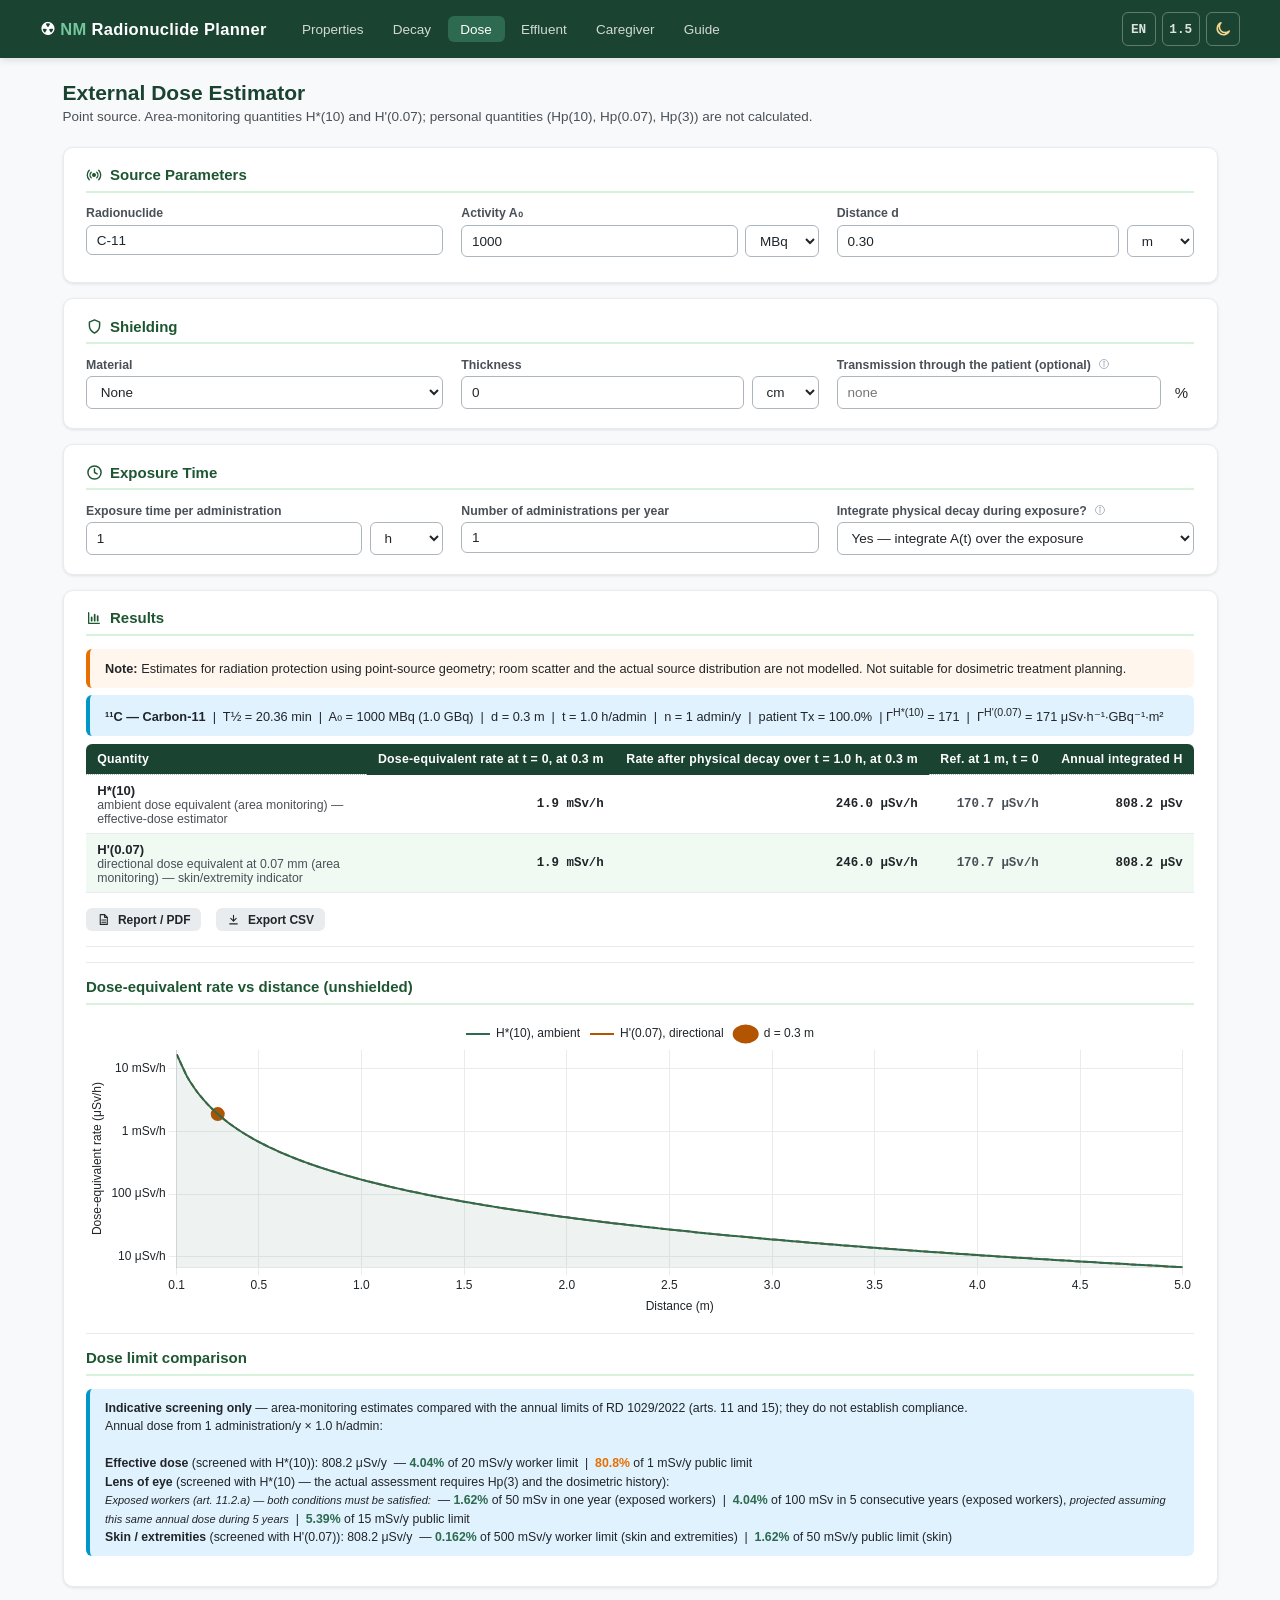
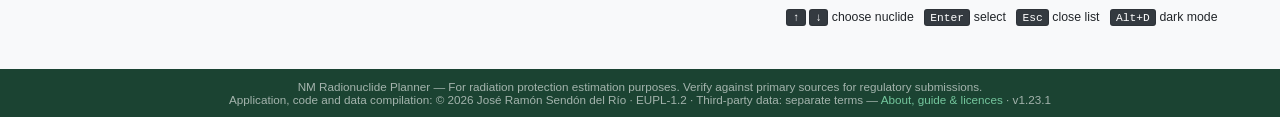
<file: dose.html>
<!DOCTYPE html>
<html lang="en">
<head>
  <meta charset="UTF-8">
  <meta name="viewport" content="width=device-width, initial-scale=1.0">
  <title>NM Radionuclide Planner — Dose Estimator</title>
  <link rel="icon" type="image/svg+xml" href="assets/icons/favicon.svg">
  <link rel="apple-touch-icon" href="assets/icons/icon-180.png">
  <link rel="manifest" href="manifest.json">
  <meta name="theme-color" content="#2d6a4f">
  <link rel="stylesheet" href="css/style.css">
  <script src="js/chart.umd.min.js"></script>
</head>
<body>

<a class="skip-link" href="#main-content">Skip to main content</a>

<header class="site-header">
  <div class="inner">
    <div class="site-logo">&#9762; <span>NM</span> Radionuclide Planner</div>
    <nav class="site-nav" aria-label="Main navigation">
      <a href="index.html">Properties</a>
      <a href="decay.html">Decay</a>
      <a href="dose.html" class="active">Dose</a>
      <a href="effluent.html">Effluent</a>
      <a href="caregiver.html">Caregiver</a>
      <a href="about.html">Guide</a>
    </nav>
    <div class="header-tools">
      <button id="langToggle" type="button" class="btn-icon btn-decimal" aria-label="Language: Spanish" aria-pressed="false" title="Language of the screens: English or Spanish (calculations and CSV files do not change)">EN</button>
      <button id="decimalToggle" type="button" class="btn-icon btn-decimal" aria-label="Decimal comma" aria-pressed="false" title="Decimal separator of the displayed numbers: point or comma (input accepts both)">1.5</button>
      <button id="darkToggle" type="button" class="btn-icon" aria-label="Toggle dark mode" aria-pressed="false" title="Toggle dark mode">
        <span id="darkIcon" class="ico ico-moon" aria-hidden="true"></span>
      </button>
    </div>
  </div>
</header>

<main class="page-body" id="main-content">
  <h1 class="page-title">External Dose Estimator</h1>
  <div class="page-subtitle">Point source. Area-monitoring quantities H*(10) and H'(0.07); personal quantities (Hp(10), Hp(0.07), Hp(3)) are not calculated.</div>

  <!-- Parameters -->
  <div class="card">
    <h2 class="card-title"><span class="ico ico-source" aria-hidden="true"></span> Source Parameters</h2>
    <div class="form-grid">
      <div class="form-group">
        <label class="form-label" for="nuclideSearch" id="nuclideSearchLabel">Radionuclide</label>
        <div class="nuclide-combobox" id="nuclideCombobox">
             <input type="search" class="form-input" id="nuclideSearch"
                 placeholder="Search nuclide (e.g. Lu-177, F-18, Zr-89)…"
                 autocomplete="off" spellcheck="false" title="Search nuclide" aria-labelledby="nuclideSearchLabel"
                 role="combobox" aria-expanded="false" aria-controls="nuclideDropdown"
                 aria-autocomplete="list" aria-haspopup="listbox">
             <ul class="nuclide-dropdown hidden" id="nuclideDropdown" role="listbox" aria-labelledby="nuclideSearchLabel" title="Suggested nuclides"></ul>
          <input type="hidden" id="nuclideSelect" value="">
          <div id="nuclideStatus" class="sr-only" role="status" aria-live="polite"></div>
        </div>
      </div>
      <div class="form-group">
        <label class="form-label" for="A0">Activity A&#8320;</label>
        <div class="d-flex gap-1">
          <input type="text" inputmode="decimal" autocomplete="off" spellcheck="false" class="form-input num-input" id="A0" value="1000" title="Activity">
          <select class="form-select form-select-narrow" id="A0unit" title="Unit" aria-label="Activity unit">
            <option value="MBq" selected>MBq</option>
            <option value="GBq">GBq</option>
            <option value="mCi">mCi</option>
            <option value="Ci">Ci</option>
          </select>
        </div>
      </div>
      <div class="form-group">
        <label class="form-label" for="distance">Distance d</label>
        <div class="d-flex gap-1">
          <input type="text" inputmode="decimal" autocomplete="off" spellcheck="false" class="form-input num-input" id="distance" value="0.30" title="Distance">
          <select class="form-select form-select-medium" id="distUnit" title="Unit" aria-label="Distance unit">
            <option value="m" selected>m</option>
            <option value="cm">cm</option>
          </select>
        </div>
        <div class="form-hint" id="distHint"></div>
      </div>
      <div class="form-group hidden" id="progenyGroup">
        <label class="form-label" for="progenyMode">Short-lived progeny</label>
        <select class="form-select" id="progenyMode" title="Short-lived progeny">
          <option value="include" selected>Include (equilibrium)</option>
          <option value="parent">Parent only (fresh source)</option>
        </select>
        <div class="form-hint" id="progenyHint"></div>
      </div>
    </div>
  </div>

  <!-- Shielding -->
  <div class="card mt-2">
    <h2 class="card-title"><span class="ico ico-shield" aria-hidden="true"></span> Shielding</h2>
    <div class="form-grid">
      <div class="form-group">
        <label class="form-label" for="shieldMaterial">Material</label>
        <select class="form-select" id="shieldMaterial" title="Shield material">
          <option value="none">None</option>
          <option value="Pb" data-num-label>Lead (Pb) — &#961; = 11.35 g/cm&#179;</option>
          <option value="Fe" data-num-label>Iron (Fe) — &#961; = 7.874 g/cm&#179;</option>
          <option value="concrete_NW" data-num-label>Concrete, normal-weight — &#961; = 2.30 g/cm&#179;</option>
          <option value="concrete_LW" data-num-label>Concrete, light-weight — &#961; = 1.60 g/cm&#179;</option>
        </select>
      </div>
      <div class="form-group">
        <label class="form-label" for="shieldThickness">Thickness</label>
        <div class="d-flex gap-1">
          <input type="text" inputmode="decimal" autocomplete="off" spellcheck="false" class="form-input num-input" id="shieldThickness" value="0" title="Thickness">
          <select class="form-select form-select-medium" id="shieldUnit" title="Unit" aria-label="Thickness unit">
            <option value="cm" selected>cm</option>
            <option value="mm">mm</option>
          </select>
        </div>
      </div>
      <div class="form-group">
        <label class="form-label" for="patientTx">Transmission through the patient <span class="text-muted">(optional)</span> <span class="hint-tip" tabindex="0" role="img" aria-label="Empty = no patient attenuation. No default: derive it for your geometry from a measurement or a published study." data-tooltip="Empty = no patient attenuation. No default: derive it for your geometry from a measurement or a published study."><span class="ico ico-info" aria-hidden="true"></span></span></label>
        <div class="d-flex gap-1">
          <input type="text" inputmode="decimal" autocomplete="off" spellcheck="false" class="form-input num-input" id="patientTx" value="" placeholder="none" title="Transmission through the patient (%)">
          <span class="percent-symbol">%</span>
        </div>
      </div>
    </div>
    <div id="hvlInfo" class="alert alert-info mt-2 hidden"></div>
    <div id="y90ShieldNote" class="alert alert-warning alert-lg mt-2 hidden">
      &#9888; For <strong>Y-90</strong> the external dose is an illustrative bremsstrahlung calculation with
      <strong>hypothetical</strong> container values (no documented derivation or measurement); direct beta dose is excluded. Shielding is selected
      <strong>only</strong> through the container selector below the results (PMMA / Pb / W). The general
      slab material and thickness above do not apply and are disabled while Y-90 is selected.
    </div>
  </div>

  <!-- Exposure -->
  <div class="card mt-2">
    <h2 class="card-title"><span class="ico ico-clock" aria-hidden="true"></span> Exposure Time</h2>
    <div class="form-grid">
      <div class="form-group">
        <label class="form-label" for="expTime">Exposure time per administration</label>
        <div class="d-flex gap-1">
          <input type="text" inputmode="decimal" autocomplete="off" spellcheck="false" class="form-input num-input" id="expTime" value="1" title="Exposure time">
          <select class="form-select form-select-narrow" id="expUnit" title="Unit" aria-label="Exposure time unit">
            <option value="h" selected>h</option>
            <option value="min">min</option>
            <option value="d">d</option>
          </select>
        </div>
      </div>
      <div class="form-group">
        <label class="form-label" for="nAdmin">Number of administrations per year</label>
        <input type="text" inputmode="decimal" autocomplete="off" spellcheck="false" class="form-input num-input" id="nAdmin" value="1" title="Number of administrations">
      </div>
      <div class="form-group">
        <label class="form-label" for="decayMode">Integrate physical decay during exposure? <span class="hint-tip" tabindex="0" role="img" aria-label="Affects only the integrated dose. A₀ is the activity at the start of each exposure, repeated for every administration." data-tooltip="Affects only the integrated dose. A₀ is the activity at the start of each exposure, repeated for every administration."><span class="ico ico-info" aria-hidden="true"></span></span></label>
        <select class="form-select" id="decayMode" title="Decay during the dose integral">
          <option value="with_decay" selected>Yes — integrate A(t) over the exposure</option>
          <option value="no_decay">No — constant activity for the dose integral</option>
        </select>
      </div>
    </div>
  </div>

  <div id="calcError" class="alert alert-danger mt-2 hidden" role="alert"></div>

  <!-- Results -->
  <div class="card mt-2 hidden" id="resultsCard">
    <h2 class="card-title"><span class="ico ico-chart" aria-hidden="true"></span> Results</h2>
    <div class="alert alert-warning mb-1">
      <strong>Note:</strong> Estimates for radiation protection using point-source geometry; room scatter and the actual
      source distribution are not modelled. Not suitable for dosimetric treatment planning.
    </div>
    <div id="nuclideInfo" class="alert alert-info mb-1"></div>

    <div class="overflow-x-auto">
      <table class="data-table stack-on-mobile stack-inline" id="resultsTable">
        <thead>
          <tr>
            <th class="has-tooltip" tabindex="0" aria-label="Quantity. H star 10 ambient dose equivalent and H prime 0.07 directional dose equivalent are both shown." data-tooltip="Area-monitoring operational quantities: H*(10) ambient dose equivalent (effective-dose estimator) and H'(0.07) directional dose equivalent (skin/extremity indicator). Both are always shown.">Quantity</th>
            <th id="doseRate0Header">Dose-equivalent rate at t = 0</th>
            <th id="doseRateAtTimeHeader">Rate after physical decay over t</th>
            <th class="has-tooltip" tabindex="0" aria-label="Reference dose-equivalent rate at 1 metre, at t = 0, with the same shielding and patient attenuation." data-tooltip="Dose-equivalent rate at 1 m at t = 0, with the same shielding and patient attenuation (reference)">Ref. at 1 m, t = 0</th>
            <th class="has-tooltip" tabindex="0" aria-label="Annual integrated dose equivalent: dose per administration times administrations per year." data-tooltip="Dose equivalent integrated over the exposure time of one administration, multiplied by the administrations per year">Annual integrated H</th>
          </tr>
        </thead>
        <tbody id="resultsBody"></tbody>
      </table>
    </div>

    <div class="d-flex gap-2 mt-2 mb-1" data-no-print>
      <button class="btn btn-secondary btn-sm" id="btnPrintDose" type="button" title="Generate a printable calculation report with traceability (sources, method, disclaimer)"><span class="ico ico-file" aria-hidden="true"></span> Report / PDF</button>
      <button class="btn btn-secondary btn-sm" id="btnExportDoseCsv" type="button" title="Export results as CSV"><span class="ico ico-download" aria-hidden="true"></span> Export CSV</button>
    </div>

    <hr class="divider">

    <!-- Shielding summary -->
    <div id="shieldingInfo" class="hidden">
      <h3 class="card-title">Shielding details</h3>
      <div class="prop-grid" id="shieldingProps"></div>
      <div id="shieldRangeWarn"></div>
      <details class="mt-1">
      <summary>Shielding methods available</summary>
      The method used is named above: the <strong>Archer broad-beam fit</strong>
      (Oumano et al. 2025, full photon spectrum) only where a fit exists for the nuclide and material — Tc-99m, F-18, I-131 and Lu-177
      behind lead or concrete; otherwise <strong>spectrum-weighted narrow-beam attenuation with build-up</strong> (dose-weighted sum over the
      ICRP 107 (2008) photon lines with point-isotropic exposure build-up factors, ANSI/ANS-6.4.3; infinite-medium values, see NUREG/CR-5740 for
      finite-slab corrections that can move the result in either direction).
      Barrier scatter is approximated by the selected transmission model.
      </details>
    </div>

    <hr class="divider">

    <!-- Dose vs distance chart -->
    <h3 class="card-title" id="chartTitle">Dose-equivalent rate vs distance (unshielded)</h3>
    <div class="chart-wrap" id="distChartContainer">
      <canvas id="distChart" role="img" aria-label="Dose rate against distance from the source"></canvas>
    </div>

    <hr class="divider">

    <!-- Dose limit comparison -->
    <h3 class="card-title">Dose limit comparison</h3>
    <div id="limitComparison"></div>
  </div>

</main>

<footer class="site-footer">
  NM Radionuclide Planner &mdash; For radiation protection estimation purposes.
  Verify against primary sources for regulatory submissions.
  <br>Application, code and data compilation: &copy; 2026 José Ramón Sendón del Río &middot; EUPL-1.2 &middot; Third-party data: separate terms &mdash;
  <a href="about.html">About, guide &amp; licences</a> <span class="app-version" translate="no"></span>
</footer>

<script src="data/nuclides-data.js"></script>
<script src="js/data.js"></script>
<script src="js/physics.js"></script>
<script src="js/nuclide-id.js"></script>
<script src="js/db.js"></script>
<script src="js/i18n-es.js"></script>
<script src="js/i18n.js"></script>
<script src="js/ui.js"></script>
<script src="data/icrp107-data.js"></script>
<script src="js/icrp107-loader.js"></script>
<script src="js/utils.js"></script>
<script src="js/report.js"></script>
<script>
(async () => {
  // ---- UI initialization ----
  UI.initDarkMode();
  UI.initVersion();
  UI.initDecimal();
  UI.initLanguage();
  UI.initPrint();
  UI.initKeyboard();
  try {
    await DB.load();
  } catch (err) {
    console.error('Failed to initialize dose calculator:', err);
    UI.showFatalError(`Error loading nuclide database: ${err.message}`);
    return;
  }
  await ICRP107._ensureLoaded().catch(err => console.warn('ICRP107 not available:', err));

  // ---- Nuclide resolution function ----
  function resolveNuclide(id) {
    const dbNuclide = DB.getById(id);
    if (dbNuclide) return dbNuclide;

    const icrpN = ICRP107.get(id);
    if (!icrpN) return null;

    // Short-lived progeny in equilibrium (audit 2026-10-14 v1.11, R-01): included
    // by default — the curated chains make the same assumption — and selectable.
    const progeny = ICRP107.progeny(icrpN.id);
    const withProgeny = progeny.length > 0 && document.getElementById('progenyMode').value === 'include';
    const constants = ICRP107.calcConstants(id, { progeny: withProgeny });
    if (!constants) {
      // No photon passes the filter (89 ICRP 107 entries, e.g. C-14, Ca-45).
      // These are searchable and clickable, so returning null here meant the
      // click did nothing at all: no message, no selection, dropdown left open,
      // and Calculate then said "Select a valid nuclide first" — which was false,
      // the nuclide was valid, it simply has no photon dose component. Return a
      // zero-gamma record instead so the pure-β⁻ result card below (which already
      // exists and says exactly that) handles it (audit 2026-07-15).
      return {
        id: icrpN.id,
        symbol: icrpN.id,
        name: icrpN.id,
        half_life_s: icrpN.half_life_s,
        half_life_display: icrpN.half_life_display,
        gamma_H10: 0,
        gamma_H007: null,
        gamma_Kair: 0,
        max_photon_energy_keV: null,
        representative_energy_keV: null,
        shielding_spectrum: null,
        shielding_spectrum_h007: null,
        archer_params: null,
        _icrp107: true,
        _noPhotons: true,
        _progeny: progeny,
        _progenyIncluded: withProgeny,
        decay_modes: icrpN.decay_modes || null,
        source: 'ICRP 107 (no photon emission above the 20 keV / 0.01% filter)',
      };
    }

    const photons = constants.photons;
    const repPhoton = photons.reduce((best, p) => {
      const score = p.yield_percent * p.energy_keV;
      const bestScore = best.yield_percent * best.energy_keV;
      return score > bestScore ? p : best;
    }, photons[0] || { energy_keV: 100, yield_percent: 0 });
    // 4 significant figures, like the stored constants (the raw float was shown
    // with 17 digits in the results, report and CSV — audit R-06).
    const sig4 = v => (v == null || !Number.isFinite(v) ? v : Number(v.toPrecision(4)));

    return {
      id: icrpN.id,
      symbol: icrpN.id,
      name: icrpN.id,
      half_life_s: icrpN.half_life_s,
      half_life_display: icrpN.half_life_display,
      gamma_H10: sig4(constants.gammaH10),
      gamma_H007: sig4(constants.gammaH007),
      gamma_Kair: null,
      max_photon_energy_keV: constants.max_photon_energy_keV,
      representative_energy_keV: repPhoton.energy_keV,
      shielding_spectrum:      PHYSICS.buildShieldingSpectrum(photons, 'H10'),
      shielding_spectrum_h007: PHYSICS.buildShieldingSpectrum(photons, 'H007'),
      archer_params: null,
      _icrp107: true,
      _progeny: progeny,
      _progenyIncluded: withProgeny,
      decay_modes: icrpN.decay_modes || null,
      source: 'ICRP 107 (calculated)',
    };
  }

  // ---- Combobox initialization ----
  const searchInput  = document.getElementById('nuclideSearch');
  const hiddenSelect = document.getElementById('nuclideSelect');
  const dropdown     = document.getElementById('nuclideDropdown');
  const dbNuclides   = DB.getAll();
  let selectedNuclide = null;
  let comboboxInitialized = false;
  let liveReady = false;   // set once calculate() and its state exist (end of this script)

  // Combobox keyboard model: aria-activedescendant — focus stays on the <input>
  // and activeIndex tracks the highlighted option. See the equivalent block in
  // decay.html: calling .focus() on the <li> moved focus out of the input, and
  // because the <ul> is a sibling rather than a descendant, every later keydown
  // missed the listener — the keyboard died after the first arrow.
  const statusEl = document.getElementById('nuclideStatus');
  let activeIndex = -1;

  function options() { return [...dropdown.querySelectorAll('[data-id]')]; }

  function setActive(i) {
    const items = options();
    activeIndex = i;
    items.forEach((li, k) => {
      const on = k === i;
      li.classList.toggle('is-active', on);
      li.setAttribute('aria-selected', on ? 'true' : 'false');
    });
    if (i >= 0 && items[i]) {
      searchInput.setAttribute('aria-activedescendant', items[i].id);
      items[i].scrollIntoView({ block: 'nearest' });
    } else {
      searchInput.removeAttribute('aria-activedescendant');
    }
  }

  function setExpanded(open) {
    dropdown.classList.toggle('hidden', !open);
    searchInput.setAttribute('aria-expanded', open ? 'true' : 'false');
    if (!open) setActive(-1);
  }

  function showDropdown(results) {
    dropdown.innerHTML = results.map((n, i) =>
      `<li class="nuclide-option" role="option" aria-selected="false"
           id="nuclideOpt-${i}" data-id="${UTILS.escapeHtml(n.id)}">
         <span class="nuclide-opt-id">${UTILS.escapeHtml(n.id)}</span>
         <span class="nuclide-opt-meta">T½ ${UTILS.escapeHtml(UTILS.dec(n.half_life_display))}${n._icrp107 ? ' · ICRP 107' : ''}</span>
       </li>`
    ).join('');
    setExpanded(results.length > 0);
    statusEl.textContent = results.length
      ? `${results.length} nuclide${results.length === 1 ? '' : 's'} available. Use arrow keys to review, Enter to select.`
      : 'No matching nuclide.';
  }

  // Y-90 is a pure-β emitter shielded only via the bremsstrahlung container
  // model; the general slab material/thickness are ignored in its calculation
  // branch. Disable and reset those controls for Y-90 so the UI cannot imply a
  // slab shield that is never applied (audit 2026-07-13, finding 3).
  function updateShieldingAvailability(n) {
    const isY90 = n && n.id === 'Y-90';
    const matEl   = document.getElementById('shieldMaterial');
    const thickEl = document.getElementById('shieldThickness');
    const unitEl  = document.getElementById('shieldUnit');
    if (isY90) matEl.value = 'none';
    matEl.disabled = thickEl.disabled = unitEl.disabled = isY90;
    document.getElementById('y90ShieldNote').classList.toggle('hidden', !isY90);
  }

  function selectNuclide(id) {
    const n = resolveNuclide(id);
    if (!n) return;
    selectedNuclide = n;
    hiddenSelect.value = id;
    searchInput.value = id;
    setExpanded(false);
    updateShieldingAvailability(n);
    updateProgenyControl(n);
    updateHvlInfo();
    if (liveReady) calculate();
  }

  // Progeny selector: shown only for extended entries with short-lived progeny.
  function updateProgenyControl(n) {
    const prog = (n && n._progeny) || [];
    document.getElementById('progenyGroup').classList.toggle('hidden', !prog.length);
    if (!prog.length) return;
    const longest = Math.max(...prog.map(m => m.half_life_s));
    const list = prog.filter(m => m.fraction >= 1e-3)
      .map(m => `${m.id} (T½ ${CALC.formatHalfLife(m.half_life_s)}, ${UTILS.fmtSig(m.fraction, 3)} Bq/Bq)`).join(', ');
    document.getElementById('progenyHint').textContent =
      `${list}. Equilibrium is reached after about 10 half-lives of the longest-lived one (≈ ${CALC.formatHalfLife(10 * longest)}); before that, "include" overestimates. App criterion: progeny with T½ ≤ 1/10 of the parent's and ≤ 30 d.`;
  }
  document.getElementById('progenyMode').addEventListener('change', () => {
    if (hiddenSelect.value) selectNuclide(hiddenSelect.value);
  });

  // Named event handlers for proper cleanup capability
  const onSearchFocus = () => {
    const q = searchInput.value.trim();
    if (!q) showDropdown(dbNuclides.map(n => ({...n, _icrp107: false})));
  };

  const onSearchInput = () => {
    const q = searchInput.value.trim();
    hiddenSelect.value = '';
    selectedNuclide = null;
    if (!q) { showDropdown(dbNuclides.map(n => ({...n, _icrp107: false}))); return; }

    const dbResults   = DB.search(q).map(n => ({...n, _icrp107: false}));
    const icrpResults = ICRP107.isReady()
      ? ICRP107.search(q).filter(n => !DB.getById(n.id)).map(n => ({...n, _icrp107: true}))
      : [];
    showDropdown([...dbResults, ...icrpResults].slice(0, 20));
  };

  const onDropdownClick = (e) => {
    const li = e.target.closest('[data-id]');
    if (li) selectNuclide(li.dataset.id);
  };

  const onDocumentClick = (e) => {
    if (!document.getElementById('nuclideCombobox').contains(e.target)) {
      setExpanded(false);
    }
  };

  // Keyboard cursor must follow the pointer, or Enter would pick an option other
  // than the one highlighted under the mouse.
  const onDropdownMousemove = (e) => {
    const li = e.target.closest('[data-id]');
    if (li) setActive(options().indexOf(li));
  };

  const onSearchKeydown = (e) => {
    const items = options();
    const open  = !dropdown.classList.contains('hidden');

    if (e.key === 'ArrowDown' || e.key === 'ArrowUp') {
      e.preventDefault();
      if (!open) { searchInput.dispatchEvent(new Event('input', { bubbles: true })); return; }
      if (!items.length) return;
      const delta = e.key === 'ArrowDown' ? 1 : -1;
      const next  = activeIndex < 0
        ? (delta > 0 ? 0 : items.length - 1)
        : (activeIndex + delta + items.length) % items.length;
      setActive(next);
      return;
    }
    if (e.key === 'Home' && open && items.length) { e.preventDefault(); setActive(0); return; }
    if (e.key === 'End'  && open && items.length) { e.preventDefault(); setActive(items.length - 1); return; }
    if (e.key === 'Escape') { e.preventDefault(); setExpanded(false); return; }
    if (e.key === 'Enter') {
      if (open && activeIndex >= 0 && items[activeIndex]) {
        e.preventDefault();
        selectNuclide(items[activeIndex].dataset.id);
      }
      return;
    }
    if (e.key === 'Tab' && open) setExpanded(false);
  };

  // Initialize combobox only once (prevent duplicate listeners)
  if (!comboboxInitialized) {
    searchInput.addEventListener('focus', onSearchFocus);
    searchInput.addEventListener('input', onSearchInput);
    dropdown.addEventListener('click', onDropdownClick);
    dropdown.addEventListener('mousemove', onDropdownMousemove);
    document.addEventListener('click', onDocumentClick);
    searchInput.addEventListener('keydown', onSearchKeydown);
    comboboxInitialized = true;
  }

  const urlId = new URLSearchParams(location.search).get('id');
  if (urlId) selectNuclide(urlId);
  else selectNuclide(dbNuclides[0]?.id);

  // Distance hint
  function updateDistHint() {
    const distRaw  = UTILS.parseNumber(document.getElementById('distance').value) || 0;
    const distUnit = document.getElementById('distUnit').value;
    const d_m = distUnit === 'cm' ? distRaw / 100 : distRaw;
    const hint = document.getElementById('distHint');
    if (d_m > 0 && d_m < 0.25) {
      hint.textContent = 'Short distance: check the point-source approximation (real source/shield size matters at a few cm)';
      hint.style.color = 'var(--warning)';
    } else {
      hint.textContent = '';   // the point-source model is stated in the subtitle and the results note
      hint.style.color = '';
    }
  }
  document.getElementById('distance').addEventListener('input', updateDistHint);
  document.getElementById('distUnit').addEventListener('change', updateDistHint);

  // Helper: get Archer params for current nuclide + material (or null)
  function getArcherParams(n, mat) {
    if (!n || !n.archer_params || mat === 'none') return null;
    return n.archer_params[mat] || null;
  }

  // Helper: dose-weighted line spectrum for spectrum-weighted narrow beam (or null).
  // Only used when Archer params are unavailable (Archer fits cover the full spectrum).
  // The weighting quantity matters, and the difference has no fixed sign: the
  // h'(0.07)/h*(10) response ratio peaks at 20 keV, dips at 60 keV and flattens
  // above 500 keV, so T differs by −40% for Pd-103 and +6% for Re-186 at 5 mm Pb
  // (audit 2026-07-15, finding 4). Each operational quantity uses its own spectrum.
  function getSpectrum(n, quantity) {
    if (!n) return null;
    const sp = quantity === 'H007' ? n.shielding_spectrum_h007 : n.shielding_spectrum;
    return (sp && sp.length) ? sp : null;
  }

  // Material display name
  function matLabel(mat) {
    return { Pb: 'Lead (Pb)', Fe: 'Iron (Fe)', concrete_NW: 'Concrete NW', concrete_LW: 'Concrete LW' }[mat] || mat;
  }

  // Shielding HVL info
  function updateHvlInfo() {
    const mat = document.getElementById('shieldMaterial').value;
    const n   = selectedNuclide || resolveNuclide(hiddenSelect.value);
    // No representative energy => no photon model (Y-90, and the 89
    // ICRP 107 entries with no line passing the filter). Attenuation is
    // meaningless for them: E would be 0 and getMu would silently clamp to the
    // bottom of the table, printing a confident, wrong HVL.
    if (!n || mat === 'none' || !n.representative_energy_keV) {
      document.getElementById('hvlInfo').classList.add('hidden');
      return;
    }
    const E           = n.representative_energy_keV / 1000;
    const ap          = getArcherParams(n, mat);
    const sp          = getSpectrum(n, 'H10');
    const sp007       = getSpectrum(n, 'H007') || sp;
    const { hvl_cm, tvl_cm, mu_cm, method } = CALC.hvlTvl(E, mat, ap, sp);
    const thickRaw    = UTILS.parseNumber(document.getElementById('shieldThickness').value);
    if (!Number.isFinite(thickRaw) || thickRaw < 0) {
      document.getElementById('hvlInfo').classList.add('hidden');
      return;
    }
    const thickUnit   = document.getElementById('shieldUnit').value;
    const thickness   = thickUnit === 'mm' ? thickRaw / 10 : thickRaw;
    // Both quantities: one unlabelled transmission is ambiguous now that the two
    // spectra are weighted separately (see the results card).
    const T           = CALC.getTransmission(thickness, E, mat, ap, sp);
    const T007        = CALC.getTransmission(thickness, E, mat, ap, sp007);
    const splitT      = n.gamma_H007 != null && !ap && Math.abs(T007 - T) > T * 1e-6;
    const methodBadge = method === 'archer'
      ? '<span class="tag tag-pet" style="font-size:.72rem;vertical-align:middle;">Archer</span>'
      : method === 'narrow_beam_spectrum'
      ? `<span class="tag tag-other" style="font-size:.72rem;vertical-align:middle;">Narrow beam · ${sp.length}-line spectrum + build-up</span>`
      : '<span class="tag tag-other" style="font-size:.72rem;vertical-align:middle;">Narrow beam + build-up</span>';
    const energyLabel = method === 'archer'
      ? 'full photon spectrum (published fit)'
      : method === 'narrow_beam_spectrum'
      ? `spectrum-weighted (rep. ${n.representative_energy_keV} keV)`
      : `at ${n.representative_energy_keV} keV`;
    const hvlBasis = method === 'archer' ? 'Archer fit' : 'H*(10)';

    const el = document.getElementById('hvlInfo');
    el.classList.remove('hidden');
    el.innerHTML = `
      <strong>${matLabel(mat)}</strong> ${energyLabel} ${methodBadge} —
      first half-value layer (HVL, ${hvlBasis}) = <strong>${UTILS.fmt(hvl_cm)} cm</strong> &nbsp;|&nbsp;
      first tenth-value layer (TVL) = <strong>${UTILS.fmt(tvl_cm)} cm</strong>
      ${mu_cm !== null ? `&nbsp;|&nbsp; &mu; = ${UTILS.fmt(mu_cm)} cm&#8315;&#185;` : ''}
      ${thickRaw > 0 ? `&nbsp;|&nbsp; Transmission = <strong>${UTILS.fmt(T * 100)}%</strong>${splitT ? ` <span class="text-muted">H*(10)</span> / <strong>${UTILS.fmt(T007 * 100)}%</strong> <span class="text-muted">H&#39;(0.07)</span>` : ''} (${UTILS.num(thickRaw)} ${thickUnit})` : ''}
    `;
  }

  document.getElementById('shieldMaterial').addEventListener('change', updateHvlInfo);
  document.getElementById('shieldThickness').addEventListener('input', updateHvlInfo);
  document.getElementById('shieldUnit').addEventListener('change', updateHvlInfo);
  updateHvlInfo();

  // Event delegation for Y-90 container radio button changes (prevents listener accumulation)
  document.addEventListener('change', (e) => {
    if (e.target.name === 'y90Container') {
      document.getElementById('y90ContainerId').value = e.target.value;
      calculate();
    }
  });

  // Patient transmission: one optional field (the separate Yes/No selector was
  // a second control for the same datum — presentation review 2026-10-15).
  //
  // There is deliberately NO default value. Patient transmission depends on
  // photon energy, anatomy, body habitus and source-to-surface geometry; no
  // single scalar is universal. The field used to auto-fill 63%, a number with no
  // cited source, energy dependence or defined geometry, presented as "Default"
  // — which reads as a recommended reference value (audit 2026-07-15). Empty
  // means no patient attenuation; a value is the user's assumption to state and
  // justify, and the report records it as such.

  // ---- Calculate ----
  let distChart = null;
  let lastCalcResult = null;
  const errors = UI.inputErrors('calcError');
  // An invalid input hides the results: nothing on screen, in the report or in
  // the CSV can describe a case other than the one in the form.
  function fail(message, fieldId) {
    errors.show(message, fieldId);
    document.getElementById('resultsCard').classList.add('hidden');
    lastCalcResult = null;
  }

  function applyDistChartTheme() {
    if (!distChart) return;
    const theme = UI.getChartTheme();
    const [wholeBody, extremity, marker] = distChart.data.datasets;
    if (wholeBody) {
      wholeBody.borderColor = theme.green;
      wholeBody.backgroundColor = theme.greenFill;
    }
    if (extremity) {
      extremity.borderColor = theme.orange;
      extremity.backgroundColor = theme.orangeFill;
    }
    if (marker) marker.borderColor = marker.backgroundColor = theme.orange;
    distChart.options.color = theme.text;
    for (const scale of Object.values(distChart.options.scales)) {
      scale.ticks.color = theme.text;
      scale.title.color = theme.text;
      scale.grid.color = theme.grid;
    }
    distChart.update('none');
  }

  document.addEventListener('nm-theme-change', applyDistChartTheme);

  // Validity state of the shielding/source model of ONE calculation. Computed
  // once and stored in lastCalcResult.validity, so the screen, the report and the
  // CSV cannot disagree. The absence of range warnings is not evidence of
  // validity: Y-90 container constants and the Archer fits are never range-checked
  // by the app (copy audit 2026-10-03, T03).
  function shieldingValidity(r) {
    if (r.isY90) return 'Experimental scenario with hypothetical container values (no documented derivation or measurement); validity not established; no regulatory assessment';
    if (r.shieldWarnings && r.shieldWarnings.length)
      return 'OUT OF TABULATED RANGE — ' + r.shieldWarnings.join('; ') + '. Values at the table edge are used; accuracy outside the tables is not established';
    if (r.method === 'archer') return 'Published fit; applicability range not checked by the app';
    if (r.method === 'unshielded') return 'No shielding';
    return 'Within the tabulated attenuation and build-up ranges';
  }
  const Y90_SCOPE = 'Experimental bremsstrahlung component only; direct beta dose is excluded';
  // Which progeny the constants include — printed in the report and the CSV,
  // which used to give Γ(Ge-68) = 157.9 with no mention of Ga-68 (audit
  // 2026-10-15, F-02). '' = nothing to state (curated single-nuclide entry).
  function progenyText(n) {
    if (n.chain_members) return 'included in secular equilibrium (curated chain): ' +
      n.chain_members.slice(1).map(m => `${m.id} ${UTILS.num(m.equilibrium_activity_fraction)} Bq/Bq`).join(', ');
    const p = (n._progeny || []).filter(m => m.fraction >= 1e-3);
    if (!p.length) return n._icrp107 ? 'none (no short-lived progeny under the app criterion)' : '';
    return (n._progenyIncluded ? 'included in equilibrium (app criterion: T½ ≤ 1/10 of the parent and ≤ 30 d): '
      : 'EXCLUDED — parent only, as selected: ') + p.map(m => `${m.id} ${UTILS.num(Number(m.fraction.toPrecision(3)))} Bq/Bq`).join(', ');
  }
  const ARCHER_BASIS = 'Archer transmission from Oumano et al. (2025), based on dose at 1 cm depth in tissue. Applied here as an approximation to both operational quantities';

  document.getElementById('btnPrintDose').onclick = () => {
    if (!lastCalcResult) { window.print(); return; }
    const r = lastCalcResult;
    const fd  = v => CALC.formatDose(v).display;
    const fdr = v => CALC.formatDoseRate(v).display;
    const methodText = {
      unshielded: 'No shielding applied.',
      archer: ARCHER_BASIS + ' (broad-beam Monte Carlo fit to the full photon spectrum; not an explicit H*(10) or H\'(0.07) fit).',
      narrow_beam_spectrum: `Spectrum-weighted narrow-beam transmission over ${r.spectrumLines} ICRP 107 photon lines with point-isotropic exposure build-up (ANSI/ANS-6.4.3 reference data); accounts for beam hardening and scatter build-up. Infinite-medium build-up applied to a finite barrier: the deviation is not universally conservative — treat results as estimates, not shielding-design values.`,
      narrow_beam: 'Single-line narrow-beam attenuation with point-isotropic exposure build-up (ANSI/ANS-6.4.3 reference data; NIST XCOM attenuation).',
    }[r.method] || '';
    const notes = methodText ? [methodText] : [];
    if (r.isY90) notes.push(Y90_SCOPE + ". Hypothetical container values (formalism after Zanzonico et al. 1999), with no documented derivation or measurement and not tabulated in that publication. The H'(0.07) figure is NOT a complete skin/extremity assessment: direct beta/electron irradiation is not calculated.");
    if (!r.useH007) notes.push("No H'(0.07) constant for this nuclide/energy — the H'(0.07) row shows the H*(10) value instead (may underestimate the skin dose of low-energy emitters).");
    notes.push('H*(10) and H\'(0.07) are area-monitoring quantities. These operational-quantity estimates do not establish compliance. Apply the dose-assessment and monitoring methods required for the exposure situation. ' +
      (r.isY90 ? 'No limit screening is made for this experimental scenario.' : 'The limit screening in this report is indicative only.'));
    if (r.n._icrp107) notes.push('ICRP 107 extended entry: constants computed automatically, NOT manually validated. Verify against primary sources before regulatory use.');
    if (r.patientTx !== undefined && r.patientTx < 1) notes.push(`Patient attenuation applied: transmission ${UTILS.fmt(r.patientTx * 100)}%.`);
    if (r.shieldWarnings && r.shieldWarnings.length) notes.push('⚠ Shielding out of tabulated range: ' + r.shieldWarnings.join('; ') + '. Values at the table edge are used; accuracy outside the tables is not established.');

    // Only the sources the calculation actually used (audit 2026-07-16, H-06;
    // re-audit R-02): a Y-90 report must not cite conversion coefficients, the
    // Γ methodology, Archer fits or buildup tables — its container constants
    // have no primary source — and it issues no regulatory verdict, so RD
    // 1029/2022 is not cited for it either.
    const sources = [];
    if (r.isY90) {
      sources.push('Zanzonico et al. (1999) J Nucl Med 40(6):1024–1028 — bremsstrahlung dose-rate methodology (the container constants used here are hypothetical values, not tabulated in that publication).');
    } else {
      sources.push('ICRP Publication 74 (1996), Table A.21 — conversion coefficients h*(10), h\'(0.07,0°) per unit fluence.');
      // Cornejo applies to curated entries only (published comparison values),
      // never to the ICRP 107 extended ones (F-02)
      if (!r.n._icrp107) sources.push('Cornejo Díaz N., Brosed Serreta A., Ruiz Manzano P. (2015) — Constantes de tasa de kerma en aire y de dosis. Radioprotección Nº 83.');
      if (r.method === 'archer') {
        sources.push('Oumano et al. (2025) J Appl Clin Med Phys — Archer broad-beam shielding parameters.');
      } else if (r.method === 'narrow_beam_spectrum' || r.method === 'narrow_beam') {
        sources.push('NIST XCOM — photon mass attenuation coefficients.');
        sources.push('Trubey D.K. (1991) NUREG/CR-5740 / ORNL/RSIC-49/R1 — ANSI/ANS-6.4.3 exposure buildup factors (Table 3).');
      }
      sources.push('RD 1029/2022 — dose limits used in the regulatory comparison.');
    }

    REPORT.print({
      title: 'External Dose Estimate',
      nuclide: r.n,
      sections: [
        { heading: 'Input parameters', rows: [
          ['Activity A₀', `${UTILS.num(r.A0raw)} ${r.A0unit} (${UTILS.fmt(r.A0_GBq)} GBq)`],
          // As entered plus metres to 4 significant figures: toFixed(2) printed
          // 0.004 m as "0.00 m" (audit 2026-10-03, H-08)
          ['Distance', r.distUnit === 'm' ? `${UTILS.num(r.distRaw)} m` : `${UTILS.num(r.distRaw)} ${r.distUnit} (${UTILS.num(Number(r.d_m.toPrecision(4)))} m)`],
          ['Shielding', r.isY90 ? `Y-90 bremsstrahlung container: ${r.containerName || '—'}` : r.mat && r.mat !== 'none' ? `${r.mat}, ${UTILS.num(r.thick)} cm` : 'none'],
          ['Model validity', r.validity || shieldingValidity(r)],
          ['Exposure time per administration', `${UTILS.fmt(r.t_h)} h`],
          ['Administrations per year', String(r.nAdmin)],
          ['Decay during exposure', r.withDecay === undefined ? '—' : r.withDecay ? 'integrated A(t)' : 'no (constant activity for the dose integral)'],
          ['Dose rate constants', `Γ(H*(10)) = ${UTILS.num(r.gammaWB)}; Γ(${r.useH007 ? "H'(0.07)" : 'H*(10) fallback'}) = ${UTILS.num(r.gammaExt)} μSv·h⁻¹·GBq⁻¹·m²`],
          ...(progenyText(r.n) ? [['Progeny in the constants', progenyText(r.n)]] : []),
        ]},
        { heading: 'Results', rows: [
          ['H*(10) rate at d, t = 0', fdr(r.Hdot_WB)],
          ['H*(10) rate at d, after physical decay over the exposure', fdr(r.Hdot_WB_t)],
          ['H*(10) rate at 1 m (reference; same shielding and patient attenuation), t = 0', fdr(r.Hdot_WB_1m)],
          [`${r.useH007 ? "H'(0.07)" : "H'(0.07) row (H*(10) value)"} rate at d, t = 0`, fdr(r.Hdot_Ext)],
          ['Annual integrated H*(10)', fd(r.H_WB_cum * r.nAdmin) + '/y'],
          [`Annual integrated ${r.useH007 ? "H'(0.07)" : "H'(0.07) row (H*(10) value)"}`, fd(r.H_Ext_cum * r.nAdmin) + '/y'],
        ]},
        // The same indicative screening as the screen (the note announced it,
        // but the report did not contain it — presentation review 2026-10-15).
        // None for Y-90 (audit 2026-07-15, finding 5).
        ...(r.isY90 ? [] : [limitScreeningSection(r)]),
      ],
      notes,
      sources,
    });
  };

  // Indicative screening against the RD 1029/2022 annual limits, for the report;
  // the same percentages as the "Dose limit comparison" block.
  function limitScreeningSection(r) {
    const wb = r.H_WB_cum * r.nAdmin, ext = r.H_Ext_cum * r.nAdmin;   // μSv/y
    const pc = (v, lim_mSv) => `${UTILS.fmtRatio(v / 1000 / lim_mSv * 100, 100)} %`;
    const fd = v => CALC.formatDose(v).display;
    return { heading: 'Dose limit comparison — indicative screening only (RD 1029/2022 arts. 11 and 15)', rows: [
      ['Effective dose (screened with H*(10))', `${fd(wb)}/y — ${pc(wb, 20)} of 20 mSv/y (exposed workers); ${pc(wb, 1)} of 1 mSv/y (public)`],
      ['Lens of the eye (screened with H*(10); the assessment requires Hp(3) and the dosimetric history)', `${pc(wb, 50)} of 50 mSv in one year; ${pc(wb * 5, 100)} of 100 mSv in 5 consecutive years, assuming this annual dose in each of the 5 years (exposed workers); ${pc(wb, 15)} of 15 mSv/y (public)`],
      [`Skin / extremities (screened with ${r.useH007 ? "H'(0.07)" : "H*(10) — no H'(0.07) constant"})`, `${fd(ext)}/y — ${pc(ext, 500)} of 500 mSv/y (exposed workers, skin and extremities); ${pc(ext, 50)} of 50 mSv/y (public, skin)`],
    ]};
  }

  // CSV always with a decimal point (machine-readable), whatever the display setting
  document.getElementById('btnExportDoseCsv').onclick = () => UTILS.withPoint(() => {
    if (!lastCalcResult) return;   // the button is hidden with the results
    const { useH007, gammaExt, gammaWB, nAdmin, H_WB_cum, H_Ext_cum, Hdot_WB, Hdot_WB_t, Hdot_Ext, Hdot_Ext_t, Hdot_WB_1m, Hdot_WB_t_1m, Hdot_Ext_1m, Hdot_Ext_t_1m, n, A0raw, A0unit, A0_GBq, d_m, distRaw, distUnit, t_h, mat, thick, withDecay, patientTx, containerName, isY90, method } = lastCalcResult;
    // Validity text rebuilt from the point version of the range warnings (D-02)
    const validity = shieldingValidity({ ...lastCalcResult, shieldWarnings: lastCalcResult.shieldWarningsPoint || lastCalcResult.shieldWarnings || [] });
    // Rectangular, self-describing CSV (audit 2026-10-03, H-09): identity,
    // versions, inputs and validity repeated on every row, as the Decay export.
    const meta = (typeof DB !== 'undefined' && DB.getMeta) ? DB.getMeta() : {};
    const exportedUtc = new Date().toISOString();
    const extLabel = useH007 ? "H'(0.07), directional" : "H'(0.07) row (H*(10) value — no H'(0.07) constant)";
    const head = ['App_version', 'App_build', 'Database_version', 'Exported_UTC', 'Nuclide',
      'Activity_input', 'Activity_unit', 'Activity_GBq', 'Distance_input', 'Distance_unit', 'Distance_m',
      'Exposure_per_administration_h', 'Administrations_per_y', 'Decay_during_exposure',
      'Shielding', 'Shielding_method', 'Shielding_validity', 'Patient_transmission',
      'Quantity', 'Gamma_uSv_h_GBq_m2', 'Dose_rate_t0_at_d_uSv_h', 'Dose_rate_after_decay_at_d_uSv_h',
      'Dose_rate_t0_at_1m_uSv_h', 'Dose_rate_after_decay_at_1m_uSv_h', 'Annual_dose_uSv_per_y', 'Note', 'Progeny'];
    // The data set actually used: an extended nuclide does not come from the
    // curated nuclides.json (second opinion 2026-10-15, finding 4).
    const dbCell = n._icrp107 ? `${ICRP107.identity()}; curated nuclides.json v${meta.version || '?'} not used` : (meta.version || '');
    const common = [UTILS.APP_VERSION, UTILS.APP_BUILD, dbCell, exportedUtc, n.id,
      A0raw, A0unit, Number(A0_GBq.toPrecision(6)), distRaw, distUnit, Number(d_m.toPrecision(6)),
      t_h, nAdmin, withDecay === undefined ? '' : withDecay ? 'integrated A(t)' : 'no (constant activity for the dose integral)',
      isY90 ? `Y-90 bremsstrahlung container: ${containerName || '—'}` : mat && mat !== 'none' ? `${mat}, ${thick} cm` : 'none',
      isY90 ? 'Y-90 hypothetical container values' : (method || ''),
      validity,
      patientTx !== undefined && patientTx < 1 ? patientTx : 1];
    const rows = [head,
      [...common, isY90 ? 'Y-90 H*(10), ambient' : 'H*(10), ambient', gammaWB,
        Hdot_WB.toPrecision(5), Hdot_WB_t.toPrecision(5), Hdot_WB_1m.toPrecision(5), Hdot_WB_t_1m.toPrecision(5), (H_WB_cum * nAdmin).toPrecision(5), isY90 ? Y90_SCOPE : '', progenyText(n)],
      [...common, isY90 ? `Y-90 ${extLabel}` : extLabel, gammaExt,
        Hdot_Ext.toPrecision(5), Hdot_Ext_t.toPrecision(5), Hdot_Ext_1m.toPrecision(5), Hdot_Ext_t_1m.toPrecision(5), (H_Ext_cum * nAdmin).toPrecision(5),
        [isY90 ? Y90_SCOPE + '; not a complete skin/extremity assessment' : '', useH007 ? '' : "H*(10) value — no H'(0.07) constant"].filter(Boolean).join('; '), progenyText(n)],
    ];
    const csv = rows.map(r => r.map(v => {
      const str = String(v);
      const safe = UTILS.csvSafe(str);
      return `"${safe.replace(/"/g, '""')}"`;
    }).join(',')).join('\r\n');
    const blob = new Blob([csv], { type: 'text/csv' });
    const a = document.createElement('a');
    const url = URL.createObjectURL(blob);
    a.href = url;
    a.download = `dose_${UTILS.safeFilename(n.id)}_${A0raw}${A0unit}_${distRaw}${distUnit}_${exportedUtc.slice(0, 10)}.csv`;
    a.click();
    setTimeout(() => URL.revokeObjectURL(url), 0);
  });

  function calculate() {
    const n = selectedNuclide || resolveNuclide(hiddenSelect.value);
    if (!n) return fail('Select a nuclide from the list.', 'nuclideSearch');
    // Extended ICRP 107 entries: a permanent warning in the results replaces the
    // confirm() dialog, which would interrupt every live recalculation.

    // Numeric fields accept a decimal point or comma (UTILS.parseNumber)
    const A0raw   = UTILS.parseNumber(document.getElementById('A0').value);
    if (!Number.isFinite(A0raw) || A0raw <= 0) {
      return fail('Activity must be a positive number.', 'A0');
    }
    const A0unit  = document.getElementById('A0unit').value;
    const A0_GBq  = CALC.convertActivity(A0raw, A0unit, 'GBq');
    // A finite entry can overflow in the unit conversion (1e308 Ci → Infinity):
    // check again after converting (audit 2026-10-04, A07).
    if (!Number.isFinite(A0_GBq)) {
      return fail('Activity is outside the representable range.', 'A0');
    }

    const distRaw  = UTILS.parseNumber(document.getElementById('distance').value);
    if (Number.isNaN(distRaw) || distRaw === null) {
      return fail('Distance must be a valid number.', 'distance');
    }
    if (!Number.isFinite(distRaw) || distRaw <= 0) {
      return fail('Distance must be a positive number.', 'distance');
    }
    const distUnit = document.getElementById('distUnit').value;
    const d_m      = distUnit === 'cm' ? distRaw / 100 : distRaw;
    // Shielding-range warnings of this calculation, exported with the result (H-07)
    let shieldWarnings = [];
    let shieldWarningsPoint = [];   // the same warnings with a decimal point, for the CSV

    const mat          = document.getElementById('shieldMaterial').value;
    const parsedThick  = UTILS.parseNumber(document.getElementById('shieldThickness').value);
    if (mat !== 'none' && (!Number.isFinite(parsedThick) || parsedThick < 0)) {
      return fail('Shielding thickness must be a non-negative number.', 'shieldThickness');
    }
    const thickRaw  = mat === 'none' ? 0 : parsedThick;
    const thickUnit = document.getElementById('shieldUnit').value;
    const thick     = thickUnit === 'mm' ? thickRaw / 10 : thickRaw;
    const E_MeV   = n.representative_energy_keV / 1000;
    const ap      = getArcherParams(n, mat);  // Archer params or null
    // One spectrum per operational quantity — they are not interchangeable.
    // Archer params, when present, take precedence for BOTH rows. Oumano et al.
    // (2025) fit the ratio of dose at 1 cm depth in a tissue block with and
    // without the barrier (deep dose equivalent, 10 CFR 20) — NOT an explicit
    // H*(10) or H'(0.07) fit. Using it for both operational quantities is an
    // approximation of this app, stated in the method note (copy audit T02).
    const sp      = getSpectrum(n, 'H10');    // dose-weighted line spectrum or null
    const sp007   = getSpectrum(n, 'H007') || sp;

    const expRaw  = UTILS.parseNumber(document.getElementById('expTime').value);
    if (Number.isNaN(expRaw) || expRaw === null) {
      return fail('Exposure time per administration must be a valid number.', 'expTime');
    }
    if (!Number.isFinite(expRaw) || expRaw <= 0) {
      return fail('Exposure time per administration must be a positive number.', 'expTime');
    }
    const expUnit = document.getElementById('expUnit').value;
    const expMul  = { h: 1, min: 1/60, d: 24 };
    const t_h     = expRaw * (expMul[expUnit] || 1);
    const nAdminRaw = UTILS.parseNumber(document.getElementById('nAdmin').value);
    if (!Number.isInteger(nAdminRaw) || nAdminRaw < 1) {
      return fail('Number of administrations per year must be a positive whole number.', 'nAdmin');
    }
    const nAdmin  = nAdminRaw;
    // Patient transmission is a user-supplied assumption with no default (see the
    // note above "Calculate"). Empty = no attenuation; any entry must be a valid
    // value — falling back to 100% would silently drop the assumption the user
    // just stated.
    const txInput = document.getElementById('patientTx');
    const parsed = UTILS.parseNumber(txInput.value);
    const patientAttenEnabled = parsed !== null;
    if (patientAttenEnabled &&
        (!Number.isFinite(parsed) || parsed <= 0 || parsed > 100)) {
      return fail('Transmission through the patient must be > 0 % and ≤ 100 %, or empty for no patient attenuation. There is no default: derive it from measurement or a published study for your geometry.', 'patientTx');
    }
    const patientTx = patientAttenEnabled ? parsed / 100 : 1;

    const T_half_h = DB.halfLifeHours(n);
    const withDecay = document.getElementById('decayMode').value === 'with_decay';

    // Every dose on this page is bounded by Γ·A·t·N/d² and each factor is
    // finite, but their product can still overflow (or d² underflow to zero).
    // Reject that before any result, CSV or report is produced; the 1e6 margin
    // covers Γ and the unit factors (audit 2026-10-04, A07).
    if (!Number.isFinite(1e6 * A0_GBq * t_h * nAdmin / (d_m * d_m))) {
      return fail('The combination of activity, distance, time and administrations is outside the representable range.', 'A0');
    }

    errors.clear();

    function fmtR(v) {
      const f = CALC.formatDoseRate(v);
      return `<strong>${f.display}</strong>`;
    }
    function fmt(v) {
      const f = CALC.formatDose(v);
      return `<strong>${f.display}</strong>`;
    }

    // Both area-monitoring quantities are always computed and shown side by
    // side: H*(10) (effective-dose estimator) and H'(0.07) (skin/extremity
    // indicator). No automatic distance-based selection — the former 25 cm
    // "extremities" rule had no normative basis (audit 2026-07-13, finding 2).
    // The H'(0.07) row always shows the real Γ^H'(0.07) constant when it exists
    // (all curated photon emitters and ICRP 107 entries have one); the previous
    // gate suppressed it for 36/39 nuclides, wrongly showing H*(10) instead
    // (audit 2026-07-15, finding 2 — e.g. Pd-103 was −40% low).
    const gammaWB  = n.gamma_H10;
    const useH007  = n.gamma_H007 != null;
    const gammaExt = useH007 ? n.gamma_H007 : n.gamma_H10;

    // Early exit for pure beta emitters
    if (!gammaWB || gammaWB === 0) {
      const card = document.getElementById('resultsCard');
      card.classList.remove('hidden');
      document.getElementById('nuclideInfo').innerHTML =
        `<strong>${UTILS.escapeHtml(n.symbol)} — ${UTILS.escapeHtml(n.name)}</strong> &nbsp;|&nbsp; T&#189; = ${UTILS.escapeHtml(UTILS.dec(n.half_life_display))}`;

      // Radiologically honest label for entries with no photon dose component:
      // 50 of the 89 photon-less ICRP 107 entries decay by α, EC or IT, not β−
      // (audit 2026-07-16, H-02), so the β− wording is used only when the
      // stored decay modes say so. Branches below 0.01% — the same threshold as
      // the photon yield filter — still drive the beta/bremsstrahlung guidance
      // and are disclosed (Bi-210 α 1.3e-6, Bk-249, Pu-241; re-audit R-01).
      // No entry is called a "pure" β− emitter, and the absence of selected
      // photon lines is never presented as absence of external hazard (copy
      // audit 2026-10-03, T01/T25). Curated entries carry no decay_modes field;
      // the only curated photon-less nuclide is Y-90.
      const DECAY_MODE_NAMES = { 'A': 'α', 'B-': 'β−', 'B+': 'β+', 'EC': 'electron capture', 'ECB+': 'electron capture / β+', 'IT': 'isomeric transition', 'SF': 'spontaneous fission' };
      const allModes = (n.decay_modes || []).filter(m => m && String(m.mode || '').trim());
      const decayModes = allModes
        .filter(m => m.branching == null || m.branching >= 1e-4)
        .map(m => String(m.mode || '').trim());
      const minorModes = allModes.filter(m => m.branching != null && m.branching < 1e-4);
      const decayModeText = [...new Set(decayModes)].map(m => DECAY_MODE_NAMES[m] || m).join(' + ');
      const minorModeText = minorModes
        .map(m => `${DECAY_MODE_NAMES[String(m.mode).trim()] || String(m.mode).trim()} ${UTILS.dec((m.branching * 100).toExponential(2))}%`)
        .join(', ');
      const isPureBetaMinus = decayModes.length ? decayModes.every(m => m === 'B-') : !n._noPhotons;

      // Special handling for Y-90 with Zanzonico table
      if (n.id === 'Y-90') {
        // A0raw/A0unit/A0_GBq/d_m/t_h/nAdmin/patientTx/T_half_h/withDecay are
        // already parsed AND validated by the main path above (regex, finiteness
        // and Number.isInteger checks that return early on bad input). This
        // branch used to shadow them by re-reading the DOM with weaker rules — a
        // duplicated validation contract that would silently diverge. Reuse them.

        // Experimental Y-90 bremsstrahlung container scenario from
        // PHYSICS.Y90_CONTAINERS. Zanzonico et al. (1999) supplies the general
        // formalism, not constants for these container geometries.
        const containers = PHYSICS.Y90_CONTAINERS;

        // Ensure y90ContainerId element exists (before building HTML with radio buttons)
        if (!document.getElementById('y90ContainerId')) {
          const el = document.createElement('input');
          el.id = 'y90ContainerId';
          el.type = 'hidden';
          el.value = 'pmma';
          document.getElementById('resultsCard').appendChild(el);
        }

        const selectedContainer_init = document.querySelector('input[name="y90Container"]:checked')?.value || 'pmma';
        const container_init = containers[selectedContainer_init];
        let containerHTML = '<div style="margin:1rem 0;"><strong>Y-90 Bremsstrahlung Container:</strong><br>';
        containerHTML += '<div style="display:grid; grid-template-columns:1fr 1fr; gap:0.5rem; margin-top:0.5rem;">';
        for (const [key, container] of Object.entries(containers)) {
          const isSelected = selectedContainer_init === key;
          containerHTML += `<label style="padding:0.5rem; border:1px solid var(--border); border-radius:4px; cursor:pointer; ${isSelected ? 'background:var(--green-100);' : ''}">
            <input type="radio" name="y90Container" value="${key}" ${isSelected ? 'checked' : ''} style="margin-right:0.5rem;">
            ${container.name}
          </label>`;
        }
        containerHTML += '</div>';
        containerHTML += '</div>';

        const selectedContainer = document.querySelector('input[name="y90Container"]:checked')?.value || 'pmma';
        const container = containers[selectedContainer];
        // Same rule as the main path (gamma_H007 != null). The old condition
        // `gamma_H007 > gamma_H10` was false for "No container" (0.001 vs 0.001),
        // which silently dropped the entire skin/extremity row — on the nuclide
        // whose hazard is almost entirely skin dose (audit 2026-07-15).
        const useH007 = container.gamma_H007 != null;
        const gammaWB = container.gamma_H10;
        const gammaExt = useH007 ? container.gamma_H007 : container.gamma_H10;
        const primaryLabel = useH007 ? "H'(0.07), bremsstrahlung only" : "H*(10), bremsstrahlung only";
        // High-Z walls RAISE bremsstrahlung output — tungsten included (1.8×),
        // not just lead. The text now comes from the data so it cannot drift.
        const pbWarning = container.warning
          ? `<div class="alert alert-danger" style="margin-top:0.5rem;">&#9888; <strong>${UTILS.escapeHtml(container.warning)} in this experimental scenario.</strong> Confirm the actual container geometry with measurements or a primary source.</div>`
          : '';

        // Calculate dose with selected container
        const Hdot_WB = CALC.doseRate(gammaWB, A0_GBq, d_m, 0, 0.1, 'none', null) * patientTx;
        const Hdot_Ext = CALC.doseRate(gammaExt, A0_GBq, d_m, 0, 0.1, 'none', null) * patientTx;
        const At_GBq = CALC.activityAtTime(A0_GBq, T_half_h, t_h);
        const Hdot_WB_t = CALC.doseRate(gammaWB, At_GBq, d_m, 0, 0.1, 'none', null) * patientTx;
        const Hdot_Ext_t = CALC.doseRate(gammaExt, At_GBq, d_m, 0, 0.1, 'none', null) * patientTx;

        let H_WB_cum;
        let H_Ext_cum;
        if (withDecay) {
          H_WB_cum = CALC.cumulativeDose(gammaWB, A0_GBq, d_m, t_h, T_half_h, 0, 0.1, 'none', null) * patientTx;
          H_Ext_cum = CALC.cumulativeDose(gammaExt, A0_GBq, d_m, t_h, T_half_h, 0, 0.1, 'none', null) * patientTx;
        } else {
          H_WB_cum = Hdot_WB * t_h;
          H_Ext_cum = Hdot_Ext * t_h;
        }
        const Hdot_primary = useH007 ? Hdot_Ext : Hdot_WB;
        const Hdot_primary_t = useH007 ? Hdot_Ext_t : Hdot_WB_t;
        const H_primary_cum = useH007 ? H_Ext_cum : H_WB_cum;

        document.getElementById('resultsBody').innerHTML = `
          <tr style="background:var(--warning-100);">
            <td colspan="5">
              <strong>Y-90 experimental bremsstrahlung scenario</strong>
              <span class="text-sm text-muted">(bremsstrahlung component only — direct beta dose is excluded; hypothetical container values with no documented derivation; Zanzonico et al. 1999 provides the formalism, not these constants)</span>
              ${containerHTML}
              ${pbWarning}
              <div style="margin-top:1rem;">
                <strong>Dose rate at ${UTILS.fmt(d_m)} m (${primaryLabel}):</strong> ${fmtR(Hdot_primary)} (t=0) | ${fmtR(Hdot_primary_t)} (after ${UTILS.fmt(t_h)}h decay)
                <br><strong>Annual dose (${primaryLabel}):</strong> ${fmt(H_primary_cum * nAdmin)}/y
                ${useH007 ? `<br><span class="text-sm">H*(10): ${fmt(H_WB_cum * nAdmin)}/y</span>` : ''}
              </div>
            </td>
          </tr>`;


        // Populate lastCalcResult for Y-90 (enables export CSV and limit comparison)
        lastCalcResult = {
          useH007: useH007,
          gammaExt: gammaExt,
          gammaWB: gammaWB,
          nAdmin: nAdmin,
          H_WB_cum: H_WB_cum,
          H_Ext_cum: H_Ext_cum,
          Hdot_WB: Hdot_WB,
          Hdot_WB_t: Hdot_WB_t,
          Hdot_Ext: Hdot_Ext,
          Hdot_Ext_t: Hdot_Ext_t,
          Hdot_WB_1m: CALC.doseRate(gammaWB, A0_GBq, 1, 0, 0.1, 'none', null) * patientTx,
          Hdot_WB_t_1m: CALC.doseRate(gammaWB, At_GBq, 1, 0, 0.1, 'none', null) * patientTx,
          Hdot_Ext_1m: CALC.doseRate(gammaExt, A0_GBq, 1, 0, 0.1, 'none', null) * patientTx,
          Hdot_Ext_t_1m: CALC.doseRate(gammaExt, At_GBq, 1, 0, 0.1, 'none', null) * patientTx,
          n: n,
          A0raw: A0raw,
          A0unit: A0unit,
          A0_GBq: A0_GBq,
          d_m: d_m,
          distRaw: distRaw,
          distUnit: distUnit,
          shieldWarnings: [],
          t_h: t_h,
          // Full scenario assumptions, so the printed report and the CSV can
          // reproduce the calculation (audit 2026-07-16, H-06): container,
          // patient transmission and time-integration mode were previously
          // dropped, and the report showed "Shielding: none" / "Decay: —".
          containerKey: selectedContainer,
          containerName: container.name,
          patientTx: patientTx,
          withDecay: withDecay,
          isY90: true
        };
        lastCalcResult.validity = shieldingValidity(lastCalcResult);
      } else {
        // No photon dose estimate (not Y-90). Two distinct cases, worth telling
        // apart: a curated photon-less β⁻ emitter, and one of the 89 ICRP 107 entries
        // whose lines all fall below the 20 keV / 0.01% filter.
        lastCalcResult = null;
        document.getElementById('resultsBody').innerHTML = `
          <tr><td colspan="5" style="padding:1rem;">
            <strong>No photon dose estimate with the selected filter.</strong>
            ${n._noPhotons
              ? `${UTILS.escapeHtml(n.symbol)} is an ICRP 107 entry with no photon line passing the app's
                 filter (&#8805; 20 keV, yield &#8805; 0.01%). This is not evidence that there is no external
                 hazard. Decay mode${decayModes.length > 1 ? 's' : ''}: <strong>${UTILS.escapeHtml(decayModeText || 'not recorded')}</strong>${minorModes.length ? ` (minor branches &lt; 0.01%: ${UTILS.escapeHtml(minorModeText)})` : ''}.
                 ${isPureBetaMinus
                   ? 'Direct beta/electron dose (skin, extremities) and bremsstrahlung are not calculated here; assess them for the actual source and container.'
                   : 'Not a pure β− emitter: assess the radiological hazard from the actual decay mode and from any progeny.'}
                 ${n._progeny && n._progeny.length && !n._progenyIncluded ? '<br><strong>Its short-lived progeny is excluded</strong> (Parent only selected above): select "Include" to estimate the dose from the progeny in equilibrium.' : ''}`
              : `No photon line passes the app's filter. Direct beta/electron dose and bremsstrahlung are
                 not calculated here; assess them for the actual source and container.`}
          </td></tr>`;
      }

      document.getElementById('shieldingInfo').classList.add('hidden');
      document.getElementById('chartTitle').textContent = '';
      if (distChart) { distChart.destroy(); distChart = null; }
      document.getElementById('distChartContainer').innerHTML = `
        <div class="alert alert-warning" style="margin:1rem 0;">
          <strong>${UTILS.escapeHtml(n.symbol)} ${n.id === 'Y-90'
            ? 'is predominantly a &beta;&#8315; emitter; its photon contribution is not evaluated by this model.'
            : isPureBetaMinus
            ? (minorModes.length
                ? `decays by &beta;&#8315; (minor branches &lt; 0.01%: ${UTILS.escapeHtml(minorModeText)}); no photon line passes the app's filter.`
                : `has &beta;&#8315; as its only recorded decay mode; no photon line passes the app's filter.`)
            : `has no photon emission above the selection filter (decay: ${UTILS.escapeHtml(decayModeText || 'see ICRP 107')}).`}</strong><br>
          ${n.id === 'Y-90'
            ? Y90_SCOPE + '. The dose shown above is a container-dependent scenario inspired by the Zanzonico et al. formalism (J Nucl Med 40(6):1024–1028, 1999). That publication does not tabulate these container constants, which are hypothetical values with no documented derivation or measurement; do not use them for design or regulatory conclusions without geometry-specific evidence. The H\'(0.07) figure is not a complete skin/extremity assessment.'
            : isPureBetaMinus
              ? 'Direct beta/electron dose (skin, extremities) and bremsstrahlung are not calculated here; assess them for the actual source and container. Zanzonico et al. (J Nucl Med 40(6), 1999) describe a bremsstrahlung methodology.'
              : 'No external photon dose is estimated by this app. Assess the hazard according to the actual decay mode shown above — a β− bremsstrahlung scenario does not apply.'}
        </div>`;

      // Y-90 gets NO regulatory verdict (audit 2026-07-15, finding 5).
      //
      // The container constants are estimates that do not come from the cited
      // source: Zanzonico et al. tabulate bremsstrahlung constants for soft
      // tissue and bone, not for PMMA/Pb/W container geometries. Rendering a
      // "% of the 20 mSv/y limit" from an untraceable constant dresses a guess
      // as a compliance screening, so the annual dose is shown as a scenario and
      // the limit comparison is withheld until measured or primary-sourced
      // constants exist.
      if (n.id === 'Y-90' && lastCalcResult) {
        // Read the doses from lastCalcResult, NOT from H_WB_cum/H_Ext_cum: those
        // identifiers resolve to the `let H_WB_cum, H_Ext_cum` of the main path
        // further down this handler, so touching them here hits the temporal dead
        // zone and throws "Cannot access 'H_WB_cum' before initialization". That
        // threw on every Y-90 calculation and silently swallowed this whole
        // block — the Y-90 limit comparison never rendered once. Pre-existing
        // bug, found by driving the page (not covered by any test).
        const { H_WB_cum: y90_WB, H_Ext_cum: y90_Ext, useH007: y90_useH007 } = lastCalcResult;
        const annualLine = t_h > 0
          ? `<br><br>Scenario result — annual dose from ${nAdmin} administration${nAdmin !== 1 ? 's' : ''}/y &times; ${UTILS.fmt(t_h)} h/admin:
             <br><strong>H*(10):</strong> ${CALC.formatDose(y90_WB * nAdmin).display}/y
             ${y90_useH007 ? `&nbsp;|&nbsp; <strong>H'(0.07):</strong> ${CALC.formatDose(y90_Ext * nAdmin).display}/y` : ''}`
          : '<br><br>Enter an exposure time &gt; 0 to see the annual scenario dose.';

        document.getElementById('limitComparison').innerHTML = `
          <div class="alert alert-warning text-sm">
            <strong>Experimental scenario — no regulatory screening for Y-90.</strong>
            The container bremsstrahlung constants are hypothetical values with no primary source, no documented derivation (geometry, wall thickness) and no measurement:
            Zanzonico et al. (1999) tabulate constants for soft tissue and bone, not for
            PMMA / Pb / W container geometries. They are shown to compare containers
            against each other, and must not be read as a dose assessment or compared
            with RD 1029/2022 limits. Obtain measured or primary-sourced constants
            before any regulatory or design use.
            ${annualLine}
          </div>
        `;
      } else if (n.id !== 'Y-90') {
        document.getElementById('limitComparison').innerHTML = '';
      }

      return;
    }

    const shieldMethod = (mat !== 'none' && thick > 0)
      ? (ap ? 'Archer (broad beam, Oumano et al. 2025)' : 'Narrow beam (fallback)')
      : null;

    const card = document.getElementById('resultsCard');
    card.classList.remove('hidden');

    // Info header
    const sourceTag = n._icrp107
      ? `<span class="tag tag-icrp107" title="Dose constants calculated from ICRP 107 photon spectrum using ICRP 74 Table A.21 coefficients and the Cornejo methodology">ICRP 107</span>`
      : '';
    // R-01: say whether the constants include the short-lived progeny
    const progIds = (n._progeny || []).filter(m => m.fraction >= 1e-3).map(m => m.id).join(', ');
    const progenyTag = progIds
      ? (n._progenyIncluded
          ? ` <span class="text-sm">(incl. ${UTILS.escapeHtml(progIds)} in equilibrium)</span>`
          : ` <span class="text-sm" style="color:var(--warning-text);">(parent only — ${UTILS.escapeHtml(progIds)} excluded)</span>`)
      : '';
    // R-11: the form hint warns while typing, but the result itself did not
    // (1.1 cm gave 179.5 mSv/h with no caveat). Same 0.25 m threshold.
    const distWarning = d_m < 0.25
      ? `<div class="alert alert-warning mt-1">&#9888; d = ${UTILS.num(Number(d_m.toPrecision(3)))} m: at short distances the point-source model (1/d²) depends on the real size of the source and shield and can be far off — at contact it is not valid. Use a contact or extremity method for these geometries.</div>`
      : '';
    const icrpWarning = n._icrp107
      ? '<div class="alert alert-warning mt-1">&#9888; ICRP 107 extended entry: photon emissions and dose constants are computed automatically and have NOT been manually validated. For clinical or regulatory use, verify them against primary sources (ICRP 107, 2008).</div>'
      : '';
    const energyWarning = !n.representative_energy_keV
      ? '<div class="alert alert-warning alert-lg mt-1">&#9888; Representative energy not defined; shielding calculations use narrow-beam approximation.</div>'
      : '';
    document.getElementById('nuclideInfo').innerHTML =
      `<strong>${UTILS.escapeHtml(n.symbol)} — ${UTILS.escapeHtml(n.name)}</strong> ${sourceTag}${progenyTag} &nbsp;|&nbsp; T&#189; = ${UTILS.escapeHtml(UTILS.dec(n.half_life_display))} &nbsp;|&nbsp;
       A&#8320; = ${UTILS.num(A0raw)} ${A0unit} (${UTILS.fmt(A0_GBq)} GBq) &nbsp;|&nbsp;
       d = ${UTILS.num(Number(d_m.toPrecision(4)))} m &nbsp;|&nbsp; t = ${UTILS.fmt(t_h)} h/admin &nbsp;|&nbsp; n = ${nAdmin} admin/y &nbsp;|&nbsp; patient Tx = ${UTILS.fmt(patientTx*100)}% &nbsp;|&nbsp;`
       + (n.representative_energy_keV ? `` : '') + energyWarning +
       `&#915;<sup>H*(10)</sup> = ${UTILS.fmtSig(gammaWB, 3)} &nbsp;|&nbsp; ${useH007
         ? `&#915;<sup>H'(0.07)</sup> = ${UTILS.fmtSig(gammaExt, 3)}`
         : `&#915;<sup>H'(0.07)</sup> = ${n.gamma_H007 != null ? UTILS.num(n.gamma_H007) : '—'} <span style="color:var(--text-muted)">(no H'(0.07) constant — H*(10) value used in that row; may underestimate the skin dose of low-energy emitters)</span>`
       } &#956;Sv&#183;h&#8315;&#185;&#183;GBq&#8315;&#185;&#183;m&#178;` + distWarning + icrpWarning;

    // Dose rate at t=0 (at selected distance)
    const Hdot_WB  = CALC.doseRate(gammaWB,  A0_GBq, d_m, thick, E_MeV, mat, ap, sp)    * patientTx;
    const Hdot_Ext = CALC.doseRate(gammaExt, A0_GBq, d_m, thick, E_MeV, mat, ap, sp007) * patientTx;

    // Dose rate at t=0 (at 1 m reference)
    const Hdot_WB_1m  = CALC.doseRate(gammaWB,  A0_GBq, 1, thick, E_MeV, mat, ap, sp)    * patientTx;
    const Hdot_Ext_1m = CALC.doseRate(gammaExt, A0_GBq, 1, thick, E_MeV, mat, ap, sp007) * patientTx;

    // Dose rate at t=time (after decay, at selected distance)
    const At_GBq   = CALC.activityAtTime(A0_GBq, T_half_h, t_h);
    const Hdot_WB_t  = CALC.doseRate(gammaWB,  At_GBq, d_m, thick, E_MeV, mat, ap, sp)    * patientTx;
    const Hdot_Ext_t = CALC.doseRate(gammaExt, At_GBq, d_m, thick, E_MeV, mat, ap, sp007) * patientTx;

    // Dose rate at t=time (after decay, at 1 m reference)
    const Hdot_WB_t_1m  = CALC.doseRate(gammaWB,  At_GBq, 1, thick, E_MeV, mat, ap, sp)    * patientTx;
    const Hdot_Ext_t_1m = CALC.doseRate(gammaExt, At_GBq, 1, thick, E_MeV, mat, ap, sp007) * patientTx;

    // Cumulative dose
    let H_WB_cum, H_Ext_cum;
    if (withDecay) {
      H_WB_cum  = CALC.cumulativeDose(gammaWB,  A0_GBq, d_m, t_h, T_half_h, thick, E_MeV, mat, ap, sp)    * patientTx;
      H_Ext_cum = CALC.cumulativeDose(gammaExt, A0_GBq, d_m, t_h, T_half_h, thick, E_MeV, mat, ap, sp007) * patientTx;
    } else {
      const Hdot_WB_d  = CALC.doseRate(gammaWB,  A0_GBq, d_m, thick, E_MeV, mat, ap, sp)    * patientTx;
      const Hdot_Ext_d = CALC.doseRate(gammaExt, A0_GBq, d_m, thick, E_MeV, mat, ap, sp007) * patientTx;
      H_WB_cum  = Hdot_WB_d  * t_h;
      H_Ext_cum = Hdot_Ext_d * t_h;
    }

    // Update column headers to show distance
    document.getElementById('doseRate0Header').textContent = `Dose-equivalent rate at t = 0, at ${UTILS.num(Number(d_m.toPrecision(3)))} m`;
    document.getElementById('doseRateAtTimeHeader').textContent = `Rate after physical decay over t = ${UTILS.fmt(t_h)} h, at ${UTILS.num(Number(d_m.toPrecision(3)))} m`;

    document.getElementById('resultsBody').innerHTML = `
      <tr>
        <td class="stack-title">
          <strong>H*(10)</strong>
          <div class="text-sm text-muted">ambient dose equivalent (area monitoring) — effective-dose estimator</div>
        </td>
        <td class="num" data-label="Rate at t = 0">${fmtR(Hdot_WB)}</td>
        <td class="num" data-label="Rate after decay">${fmtR(Hdot_WB_t)}</td>
        <td class="num text-muted" data-label="Ref. at 1 m, t = 0">${fmtR(Hdot_WB_1m)}</td>
        <td class="num" data-label="Annual integrated H">${fmt(H_WB_cum * nAdmin)}</td>
      </tr>
      <tr>
        <td class="stack-title">
          <strong>H'(0.07)</strong>
          <div class="text-sm text-muted">directional dose equivalent at 0.07 mm (area monitoring) — skin/extremity indicator</div>
        </td>
        <td class="num" data-label="Rate at t = 0">${fmtR(Hdot_Ext)}</td>
        <td class="num" data-label="Rate after decay">${fmtR(Hdot_Ext_t)}</td>
        <td class="num text-muted" data-label="Ref. at 1 m, t = 0">${fmtR(Hdot_Ext_1m)}</td>
        <td class="num" data-label="Annual integrated H">${fmt(H_Ext_cum * nAdmin)}</td>
      </tr>
    `;

    // Shielding info
    const shieldEl    = document.getElementById('shieldingInfo');
    const shieldProps = document.getElementById('shieldingProps');
    if (mat !== 'none') {
      const { hvl_cm, tvl_cm, mu_cm, method } = CALC.hvlTvl(E_MeV, mat, ap, sp);
      // One transmission PER QUANTITY. A single "Transmission" figure was
      // ambiguous once the two spectra were separated: it was the H*(10) one,
      // unlabelled, while the H'(0.07) row of the table above had been computed
      // with a different value — 0.051% vs 0.029% for Pd-103 at 1 mm Pb, a 74%
      // gap, precisely in the nuclides where the distinction matters most.
      const T     = CALC.getTransmission(thick, E_MeV, mat, ap, sp);
      const T007  = CALC.getTransmission(thick, E_MeV, mat, ap, sp007);
      // Archer nuclides share one broad-beam fit for both rows, so a second
      // figure there would be the same number twice.
      const splitT = useH007 && !ap && Math.abs(T007 - T) > T * 1e-6;
      const methodLabel = method === 'archer'
        ? '<span class="tag tag-pet" style="font-size:.72rem;">Archer broad-beam</span>'
        : method === 'narrow_beam_spectrum'
        ? `<span class="tag tag-other" style="font-size:.72rem;">Narrow beam · ${sp.length}-line spectrum + build-up</span>`
        : '<span class="tag tag-other" style="font-size:.72rem;">Narrow beam + build-up</span>';
      const methodNote = method === 'archer'
        ? ARCHER_BASIS + ' (the same transmission is used in the H*(10) and H\'(0.07) rows)'
        : method === 'narrow_beam_spectrum'
        ? 'Σ wᵢ·B(Eᵢ)·e⁻ᵘ⁽ᴱᵢ⁾ˣ dose-weighted (ICRP 107) + ANS-6.4.3 build-up, NIST XCOM — weighted separately for H*(10) and H\'(0.07)'
        : 'B(E)·e⁻ᵘˣ + ANS-6.4.3 build-up, NIST XCOM';
      shieldEl.classList.remove('hidden');
      shieldProps.innerHTML = `
        <div class="prop-item"><div class="prop-key">Material</div><div class="prop-val">${matLabel(mat)}</div></div>
        <div class="prop-item"><div class="prop-key">Method</div><div class="prop-val">${methodLabel}</div>
          <div class="prop-note">${methodNote}</div></div>
        <div class="prop-item"><div class="prop-key">Thickness</div><div class="prop-val">${UTILS.num(thick)} cm</div><div class="prop-note">${UTILS.fmt(thick * 10)} mm</div></div>
        ${mu_cm !== null ? `<div class="prop-item"><div class="prop-key">&#956; (${UTILS.fmt(E_MeV * 1000)} keV)</div><div class="prop-val">${UTILS.fmt(mu_cm)} cm&#8315;&#185;</div></div>` : ''}
        <div class="prop-item"><div class="prop-key">First HVL for ${method === 'archer' ? 'the Archer fit' : 'H*(10)'}</div><div class="prop-val">${UTILS.fmt(hvl_cm)} cm</div><div class="prop-note">${UTILS.fmt(hvl_cm * 10)} mm — first half-value layer (later layers are thicker as the beam hardens)</div></div>
        <div class="prop-item"><div class="prop-key">First TVL for ${method === 'archer' ? 'the Archer fit' : 'H*(10)'}</div><div class="prop-val">${UTILS.fmt(tvl_cm)} cm</div><div class="prop-note">${UTILS.fmt(tvl_cm * 10)} mm — first tenth-value layer</div></div>
        <div class="prop-item">
          <div class="prop-key">Transmission${splitT ? '' : ''}</div>
          <div class="prop-val">${UTILS.fmt(T * 100)}%${splitT ? ' <span class="text-sm text-muted">H*(10)</span>' : ''}</div>
          <div class="prop-note">Attenuation factor: ${UTILS.fmt(1/T)}</div>
          ${splitT ? `<div class="prop-val mt-1">${UTILS.fmt(T007 * 100)}% <span class="text-sm text-muted">H&#39;(0.07)</span></div>
                      <div class="prop-note">Attenuation factor: ${UTILS.fmt(1/T007)}</div>` : ''}
        </div>
        <div class="prop-item"><div class="prop-key">Thickness / first HVL</div><div class="prop-val">${UTILS.fmt(thick / hvl_cm)}</div><div class="prop-note">Not the number of halvings: use the transmission</div></div>
        <div class="prop-item"><div class="prop-key">Transmission through the patient</div><div class="prop-val">${UTILS.fmt(patientTx * 100)}%</div><div class="prop-note">${patientTx < 1 ? 'Patient attenuation applied' : 'No patient attenuation'}</div></div>
      `;

      // Out-of-range warning for the narrow-beam models (Archer has its own
      // validated range). The NIST attenuation table ends at 10 MeV, the
      // ANS-6.4.3 build-up is tabulated from 30 keV (Pb) / 15 keV (Fe/concrete) to
      // 40 mfp, and getMu/getBuildup clamp silently outside those bounds.
      //
      // This MUST be evaluated over the whole spectrum, not the representative
      // line: soft lines have a far larger μ and blow past 40 mfp long before
      // the representative one does. Checking only the representative line left
      // Pd-103 at 1 mm Pb with 99.9% of its dose weight out of range and no
      // warning at all (audit 2026-07-15).
      const warnEl = document.getElementById('shieldRangeWarn');
      warnEl.innerHTML = '';
      shieldWarnings = [];
      shieldWarningsPoint = [];
      if (method === 'archer') {
        warnEl.innerHTML = '<div class="alert alert-info mt-1">Published fit; applicability range not checked by the app.</div>';
      } else {
        const range = PHYSICS.getShieldingRange(mat);
        const lines = sp || [[E_MeV * 1000, 1]];
        let wOverMfp = 0, wUnderE = 0, wOverE = 0, mfpMax = 0;
        for (const [E_keV, w] of lines) {
          const E = E_keV / 1000;
          const mfp = PHYSICS.getMu(E, mat) * thick;
          if (mfp > mfpMax) mfpMax = mfp;
          if (mfp > range.buildup_mfp_max)   wOverMfp += w;
          if (E   < range.buildup_E_min_MeV) wUnderE  += w;
          if (E   > range.atten_E_max_MeV)   wOverE   += w;
        }
        // Built with the user's separator for the screen and the report, and
        // again inside UTILS.withPoint for the CSV: a stored string cannot be
        // re-formatted later (decimal review 2026-10-15, D-02).
        const buildMsgs = () => {
        const pct  = (w) => UTILS.fmt(w * 100);
        const msgs = [];
        if (wOverE > 0)
          msgs.push(`${pct(wOverE)}% of the dose weight sits above the tabulated attenuation range (${range.atten_E_max_MeV} MeV); μ is held at the ${range.atten_E_max_MeV} MeV value`);
        if (wOverMfp > 0)
          msgs.push(`${pct(wOverMfp)}% of the dose weight exceeds ${range.buildup_mfp_max} mean free paths (deepest line: ${UTILS.fmt(mfpMax)} mfp); the build-up factor is clamped and <strong>underestimates</strong> the transmitted dose`);
        if (wUnderE > 0)
          msgs.push(`${pct(wUnderE)}% of the dose weight lies below ${UTILS.fmt(range.buildup_E_min_MeV * 1000)} keV, where the ${matLabel(mat)} build-up table starts; B is held at its lowest tabulated energy`);
        return msgs;
        };
        const msgs = buildMsgs();
        if (msgs.length) {
          warnEl.innerHTML = `<div class="alert alert-warning alert-lg mt-1">&#9888; Out of tabulated range: ${msgs.join('; ')}. Values at the table edge are used; accuracy outside the tables is not established.</div>`;
          // Persist the same warnings in the exportable result (audit 2026-10-03, H-07)
          shieldWarnings = msgs.map(m => m.replace(/<[^>]+>/g, ''));
          shieldWarningsPoint = UTILS.withPoint(buildMsgs).map(m => m.replace(/<[^>]+>/g, ''));
        }
      }
    } else {
      shieldEl.classList.add('hidden');
    }

    // ---- Dose vs distance chart ----
    document.getElementById('chartTitle').textContent =
      thick > 0 && mat !== 'none'
        ? `Dose-equivalent rate vs distance (${matLabel(mat)}, ${UTILS.num(thick)} cm${ap ? ' — Archer' : sp ? ' — narrow beam, spectrum + build-up' : ' — narrow beam + build-up'})`
        : 'Dose-equivalent rate vs distance (unshielded)';
    // Linear distance axis with {x, y} points; the grid reaches past the
    // requested distance when it exceeds 5 m. The mark sits at the EXACT
    // distance with its own value — the category axis used to put it on the
    // nearest 0.05 m node under the requested-distance label (audit 2026-10-14, N-08).
    const dMax = Math.max(5, d_m * 1.2);
    const distances = [];
    for (let i = 0; i <= 98; i++) distances.push(0.10 + (dMax - 0.10) * i / 98);

    const rateWB  = d => CALC.doseRate(gammaWB,  A0_GBq, d, thick, E_MeV, mat, ap, sp)    * patientTx;
    const rateExt = d => CALC.doseRate(gammaExt, A0_GBq, d, thick, E_MeV, mat, ap, sp007) * patientTx;
    const doseWB  = distances.map(d => ({ x: d, y: rateWB(d) }));
    const doseExt = distances.map(d => ({ x: d, y: rateExt(d) }));
    const orangeMarkWB = d_m >= 0.10 ? [{ x: d_m, y: rateWB(d_m) }] : [];

    if (distChart) distChart.destroy();
    let chartEl = document.getElementById('distChart');
    if (!chartEl || !chartEl.getContext) {
      const container = document.getElementById('distChartContainer');
      container.innerHTML = '<canvas id="distChart" role="img" aria-label="Dose rate against distance from the source"></canvas>';
      chartEl = document.getElementById('distChart');
    }
    const ctx = chartEl.getContext('2d');
    const chartTheme = UI.getChartTheme();
    distChart = new Chart(ctx, {
      type: 'line',
      data: {
        datasets: [
          {
            label: 'H*(10), ambient',
            data: doseWB,
            borderColor: chartTheme.green,
            backgroundColor: chartTheme.greenFill,
            borderWidth: 2, pointRadius: 0, pointStyle: 'line', fill: true, tension: 0.1,
          },
          {
            label: "H'(0.07), directional",
            data: doseExt,
            borderColor: chartTheme.orange,
            backgroundColor: chartTheme.orangeFill,
            borderWidth: 2, pointRadius: 0, pointStyle: 'line', fill: false, tension: 0.1, borderDash: [5,3],
          },
          {
            label: `d = ${UTILS.num(Number(d_m.toPrecision(3)))} m`,
            data: orangeMarkWB,
            borderColor: chartTheme.orange,
            backgroundColor: chartTheme.orange,
            borderWidth: 2,
            pointRadius: 6,
            pointStyle: 'circle',
            showLine: false,
          },
        ]
      },
      options: {
        color: chartTheme.text,
        animation: false,   // redrawn on every input change
        responsive: true, maintainAspectRatio: false,
        plugins: {
          legend: { position: 'top', labels: { usePointStyle: true, pointStyleWidth: 24 } },
          tooltip: { callbacks: {
            title: items => items.length ? `d = ${UTILS.num(Number(items[0].parsed.x.toPrecision(3)))} m` : '',
            label: ctx => `${ctx.dataset.label}: ${CALC.formatDoseRate(ctx.parsed.y).display}`
          }}
        },
        scales: {
          x: {
            type: 'linear',
            min: 0.10,
            max: dMax,
            title: { display: true, text: 'Distance (m)', color: chartTheme.text },
            ticks: { maxTicksLimit: 12, color: chartTheme.text },
            grid: { color: chartTheme.grid },
          },
          y: {
            title: { display: true, text: 'Dose-equivalent rate (μSv/h)', color: chartTheme.text },
            type: 'logarithmic',
            // "100 μSv/h", not "100.0 μSv/h" (R-06)
            ticks: { callback: v => { const f = CALC.formatDoseRate(v); return `${UTILS.num(Number(f.value.toPrecision(3)))} ${f.unit}`; }, color: chartTheme.text },
            grid: { color: chartTheme.grid },
            afterBuildTicks: (axis) => {
              // Keep only decade ticks (powers of 10) for equal visual spacing
              axis.ticks = axis.ticks.filter(t => {
                const log = Math.log10(t.value);
                return Math.abs(log - Math.round(log)) < 1e-9;
              });
            }
          }
        }
      }
    });

    // ---- Limit comparison ----
    if (t_h <= 0) {
      document.getElementById('limitComparison').innerHTML =
        '<div class="alert alert-info text-sm">Enter an exposure time &gt; 0 to see the annual limit comparison.</div>';
      updateHvlInfo();
      return;
    }
    const annualDoseWB  = H_WB_cum  * nAdmin;
    const annualDoseExt = H_Ext_cum * nAdmin;

    function pct(val, limit_mSv) {
      const pctVal = (val / 1000 / limit_mSv * 100);
      const cls = pctVal > 100 ? 'danger' : pctVal > 50 ? 'warning' : 'success';
      // fmtRatio, not fmt: the colour flips at 100% but fmt() rounds 99.99 and
      // 100.04 both to "100.0", so the number could contradict the verdict it
      // sits next to (audit 2026-07-15, finding 7).
      return `<span style="color:var(--${cls === 'success' ? 'green-700' : cls === 'warning' ? 'warning' : 'danger'});font-weight:700;">${UTILS.fmtRatio(pctVal, 100)}%</span>`;
    }

    document.getElementById('limitComparison').innerHTML = `
      <div class="alert alert-info text-sm">
        <strong>Indicative screening only</strong> — area-monitoring estimates compared with the annual limits of RD 1029/2022 (arts. 11 and 15); they do not establish compliance.
        <br>Annual dose from ${nAdmin} administration${nAdmin !== 1 ? 's' : ''}/y &times; ${UTILS.fmt(t_h)} h/admin:
        <br><br>
        <strong>Effective dose</strong> (screened with H*(10)): ${CALC.formatDose(annualDoseWB).display}/y
        &nbsp;— ${pct(annualDoseWB, 20)} of 20 mSv/y worker limit
        &nbsp;|&nbsp; ${pct(annualDoseWB, 1)} of 1 mSv/y public limit
        <br>
        <strong>Lens of eye</strong> (screened with H*(10) — the actual assessment requires Hp(3) and the dosimetric history):
        <br><em style="font-size:0.9em;">Exposed workers (art. 11.2.a) — both conditions must be satisfied:</em>
        &nbsp;— ${pct(annualDoseWB, 50)} of 50 mSv in one year (exposed workers)
        &nbsp;|&nbsp; ${pct(annualDoseWB * 5, 100)} of 100 mSv in 5 consecutive years (exposed workers), <em style="font-size:0.9em;">projected assuming this same annual dose during 5 years</em>
        &nbsp;|&nbsp; ${pct(annualDoseWB, 15)} of 15 mSv/y public limit
        <br>
        <strong>Skin / extremities</strong> (screened with ${useH007 ? "H'(0.07)" : "H*(10) — no &#915;<sup>H'(0.07)</sup> constant for this nuclide; may underestimate the skin dose of low-energy emitters"}): ${CALC.formatDose(annualDoseExt).display}/y
        &nbsp;— ${pct(annualDoseExt, 500)} of 500 mSv/y worker limit (skin and extremities)
        &nbsp;|&nbsp; ${pct(annualDoseExt, 50)} of 50 mSv/y public limit (skin)
      </div>
    `;

    lastCalcResult = { useH007, gammaExt, gammaWB, nAdmin, H_WB_cum, H_Ext_cum, Hdot_WB, Hdot_WB_t, Hdot_Ext, Hdot_Ext_t, Hdot_WB_1m, Hdot_WB_t_1m, Hdot_Ext_1m, Hdot_Ext_t_1m, n, A0raw, A0unit, A0_GBq, d_m, t_h,
      distRaw, distUnit, shieldWarnings: shieldWarnings.slice(), shieldWarningsPoint: shieldWarningsPoint.slice(),
      mat, thick, patientTx, withDecay,
      method: mat === 'none' || thick <= 0 ? 'unshielded' : ap ? 'archer' : sp ? 'narrow_beam_spectrum' : 'narrow_beam',
      spectrumLines: sp ? sp.length : 0 };
    lastCalcResult.validity = shieldingValidity(lastCalcResult);

    updateHvlInfo();
  }

  // Live calculation: every input recalculates (the nuclide search box only
  // when a nuclide is chosen; the Y-90 container radios have their own handler).
  UI.onInputs(calculate, { exclude: '#nuclideCombobox, #resultsCard' });
  // Decimal separator switched in the header: redraw hints and results with it
  document.addEventListener('nm-decimal-change', () => {
    if (hiddenSelect.value) selectNuclide(hiddenSelect.value); else calculate();
  });
  liveReady = true;
  calculate();

})();
</script>
<script>
// Register the service worker for offline/PWA use (HTTP(S) only — file:// has no SW support)
if ('serviceWorker' in navigator && (location.protocol === 'https:' || location.protocol === 'http:')) {
  navigator.serviceWorker.register('sw.js').catch(() => { /* offline-first is best-effort */ });
}
</script>
</body>
</html>
</file>
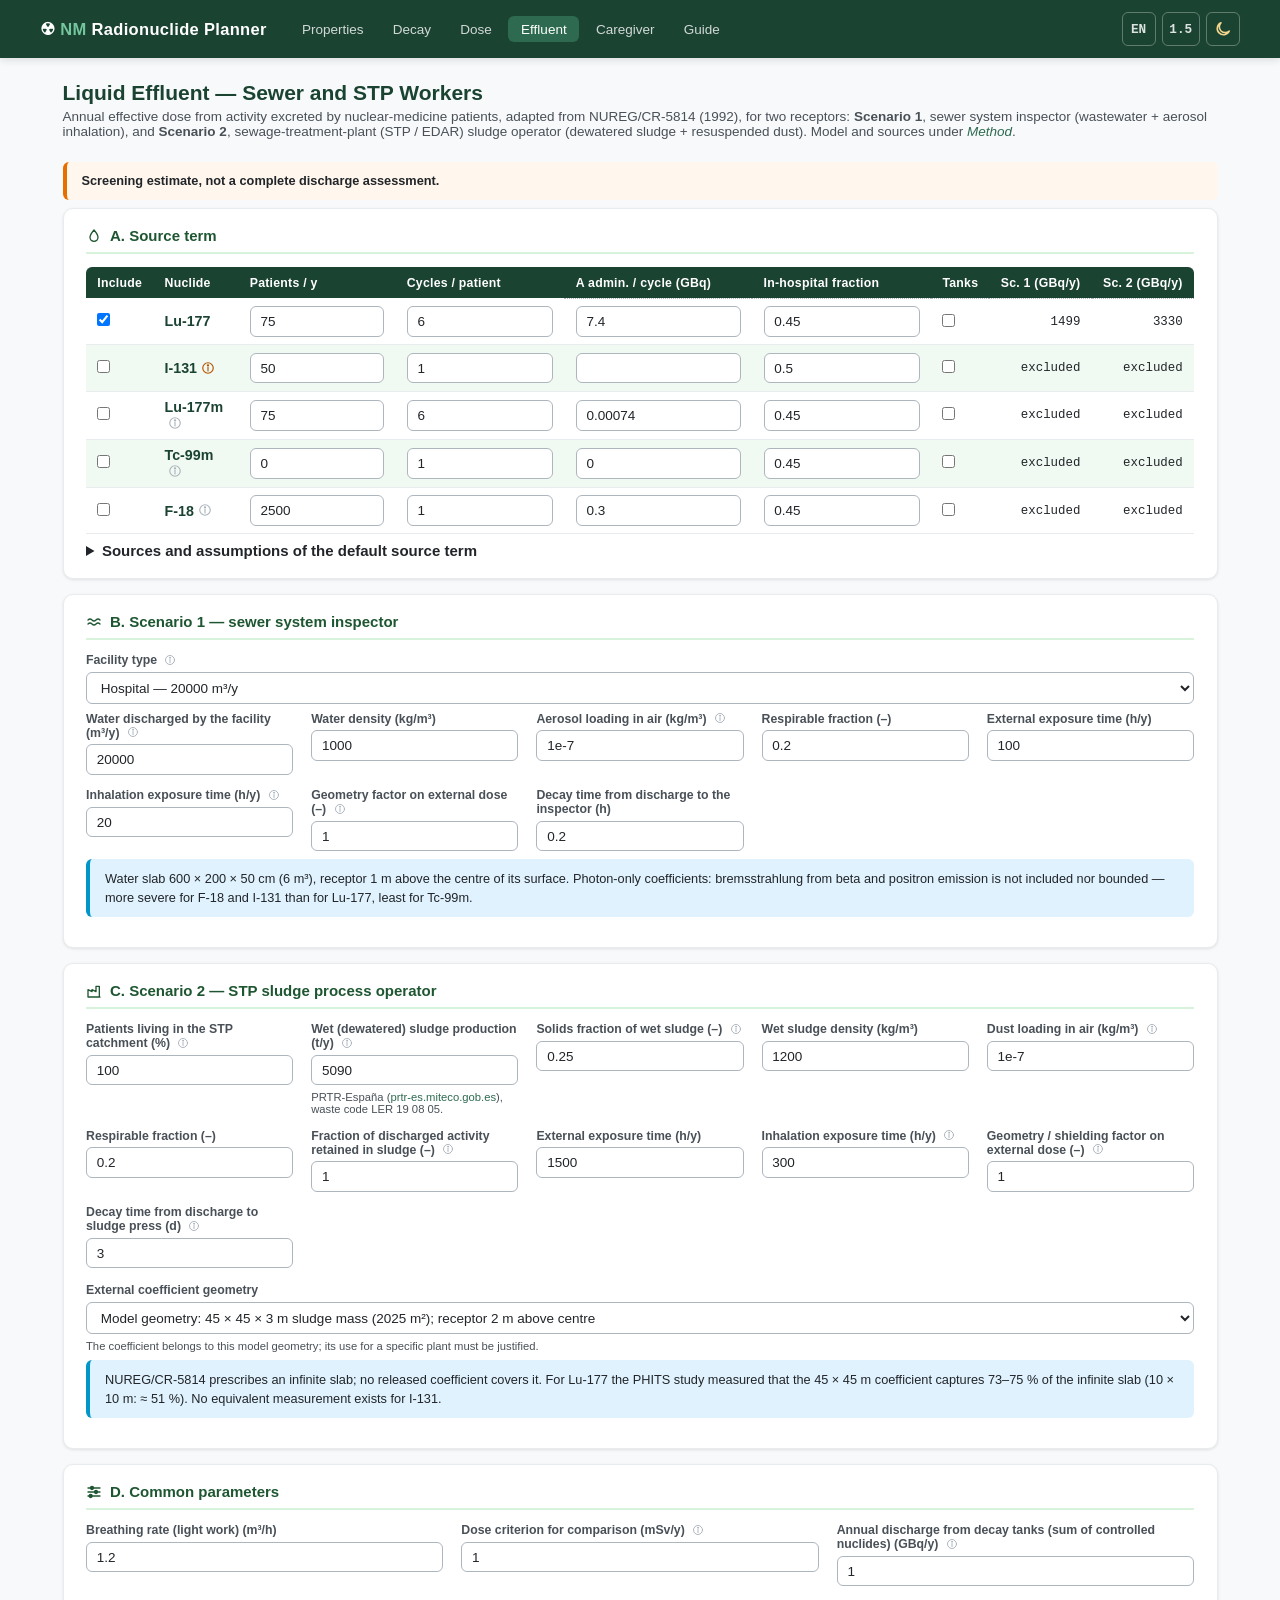
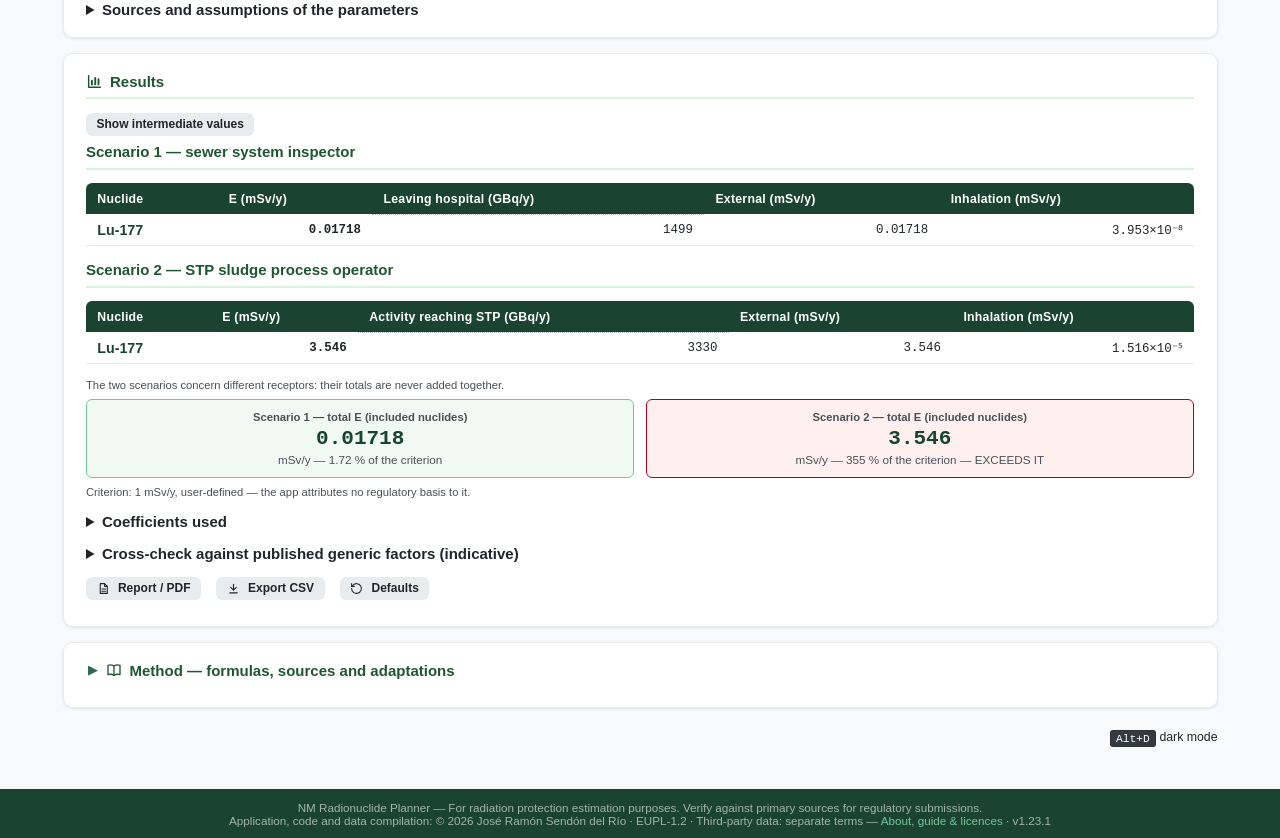
<file: effluent.html>
<!DOCTYPE html>
<html lang="en">
<head>
  <meta charset="UTF-8">
  <meta name="viewport" content="width=device-width, initial-scale=1.0">
  <title>NM Radionuclide Planner — Effluent: Sewer and STP Workers</title>
  <link rel="icon" type="image/svg+xml" href="assets/icons/favicon.svg">
  <link rel="apple-touch-icon" href="assets/icons/icon-180.png">
  <link rel="manifest" href="manifest.json">
  <meta name="theme-color" content="#2d6a4f">
  <link rel="stylesheet" href="css/style.css">
</head>
<body>

<a class="skip-link" href="#main-content">Skip to main content</a>

<header class="site-header">
  <div class="inner">
    <div class="site-logo">&#9762; <span>NM</span> Radionuclide Planner</div>
    <nav class="site-nav" aria-label="Main navigation">
      <a href="index.html">Properties</a>
      <a href="decay.html">Decay</a>
      <a href="dose.html">Dose</a>
      <a href="effluent.html" class="active">Effluent</a>
      <a href="caregiver.html">Caregiver</a>
      <a href="about.html">Guide</a>
    </nav>
    <div class="header-tools">
      <button id="langToggle" type="button" class="btn-icon btn-decimal" aria-label="Language: Spanish" aria-pressed="false" title="Language of the screens: English or Spanish (calculations and CSV files do not change)">EN</button>
      <button id="decimalToggle" type="button" class="btn-icon btn-decimal" aria-label="Decimal comma" aria-pressed="false" title="Decimal separator of the displayed numbers: point or comma (input accepts both)">1.5</button>
      <button id="darkToggle" type="button" class="btn-icon" aria-label="Toggle dark mode" aria-pressed="false" title="Toggle dark mode">
        <span id="darkIcon" class="ico ico-moon" aria-hidden="true"></span>
      </button>
    </div>
  </div>
</header>

<main class="page-body" id="main-content">
  <h1 class="page-title">Liquid Effluent — Sewer and STP Workers</h1>
  <div class="page-subtitle">
    Annual effective dose from activity excreted by nuclear-medicine patients, adapted from NUREG/CR-5814 (1992), for two receptors:
    <strong>Scenario 1</strong>, sewer system inspector (wastewater + aerosol inhalation), and
    <strong>Scenario 2</strong>, sewage-treatment-plant (STP / EDAR) sludge operator (dewatered sludge + resuspended dust). Model and sources under <a href="#methodDetails" data-open-details="methodDetails"><em>Method</em></a>.
  </div>

  <div class="alert alert-warning mb-1">
    <strong>Screening estimate, not a complete discharge assessment.</strong>
  </div>

  <!-- A. Source term -->
  <div class="card">
    <h2 class="card-title"><span class="ico ico-drop" aria-hidden="true"></span> A. Source term</h2>
    <div class="overflow-x-auto">
      <table class="data-table" id="sourceTable">
        <thead>
          <tr>
            <th>Include</th>
            <th>Nuclide</th>
            <th>Patients / y</th>
            <th>Cycles / patient</th>
            <th class="has-tooltip" tabindex="0" aria-label="Administered activity per cycle" data-tooltip="Administered activity per cycle">A admin. / cycle (GBq)</th>
            <th class="has-tooltip" tabindex="0" aria-label="Fraction of the administered activity excreted in hospital" data-tooltip="Fraction of the administered activity excreted in hospital">In-hospital fraction</th>
            <th class="has-tooltip" tabindex="0" aria-label="Controlled in hospital decay tanks" data-tooltip="Controlled in hospital decay tanks">Tanks</th>
            <th class="has-tooltip text-right" tabindex="0" aria-label="Activity leaving the hospital — Scenario 1" data-tooltip="Activity leaving the hospital — Scenario 1">Sc. 1 (GBq/y)</th>
            <th class="has-tooltip text-right" tabindex="0" aria-label="Activity reaching the STP — Scenario 2" data-tooltip="Activity reaching the STP — Scenario 2">Sc. 2 (GBq/y)</th>
          </tr>
        </thead>
        <tbody id="sourceBody"></tbody>
      </table>
    </div>
    <div class="form-hint mt-1" id="tankStatus"></div>
    <details class="mt-1">
      <summary><strong>Sources and assumptions of the default source term</strong></summary>
      <p class="text-sm mt-1" id="sourceModel"></p>
      <ul class="text-sm mt-1" id="sourceNotes"></ul>
    </details>
  </div>

  <!-- B. Scenario 1 -->
  <div class="card mt-2">
    <h2 class="card-title"><span class="ico ico-pipe" aria-hidden="true"></span> B. Scenario 1 — sewer system inspector</h2>
    <div class="form-grid">
      <div class="form-group">
        <label class="form-label" for="facility">Facility type <span class="hint-tip" tabindex="0" role="img" aria-label="Generic annual water volumes; use the licensee's figure when available." data-tooltip="Generic annual water volumes; use the licensee's figure when available."><span class="ico ico-info" aria-hidden="true"></span></span></label>
        <select class="form-select" id="facility" title="Facility type"></select>
      </div>
    </div>
    <div class="form-grid mt-1" id="s1Grid"></div>
    <div class="alert alert-info mt-1" id="s1Warning"></div>
  </div>

  <!-- C. Scenario 2 -->
  <div class="card mt-2">
    <h2 class="card-title"><span class="ico ico-factory" aria-hidden="true"></span> C. Scenario 2 — STP sludge process operator</h2>
    <div class="form-grid" id="s2Grid"></div>
    <div class="form-grid mt-2">
      <div class="form-group">
        <label class="form-label" for="geometry">External coefficient geometry</label>
        <select class="form-select" id="geometry" title="Sludge mass lateral extent"></select>
        <div class="form-hint" id="geometryHint"></div>
      </div>
    </div>
    <div class="alert alert-info mt-1" id="slabWarning"></div>
  </div>

  <!-- D. Common -->
  <div class="card mt-2">
    <h2 class="card-title"><span class="ico ico-sliders" aria-hidden="true"></span> D. Common parameters</h2>
    <div class="form-grid" id="commonGrid"></div>
    <details class="mt-2">
      <summary><strong>Sources and assumptions of the parameters</strong></summary>
      <ul class="text-sm ref-list mt-1" id="paramSources"></ul>
    </details>
  </div>

  <!-- Results -->
  <div class="card mt-2">
    <h2 class="card-title"><span class="ico ico-chart" aria-hidden="true"></span> Results</h2>
    <div id="calcError" class="alert alert-danger hidden" role="alert"></div>
    <div id="resultBlock">
      <div class="d-flex gap-2 mb-1" data-no-print>
        <button class="btn btn-secondary btn-sm" id="btnIntermediate" type="button" aria-pressed="false" aria-controls="s1Table s2Table">Show intermediate values</button>
      </div>

      <h3 class="card-title">Scenario 1 — sewer system inspector</h3>
      <div class="overflow-x-auto">
        <table class="data-table" id="s1Table">
          <thead>
            <tr>
              <th>Nuclide</th>
              <th class="text-right">E (mSv/y)</th>
              <th class="text-right col-int">DF (transit decay)</th>
              <th class="text-right col-int">C wastewater (Bq/m³ per GBq)</th>
              <th class="text-right col-int">C air (Bq/m³ per GBq)</th>
              <th class="has-tooltip text-right col-int" tabindex="0" aria-label="Dose per unit activity discharged in one year, under the parameters entered" data-tooltip="Dose per unit activity discharged in one year, under the parameters entered">FD (µSv/GBq)</th>
              <th class="has-tooltip text-right" tabindex="0" aria-label="Activity leaving the hospital in one year" data-tooltip="Activity leaving the hospital in one year">Leaving hospital (GBq/y)</th>
              <th class="text-right">External (mSv/y)</th>
              <th class="text-right">Inhalation (mSv/y)</th>
            </tr>
          </thead>
          <tbody id="s1Body"></tbody>
        </table>
      </div>

      <h3 class="card-title mt-2">Scenario 2 — STP sludge process operator</h3>
      <div class="overflow-x-auto">
        <table class="data-table" id="s2Table">
          <thead>
            <tr>
              <th>Nuclide</th>
              <th class="text-right">E (mSv/y)</th>
              <th class="text-right col-int">DF (transit decay)</th>
              <th class="text-right col-int">C dry sludge (Bq/kg per GBq)</th>
              <th class="text-right col-int">C wet sludge (Bq/m³ per GBq)</th>
              <th class="has-tooltip text-right col-int" tabindex="0" aria-label="Dose per unit activity reaching the plant in one year, under the parameters entered" data-tooltip="Dose per unit activity reaching the plant in one year, under the parameters entered">FD (µSv/GBq)</th>
              <th class="has-tooltip text-right" tabindex="0" aria-label="Hospital discharge plus the activity excreted at home in the catchment" data-tooltip="Hospital discharge plus the activity excreted at home in the catchment">Activity reaching STP (GBq/y)</th>
              <th class="text-right">External (mSv/y)</th>
              <th class="text-right">Inhalation (mSv/y)</th>
            </tr>
          </thead>
          <tbody id="s2Body"></tbody>
        </table>
      </div>

      <p class="form-hint mt-2">The two scenarios concern different receptors: their totals are never added together.</p>
      <div class="result-grid mt-1">
        <div class="result-box" id="s1Box">
          <div class="result-label">Scenario 1 — total E (included nuclides)</div>
          <div class="result-value" id="s1Total">—</div>
          <div class="result-unit" id="s1Pct">mSv/y</div>
        </div>
        <div class="result-box" id="s2Box">
          <div class="result-label">Scenario 2 — total E (included nuclides)</div>
          <div class="result-value" id="s2Total">—</div>
          <div class="result-unit" id="s2Pct">mSv/y</div>
        </div>
      </div>
      <div class="form-hint mt-1" id="criterionNote"></div>

      <details class="mt-2" id="coeffDetails">
        <summary><strong>Coefficients used</strong></summary>
        <div class="overflow-x-auto mt-1">
          <table class="data-table">
            <thead>
              <tr>
                <th>Nuclide</th>
                <th class="text-right">T½ (d)</th>
                <th class="text-right">k Sc. 1 ((nSv/h)/(Bq/m³))</th>
                <th class="text-right">k Sc. 2 ((nSv/h)/(Bq/m³))</th>
                <th>Relative Monte Carlo standard uncertainty (coverage factor 1) / envelope</th>
                <th class="text-right">e(inh) (Sv/Bq)</th>
                <th class="has-tooltip" tabindex="0" aria-label="Lung absorption type — F: fast; M: moderate absorption" data-tooltip="Lung absorption type — F: fast; M: moderate absorption">Type (F/M)</th>
              </tr>
            </thead>
            <tbody id="coeffBody"></tbody>
          </table>
        </div>
        <ul class="ref-list text-sm mt-1" id="coeffSources"></ul>
      </details>

      <details class="mt-2" id="crossCheckDetails">
        <summary><strong>Cross-check against published generic factors (indicative)</strong></summary>
        <div id="crossCheckBody" class="mt-1"></div>
      </details>

      <div class="d-flex gap-2 mt-2 mb-1" data-no-print>
        <button class="btn btn-secondary btn-sm" id="btnPrint" type="button" title="Generate a printable calculation report with traceability (sources, method, disclaimer)"><span class="ico ico-file" aria-hidden="true"></span> Report / PDF</button>
        <button class="btn btn-secondary btn-sm" id="btnCsv" type="button" title="Export results as CSV"><span class="ico ico-download" aria-hidden="true"></span> Export CSV</button>
        <button class="btn btn-secondary btn-sm" id="btnReset" type="button" title="Restore the default values"><span class="ico ico-reset" aria-hidden="true"></span> Defaults</button>
      </div>
    </div>
  </div>

  <div class="card mt-2">
    <details id="methodDetails">
    <summary class="card-title"><span class="ico ico-book" aria-hidden="true"></span> Method — formulas, sources and adaptations</summary>
    <div class="text-sm">
      <p>For each nuclide, with A the activity reaching the sewer in one year and DF = exp(−λ·t<sub>transit</sub>):</p>
      <p><strong>Scenario 1</strong> (NUREG/CR-5814 §5.2.1, transit ≈ 0.2 h, dilution in the facility's annual water volume V):</p>
      <ul>
        <li>C<sub>water</sub> [Bq/m³] = A · DF / V; C<sub>air</sub> [Bq/m³] = (C<sub>water</sub> / ρ<sub>water</sub>) · aerosol loading · f<sub>resp</sub></li>
        <li>E<sub>ext</sub> = C<sub>water</sub> · k<sub>1</sub> · t<sub>ext</sub> · g; E<sub>inh</sub> = C<sub>air</sub> · BR · t<sub>inh</sub> · e(inh)</li>
      </ul>
      <p><strong>Scenario 2</strong> (NUREG/CR-5814 §5.2.2, transit ≈ 3 d, the year's discharge retained in the year's sludge):</p>
      <ul>
        <li>C<sub>dry</sub> [Bq/kg] = A · f<sub>sludge</sub> · DF / (M<sub>wet</sub> · f<sub>solids</sub>); C<sub>wet</sub> [Bq/m³] = A · f<sub>sludge</sub> · DF · ρ<sub>wet</sub> / M<sub>wet</sub></li>
        <li>C<sub>air</sub> [Bq/m³] = C<sub>dry</sub> · dust loading · f<sub>resp</sub></li>
        <li>E<sub>ext</sub> = C<sub>wet</sub> · k<sub>2</sub> · t<sub>ext</sub> · f<sub>geom</sub>; E<sub>inh</sub> = C<sub>air</sub> · BR · t<sub>inh</sub> · e(inh)</li>
      </ul>
      <p>No decay during the exposure year is applied. The concentration is the annual discharge divided by the annual
      water volume (Scenario 1) or by the annual sludge production (Scenario 2), with transit decay only; this is a
      screening assumption — a continuous discharge does not by itself demonstrate mixing or steady state.
      f<sub>sludge</sub> is the retained fraction as entered (default: 100%).
      k<sub>1</sub> and k<sub>2</sub> are effective-dose-rate coefficients (ICRP Publication 116 (2010), ROT)
      calculated with PHITS by José Ramón Sendón del Río for the geometry of each scenario — they are <strong>not</strong> point-source Γ
      constants and only apply to that geometry.</p>
      <p>Doses are summed per nuclide within each scenario; the two scenarios concern different receptors and are never added together. Not a complete discharge assessment: the IS-28 Annex II II.A.4 sewer conditions (per-nuclide concentration level, sum of fractions, annual activity limits) and mixture clearance are evaluated separately.</p>
      <p><span id="adaptationNote"></span> Inhalation coefficients are those for adult members of
      the public (RD 783/2001 Annex III table b), kept by the CSN Resolution of 3 April 2024; transcription: ICRP Publication 119 (2012),
      Table G.1), lung absorption type F (fast) or M (moderate). They apply to an inhaled particulate aerosol of AMAD 1 µm (ICRP 119), not to gases or vapours (e.g. elemental iodine vapour). Half-lives are taken from the
      app database (Lu-177m, not a curated entry, from ICRP 107).</p>
      <p id="s1GeomNote"></p>
    </div>
    </details>
  </div>

</main>

<footer class="site-footer">
  NM Radionuclide Planner &mdash; For radiation protection estimation purposes.
  Verify against primary sources for regulatory submissions.
  <br>Application, code and data compilation: &copy; 2026 José Ramón Sendón del Río &middot; EUPL-1.2 &middot; Third-party data: separate terms &mdash;
  <a href="about.html">About, guide &amp; licences</a> <span class="app-version" translate="no"></span>
</footer>

<script src="data/nuclides-data.js"></script>
<script src="data/effluent-scenarios-data.js"></script>
<script src="js/data.js"></script>
<script src="js/physics.js"></script>
<script src="js/nuclide-id.js"></script>
<script src="js/db.js"></script>
<script src="js/i18n-es.js"></script>
<script src="js/i18n.js"></script>
<script src="js/ui.js"></script>
<script src="js/utils.js"></script>
<script src="js/report.js"></script>
<script src="js/effluent.js"></script>
<script>
(async () => {
  UI.initDarkMode();
  UI.initVersion();
  UI.initDecimal();
  UI.initLanguage();
  UI.initPrint();
  UI.initKeyboard();

  let data;
  try {
    await DB.load();
    data = await EFFLUENT.load();
  } catch (err) {
    console.error('Failed to initialize effluent calculator:', err);
    UI.showFatalError(`Error loading data: ${err.message}`);
    return;
  }

  const PG = data.parameters;          // { common, s1, s2 }
  // Version of the PHITS report behind a coefficient: first 12 characters of its SHA-256 (report and CSV only)
  const shaOf = rf => (rf && rf.sha256 ? rf.sha256.slice(0, 12) : '');
  // Scenario 1 limitation on screen; the full note (with the CSDA argument) is in Method and in the report
  const S1_SHORT = 'Photon-only coefficients: bremsstrahlung from beta and positron emission is not included nor bounded — more severe for F-18 and I-131 than for Lu-177, least for Tc-99m.';
  const esc = UTILS.escapeHtml;
  const SCEN = ['common', 's1', 's2'];
  const GRID = { common: 'commonGrid', s1: 's1Grid', s2: 's2Grid' };

  let nuclides;
  try {
    nuclides = data.nuclides.map(nd => ({ nd, T: EFFLUENT.halfLifeOf(nd, DB.getById(nd.id)) }));
  } catch (err) {
    UI.showFatalError(err.message);
    return;
  }

  // ---- Build inputs from the data file ----
  // Hints that only repeat the label are not shown on screen; the source of every
  // parameter stays under «Sources and assumptions» and in the report (screen-text review 2026-10-30)
  const HIDDEN_HINTS = new Set(['common.breathing_rate_m3_h', 's1.water_density_kg_m3', 's1.respirable_fraction', 's1.t_external_h_y', 's1.transit_h',
    's2.wet_density_kg_m3', 's2.respirable_fraction', 's2.t_external_h_y']);
  const SCREEN_HINTS = {
    'common.dose_criterion_mSv_y': 'A value of 0 means no comparison.',
    's2.wet_sludge_t_per_y': () => `PRTR-España (<a href="https://prtr-es.miteco.gob.es/" target="_blank" rel="noopener">prtr-es.miteco.gob.es</a>), waste code LER 19 08 05.`,
  };
  // Explanations go in an ⓘ next to the label; only a link stays visible under the field
  const tipHtml = (s, key, p) => {
    const k = `${s}.${key}`;
    if (HIDDEN_HINTS.has(k)) return '';
    const h = SCREEN_HINTS[k];
    return UI.hintTip(typeof h === 'string' ? h : (p.hint || p.source));
  };
  const linkHtml = (s, key) => (typeof SCREEN_HINTS[`${s}.${key}`] === 'function' ? `<div class="form-hint">${SCREEN_HINTS[`${s}.${key}`]()}</div>` : '');
  for (const s of SCEN) {
    document.getElementById(GRID[s]).innerHTML = Object.entries(PG[s]).map(([key, p]) => {
      // Values entered in scientific notation (1e-7) need a keyboard with "e"
      const mode = p.value !== 0 && Math.abs(p.value) < 1e-3 ? 'text' : 'decimal';
      return `<div class="form-group">
        <label class="form-label" for="${s}_${key}">${esc(p.label)} (${esc(p.unit)}) ${tipHtml(s, key, p)}</label>
        <input type="text" inputmode="${mode}" autocomplete="off" spellcheck="false" class="form-input num-input" id="${s}_${key}" value="${UTILS.inputValue(p.value)}" title="${UTILS.safeAttr(p.label)}">
        ${linkHtml(s, key)}
      </div>`;
    }).join('');
  }
  // Provenance (sources, report sections) is kept for traceability, apart
  // from the entry instructions (copy audit 2026-10-03, T30).
  const SCEN_NAME = { common: 'Common', s1: 'Scenario 1', s2: 'Scenario 2' };
  document.getElementById('paramSources').innerHTML = SCEN.map(s => Object.values(PG[s]).map(p =>
    `<li><strong>${esc(SCEN_NAME[s])} — ${esc(p.label)}</strong> (default ${esc(String(p.value))} ${esc(p.unit)}): ${esc(p.source)}</li>`).join('')).join('') +
    `<li><strong>Facility presets</strong>: ${esc(data.facility_presets.source)}</li>` +
    ['L10', 'L45'].map(g => `<li><strong>${esc(data.geometries[g].label)}</strong>: ${esc(data.geometries[g].note)}</li>`).join('');
  const GEO_RULE = 'The coefficient belongs to this model geometry; its use for a specific plant must be justified.';
  document.getElementById('adaptationNote').textContent = data.meta.adaptation_note;

  // Facility presets fill the water volume; any manual edit switches to Custom.
  const facSel = document.getElementById('facility');
  const presets = data.facility_presets;
  const presetKeys = Object.keys(presets).filter(k => presets[k] && presets[k].water_volume_m3_y);
  facSel.innerHTML = presetKeys.map(k => `<option value="${k}">${esc(presets[k].label)} — ${presets[k].water_volume_m3_y} m³/y</option>`).join('') +
    '<option value="custom">Custom (licensee data)</option>';
  const volInput = document.getElementById('s1_water_volume_m3_y');
  const syncFacility = () => {
    const match = presetKeys.find(k => presets[k].water_volume_m3_y === UTILS.parseNumber(volInput.value));
    facSel.value = match || 'custom';
  };
  syncFacility();
  facSel.addEventListener('change', () => {
    if (facSel.value !== 'custom') volInput.value = UTILS.inputValue(presets[facSel.value].water_volume_m3_y);
    render();
  });
  volInput.addEventListener('input', syncFacility);
  document.getElementById('s1Warning').textContent = `${data.scenario1_geometry.label}. ${S1_SHORT}`;
  document.getElementById('s1GeomNote').textContent = `${data.scenario1_geometry.label}. ${data.scenario1_geometry.note}`;

  // What the activity field holds, per nuclide, in an ⓘ (in amber when the default is not an administered activity, I-131)
  const nuclideTip = st => UI.hintTip(st.activity_label).replace('class="hint-tip"', `class="hint-tip in-cell${st.activity_warning ? ' warn' : ''}"`);
  document.getElementById('sourceBody').innerHTML = nuclides.map(({ nd }, i) => {
    const st = nd.source_term;
    const cell = (field, val, extra = '') =>
      `<input type="text" inputmode="decimal" autocomplete="off" spellcheck="false" class="form-input num-input" id="st_${i}_${field}" value="${UTILS.inputValue(val)}" ${extra}
        aria-label="${UTILS.safeAttr(nd.id + ' ' + field.replace(/_/g, ' '))}" title="${UTILS.safeAttr(nd.id)}">`;
    return `<tr>
      <td><input type="checkbox" id="st_${i}_include" ${nd.include_default ? 'checked' : ''} aria-label="Include ${UTILS.safeAttr(nd.id)}"></td>
      <td class="sym">${esc(nd.id)}${st.activity_label === 'Administered activity per cycle' ? '' : nuclideTip(st)}</td>
      <td>${cell('patients_per_y', st.patients_per_y)}</td>
      <td>${cell('cycles_per_patient', st.cycles_per_patient, st.cycles_locked ? 'disabled' : '')}</td>
      <td>${cell('activity_per_cycle_GBq', st.activity_per_cycle_GBq)}</td>
      <td>${cell('fraction_in_hospital', st.fraction_in_hospital)}</td>
      <td><input type="checkbox" id="st_${i}_controlled" ${st.controlled_default ? 'checked' : ''} aria-label="${UTILS.safeAttr(nd.id)} controlled in decay tanks"></td>
      <td class="num" id="st_${i}_A1">—</td>
      <td class="num" id="st_${i}_A2">—</td>
    </tr>`;
  }).join('');
  document.getElementById('sourceModel').textContent = data.meta.source_term_model;
  // Warnings first (I-131 default, F-18 without a Scenario 2 coefficient), then the source of each default
  document.getElementById('sourceNotes').innerHTML =
    nuclides.filter(({ nd }) => nd.source_term.activity_warning || nd.s2_note).map(({ nd }) =>
      `<li><strong>${esc(nd.id)}</strong>: ${nd.source_term.activity_warning ? `<span style="color:var(--warning-text);">&#9888; ${esc(nd.source_term.activity_warning)}</span>` : esc(nd.s2_note)}</li>`).join('') +
    nuclides.map(({ nd }) => `<li><strong>${esc(nd.id)}</strong>: ${esc(nd.source_term.source)}</li>`).join('');

  const geoSel = document.getElementById('geometry');
  geoSel.innerHTML = ['L10', 'L45'].map(g =>
    `<option value="${g}" ${g === data.geometries.default ? 'selected' : ''}>${esc(data.geometries[g].label)}</option>`).join('');
  document.getElementById('slabWarning').textContent = data.geometries.infinite_slab_warning;

  // A decimal point or comma (UTILS.parseNumber); empty or not a number → error
  function readNumber(el) {
    const v = UTILS.parseNumber(el.value);
    if (!Number.isFinite(v)) throw Object.assign(new RangeError(`"${el.title || el.id}" must be a number`), { field: el.id });
    return v;
  }
  // Administered activity: may be left empty for a nuclide that is not included
  // (I-131 has no default since v1.22.0); required once the nuclide is included
  function readActivity(el, included, id) {
    if (el.value.trim() === '') {
      if (!included) return null;
      throw Object.assign(new RangeError(`${id}: enter the administered activity per treatment (no default value)`), { field: el.id });
    }
    return readNumber(el);
  }

  // Every parameter is checked against the range of the data file (min, max,
  // > 0) with its visible name and unit: an out-of-range value used to reach the
  // physics checks and show internal names in seconds (text audit 2026-11-01)
  const outOfRange = (p, v) => v < (p.min ?? 0) || (p.max !== undefined && v > p.max) || (p.positive && !(v > 0));
  const rangeText = p => {
    const unit = p.unit && p.unit !== '–' ? ` ${p.unit}` : '';
    const low = p.positive ? 'greater than 0' : null;
    if (p.max !== undefined) return low ? `${low} and at most ${UTILS.num(p.max)}${unit}` : `between ${UTILS.num(p.min ?? 0)} and ${UTILS.num(p.max)}${unit}`;
    return low || `of at least ${UTILS.num(p.min ?? 0)}${unit}`;
  };
  const sourceErr = (id, field, msg) => Object.assign(new RangeError(`${id}: ${msg}.`), { field });

  function readInputs() {
    const geometry = geoSel.value;
    const input = { geometry };
    for (const s of SCEN) {
      input[s] = {};
      for (const key of Object.keys(PG[s])) {
        const p = PG[s][key];
        input[s][key] = readNumber(document.getElementById(`${s}_${key}`));
        if (outOfRange(p, input[s][key])) {
          throw Object.assign(new RangeError(`${SCEN_NAME[s]} — ${p.label}: enter a value ${rangeText(p)}.`), { field: `${s}_${key}` });
        }
      }
    }
    input.nuclides = nuclides.map(({ nd, T }, i) => {
      const el = f => document.getElementById(`st_${i}_${f}`);
      const n = {
        id: nd.id,
        include: el('include').checked,
        controlled: el('controlled').checked,
        half_life_s: T,
        patients_per_y: readNumber(el('patients_per_y')),
        cycles_per_patient: nd.source_term.cycles_locked ? 1 : readNumber(el('cycles_per_patient')),
        activity_per_cycle_GBq: readActivity(el('activity_per_cycle_GBq'), el('include').checked, nd.id),
        fraction_in_hospital: readNumber(el('fraction_in_hospital')),
        k1_nSv_h_per_Bq_m3: nd.k_ext.s1.value,
        k2_nSv_h_per_Bq_m3: nd.k_ext.s2 ? nd.k_ext.s2[geometry].value : null,
        e_inh_Sv_per_Bq: nd.e_inh.value,
      };
      const id = `st_${i}_`;
      if (n.patients_per_y < 0) throw sourceErr(nd.id, id + 'patients_per_y', 'patients per year cannot be negative');
      if (n.cycles_per_patient < 0) throw sourceErr(nd.id, id + 'cycles_per_patient', 'cycles per patient cannot be negative');
      if (n.activity_per_cycle_GBq !== null && n.activity_per_cycle_GBq < 0) throw sourceErr(nd.id, id + 'activity_per_cycle_GBq', 'the activity cannot be negative');
      if (!(n.fraction_in_hospital >= 0 && n.fraction_in_hospital <= 1)) throw sourceErr(nd.id, id + 'fraction_in_hospital', 'the fraction excreted in hospital must be between 0 and 1');
      return n;
    });
    return input;
  }

  // 4 significant figures; exponent notation outside [1e-3, 1e5) so small
  // inhalation terms do not render as long strings of zeros.
  // DF in fixed notation while it is readable; scientific when small, so that a
  // tiny non-zero factor (F-18 after 3 d) is never printed as 0.0000 (T29)
  // Display values follow the user's decimal separator (UTILS.dec/num); the
  // CSV builder runs inside UTILS.withPoint, so the same helpers give a point there.
  const fmtDF = v => UTILS.dec(v >= 0.001 ? v.toFixed(4) : v.toExponential(2));
  const sci = v => {
    if (!Number.isFinite(v)) return '—';
    if (v === 0) return '0';
    const a = Math.abs(v);
    // 4 significant figures, ×10ⁿ like the rest of the app, no padding zeros
    // ("20.00" GBq/y, "4.996e+4" — audit 2026-10-14 v1.11, R-06)
    return (a < 1e-3 || a >= 1e5) ? UTILS.toSci(Number(v.toPrecision(4)), 3) : UTILS.num(Number(v.toPrecision(4)));
  };
  const pct = f => Number.isFinite(f) ? UTILS.fmtRatio(f * 100, 100) : '—';
  let last = null;
  // Error message in the page box and the offending field marked (presentation review 2026-10-15)
  const inputErr = UI.inputErrors('calcError');

  function render() {
    // Fields written by the page (Defaults, facility preset) fire no input
    // event: refresh the "Read as …" notes here (decimal review 2026-10-15, D-01)
    UI.refreshNumberHints();
    let input, out;
    try {
      input = readInputs();
      out = EFFLUENT.evaluate(input);
      // Finite inputs can still overflow in the products (audit 2026-10-04, A07)
      if (![out.s1.total_mSv_y, out.s2.total_mSv_y].every(Number.isFinite)) {
        throw new RangeError('The entered values are outside the representable range');
      }
    } catch (err) {
      inputErr.show(err.message, err.field);
      document.getElementById('resultBlock').classList.add('hidden');
      last = null;
      return;
    }
    inputErr.clear();
    document.getElementById('resultBlock').classList.remove('hidden');
    last = { input, out };

    // F8 — the size comparison of each geometry is provenance (Sources and assumptions); the hint keeps the rule
    const geo = input.geometry;
    const geoNote = data.geometries[geo].note;
    document.getElementById('geometryHint').textContent = geoNote.endsWith(GEO_RULE) ? GEO_RULE : geoNote;

    nuclides.forEach(({ nd }, i) => {
      const r1 = out.s1.rows.find(r => r.id === nd.id);
      const r2 = out.s2.rows.find(r => r.id === nd.id);
      document.getElementById(`st_${i}_A1`).textContent = r1 ? sci(r1.A_GBq_y) : 'excluded';
      document.getElementById(`st_${i}_A2`).textContent = r2 ? sci(r2.A_GBq_y) : 'excluded';
    });
    const src = out.source;
    document.getElementById('tankStatus').textContent = src.sumControlled_GBq_y > 0
      ? (src.tankFactor < 1
          ? `Decay tanks: ${sci(src.sumControlled_GBq_y)} GBq/y excreted into the tanks by the controlled nuclides; ` +
            `${UTILS.num(src.tankLimit_GBq_y)} GBq/y discharged, shared in proportion (factor ${sci(src.tankFactor)}).`
          : `Decay tanks: ${sci(src.sumControlled_GBq_y)} GBq/y excreted into the tanks, below the ${UTILS.num(src.tankLimit_GBq_y)} GBq/y ` +
            'discharge — all of it is assumed discharged (no decay credit).')
      : '';

    document.getElementById('s1Body').innerHTML = out.s1.rows.map(r => `<tr>
      <td class="sym">${esc(r.id)}</td>
      <td class="num"><strong>${sci(r.E_mSv_y)}</strong></td>
      <td class="num col-int">${fmtDF(r.DF)}</td>
      <td class="num col-int">${sci(r.per_GBq.C_water_Bq_m3)}</td>
      <td class="num col-int">${sci(r.per_GBq.C_air_Bq_m3)}</td>
      <td class="num col-int">${sci(r.per_GBq.FD_uSv)}</td>
      <td class="num">${sci(r.A_GBq_y)}</td>
      <td class="num">${sci(r.E_ext_mSv_y)}</td>
      <td class="num">${sci(r.E_inh_mSv_y)}</td>
    </tr>`).join('') || '<tr><td colspan="9">No nuclide included.</td></tr>';

    // Rows without a Scenario 2 external coefficient: inhalation only, external
    // "n/a" (not a zero dose), row and scenario flagged partial (audit H-06).
    document.getElementById('s2Body').innerHTML = out.s2.rows.map(r => `<tr>
      <td class="sym">${esc(r.id)}${r.partial ? ' <span class="text-sm" title="No external coefficient for Scenario 2">(partial)</span>' : ''}</td>
      <td class="num"><strong>${r.partial ? '≥ ' : ''}${sci(r.E_mSv_y)}</strong></td>
      <td class="num col-int">${fmtDF(r.DF)}</td>
      <td class="num col-int">${sci(r.per_GBq.C_dry_Bq_kg)}</td>
      <td class="num col-int">${sci(r.per_GBq.C_wet_Bq_m3)}</td>
      <td class="num col-int">${r.partial ? '≥ ' : ''}${sci(r.per_GBq.FD_uSv)}</td>
      <td class="num">${sci(r.A_GBq_y)}</td>
      <td class="num">${r.partial ? 'n/a — no coefficient (not zero)' : sci(r.E_ext_mSv_y)}</td>
      <td class="num">${sci(r.E_inh_mSv_y)}</td>
    </tr>`).join('') || '<tr><td colspan="9">No nuclide included.</td></tr>';

    const totalText = res => (res.complete ? '' : '≥ ') + sci(res.total_mSv_y);
    const pctText = res => out.comparison === 'none'
      ? 'mSv/y — no comparison (criterion 0)'
      : `mSv/y — ${res.complete ? '' : 'at least '}${pct(res.fraction_of_criterion)} % of the criterion${res.fraction_of_criterion > 1 ? ' — EXCEEDS IT' : ''}`;
    // R-02 (audit 2026-10-14 v1.11): a total above the criterion was shown in the
    // same neutral box as one at 2 % of it. Same thresholds as Dose (> 100 %
    // danger, > 50 % warning); no box state when there is no comparison.
    const boxClass = res => (out.comparison === 'none' || !Number.isFinite(res.fraction_of_criterion)) ? 'result-box'
      : res.fraction_of_criterion > 1 ? 'result-box danger'
      : res.fraction_of_criterion > 0.5 ? 'result-box warning' : 'result-box';
    document.getElementById('s1Box').className = boxClass(out.s1);
    document.getElementById('s2Box').className = boxClass(out.s2);
    document.getElementById('s1Total').textContent = totalText(out.s1);
    document.getElementById('s2Total').textContent = totalText(out.s2);
    document.getElementById('s1Pct').textContent = pctText(out.s1);
    document.getElementById('s2Pct').textContent = pctText(out.s2) +
      (out.s2.complete ? '' : ` — PARTIAL SUM, missing: ${out.s2.missing.join(', ')}`);
    document.getElementById('criterionNote').textContent = out.comparison === 'none'
      ? 'No positive criterion entered: totals are not compared.'
      : `Criterion: ${UTILS.num(out.criterion_mSv_y)} mSv/y, user-defined — the app attributes no regulatory basis to it.`;

    document.getElementById('coeffBody').innerHTML = nuclides.map(({ nd, T }) => {
      const k1 = nd.k_ext.s1, k2 = nd.k_ext.s2 ? nd.k_ext.s2[geo] : null;
      const env = k2 && k2.envelope_pos !== null ? `; Sc. 2 one-sided model envelope [0, +${UTILS.dec((k2.envelope_pos * 100).toFixed(2))} %]` : '';
      return `<tr>
        <td class="sym">${esc(nd.id)}</td>
        <td class="num">${UTILS.dec((T / 86400).toFixed(3))}</td>
        <td class="num">${UTILS.dec(k1.value.toExponential(4))}</td>
        <td class="num">${k2 ? UTILS.dec(k2.value.toExponential(4)) : '—'}</td>
        <td class="text-sm">Sc. 1: ${UTILS.dec((k1.u_rel * 100).toFixed(2))} %${k2 ? `; Sc. 2 (${esc(geo)}): ${UTILS.dec((k2.u_rel * 100).toFixed(2))} %` : '; Sc. 2: no coefficient'}${esc(env)}${k2 ? '<br>' + esc(k2.report_id) : ''}</td>
        <td class="num">${UTILS.dec(nd.e_inh.value.toExponential(1))}</td>
        <td>${esc(nd.e_inh.type)}</td>
      </tr>`;
    }).join('');
    // Shared statements once; per nuclide only what differs (copy audit 2026-10-14).
    // Each label and data text in its own element, so the Spanish overlay matches
    // it whole (a joined string has no catalog entry)
    const CN = data.coefficient_notes;
    const part = s => `<span>${esc(s)}</span>`;
    document.getElementById('coeffSources').innerHTML =
      `<li><strong>All nuclides</strong> — ${part('k Sc. 1:')} ${part(CN.k_s1)}
        ${part('k Sc. 2:')} ${part(CN.k_s2_quantity)} ${part('e(inh):')} ${part(CN.e_inh_basis)}</li>` +
      nuclides.map(({ nd }) =>
        `<li><strong>${esc(nd.id)}</strong> — ` +
        (nd.k_ext.s2 ? `${part('k Sc. 2:')} ${part(nd.k_ext.s2.source)} ` : `${part('k Sc. 2: not calculated.')} `) +
        `${part('e(inh), absorption:')} ${part(nd.e_inh.type_note)}. ${part('Half-life:')} ` +
        `${part(nd.half_life_source || (DB.getById(nd.id) || {}).half_life_source || 'app database')}</li>`).join('');

    const ccHtml = nuclides.map(({ nd, T }) => {
      const cc = EFFLUENT.crossChecks(nd, T, input.s2);
      if (!cc) return '';
      const row = out.s2.rows.find(r => r.id === nd.id && !r.no_coefficient);
      const model = row ? row.per_GBq.FD_uSv : null;
      return `<table class="data-table"><thead><tr><th>${esc(nd.id)}</th><th class="text-right">µSv per GBq</th><th>Basis</th></tr></thead><tbody>
        <tr><td>This model (${esc(geo)})</td><td class="num">${row ? sci(model) : 'nuclide not included'}</td><td>PHITS k, ICRP 116 effective dose</td></tr>
        <tr><td>NUREG/CR-5814 Table B.7, rescaled</td><td class="num">${sci(cc.nureg_uSv_per_GBq)}</td>
            <td class="text-sm">${sci(cc.nureg_raw_uSv_per_GBq)} µSv/GBq at the NUREG reference plant, scaled by dry sludge mass, solids fraction, density, transit decay, t<sub>ext</sub>·f<sub>geom</sub> and f<sub>sludge</sub>. ${esc(nd.cross_checks.nureg_table_B7.note)}</td></tr>
        <tr><td>IAEA SRS-19 Table I–IV</td><td class="num">${sci(cc.srs19_uSv_per_GBq)} (rescaled: ${sci(cc.srs19_rescaled_uSv_per_GBq)})</td>
            <td class="text-sm">${esc(nd.cross_checks.srs19_table_I_IV.note)} Rescaled value: × 400 t / dry sludge mass of this plant. SRS-19 treats the sludge activity as a surface deposit (1 m × 1000 kg/m³) with the ground-surface coefficient, i.e. without self-absorption, which explains most of the difference.</td></tr>
      </tbody></table>`;
    }).join('');
    const cmp = nuclides.map(({ nd }) => ({ nd, c: EFFLUENT.nuregComparison(nd, geo) })).filter(x => x.c);
    const cmpHtml = cmp.length ? `<h4 class="mt-2">PHITS coefficients vs NUREG/CR-5814 Table A.21 (GENII-1990)</h4>
      <div class="overflow-x-auto"><table class="data-table"><thead><tr>
        <th>Nuclide</th><th class="text-right">Sc. 1 PHITS</th><th class="text-right">Sc. 1 NUREG</th><th class="text-right">ratio</th>
        <th class="text-right">Sc. 2 PHITS (${esc(geo)})</th><th class="text-right">Sc. 2 NUREG</th><th class="text-right">ratio</th></tr></thead><tbody>
        ${cmp.map(({ nd, c }) => `<tr><td class="sym">${esc(nd.id)}</td>
          <td class="num">${sci(c.k1_phits)}</td><td class="num">${sci(c.k1_nureg)}</td><td class="num">${UTILS.dec(c.ratio1.toFixed(2))}</td>
          <td class="num">${c.k2_phits === null ? '—' : sci(c.k2_phits)}</td><td class="num">${sci(c.k2_nureg)}</td>
          <td class="num">${c.ratio2 === null ? '—' : UTILS.dec(c.ratio2.toFixed(2))}</td></tr>`).join('')}
      </tbody></table></div>
      <p class="text-sm">(nSv/h)/(Bq/m³). ${esc(data.nureg_table_A21_note)}</p>` : '';
    document.getElementById('crossCheckBody').innerHTML = (ccHtml + cmpHtml) || '<p>No published factor available.</p>';
  }

  // Decimal separator switched in the header: redraw with the new one
  document.addEventListener('nm-decimal-change', render);

  document.querySelectorAll('input, select').forEach(el => {
    if (el.id === 'facility') return;   // handled above (fills the volume first)
    el.addEventListener('input', render);
    el.addEventListener('change', render);
  });

  // Intermediate columns (DF, concentrations, FD): hidden by default, they are in the report and the CSV
  const btnInt = document.getElementById('btnIntermediate');
  btnInt.addEventListener('click', () => {
    const on = document.getElementById('resultBlock').classList.toggle('show-intermediate');
    btnInt.setAttribute('aria-pressed', String(on));
    btnInt.textContent = on ? 'Hide intermediate values' : 'Show intermediate values';
  });
  document.getElementById('btnReset').addEventListener('click', () => {
    for (const s of SCEN) for (const key of Object.keys(PG[s])) document.getElementById(`${s}_${key}`).value = UTILS.inputValue(PG[s][key].value);
    nuclides.forEach(({ nd }, i) => {
      const st = nd.source_term;
      document.getElementById(`st_${i}_include`).checked = nd.include_default;
      document.getElementById(`st_${i}_controlled`).checked = st.controlled_default;
      for (const f of ['patients_per_y', 'cycles_per_patient', 'activity_per_cycle_GBq', 'fraction_in_hospital']) {
        document.getElementById(`st_${i}_${f}`).value = UTILS.inputValue(st[f]);
      }
    });
    geoSel.value = data.geometries.default;
    syncFacility();
    render();
  });

  const paramRows = (input, s) => Object.keys(PG[s]).map(key => [`${PG[s][key].label} (${PG[s][key].unit})`, UTILS.num(input[s][key])]);

  document.getElementById('btnPrint').addEventListener('click', () => {
    if (!last) return;   // the button is hidden with the results
    const { input, out } = last;
    const geo = input.geometry;
    const scenarioRows = (res, extra) => res.rows.map(r => r.partial
      ? [`${r.id} (PARTIAL)`, `${sci(r.A_GBq_y)} GBq/y; DF ${fmtDF(r.DF)}; external: not available (no Scenario 2 coefficient — not a zero dose); inhalation ${sci(r.per_GBq.D_inh_uSv)} µSv/GBq; E ≥ ${sci(r.E_mSv_y)} mSv/y (inhalation only)${extra(r)}`]
      : [r.id, `${sci(r.A_GBq_y)} GBq/y; DF ${fmtDF(r.DF)}; FD ${sci(r.per_GBq.FD_uSv)} µSv/GBq (external ${sci(r.per_GBq.D_ext_uSv)}, inhalation ${sci(r.per_GBq.D_inh_uSv)}); E = ${sci(r.E_mSv_y)} mSv/y${extra(r)}`])
      .concat([[res.complete ? 'Total (linear sum over included nuclides)' : 'PARTIAL SUM (pathways missing: ' + res.missing.join(', ') + ')',
        `${res.complete ? '' : '≥ '}${sci(res.total_mSv_y)} mSv/y` + (out.comparison === 'none'
          ? ' — no comparison (criterion 0)'
          : ` = ${res.complete ? '' : 'at least '}${pct(res.fraction_of_criterion)} % of the user-defined criterion of ${UTILS.num(out.criterion_mSv_y)} mSv/y`)]]);
    REPORT.print({
      title: 'Liquid Effluent — Sewer and STP Workers (NUREG/CR-5814 Scenarios 1 and 2)',
      headerRows: [
        ['Nuclides', out.s1.rows.map(r => r.id).join(', ') || 'none'],
        ['Data status', `effluent-scenarios.json v${data.meta.version} (${data.meta.date}). External coefficients from PHITS calculations by ${UTILS.APP_AUTHOR}, not from a published table.`],
      ],
      sections: [
        { heading: 'Source term', rows: input.nuclides.map(n => [n.id, n.include
          ? (() => { const t = out.source.byId[n.id];
              return `A_adm = ${UTILS.num(n.patients_per_y)} patients/y × ${UTILS.num(n.cycles_per_patient)} cycles × ${UTILS.num(n.activity_per_cycle_GBq)} GBq = ${sci(t.A_adm)} GBq/y; ` +
                `excreted in hospital ${UTILS.num(n.fraction_in_hospital)} → ${sci(t.e_hosp)} GBq/y${t.controlled ? ' into decay tanks' : ''}; ` +
                `leaves hospital ${sci(t.A_hosp)} GBq/y (Scenario 1); at home ${sci(t.A_home)} GBq/y × ${UTILS.num(input.s2.catchment_pct)} % catchment; ` +
                `to STP ${sci(t.A2)} GBq/y (Scenario 2)`; })()
          : 'excluded']) },
        { heading: 'Decay tanks', rows: [['Controlled nuclides', input.nuclides.filter(n => n.include && n.controlled).map(n => n.id).join(', ') || 'none'],
          ['Excreted into the tanks', `${sci(out.source.sumControlled_GBq_y)} GBq/y`],
          ['Annual tank discharge (shared)', `${UTILS.num(out.source.tankLimit_GBq_y)} GBq/y; sharing factor ${sci(out.source.tankFactor)}`]] },
        { heading: 'Scenario 1 parameters', rows: paramRows(input, 's1') },
        { heading: 'Scenario 2 parameters', rows: paramRows(input, 's2').concat([['External coefficient geometry', data.geometries[geo].label]]) },
        { heading: 'Common parameters', rows: paramRows(input, 'common') },
        { heading: 'Coefficients', rows: nuclides.flatMap(({ nd, T }) => [
          [`${nd.id} half-life`, `${UTILS.dec((T / 86400).toFixed(3))} d — ${nd.half_life_source || (DB.getById(nd.id) || {}).half_life_source || 'app database'}`],
          [`${nd.id} k Scenario 1`, `${UTILS.dec(nd.k_ext.s1.value.toExponential(4))} (nSv/h)/(Bq/m³), u = ${UTILS.dec((nd.k_ext.s1.u_rel * 100).toFixed(2))} % — ${nd.k_ext.s1.report_id}, SHA-256 ${shaOf(nd.k_ext.s1.report_file)}…`],
          [`${nd.id} k Scenario 2 (${geo})`, nd.k_ext.s2 ? `${UTILS.dec(nd.k_ext.s2[geo].value.toExponential(4))} (nSv/h)/(Bq/m³), u = ${UTILS.dec((nd.k_ext.s2[geo].u_rel * 100).toFixed(2))} % — ${nd.k_ext.s2[geo].report_id}, SHA-256 ${shaOf(nd.k_ext.s2.report_file)}…` : 'no coefficient'],
          [`${nd.id} e(inh)`, `${UTILS.dec(nd.e_inh.value.toExponential(1))} Sv/Bq, type ${nd.e_inh.type}`],
        ]) },
        { heading: 'Scenario 1 — sewer system inspector', rows: scenarioRows(out.s1, r => `; C wastewater ${sci(r.per_GBq.C_water_Bq_m3)} Bq/m³ per GBq`) },
        { heading: 'Scenario 2 — STP sludge process operator', rows: scenarioRows(out.s2, r => `; C wet sludge ${sci(r.per_GBq.C_wet_Bq_m3)} Bq/m³ per GBq`) },
      ],
      notes: [
        'The two scenarios concern different receptors; their totals are not added together.',
        'All administered activity is assumed to be excreted. Scenario 1 receives the activity leaving the hospital (excreted in hospital, or the share of the decay-tank discharge for controlled nuclides), diluted in the facility\'s annual water volume. Scenario 2 receives that activity plus the activity excreted at home by the patients living in the STP catchment.',
        'Scenario 2 screening model: retained fraction as entered (default: 100%) of the activity reaching the plant, in one year of sludge (IAEA SRS-19 (2001) §4.9 case b; NUREG/CR-5814 (1992) §5.1). Annual discharge / annual sludge production, with transit decay only; no decay during the exposure year.',
        'Not a complete discharge assessment: IS-28 Annex II II.A.4 conditions and mixture clearance are evaluated separately.',
        'Inhalation dose coefficients for adult members of the public: RD 783/2001 Annex III table b), kept by the CSN Resolution of 3 April 2024 (numerical transcription: ICRP Publication 119 (2012) Table G.1). Absorption type F: fast; M: moderate. They apply to an inhaled particulate aerosol of AMAD 1 µm (ICRP 119), not to gases or vapours (e.g. elemental iodine vapour).',
        data.scenario1_geometry.note,
        data.geometries.infinite_slab_warning,
        'The criterion is user-defined; the app attributes no regulatory basis to it.',
      ],
      sources: data.references,
      disclaimer: 'Generic screening estimate of the doses to a sewer system inspector and to a sewage-treatment-plant sludge operator, for radiation protection planning. ' +
        'The external coefficients apply only to the declared geometries. Results must be reviewed by a qualified radiation protection ' +
        'expert before regulatory use. Generated by NM Radionuclide Planner, an open-source reference tool provided without warranty of any kind.',
    });
  });

  // CSV always with a decimal point (machine-readable), whatever the display setting
  document.getElementById('btnCsv').addEventListener('click', () => UTILS.withPoint(() => {
    if (!last) return;   // the button is hidden with the results
    const { input, out } = last;
    // Rectangular, self-describing CSV (audit 2026-10-03, H-09): identity,
    // versions and completeness repeated on every row, as the Decay export.
    const p6 = v => (typeof v === 'number' && Number.isFinite(v) ? v.toPrecision(6) : (v ?? ''));
    const meta = DB.getMeta ? DB.getMeta() : {};
    const exportedUtc = new Date().toISOString();
    const head = ['App_version', 'App_build', 'Database_version', 'Effluent_data_version', 'Exported_UTC',
      'Scenario', 'Row_type', 'Nuclide', 'Activity_to_sewer_GBq_per_y', 'DF',
      'C_medium_per_GBq', 'C_medium_unit', 'C_air_Bq_per_m3_per_GBq',
      'D_ext_uSv_per_GBq', 'D_inh_uSv_per_GBq', 'FD_uSv_per_GBq', 'E_ext_mSv_per_y', 'E_inh_mSv_per_y', 'E_mSv_per_y',
      'External_pathway', 'k_nSv_h_per_Bq_m3', 'k_report_SHA256_12', 'e_inh_Sv_per_Bq', 'Scenario_complete', 'Missing_pathways',
      'Criterion_mSv_per_y', 'Fraction_of_criterion', 'Geometry_Sc2', 'Assumptions'];
    const assumptions = SCEN.map(sc => Object.keys(PG[sc]).map(k => `${sc}.${k}=${input[sc][k]}`).join('; ')).join('; ') + '; ' +
      input.nuclides.map(n => `${n.id}: include=${n.include}, T½=${n.half_life_s} s, ${n.patients_per_y} pat × ${n.cycles_per_patient} cyc × ${n.activity_per_cycle_GBq ?? ''} GBq, f_hosp=${n.fraction_in_hospital}, tanks=${n.controlled}`).join('; ');
    const common = [UTILS.APP_VERSION, UTILS.APP_BUILD, meta.version || '', data.meta.version, exportedUtc];
    const rows = [head];
    for (const [sc, res] of [['1', out.s1], ['2', out.s2]]) {
      const tail = [res.complete ? 'yes' : 'no', res.missing.join(' | '), out.comparison === 'none' ? '' : out.criterion_mSv_y,
        res.fraction_of_criterion === null ? '' : p6(res.fraction_of_criterion), input.geometry, assumptions];
      for (const r of res.rows) {
        const n = input.nuclides.find(x => x.id === r.id);
        rows.push([...common, sc, r.partial ? 'nuclide (partial)' : 'nuclide', r.id, p6(r.A_GBq_y), p6(r.DF),
          p6(sc === '1' ? r.per_GBq.C_water_Bq_m3 : r.per_GBq.C_wet_Bq_m3), sc === '1' ? 'Bq/m3 wastewater' : 'Bq/m3 wet sludge',
          p6(r.per_GBq.C_air_Bq_m3), p6(r.per_GBq.D_ext_uSv), p6(r.per_GBq.D_inh_uSv), p6(r.per_GBq.FD_uSv),
          p6(r.E_ext_mSv_y), p6(r.E_inh_mSv_y), p6(r.E_mSv_y),
          r.partial ? 'not available' : 'computed',
          p6(sc === '1' ? n.k1_nSv_h_per_Bq_m3 : n.k2_nSv_h_per_Bq_m3),
          (nd => (sc === '1' ? shaOf(nd.k_ext.s1.report_file) : nd.k_ext.s2 ? shaOf(nd.k_ext.s2.report_file) : ''))(data.nuclides.find(x => x.id === r.id)),
          p6(n.e_inh_Sv_per_Bq), ...tail]);
      }
      rows.push([...common, sc, res.complete ? 'scenario total' : 'scenario PARTIAL sum', '', '', '', '', '', '', '', '', '', '', '',
        p6(res.total_mSv_y), '', '', '', '', ...tail]);
    }
    const csv = rows.map(r => r.map(v => {
      const str = String(v);
      const safe = UTILS.csvSafe(str);
      return `"${safe.replace(/"/g, '""')}"`;
    }).join(',')).join('\r\n');
    const blob = new Blob([csv], { type: 'text/csv' });
    const a = document.createElement('a');
    const url = URL.createObjectURL(blob);
    a.href = url;
    a.download = `effluent_scenarios_${input.geometry}_${exportedUtc.slice(0, 10)}.csv`;
    a.click();
    setTimeout(() => URL.revokeObjectURL(url), 0);
  }));

  render();
})();
// Offline support (PWA): every page registers the service worker, so a first
// visit that lands directly on this page also installs the cache (audit 2026-10-14, N-09).
if ('serviceWorker' in navigator && (location.protocol === 'https:' || location.protocol === 'http:')) {
  navigator.serviceWorker.register('sw.js').catch(() => { /* offline-first is best-effort */ });
}
</script>
</body>
</html>
</file>
<file: css/style.css>
/* =========================================================
   Nuclear Medicine Radionuclide Planner — Shared Styles
   ========================================================= */

:root {
  --green-900: #1b4332;
  --green-800: #1e5631;
  --green-700: #2d6a4f;
  --green-600: #40916c;
  --green-400: #74c69d;
  --green-100: #d8f3dc;
  --green-50:  #f0faf2;

  --gray-900: #212529;
  --gray-800: #343a40;
  --gray-700: #495057;
  --gray-500: #adb5bd;
  --gray-200: #e9ecef;
  --gray-100: #f8f9fa;
  --white:    #ffffff;

  --accent:   #0077b6;
  --warning:  #e76f00;
  /* --warning is tuned as a BACKGROUND/border accent; as text on a light surface
     it only reaches 3.15:1, below the 4.5:1 AA floor for normal-size text. Use
     --warning-text for warning-coloured glyphs and copy (5.0:1 on white,
     4.8:1 on the alternating row) and keep --warning for fills. */
  --warning-text: #b35400;
  --warning-100: #ffefd3;
  --danger:   #b00020;
  --info:     #0096c7;
  --success:  #2ecc71;
  /* Photon-spectrum chart, one hue per photon type (G, X, AQ). Validated with the
     dataviz palette script against the card surface: lightness band, chroma,
     CVD separation (all pairs, ΔE ≥ 8) and contrast, light and dark. */
  --spectrum-g:  #2e8b57;
  --spectrum-x:  #0077b6;
  --spectrum-aq: #c05600;

  --border:      var(--gray-200);
  --bg-elevated: var(--white);
  --text-muted:  var(--gray-700);
  --tooltip-bg:  #343a40;
  --tooltip-text:#ffffff;

  --shadow-sm: 0 1px 3px rgba(0,0,0,.10);
  --shadow:    0 2px 8px rgba(0,0,0,.12);
  --radius:    6px;
  --radius-lg: 10px;

  --font-mono: 'Consolas', 'Menlo', 'Liberation Mono', monospace;
  --site-header-h: 58px;
  --font-sans: 'Segoe UI', 'Helvetica Neue', Arial, sans-serif;
}

/* ---- Dark mode variant ---- */
[data-theme="dark"] {
  --green-900: #74c69d;
  --green-800: #95d5b2;
  --green-700: #52b788;
  --green-600: #74c69d;
  --green-400: #40916c;
  --green-100: #1a3a2a;
  --green-50:  #112318;

  --gray-900: #f0f0f0;
  --gray-800: #d0d0d0;
  --gray-700: #a0a0a0;
  --gray-500: #b8b8b8;     /* Lightened for WCAG AAA contrast */
  --gray-200: #2c2f33;
  --gray-100: #e8e8e8;     /* Lightened for WCAG AAA contrast */
  --white:    #23272b;

  --accent:  #48cae4;
  --warning: #f4a261;
  /* In dark mode the accent is already a light orange on dark surfaces, so the
     text token is the same value — the split only matters on light backgrounds. */
  --warning-text: #f4a261;
  --warning-100: #3a2817;
  --danger:  #e63946;
  --info:    #48cae4;
  --success: #6bcf7f;
  --spectrum-g:  #3fa874;
  --spectrum-x:  #3a9ad9;
  --spectrum-aq: #cf7630;

  --border:      var(--gray-200);
  --bg-elevated: var(--gray-800);
  --text-muted:  var(--gray-700);

  --shadow-sm: 0 1px 3px rgba(0,0,0,.4);
  --shadow:    0 2px 8px rgba(0,0,0,.5);
}

[data-theme="dark"] .site-header,
[data-theme="dark"] .site-footer,
[data-theme="dark"] .data-table th {
  background: #1a2e25;
  color: #ffffff;
}

[data-theme="dark"] body { background: #0f1517; }

/* ---- Reset & Base ---- */
*, *::before, *::after { box-sizing: border-box; margin: 0; padding: 0; }
/* Lists in page content: the reset removed their padding and left the bullets
   hanging outside the text column. Zero specificity, so any list class
   (.ref-list, .nuclide-dropdown, .history-list, .about-content) still wins. */
:where(ul, ol) { padding-left: 1.2rem; }
/* Paragraphs and lists in the collapsibles (Method, sources) ran together for
   the same reason. Zero specificity: the .mt-* classes still win. */
:where(details) :where(p, ul, ol) + :where(p, ul, ol),
:where(details) :where(div) + :where(p) { margin-top: .5rem; }

html { font-size: 15px; scroll-behavior: smooth; }

body {
  font-family: var(--font-sans);
  background: var(--gray-100);
  color: var(--gray-900);
  min-height: 100vh;
  display: flex;
  flex-direction: column;
}

a { color: var(--green-700); text-decoration: none; }
a:hover { text-decoration: underline; }

/* ---- Header / Nav ---- */
.site-header {
  background: var(--green-900);
  color: var(--white);
  padding: 0 1.5rem;
  box-shadow: var(--shadow);
  position: sticky;
  top: 0;
  z-index: 100;
}

.site-header .inner {
  max-width: 1200px;
  margin: 0 auto;
  display: flex;
  align-items: center;
  gap: 1.5rem;
  height: var(--site-header-h);
}

/* The header is dark green in BOTH themes, so anything drawn on it must not use
   a variable that flips with the theme. `color: var(--white)` looked right but
   --white is the elevated-SURFACE colour, and dark mode redefines it to #23272b:
   the logo rendered near-black on the dark header at 1.05:1 — invisible.
   `inherit` takes the header's own colour, which is white in both themes. */
.site-logo {
  font-size: 1.1rem;
  font-weight: 700;
  color: inherit;
  white-space: nowrap;
  letter-spacing: .02em;
}

/* Literal, not var(--green-400): that token is a light green in the light theme
   and a DARK green (#40916c) in the dark one, which dropped "NM" to 3.75:1 on
   the always-dark header. This value gives 5.4:1 light / 6.1:1 dark. */
.site-logo span { color: #74c69d; }

.site-nav {
  display: flex;
  gap: .25rem;
  flex-wrap: wrap;
}

.site-nav a {
  color: rgba(255,255,255,.80);
  padding: .35rem .85rem;
  border-radius: var(--radius);
  font-size: .9rem;
  transition: background .15s, color .15s;
}

.site-nav a:hover,
.site-nav a.active {
  background: var(--green-700);
  color: var(--white);
  text-decoration: none;
}

/* ---- Main Content ---- */
.page-body {
  flex: 1;
  max-width: 1200px;
  margin: 0 auto;
  padding: 1.5rem 1.5rem 3rem;
  width: 100%;
}

.page-title {
  font-size: 1.4rem;
  font-weight: 700;
  color: var(--green-900);
  margin-bottom: .3rem;
}

.page-subtitle {
  font-size: .9rem;
  color: var(--gray-700);
  margin-bottom: 1.5rem;
}

/* ---- Cards ---- */
.card {
  background: var(--white);
  border: 1px solid var(--gray-200);
  border-radius: var(--radius-lg);
  padding: 1.25rem 1.5rem;
  box-shadow: var(--shadow-sm);
}

.card + .card { margin-top: 1rem; }

.card-title {
  font-size: 1rem;
  font-weight: 600;
  color: var(--green-800);
  margin-bottom: .9rem;
  padding-bottom: .5rem;
  border-bottom: 2px solid var(--green-100);
  display: flex;
  align-items: center;
  gap: .5rem;
}

/* Properties: the "Γ source" column got squeezed to one word per line between
   ~700 and ~1100 px wide, making every row ~160 px tall; a minimum width keeps
   it at two or three lines and the table scrolls sideways instead. */
#nuclideTable th:last-child,
#nuclideTable td:last-child {
  min-width: 16rem;
}

/* Collapsible card (Properties notes, Effluent/Caregiver Method). display:flex
   hides the browser's disclosure marker, so the title looked like plain text:
   draw a ▸ that turns when open. Closed, the title loses its bottom rule. */
summary.card-title {
  cursor: pointer;
  list-style: none;
  margin-bottom: 0;
  border-bottom-color: transparent;
}
summary.card-title::-webkit-details-marker { display: none; }
summary.card-title::before {
  content: '▶';
  display: inline-block;
  width: 1em;
  font-size: .8em;
  text-align: center;
  color: var(--green-700);
  transition: transform .15s ease;
}
details[open] > summary.card-title {
  margin-bottom: .9rem;
  border-bottom-color: var(--green-100);
}
details[open] > summary.card-title::before { transform: rotate(90deg); }
summary.card-title:hover { text-decoration: underline; text-underline-offset: 3px; }
summary.card-title:focus-visible { outline: 2px solid var(--green-700); outline-offset: 3px; border-radius: 4px; }
@media (prefers-reduced-motion: reduce) {
  summary.card-title::before { transition: none; }
}

/* ---- About / guide / licences ---- */
.about-page {
  max-width: 980px;
}

.about-toc {
  display: flex;
  flex-wrap: wrap;
  gap: .4rem 1rem;
  margin: 0 0 1rem;
  font-size: .9rem;
}
.about-toc a { color: var(--link, var(--green-700)); text-decoration: underline; }
.about-content h3[id], .about-content[id], .about-content h3 { scroll-margin-top: 4.5rem; }

.about-content {
  line-height: 1.65;
  overflow-wrap: anywhere;
}

.about-content h2 {
  color: var(--green-800);
  font-size: 1.25rem;
  margin-bottom: 1rem;
}

.about-content h3 {
  color: var(--green-800);
  font-size: 1.05rem;
  margin: 1.5rem 0 .65rem;
}

.about-content h4 {
  color: var(--gray-900);
  font-size: .98rem;
  margin: 1.25rem 0 .55rem;
}

.about-content h5 {
  color: var(--gray-900);
  font-size: .9rem;
  margin: 1rem 0 .45rem;
}

.about-content p {
  margin-bottom: .8rem;
}

.about-content ul,
.about-content ol {
  margin: .45rem 0 1rem;
  padding-left: 1.6rem;
}

.about-content ul { list-style: disc; }
.about-content ol { list-style: decimal; }
.about-content ul ul { list-style: circle; }
.about-content ul ul ul { list-style: square; }

.about-content li + li {
  margin-top: .25rem;
}

.about-content li > ul,
.about-content li > ol {
  margin: .3rem 0 .45rem;
}

.about-content hr {
  border: 0;
  border-top: 1px solid var(--gray-300);
  margin: 1.5rem 0;
}

.about-content a {
  overflow-wrap: anywhere;
}

.about-content code {
  background: var(--gray-100);
  border: 1px solid var(--gray-200);
  border-radius: 3px;
  font-family: var(--font-mono);
  font-size: .88em;
  padding: .08rem .28rem;
}

.about-table {
  width: 100%;
  border-collapse: collapse;
  margin: .5rem 0 1rem;
  min-width: 420px;
}

.about-table th,
.about-table td {
  border: 1px solid var(--gray-300);
  padding: .55rem .65rem;
  text-align: left;
  vertical-align: top;
}

.about-table th {
  background: var(--green-100);
  color: var(--gray-900);
}

.legal-text {
  max-width: 100%;
  overflow-x: auto;
  white-space: pre-wrap;
  overflow-wrap: anywhere;
  background: var(--gray-100);
  color: var(--gray-900);
  border: 1px solid var(--gray-300);
  border-radius: var(--radius);
  font-family: var(--font-mono);
  font-size: .78rem;
  line-height: 1.5;
  margin: .5rem 0 1.25rem;
  padding: 1rem;
}

.about-content blockquote {
  border-left: 4px solid var(--green-500);
  color: var(--gray-800);
  margin: .75rem 0 1rem;
  padding: .4rem 0 .4rem 1rem;
}

[data-theme="dark"] .about-content code,
[data-theme="dark"] .legal-text {
  background: var(--gray-200);
  border-color: var(--gray-700);
  color: var(--gray-900);
}

[data-theme="dark"] .about-table th {
  background: var(--green-100);
  color: var(--gray-900);
}

[data-theme="dark"] .about-table td {
  border-color: var(--gray-700);
}

/* ---- Tables ---- */
.data-table {
  width: 100%;
  border-collapse: collapse;
  font-size: .875rem;
}

.data-table th {
  background: var(--green-900);
  color: var(--white);
  padding: .55rem .75rem;
  text-align: left;
  font-weight: 600;
  font-size: .82rem;
  letter-spacing: .02em;
  white-space: nowrap;
  position: sticky;
  top: 0;
  z-index: 2;
}

.data-table th:first-child { border-radius: var(--radius) 0 0 0; }
.data-table th:last-child  { border-radius: 0 var(--radius) 0 0; }

.data-table td {
  padding: .5rem .75rem;
  border-bottom: 1px solid var(--gray-200);
  vertical-align: middle;
}

.data-table tbody tr:nth-child(even) td { background: var(--green-50); }
.data-table tbody tr:hover td { background: var(--green-100); cursor: pointer; }
.data-table tbody tr.selected td { background: #c8ebd4; }

.data-table .num { text-align: right; font-family: var(--font-mono); font-size: .83rem; }
.data-table .sym { font-weight: 700; font-size: .95rem; color: var(--green-900); }
.data-table .tag { font-size: .72rem; padding: .15rem .4rem; border-radius: 3px; font-weight: 600; white-space: nowrap; }

.th-unit {
  display: block;
  font-size: 0.72em;
  font-weight: 400;
  opacity: 0.6;
  letter-spacing: 0;
}

.tag-pet       { background: #dbeafe; color: #1d4ed8; }
.tag-spect     { background: #fef9c3; color: #854d0e; }
.tag-therapy   { background: #fee2e2; color: #991b1b; }
.tag-brachy    { background: #ede9fe; color: #4c1d95; }
.tag-other     { background: var(--gray-200); color: var(--gray-700); }

/* ---- Forms ---- */
.form-grid {
  display: grid;
  grid-template-columns: repeat(auto-fit, minmax(200px, 1fr));
  gap: .9rem 1.2rem;
}

.form-group { display: flex; flex-direction: column; gap: .3rem; }

.form-label {
  font-size: .82rem;
  font-weight: 600;
  color: var(--gray-700);
}

.form-label sup { font-size: .7em; }

.form-input, .form-select {
  padding: .45rem .65rem;
  border: 1px solid var(--gray-500);
  border-radius: var(--radius);
  font-size: .9rem;
  background: var(--white);
  color: var(--gray-900);
  transition: border-color .15s, box-shadow .15s;
  width: 100%;
}

[data-theme="dark"] .form-label {
  color: var(--gray-800);
}

[data-theme="dark"] .form-input,
[data-theme="dark"] .form-select {
  background: var(--gray-200);
  color: var(--gray-900);
  border-color: var(--gray-700);
}

/* Field named by the page's error box (UI.inputErrors) */
.form-input.is-invalid, .form-select.is-invalid {
  border-color: var(--danger);
  box-shadow: 0 0 0 2px color-mix(in srgb, var(--danger) 25%, transparent);
}

.form-input:focus, .form-select:focus {
  outline: none;
  border-color: var(--green-600);
  box-shadow: 0 0 0 3px rgba(64,145,108,.18);
}

.form-hint {
  font-size: .75rem;
  color: var(--gray-700);
  margin-top: .1rem;
}

/* ---- Buttons ---- */
.btn {
  display: inline-flex;
  align-items: center;
  gap: .4rem;
  padding: .5rem 1.1rem;
  border: none;
  border-radius: var(--radius);
  font-size: .88rem;
  font-weight: 600;
  cursor: pointer;
  transition: background .15s, transform .1s, box-shadow .1s;
}

.btn:active { transform: translateY(1px); }

.btn-primary  { background: var(--green-700); color: var(--white); }
.btn-primary:hover  { background: var(--green-800); }
.btn-secondary{ background: var(--gray-200); color: var(--gray-900); }
.btn-secondary:hover{ background: var(--gray-500); color: var(--white); }
.btn-danger   { background: var(--danger); color: var(--white); }
.btn-sm { padding: .3rem .7rem; font-size: .8rem; }

/* Dark mode inverts the gray ramp so the same token works as TEXT (--gray-900
   becomes #f0f0f0, --gray-800 becomes #d0d0d0). Using --gray-800 as a BACKGROUND
   here therefore produced a light #d0d0d0 button with #e8e8e8 text on it: 1.26:1,
   i.e. the label was invisible. Surfaces in dark mode are --gray-200 (#2c2f33);
   text is --gray-900 (#f0f0f0) — the same tokens the base rule already uses, so
   this override now only supplies the border. */
[data-theme="dark"] .btn-secondary {
  background: var(--gray-200);
  color: var(--gray-900);
  border: 1px solid var(--gray-700);
}

[data-theme="dark"] .btn-secondary:hover {
  background: var(--gray-700);
  color: var(--white);
}

/* ---- Result boxes ---- */
.result-grid {
  display: grid;
  grid-template-columns: repeat(auto-fit, minmax(180px, 1fr));
  gap: .75rem;
  margin-top: 1rem;
}

.result-box {
  background: var(--green-50);
  border: 1px solid var(--green-400);
  border-radius: var(--radius);
  padding: .75rem 1rem;
  text-align: center;
}

.result-box.warning { background: #fff7ed; border-color: var(--warning); }
.result-box.danger  { background: #fff0f0; border-color: var(--danger); }

.result-label {
  font-size: .75rem;
  font-weight: 600;
  color: var(--gray-700);
  margin-bottom: .2rem;
}

.result-value {
  font-size: 1.4rem;
  font-weight: 700;
  color: var(--green-900);
  font-family: var(--font-mono);
  line-height: 1.2;
}

.result-unit {
  font-size: .78rem;
  color: var(--gray-700);
  margin-top: .1rem;
}

[data-theme="dark"] .result-box {
  background: var(--green-100);
  border-color: var(--green-400);
}

[data-theme="dark"] .result-box.warning {
  background: #3a2a1a;
  border-color: var(--warning);
}

[data-theme="dark"] .result-box.danger {
  background: #3a1a1a;
  border-color: var(--danger);
}

[data-theme="dark"] .result-label {
  color: var(--gray-800);
}

[data-theme="dark"] .result-value {
  color: var(--green-800);
}

[data-theme="dark"] .result-unit {
  color: var(--gray-800);
}

/* ---- Nuclide detail panel ---- */
.nuclide-detail {
  display: none;
  border-top: 3px solid var(--green-600);
  margin-top: 1rem;
  padding-top: 1rem;
}

.nuclide-detail.visible { display: block; }

.nuclide-header {
  display: flex;
  align-items: flex-start;
  gap: 1.5rem;
  flex-wrap: wrap;
  margin-bottom: 1rem;
}

.nuclide-symbol-large {
  font-size: 2.5rem;
  font-weight: 800;
  color: var(--green-900);
  line-height: 1;
}

.nuclide-meta { flex: 1; min-width: 200px; }
.nuclide-name { font-size: 1.1rem; font-weight: 700; color: var(--green-800); }
.nuclide-use  { font-size: .85rem; color: var(--gray-700); margin-top: .3rem; line-height: 1.4; }

.prop-grid {
  display: grid;
  grid-template-columns: repeat(auto-fit, minmax(160px, 1fr));
  gap: .5rem;
}

.prop-item {
  background: var(--gray-100);
  border-radius: var(--radius);
  padding: .55rem .75rem;
}

/* No forced capitals (text-transform). They turned "β Emax" into "Β EMAX" (a capital
   beta reads as a Latin B), "μ (208 keV)" into "Μ (208 KEV)" — symbols and
   units must keep their case (presentation review 2026-10-15). */
.prop-key {
  font-size: .76rem;
  font-weight: 700;
  color: var(--gray-700);
  letter-spacing: .01em;
}

.prop-val {
  font-size: .98rem;
  font-weight: 600;
  font-family: var(--font-mono);
  color: var(--gray-900);
  margin-top: .1rem;
}

.prop-note { font-size: .72rem; color: var(--gray-700); margin-top: .1rem; font-style: italic; }

[data-theme="dark"] .prop-item {
  background: var(--gray-200);
}

[data-theme="dark"] .prop-key {
  color: var(--gray-700);
}

[data-theme="dark"] .prop-val {
  color: var(--gray-900);
}

[data-theme="dark"] .prop-note {
  color: var(--gray-700);
}

/* ---- Search bar ---- */
.search-bar {
  display: flex;
  gap: .5rem;
  flex-wrap: wrap;
  align-items: center;
  margin-bottom: 1rem;
}

.search-input {
  flex: 1;
  min-width: 220px;
  padding: .5rem .9rem;
  border: 1px solid var(--gray-500);
  border-radius: var(--radius);
  font-size: .9rem;
  background: var(--white);
  color: var(--gray-900);
}

.search-input:focus {
  outline: none;
  border-color: var(--green-600);
  box-shadow: 0 0 0 3px rgba(64,145,108,.18);
}

[data-theme="dark"] .search-input {
  background: var(--gray-200);
  color: var(--gray-900);
  border-color: var(--gray-700);
}

.filter-bar {
  display: flex;
  gap: .4rem;
  flex-wrap: wrap;
  margin-bottom: .75rem;
}

.filter-btn {
  padding: .28rem .7rem;
  border-radius: 20px;
  border: 1px solid var(--gray-500);
  background: var(--white);
  color: var(--gray-900);
  font-size: .8rem;
  cursor: pointer;
  transition: background .12s, color .12s, border-color .12s;
}

.filter-btn.active {
  background: var(--green-700);
  color: var(--white);
  border-color: var(--green-700);
}

/* Same inverted-ramp trap as .btn-secondary above: --gray-800 is a light gray in
   dark mode, so the inactive modality filters (PET, SPECT, Therapy…) rendered at
   1.26:1 and could not be read. */
[data-theme="dark"] .filter-btn {
  background: var(--gray-200);
  color: var(--gray-900);
  border-color: var(--gray-700);
}

[data-theme="dark"] .filter-btn.active {
  background: var(--green-700);
  color: var(--white);
  border-color: var(--green-700);
}

/* ---- Chart container ---- */
.chart-wrap {
  position: relative;
  height: 300px;
  margin-top: .75rem;
}

/* ---- Alerts ---- */
.alert {
  padding: .65rem 1rem;
  border-radius: var(--radius);
  font-size: .85rem;
  line-height: 1.5;
  overflow-wrap: break-word;
  word-break: break-word;
  margin-bottom: .75rem;
  color: var(--gray-900);
}

.alert-info    { background: #e0f2fe; border-left: 4px solid var(--info); }
.alert-warning { background: #fff7ed; border-left: 4px solid var(--warning); }

/* Slightly larger than the .alert default (.85rem) for notes that carry a
   caveat the reader must not skim past. Was an inline font-size:0.9rem repeated
   at three call sites; kept at the same value so the rendering is unchanged. */
.alert-lg { font-size: .9rem; }
.alert-danger  { background: #fff0f0; border-left: 4px solid var(--danger); }
.alert-success { background: var(--green-100); border-left: 4px solid var(--green-600); }

[data-theme="dark"] .alert {
  color: var(--gray-100);
}

[data-theme="dark"] .alert-info {
  background: #1a3a4a;
  border-left-color: var(--info);
}

[data-theme="dark"] .alert-warning {
  background: #3a2a1a;
  border-left-color: var(--warning);
}

[data-theme="dark"] .alert-danger {
  background: #3a1a1a;
  border-left-color: var(--danger);
}

[data-theme="dark"] .alert-success {
  background: #1a3a2a;
  border-left-color: var(--green-600);
}

/* ---- Footer ---- */
.site-footer {
  background: var(--green-900);
  color: rgba(255,255,255,.6);
  text-align: center;
  padding: .75rem 1rem;
  font-size: .78rem;
}

/* Literal for the same reason as .site-logo span: the footer is dark green in
   both themes, but --green-400 flips to a dark green in dark mode (3.75:1). */
.site-footer a { color: #74c69d; }

/* ---- Upload zone ---- */
.drop-zone {
  border: 2px dashed var(--gray-500);
  border-radius: var(--radius-lg);
  padding: 2rem;
  text-align: center;
  cursor: pointer;
  transition: border-color .2s, background .2s;
  background: var(--gray-100);
  color: var(--gray-700);
}

.drop-zone.drag-over {
  border-color: var(--green-600);
  background: var(--green-50);
}

.drop-zone-icon { font-size: 2rem; color: var(--gray-500); margin-bottom: .5rem; }
.drop-zone-text { font-size: .9rem; color: var(--gray-700); }
.drop-zone-hint { font-size: .78rem; color: var(--gray-500); margin-top: .3rem; }

[data-theme="dark"] .drop-zone {
  background: var(--gray-200);
  border-color: var(--gray-700);
  color: var(--gray-800);
}

[data-theme="dark"] .drop-zone.drag-over {
  border-color: var(--green-600);
  background: var(--green-100);
}

[data-theme="dark"] .drop-zone-icon {
  color: var(--gray-700);
}

[data-theme="dark"] .drop-zone-text {
  color: var(--gray-800);
}

[data-theme="dark"] .drop-zone-hint {
  color: var(--gray-700);
}

/* ---- Dose limit reference lines ---- */
.limit-badge {
  display: inline-flex;
  align-items: center;
  gap: .3rem;
  font-size: .75rem;
  padding: .2rem .5rem;
  border-radius: 4px;
  font-weight: 600;
}

.limit-public     { background: #dbeafe; color: #1e40af; }
.limit-worker     { background: #fef9c3; color: #713f12; }
.limit-extremity  { background: #fce7f3; color: #9d174d; }

[data-theme="dark"] .limit-badge {
  color: var(--gray-100);
}

[data-theme="dark"] .limit-public {
  background: #1a3a4a;
  color: #48cae4;
}

[data-theme="dark"] .limit-worker {
  background: #3a3a1a;
  color: #f4a261;
}

[data-theme="dark"] .limit-extremity {
  background: #3a1a2a;
  color: #e76f8f;
}

/* ---- Misc utilities ---- */
.mono { font-family: var(--font-mono); }
.text-sm { font-size: .82rem; }
.text-muted { color: var(--gray-700); }
.text-right { text-align: right; }
.mt-1 { margin-top: .5rem; }
.mt-2 { margin-top: 1rem; }
.mt-3 { margin-top: 1.5rem; }
.mb-1 { margin-bottom: .5rem; }
.mb-2 { margin-bottom: 1rem; }
.d-flex { display: flex; }
.align-center { align-items: center; }
.gap-1 { gap: .5rem; }
.gap-2 { gap: 1rem; }
.flex-wrap { flex-wrap: wrap; }
.hidden { display: none !important; }
[data-lang-only][hidden] { display: none !important; }
.divider { border: none; border-top: 1px solid var(--gray-200); margin: 1rem 0; }

/* ---- Custom page styles ---- */
.methodology-text {
  margin: .75rem 0 .5rem;
  font-size: 1.08em;
  letter-spacing: .01em;
  font-family: Georgia, serif;
  line-height: 2;
}

.methodology-table {
  border-collapse: collapse;
  margin-top: .25rem;
  line-height: 1.8;
}

.methodology-td {
  padding-right: 1rem;
  white-space: nowrap;
  font-family: Georgia, serif;
}

.emissions-table-wrap {
  overflow-x: auto;
  max-height: 300px;
  overflow-y: auto;
}

.contrib-table-wrap {
  overflow-x: auto;
}

.file-input-hidden {
  display: none;
}

.form-select-narrow {
  width: 90px;
}

.form-select-medium {
  width: 80px;
}

/* Visible only to assistive technology. Not display:none — that would remove it
   from the accessibility tree and silence the live region entirely. */
.sr-only {
  position: absolute;
  width: 1px; height: 1px;
  padding: 0; margin: -1px;
  overflow: hidden;
  clip: rect(0, 0, 0, 0);
  white-space: nowrap;
  border: 0;
}

/* Nuclide combobox */
.nuclide-combobox {
  position: relative;
}

.nuclide-dropdown {
  position: absolute; top: 100%; left: 0; right: 0; z-index: 200;
  background: var(--gray-100);
  border: 1px solid var(--gray-500);
  border-top: none;
  border-radius: 0 0 var(--radius) var(--radius);
  max-height: 260px;
  overflow-y: auto;
  list-style: none;
  margin: 0;
  padding: 0;
  box-shadow: 0 4px 12px rgba(0,0,0,.15);
}

[data-theme="dark"] .nuclide-dropdown {
  background: var(--gray-200);
  border-color: var(--gray-700);
}

.nuclide-dropdown.hidden {
  display: none;
}

.nuclide-option {
  display: flex;
  align-items: baseline;
  gap: .75rem;
  padding: .4rem .75rem;
  cursor: pointer;
  font-size: .875rem;
  color: var(--gray-800);
}

[data-theme="dark"] .nuclide-option {
  color: var(--gray-900);
}

/* .is-active is the keyboard cursor. With the aria-activedescendant pattern the
   focus never leaves the <input>, so :focus cannot express the highlighted
   option — the class does. Keep it visually identical to :hover. */
.nuclide-option:hover,
.nuclide-option:focus,
.nuclide-option.is-active {
  background: var(--green-100);
  outline: none;
  font-weight: 600;
}

[data-theme="dark"] .nuclide-option:hover,
[data-theme="dark"] .nuclide-option:focus,
[data-theme="dark"] .nuclide-option.is-active {
  background: var(--green-100);
  color: var(--gray-900);
}

/* The highlight is the only cue for a keyboard user, so it must survive
   forced-colors mode, where background-color is overridden. */
@media (forced-colors: active) {
  .nuclide-option.is-active {
    outline: 2px solid Highlight;
    outline-offset: -2px;
  }
}

.nuclide-opt-id {
  font-weight: 600;
  font-family: var(--font-mono);
  font-size: .95rem;
}

.nuclide-opt-meta {
  color: var(--gray-700);
  font-size: .8rem;
}

[data-theme="dark"] .nuclide-opt-meta {
  color: var(--gray-500);
}

.tag-icrp107 {
  background: #dbeafe;
  color: #1d4ed8;
  font-size: .7rem;
  padding: .1rem .4rem;
  border-radius: 4px;
  white-space: nowrap;
}

[data-theme="dark"] .tag-icrp107 {
  background: #0c3b66;
  color: #93d5ff;
}

.overflow-x-auto {
  overflow-x: auto;
}

.max-height-260 {
  max-height: 260px;
  overflow-y: auto;
}

.justify-between {
  justify-content: space-between;
}

.percent-symbol {
  line-height: 2.2rem;
  padding: 0 0.4rem;
}

.ref-list {
  line-height: 1.7;
  padding-left: 1.2rem;
}

.loading-cell {
  padding: 1rem;
}

.emission-row-dim {
  opacity: 0.55;
}

.meets-yes {
  color: var(--green-700);
  font-weight: 700;
}

.meets-no {
  color: var(--gray-500);
}

/* ---- Sticky table wrapper ----
   Narrow screens: the table scrolls inside a box as tall as the viewport allows
   (it was a fixed 420 px — 7 of 40 nuclides on a 1000 px screen). Wide
   screens: see the Properties table block below — no inner scroll at all. */
.table-scroll-wrap {
  overflow-x: auto;
  overflow-y: auto;
  max-height: max(320px, calc(100vh - 170px));
}

/* Properties table on wide screens (presentation review 2026-10-15): the table
   grows with the page and its header sticks below the site header, instead of
   a second scrollbar inside the card. The provenance text is bounded so it
   wraps rather than widening the table. */
#nuclideTable .src-text { min-width: 11rem; max-width: 17rem; }
/* Headers may wrap when they do not fit (the Spanish ones are longer); the
   English ones still fit on one line, so their layout does not change. */
html[lang="es"] #nuclideTable th { white-space: normal; }
html[lang="es"] #nuclideTable th:last-child,
html[lang="es"] #nuclideTable td:last-child { min-width: 13.5rem; }
@media (min-width: 1240px) {
  #nuclideTableWrap { overflow: visible; max-height: none; }
  #nuclideTable th { top: var(--site-header-h); }
}

/* ---- Custom tooltips ---- */
.has-tooltip {
  position: relative;
  cursor: help;
  border-bottom: 1px dotted var(--gray-500);
}

.has-tooltip:focus-visible {
  outline: 2px solid var(--accent);
  outline-offset: 2px;
}

.has-tooltip::after {
  content: attr(data-tooltip);
  position: absolute;
  top: calc(100% + 8px);
  left: 50%;
  transform: translateX(-50%);
  background: var(--tooltip-bg);
  color: var(--tooltip-text);
  font-size: .72rem;
  font-family: var(--font-sans);
  font-weight: 400;
  padding: .35rem .6rem;
  border-radius: 4px;
  white-space: normal;
  max-width: 240px;
  min-width: 140px;
  text-align: center;
  pointer-events: none;
  opacity: 0;
  visibility: hidden;
  transition: opacity .15s, visibility .15s;
  z-index: 200;
  line-height: 1.4;
}

.has-tooltip::before {
  content: '';
  position: absolute;
  top: calc(100% + 2px);
  left: 50%;
  transform: translateX(-50%);
  border: 5px solid transparent;
  border-bottom-color: var(--tooltip-bg);
  opacity: 0;
  visibility: hidden;
  transition: opacity .15s, visibility .15s;
  z-index: 200;
}

.has-tooltip:hover::after,
.has-tooltip:focus::after,
.has-tooltip:hover::before,
.has-tooltip:focus::before {
  opacity: 1;
  visibility: visible;
}

/* ---- Dark mode: tag badges ---- */
[data-theme="dark"] .tag-pet     { background: #1a3a4a; color: #48cae4; }
[data-theme="dark"] .tag-spect   { background: #3a3a1a; color: #f4a261; }
[data-theme="dark"] .tag-therapy { background: #3a1a1a; color: #e76f8f; }
[data-theme="dark"] .tag-brachy  { background: #3a1a3a; color: #d6a7f0; }

/* ---- Dark mode: selected table row ---- */
[data-theme="dark"] .data-table tbody tr.selected td { background: var(--green-100); }

/* ---- Dark mode: methodology box styling ---- */
[data-theme="dark"] .methodology-text {
  color: var(--gray-100);
}

[data-theme="dark"] .methodology-table {
  color: var(--gray-100);
}

[data-theme="dark"] .methodology-td {
  color: var(--gray-100);
}

/* ---- Dark mode toggle button ---- */
.btn-icon {
  background: none;
  border: 1px solid rgba(255,255,255,.3);
  color: rgba(255,255,255,.85);
  border-radius: var(--radius);
  width: 34px;
  height: 34px;
  display: flex;
  align-items: center;
  justify-content: center;
  cursor: pointer;
  font-size: 1rem;
  margin-left: auto;
  flex-shrink: 0;
  transition: background .15s, border-color .15s;
}

/* Header buttons: decimal separator and theme */
.header-tools { margin-left: auto; display: flex; gap: .4rem; flex-shrink: 0; }
.header-tools .btn-icon { margin-left: 0; }
.btn-decimal {
  width: auto;
  min-width: 34px;
  padding: 0 .45rem;
  font-family: var(--font-mono);
  font-size: .85rem;
  font-weight: 700;
}

.btn-icon:hover {
  background: rgba(255,255,255,.1);
  border-color: rgba(255,255,255,.6);
}

/* ---- Keyboard shortcuts ---- */
kbd {
  background: var(--gray-800);
  color: var(--white);
  border: 1px solid rgba(0,0,0,.12);
  border-radius: 3px;
  padding: .1rem .35rem;
  font-family: var(--font-mono);
  font-size: .75rem;
}

.keyboard-hint {
  text-align: right;
  margin-top: 1.5rem;
  font-size: .82rem;
  color: var(--gray-900);
}

/* Dark theme adjustments for keyboard hint and kbd */
[data-theme="dark"] kbd {
  background: var(--gray-200);
  color: var(--gray-900);
  border: 1px solid var(--gray-700);
}

[data-theme="dark"] .keyboard-hint {
  color: var(--gray-100);
  opacity: .95;
}

/* ---- Calculation history ---- */
.history-list {
  list-style: none;
  padding: 0;
  margin: 0;
}

.history-item {
  display: flex;
  align-items: center;
  gap: .75rem;
  padding: .45rem .75rem;
  border-bottom: 1px solid var(--gray-200);
  font-size: .82rem;
  cursor: pointer;
  transition: background .1s;
}

.history-item:hover {
  background: var(--green-50);
}

.history-ts {
  color: var(--gray-700);
  font-size: .72rem;
  white-space: nowrap;
}

.history-summary {
  flex: 1;
}

.history-restore {
  color: var(--accent);
  font-size: .75rem;
  white-space: nowrap;
}

/* ---- Accessibility: Skip link ---- */
/* Literal dark green, not var(--green-900): that token becomes a LIGHT green
   (#74c69d) in dark mode, which put white text on it at 2.04:1 — on the very
   first control a keyboard user reaches. The pill is dark in both themes. */
.skip-link {
  position: absolute;
  top: -100%;
  left: 1rem;
  background: #1b4332;
  color: #ffffff;
  padding: .5rem 1rem;
  border-radius: 0 0 var(--radius) var(--radius);
  z-index: 999;
  transition: top .1s;
}

.skip-link:focus {
  top: 0;
}

/* ---- Print styles ---- */
@media print {
  /* Hide interactive chrome */
  .site-header, .site-footer,
  .btn, .filter-bar, .search-bar,
  .drop-zone, #clearSearch,
  [data-no-print] {
    display: none !important;
  }

  /* Reset layout for print */
  body {
    background: white;
    color: black;
    font-size: 10pt;
  }

  .page-body {
    max-width: 100%;
    padding: 0;
    margin: 0;
  }

  /* Cards become plain sections */
  .card {
    border: 1px solid #ccc;
    box-shadow: none;
    break-inside: avoid;
    page-break-inside: avoid;
    margin-bottom: 1rem;
    padding: 1rem;
  }

  /* Table: full width, no hover effects, visible borders */
  .data-table {
    font-size: 8pt;
  }

  .data-table th {
    background: #2d6a4f;
    color: white;
    -webkit-print-color-adjust: exact;
    print-color-adjust: exact;
  }

  .data-table tbody tr:nth-child(even) td {
    background: #f0faf2;
    -webkit-print-color-adjust: exact;
    print-color-adjust: exact;
  }

  .data-table tbody tr:hover td {
    background: inherit;
  }

  /* Charts: preserve on print */
  .chart-wrap {
    height: 220pt;
  }

  /* Result boxes: flow as 2-column grid */
  .result-grid {
    grid-template-columns: repeat(2, 1fr);
  }

  /* Page header stamp */
  .page-body::before {
    content: "NM Radionuclide Planner — " attr(data-print-title) " — Generated " attr(data-print-date);
    display: block;
    font-size: 8pt;
    color: #555;
    margin-bottom: 1rem;
    border-bottom: 1px solid #ccc;
    padding-bottom: 4pt;
  }

  /* Force page breaks between major sections */
  .card + .card {
    page-break-before: auto;
  }

  #detailPanel {
    page-break-before: always;
  }

  /* Nuclide detail: visible always when printing */
  .nuclide-detail {
    display: block !important;
  }

  /* Suppress URL printing */
  a[href]::after {
    content: none;
  }

  /* Sticky headers don't need to be sticky in print */
  .data-table th {
    position: static;
  }
}

/* ---- Printable calculation report (js/report.js) ---- */
#printReport {
  display: none;
}

@media print {
  /* When a formal report is active, print only the report */
  body.print-report-mode > *:not(#printReport) {
    display: none !important;
  }

  body.print-report-mode #printReport {
    display: block;
    color: black;
    font-size: 10pt;
    font-family: Georgia, 'Times New Roman', serif;
    max-width: 100%;
  }

  body.print-report-mode .page-body::before {
    content: none;
  }

  #printReport .rpt-title {
    font-size: 14pt;
    font-weight: 700;
    border-bottom: 2pt solid #2d6a4f;
    padding-bottom: 4pt;
    margin-bottom: 8pt;
  }

  #printReport .rpt-meta,
  #printReport .rpt-table {
    width: 100%;
    border-collapse: collapse;
    margin-bottom: 8pt;
  }

  #printReport .rpt-meta td,
  #printReport .rpt-table td {
    border: 0.5pt solid #999;
    padding: 3pt 6pt;
    vertical-align: top;
  }

  #printReport .rpt-meta td:first-child,
  #printReport .rpt-table td:first-child {
    width: 32%;
    font-weight: 600;
    background: #f0f0f0;
    -webkit-print-color-adjust: exact;
    print-color-adjust: exact;
  }

  #printReport .rpt-heading {
    font-size: 11pt;
    font-weight: 700;
    margin: 10pt 0 4pt;
    border-bottom: 0.5pt solid #999;
  }

  #printReport .rpt-section {
    break-inside: avoid;
  }

  #printReport .rpt-list {
    margin: 2pt 0 6pt 14pt;
    padding: 0;
    font-size: 9pt;
  }

  #printReport .rpt-disclaimer {
    margin-top: 10pt;
    padding: 6pt;
    border: 1pt solid #b00;
    font-size: 8.5pt;
    break-inside: avoid;
  }

  #printReport .rpt-sign {
    margin-top: 16pt;
    display: flex;
    justify-content: space-between;
    font-size: 9pt;
    break-inside: avoid;
  }
}

/* ---- Responsive ---- */
@media (max-width: 900px) {
  .page-body {
    padding: 1.25rem 1.25rem 2rem;
  }

  .form-grid {
    grid-template-columns: repeat(2, 1fr);
  }

  .prop-grid {
    grid-template-columns: repeat(2, 1fr);
  }

  .result-grid {
    grid-template-columns: repeat(2, 1fr);
  }
}

@media (max-width: 700px) {
  .site-header { position: static; }
  .site-header .inner {
    height: auto;
    padding: .5rem 0 .35rem;
    flex-wrap: wrap;
    row-gap: .35rem;
    column-gap: .75rem;
  }
  .site-logo { order: 1; flex: 1 1 auto; }
  .header-tools { order: 2; }
  .site-nav { order: 3; flex: 1 1 100%; }

  /* Wraps to a second row when the names do not fit (the Spanish ones are
     longer): a scrolling row hid «Guía» with no visible cue */
  .site-nav {
    gap: .15rem;
    flex-wrap: wrap;
  }

  .site-nav a {
    white-space: nowrap;
    font-size: .8rem;
    padding: .3rem .45rem;
  }
  .site-header { padding: 0 1rem; }
  .site-nav { scrollbar-width: none; }
  .site-nav::-webkit-scrollbar { display: none; }

  .page-body {
    padding: 1rem;
  }

  .result-value {
    font-size: 1.1rem;
  }

  .form-grid {
    grid-template-columns: 1fr;
  }

  .data-table {
    font-size: .78rem;
  }

  .data-table th,
  .data-table td {
    padding: .4rem .5rem;
  }

  .nuclide-symbol-large {
    font-size: 1.8rem;
  }

  /* Tables marked .stack-on-mobile become one card per row with the column
     name next to each value: the Caregiver cohabitation table was cut at
     "During (" with its hours and distances out of view (audit 2026-10-15, F-06). */
  .stack-on-mobile thead { display: none; }
  .stack-on-mobile, .stack-on-mobile tbody, .stack-on-mobile tr { display: block; width: 100%; }
  .stack-on-mobile tr {
    border: 1px solid var(--border);
    border-radius: 6px;
    margin-bottom: .6rem;
    padding: .3rem .5rem;
  }
  .stack-on-mobile td {
    display: flex;
    justify-content: space-between;
    align-items: center;
    gap: .75rem;
    border: none;
    padding: .25rem 0;
  }
  .stack-on-mobile td[data-label]::before {
    content: attr(data-label);
    font-weight: 600;
    font-family: var(--font-sans);
    text-align: left;
    color: var(--text-muted);
    flex: 0 0 45%;
  }
  /* Cells with inline content (Dose results: Γ with a superscript, units): a
     flex cell would split it into separate items, so the label floats left
     and the value flows on the right. */
  .stack-on-mobile.stack-inline td { display: block; text-align: right; overflow: hidden; }
  .stack-on-mobile.stack-inline td[data-label]::before { float: left; margin-right: .75rem; }
  .stack-on-mobile.stack-inline td.stack-title { text-align: left; }
  .stack-on-mobile td .form-input,
  .stack-on-mobile td .form-select { max-width: 50%; }
  .stack-on-mobile td.stack-title { font-weight: 700; }

  /* The "Γ source" column wrapped to five lines and left ~2 nuclides per screen
     (audit 2026-10-14 v1.11, R-10); it is repeated in the detail panel. */
  #nuclideTable th:last-child,
  #nuclideTable td:last-child:not([colspan]) {
    display: none;
  }
}

@media (max-width: 420px) {
  .page-body {
    padding: .75rem .75rem 2rem;
  }

  .result-grid {
    grid-template-columns: 1fr;
  }

  .prop-grid {
    grid-template-columns: 1fr;
  }
}

/* ---- Icons (presentation review 2026-10-15) ----
   Drawn for this project (no third-party icon set). Each is an SVG used as a
   CSS mask over currentColor, so it follows the text colour in light and dark
   mode and looks the same on every platform — the emoji it replaces did not.
   Decorative: always aria-hidden next to a text label. */
.ico {
  display: inline-block;
  width: 1.1em;
  height: 1.1em;
  vertical-align: -0.18em;
  background-color: currentColor;
  -webkit-mask: var(--ico) center / contain no-repeat;
  mask: var(--ico) center / contain no-repeat;
  flex-shrink: 0;
}
.btn .ico { margin-right: .15rem; }
#darkIcon { color: #f4d58d; width: 1.15rem; height: 1.15rem; }
@media (forced-colors: active) {
  .ico { forced-color-adjust: none; background-color: CanvasText; }
}
.ico-sliders { --ico: url("data:image/svg+xml,%3Csvg xmlns='http://www.w3.org/2000/svg' viewBox='0 0 24 24' fill='none' stroke='black' stroke-width='2' stroke-linecap='round' stroke-linejoin='round'%3E%3Cpath d='M3 6h18M3 12h18M3 18h18'/%3E%3Ccircle cx='9' cy='6' r='2.2' fill='white'/%3E%3Ccircle cx='15' cy='12' r='2.2' fill='white'/%3E%3Ccircle cx='7' cy='18' r='2.2' fill='white'/%3E%3C/svg%3E"); }
.ico-source { --ico: url("data:image/svg+xml,%3Csvg xmlns='http://www.w3.org/2000/svg' viewBox='0 0 24 24' fill='none' stroke='black' stroke-width='2' stroke-linecap='round' stroke-linejoin='round'%3E%3Ccircle cx='12' cy='12' r='2' fill='black'/%3E%3Cpath d='M7.8 7.8a6 6 0 0 0 0 8.4M16.2 7.8a6 6 0 0 1 0 8.4M4.9 4.9a10 10 0 0 0 0 14.2M19.1 4.9a10 10 0 0 1 0 14.2'/%3E%3C/svg%3E"); }
.ico-shield { --ico: url("data:image/svg+xml,%3Csvg xmlns='http://www.w3.org/2000/svg' viewBox='0 0 24 24' fill='none' stroke='black' stroke-width='2' stroke-linecap='round' stroke-linejoin='round'%3E%3Cpath d='M12 3l7 3v5c0 4.5-3 8-7 10-4-2-7-5.5-7-10V6z'/%3E%3C/svg%3E"); }
.ico-clock { --ico: url("data:image/svg+xml,%3Csvg xmlns='http://www.w3.org/2000/svg' viewBox='0 0 24 24' fill='none' stroke='black' stroke-width='2' stroke-linecap='round' stroke-linejoin='round'%3E%3Ccircle cx='12' cy='12' r='9'/%3E%3Cpath d='M12 7v5l3.5 2'/%3E%3C/svg%3E"); }
.ico-chart { --ico: url("data:image/svg+xml,%3Csvg xmlns='http://www.w3.org/2000/svg' viewBox='0 0 24 24' fill='none' stroke='black' stroke-width='2' stroke-linecap='round' stroke-linejoin='round'%3E%3Cpath d='M4 4v16h16'/%3E%3Cpath d='M8.5 16v-5M13 16V7M17.5 16v-7' stroke-width='2.6'/%3E%3C/svg%3E"); }
.ico-check { --ico: url("data:image/svg+xml,%3Csvg xmlns='http://www.w3.org/2000/svg' viewBox='0 0 24 24' fill='none' stroke='black' stroke-width='2' stroke-linecap='round' stroke-linejoin='round'%3E%3Ccircle cx='12' cy='12' r='9'/%3E%3Cpath d='M8 12.5l3 3 5-6'/%3E%3C/svg%3E"); }
.ico-scale { --ico: url("data:image/svg+xml,%3Csvg xmlns='http://www.w3.org/2000/svg' viewBox='0 0 24 24' fill='none' stroke='black' stroke-width='2' stroke-linecap='round' stroke-linejoin='round'%3E%3Cpath d='M12 4v16M7 20h10M5 7h14M5 7l-2.5 6h5zM19 7l-2.5 6h5z'/%3E%3C/svg%3E"); }
.ico-file { --ico: url("data:image/svg+xml,%3Csvg xmlns='http://www.w3.org/2000/svg' viewBox='0 0 24 24' fill='none' stroke='black' stroke-width='2' stroke-linecap='round' stroke-linejoin='round'%3E%3Cpath d='M6 3h8l5 5v13H6z'/%3E%3Cpath d='M14 3v5h5M9 13h7M9 17h7'/%3E%3C/svg%3E"); }
.ico-download { --ico: url("data:image/svg+xml,%3Csvg xmlns='http://www.w3.org/2000/svg' viewBox='0 0 24 24' fill='none' stroke='black' stroke-width='2' stroke-linecap='round' stroke-linejoin='round'%3E%3Cpath d='M12 4v11M7 10l5 5 5-5M5 20h14'/%3E%3C/svg%3E"); }
.ico-reset { --ico: url("data:image/svg+xml,%3Csvg xmlns='http://www.w3.org/2000/svg' viewBox='0 0 24 24' fill='none' stroke='black' stroke-width='2' stroke-linecap='round' stroke-linejoin='round'%3E%3Cpath d='M3 12a9 9 0 1 0 2.64-6.36L3 8'/%3E%3Cpath d='M3 3v5h5'/%3E%3C/svg%3E"); }
.ico-info { --ico: url("data:image/svg+xml,%3Csvg xmlns='http://www.w3.org/2000/svg' viewBox='0 0 24 24' fill='none' stroke='black' stroke-width='2' stroke-linecap='round' stroke-linejoin='round'%3E%3Ccircle cx='12' cy='12' r='9'/%3E%3Cpath d='M12 11v6'/%3E%3Ccircle cx='12' cy='7.5' r='1' fill='black'/%3E%3C/svg%3E"); }
.ico-book { --ico: url("data:image/svg+xml,%3Csvg xmlns='http://www.w3.org/2000/svg' viewBox='0 0 24 24' fill='none' stroke='black' stroke-width='2' stroke-linecap='round' stroke-linejoin='round'%3E%3Cpath d='M3 5c3-1 6-1 9 1 3-2 6-2 9-1v14c-3-1-6-1-9 1-3-2-6-2-9-1z'/%3E%3Cpath d='M12 6v14'/%3E%3C/svg%3E"); }
.ico-drop { --ico: url("data:image/svg+xml,%3Csvg xmlns='http://www.w3.org/2000/svg' viewBox='0 0 24 24' fill='none' stroke='black' stroke-width='2' stroke-linecap='round' stroke-linejoin='round'%3E%3Cpath d='M12 3s-6 7-6 11a6 6 0 0 0 12 0c0-4-6-11-6-11z'/%3E%3C/svg%3E"); }
.ico-pipe { --ico: url("data:image/svg+xml,%3Csvg xmlns='http://www.w3.org/2000/svg' viewBox='0 0 24 24' fill='none' stroke='black' stroke-width='2' stroke-linecap='round' stroke-linejoin='round'%3E%3Cpath d='M3 9q3-3 6 0t6 0 6 0M3 15q3-3 6 0t6 0 6 0'/%3E%3C/svg%3E"); }
.ico-factory { --ico: url("data:image/svg+xml,%3Csvg xmlns='http://www.w3.org/2000/svg' viewBox='0 0 24 24' fill='none' stroke='black' stroke-width='2' stroke-linecap='round' stroke-linejoin='round'%3E%3Cpath d='M3 21V10l6 3v-3l6 3V5h5v16zM3 21h18'/%3E%3C/svg%3E"); }
.ico-user { --ico: url("data:image/svg+xml,%3Csvg xmlns='http://www.w3.org/2000/svg' viewBox='0 0 24 24' fill='none' stroke='black' stroke-width='2' stroke-linecap='round' stroke-linejoin='round'%3E%3Ccircle cx='12' cy='8' r='4'/%3E%3Cpath d='M4 21c0-4 4-7 8-7s8 3 8 7'/%3E%3C/svg%3E"); }
.ico-home { --ico: url("data:image/svg+xml,%3Csvg xmlns='http://www.w3.org/2000/svg' viewBox='0 0 24 24' fill='none' stroke='black' stroke-width='2' stroke-linecap='round' stroke-linejoin='round'%3E%3Cpath d='M3 11l9-7 9 7M5 10v10h14V10M10 20v-6h4v6'/%3E%3C/svg%3E"); }
.ico-moon { --ico: url("data:image/svg+xml,%3Csvg xmlns='http://www.w3.org/2000/svg' viewBox='0 0 24 24' fill='none' stroke='black' stroke-width='2' stroke-linecap='round' stroke-linejoin='round'%3E%3Cpath d='M20 14.5A8 8 0 1 1 9.5 4a6.5 6.5 0 0 0 10.5 10.5z'/%3E%3C/svg%3E"); }
.ico-sun { --ico: url("data:image/svg+xml,%3Csvg xmlns='http://www.w3.org/2000/svg' viewBox='0 0 24 24' fill='none' stroke='black' stroke-width='2' stroke-linecap='round' stroke-linejoin='round'%3E%3Ccircle cx='12' cy='12' r='4'/%3E%3Cpath d='M12 2v2.5M12 19.5V22M2 12h2.5M19.5 12H22M4.9 4.9l1.8 1.8M17.3 17.3l1.8 1.8M4.9 19.1l1.8-1.8M17.3 6.7l1.8-1.8'/%3E%3C/svg%3E"); }

/* Photon-line table of the Properties detail panel: a collapsible block that
   grows with the panel (it was a 200 px scroll box inside the scrolling panel). */
.spectrum-lines > summary { cursor: pointer; font-weight: 600; font-size: .88rem; padding: .25rem 0; }
.spectrum-lines td { padding: .1rem .5rem; }
.spectrum-lines td:first-child { text-align: right; }

/* A note that takes a whole row of the result grid (Decay without a time) */
.result-grid-note { grid-column: 1 / -1; margin: 0; }

/* Effluent: intermediate result columns, shown on demand (#btnIntermediate) */
.col-int { display: none; }
.show-intermediate .col-int { display: table-cell; }

/* Field help: an ⓘ icon after the label; its text shows on hover, keyboard focus
   or tap, as the column headers of Properties. The box is placed under the whole
   label (not the icon), so it never covers a wrapped label nor runs past the edge
   of a narrow screen. */
.form-label { position: relative; }
.hint-tip { display: inline-flex; vertical-align: -.12em; margin-left: .25rem; cursor: help; color: var(--gray-500); border-radius: 50%; }
.hint-tip:hover, .hint-tip:focus { color: var(--accent); }
.hint-tip:focus-visible { outline: 2px solid var(--accent); outline-offset: 2px; }
.hint-tip .ico { width: 1em; height: 1em; }
.hint-tip::after {
  content: attr(data-tooltip);
  position: absolute; left: 0; right: 0; top: calc(100% + 4px);
  background: var(--tooltip-bg); color: var(--tooltip-text);
  font-size: .72rem; font-family: var(--font-sans); font-weight: 400; line-height: 1.4; text-align: left;
  padding: .35rem .6rem; border-radius: 4px; white-space: normal; pointer-events: none;
  opacity: 0; visibility: hidden; transition: opacity .15s, visibility .15s; z-index: 200;
}
.hint-tip:hover::after, .hint-tip:focus::after { opacity: 1; visibility: visible; }
@media print { .hint-tip { display: none; } }
/* ⓘ inside a table cell (Effluent source term): the box opens above the icon, with
   its own width, because the scrolling table would clip it below the last rows */
td:has(> .hint-tip.in-cell) { position: relative; }
.hint-tip.in-cell::after { top: auto; bottom: calc(100% - .2rem); right: auto; width: 16rem; }
.hint-tip.warn { color: var(--warning-text); }
</file>
